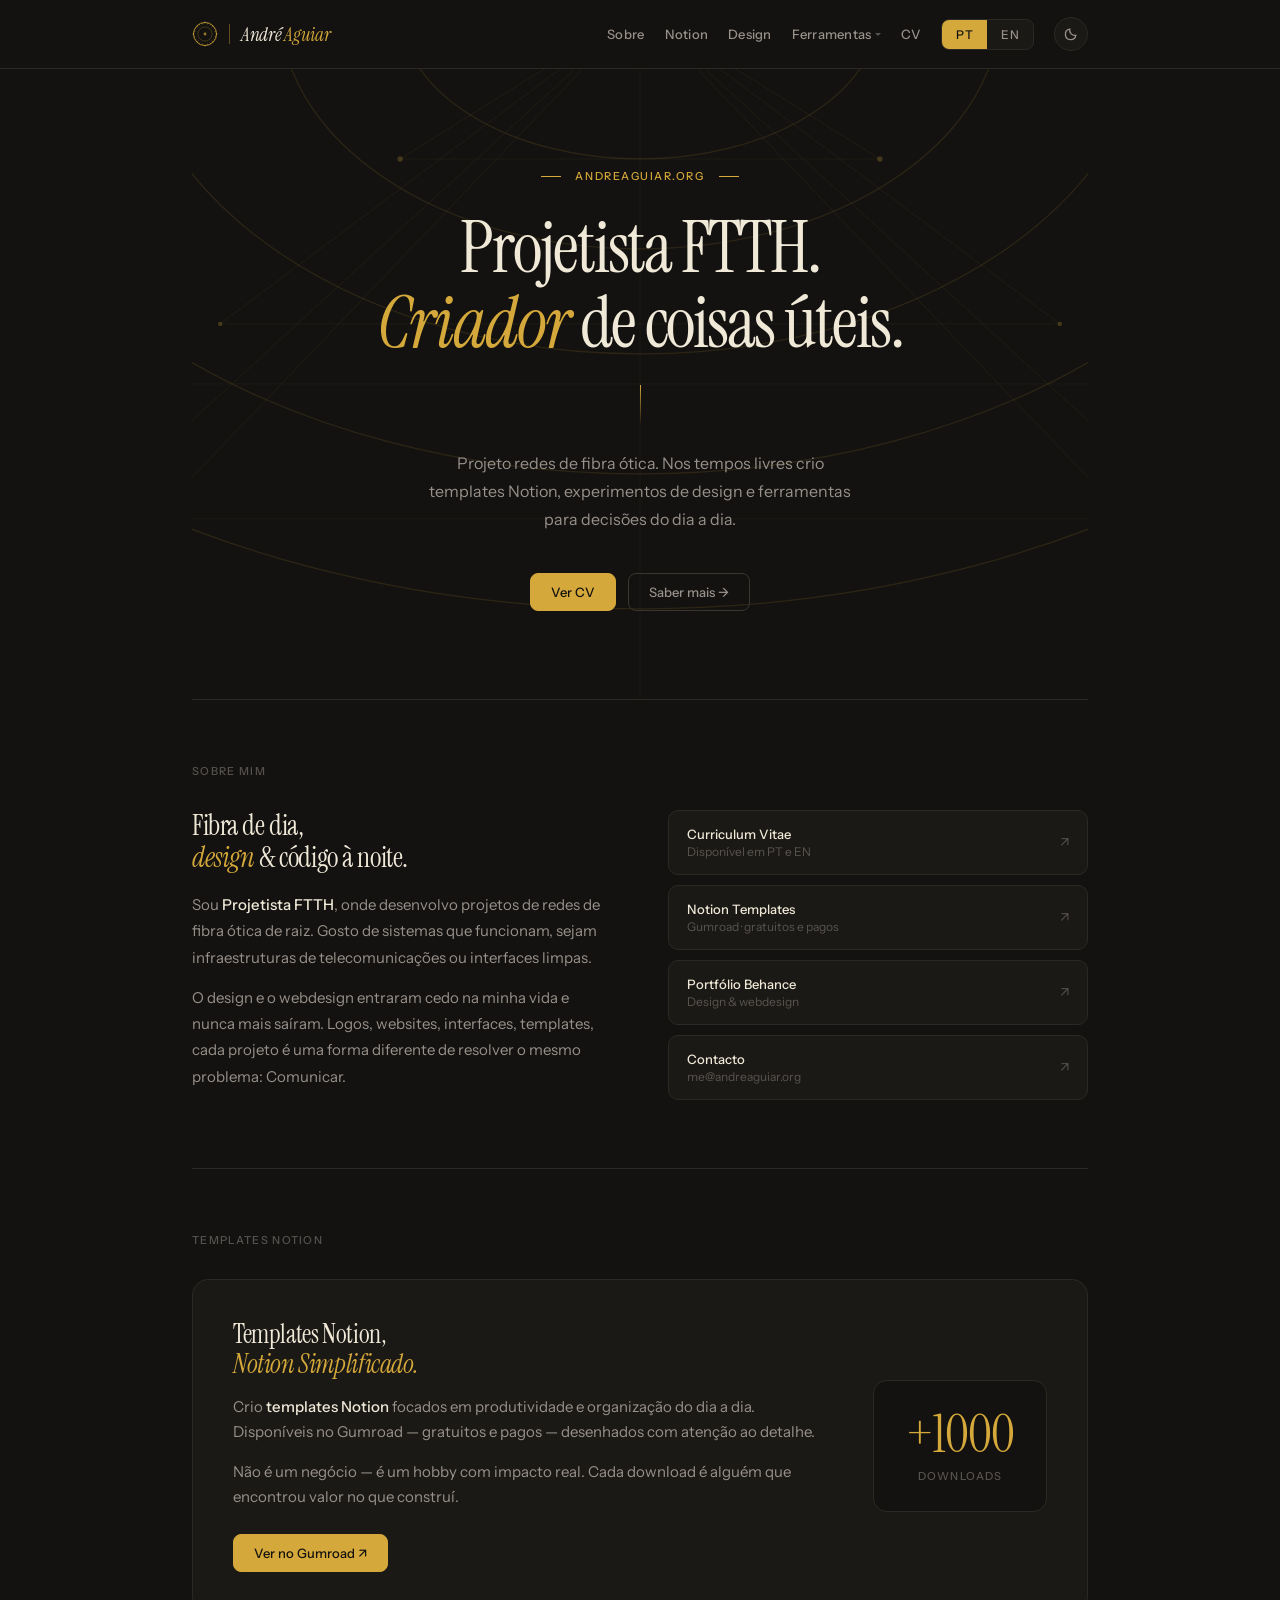
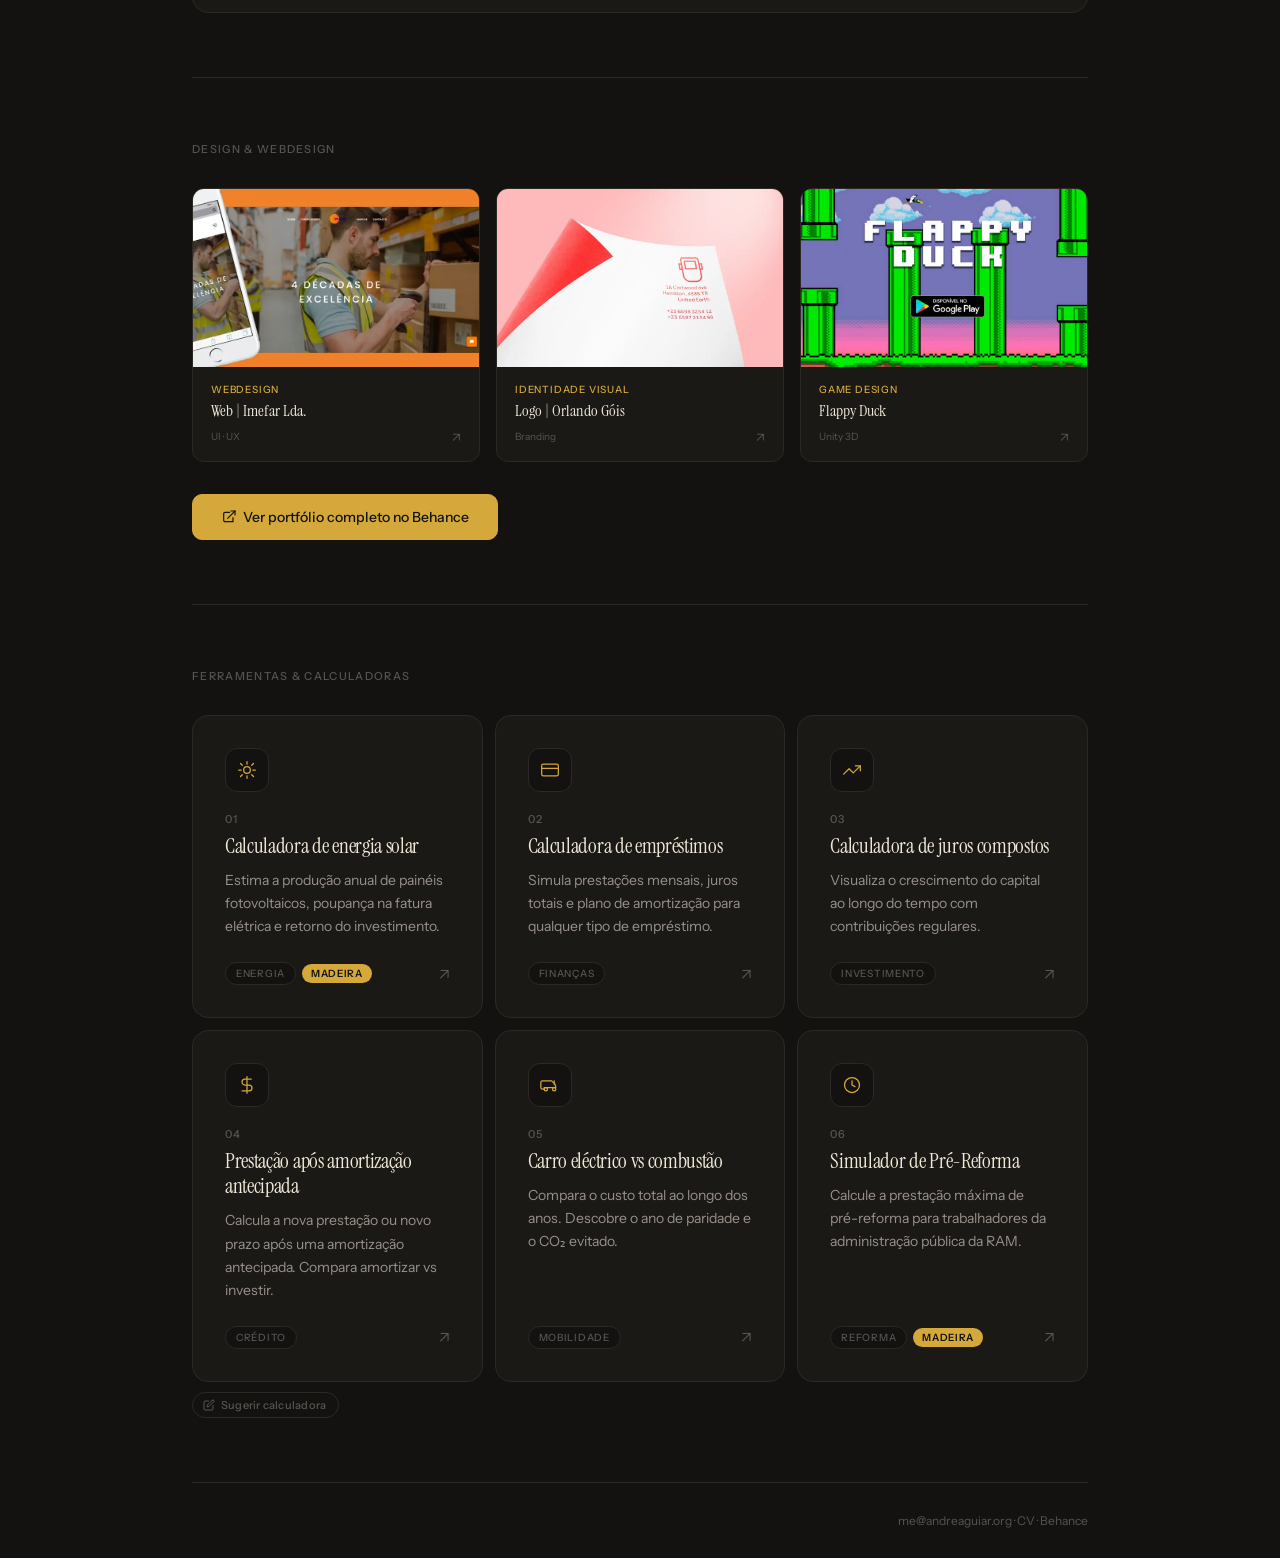
<file: index.html>
<!DOCTYPE html>
<html lang="pt" data-theme="dark" data-lang="pt">
<head>
  <meta charset="UTF-8">
<link rel="icon" href="favicon.png" type="image/png">
  <meta name="viewport" content="width=device-width, initial-scale=1.0">
  <title>André Aguiar</title>
  <meta name="description" content="Projetista FTTH, designer e criador de ferramentas digitais. Ilha da Madeira, Portugal.">
  <!-- Open Graph / Social -->
  <meta property="og:type" content="website">
  <meta property="og:site_name" content="André Aguiar">
  <meta property="og:url" content="https://andreaguiar.org/">
  <meta property="og:title" content="André Aguiar — Projetista FTTH & Designer">
  <meta property="og:description" content="Projetista FTTH, designer e criador de ferramentas digitais. Ilha da Madeira, Portugal.">
  <meta property="og:image" content="https://andreaguiar.org/favicon.png">
  <meta property="og:locale" content="pt_PT">
  <meta name="twitter:card" content="summary">
  <meta name="twitter:title" content="André Aguiar — Projetista FTTH & Designer">
  <meta name="twitter:description" content="Projetista FTTH, designer e criador de ferramentas digitais. Madeira, Portugal.">
  <meta name="twitter:image" content="https://andreaguiar.org/favicon.png">
  <!-- Theme/lang init (prevents flash of unstyled theme) -->
  <script>(function(){var d=document.documentElement;var t=localStorage.getItem('aa-theme')||(matchMedia('(prefers-color-scheme: dark)').matches?'dark':'light');var l=localStorage.getItem('aa-lang')||'pt';d.setAttribute('data-theme',t);d.setAttribute('data-lang',l);d.setAttribute('lang',l)})();</script>
  <link rel="preconnect" href="https://fonts.googleapis.com">
  <link rel="preconnect" href="https://fonts.gstatic.com" crossorigin>
  <link href="https://fonts.googleapis.com/css2?family=Instrument+Serif:ital@0;1&family=Instrument+Sans:wght@400;500&display=swap" rel="stylesheet">
  <style>
    :root {
      --bg:      #f4efe6;
      --surface: #ece6d8;
      --surface2:#e2dace;
      --border:  #d6cfc2;
      --border2: #c5bdb0;
      --text:    #1c2238;
      --muted:   #5c6070;
      --hint:    #9ca2b2;
      --gold:    #b8912a;
    }
    [data-theme="dark"] {
      --bg:      #131210;
      --surface: #1b1916;
      --surface2:#23211d;
      --border:  #2c2924;
      --border2: #3b3730;
      --text:    #f0e9d8;
      --muted:   #98908a;
      --hint:    #585450;
      --gold:    #d4a83a;
    }
    [data-lang="pt"] [lang="en"] { display: none; }
    [data-lang="en"] [lang="pt"] { display: none; }
    *, *::before, *::after { box-sizing: border-box; margin: 0; padding: 0; }
    html { scroll-behavior: smooth; }
    body {
      font-family: 'Instrument Sans', sans-serif;
      background: var(--bg);
      color: var(--text);
      -webkit-font-smoothing: antialiased;
      transition: background .3s, color .3s;
    }
    a { color: inherit; }
    .wrap { max-width: 960px; margin: 0 auto; padding: 0 32px; }
    header {
      border-bottom: 1px solid var(--border);
      position: sticky; top: 0; z-index: 100;
      background: var(--bg); transition: background .3s;
    }
    .topbar { display: flex; align-items: center; justify-content: space-between; padding: 17px 0; }
    .logo { font-family: 'Instrument Serif', serif; font-size: 19px; text-decoration: none; color: var(--text); letter-spacing: -.015em; }
    .logo em { font-style: italic; color: var(--gold); }
    .nav { display: flex; align-items: center; gap: 20px; }
    .nav a { font-size: 13px; font-weight: 500; color: var(--muted); text-decoration: none; letter-spacing: .02em; transition: color .2s; }
    .nav a:hover { color: var(--text); }
    .lang-toggle { display: flex; border: 1px solid var(--border); border-radius: 8px; overflow: hidden; background: var(--surface); }
    .lang-btn { font-size: 12px; font-weight: 500; padding: 7px 14px; background: transparent; border: none; cursor: pointer; color: var(--muted); font-family: 'Instrument Sans', sans-serif; letter-spacing: .04em; transition: background .15s, color .15s; }
    .lang-btn.active { background: var(--gold); color: var(--bg); }
    .lang-btn:not(.active):hover { color: var(--text); }
    .theme-btn { width: 34px; height: 34px; border-radius: 50%; border: 1px solid var(--border); background: var(--surface); cursor: pointer; display: flex; align-items: center; justify-content: center; color: var(--muted); transition: border-color .2s, color .2s; }
    .theme-btn:hover { border-color: var(--border2); color: var(--text); }
    .theme-btn svg { width: 14px; height: 14px; stroke: currentColor; fill: none; stroke-width: 1.5; }
    .i-sun, .i-moon { display: none; }
    [data-theme="light"] .i-sun  { display: block; }
    [data-theme="dark"]  .i-moon { display: block; }
    /* ── LOGO (navbar) ── */
    .logo { display: inline-flex; align-items: center; gap: 11px; text-decoration: none; color: var(--text); flex-shrink: 0; }
    .logo-divider { width: 1px; height: 20px; background: var(--gold); opacity: .4; flex-shrink: 0; }
    .logo-name { font-family: 'Instrument Serif', serif; font-size: 19px; font-style: italic; font-weight: 400; letter-spacing: -.015em; white-space: nowrap; line-height: 1; }
    .logo-name em { font-style: italic; color: var(--gold); }

    .sec { padding: 64px 0; border-bottom: 1px solid var(--border); }
    .sec:last-of-type { border-bottom: none; }
    .sec-label { font-size: 11px; font-weight: 500; letter-spacing: .12em; text-transform: uppercase; color: var(--hint); margin-bottom: 32px; }
    .btn-outline { display: inline-flex; align-items: center; gap: 6px; font-size: 13px; font-weight: 500; padding: 10px 20px; border-radius: 8px; border: 1px solid var(--border2); background: transparent; color: var(--muted); text-decoration: none; font-family: inherit; transition: border-color .2s, color .2s; }
    .btn-outline:hover { border-color: var(--gold); color: var(--gold); }
    .btn-solid { display: inline-flex; align-items: center; gap: 6px; font-size: 13px; font-weight: 500; padding: 10px 20px; border-radius: 8px; border: 1px solid var(--gold); background: var(--gold); color: var(--bg); text-decoration: none; transition: opacity .2s; }
    .btn-solid:hover { opacity: .82; }
    .hero {
      padding: 100px 0 88px;
      border-bottom: 1px solid var(--border);
      position: relative;
      overflow: hidden;
      text-align: center;
    }
    .hero-bg {
      position: absolute; inset: 0;
      width: 100%; height: 100%;
      pointer-events: none; z-index: 0;
    }
    .hero-content { position: relative; z-index: 1; }
    .hero-kicker {
      font-size: 11px; font-weight: 500; letter-spacing: .14em;
      text-transform: uppercase; color: var(--gold);
      margin-bottom: 28px;
      display: flex; align-items: center; justify-content: center; gap: 14px;
      opacity: 0; animation: hFadeUp .6s ease forwards .05s;
    }
    .hero-kicker::before,
    .hero-kicker::after { content: ''; width: 20px; height: 1px; background: var(--gold); }
    .hero h1 {
      font-family: 'Instrument Serif', serif;
      font-size: clamp(42px, 6vw, 72px);
      font-weight: 400; line-height: 1.04;
      letter-spacing: -.028em; color: var(--text);
      max-width: 700px; margin: 0 auto 24px;
      opacity: 0; animation: hFadeUp .75s ease forwards .18s;
    }
    .hero h1 em { font-style: italic; color: var(--gold); }
    .hero-rule {
      width: 1px; height: 40px;
      background: linear-gradient(to bottom, var(--gold), transparent);
      margin: 0 auto 24px;
      opacity: 0; animation: hFadeUp .6s ease forwards .34s;
    }
    .hero-sub {
      font-size: 16px; color: var(--muted); line-height: 1.75;
      max-width: 440px; margin: 0 auto;
      opacity: 0; animation: hFadeUp .75s ease forwards .44s;
    }
    .hero-ctas {
      display: flex; gap: 12px; margin-top: 40px;
      flex-wrap: wrap; justify-content: center;
      opacity: 0; animation: hFadeUp .75s ease forwards .58s;
    }
    @keyframes hFadeUp {
      from { opacity: 0; transform: translateY(16px); }
      to   { opacity: 1; transform: translateY(0); }
    }
    .about-grid { display: grid; grid-template-columns: 1fr 1fr; gap: 56px; align-items: start; }
    .about-left h2 { font-family: 'Instrument Serif', serif; font-size: 28px; font-weight: 400; letter-spacing: -.015em; color: var(--text); line-height: 1.15; margin-bottom: 18px; }
    .about-left h2 em { font-style: italic; color: var(--gold); }
    .about-left p { font-size: 15px; color: var(--muted); line-height: 1.75; margin-bottom: 14px; }
    .about-left p:last-of-type { margin-bottom: 0; }
    .about-left strong { color: var(--text); font-weight: 500; }
    .about-right { display: flex; flex-direction: column; gap: 10px; }
    .link-card { display: flex; align-items: center; justify-content: space-between; padding: 15px 18px; border-radius: 10px; border: 1px solid var(--border); background: var(--surface); text-decoration: none; transition: border-color .2s, background .2s; }
    .link-card:hover { border-color: var(--gold); background: var(--surface2); }
    .lc-title { font-size: 13px; font-weight: 500; color: var(--text); }
    .lc-sub   { font-size: 12px; color: var(--hint); margin-top: 2px; }
    .lc-arrow { font-size: 14px; color: var(--hint); transition: transform .2s, color .2s; }
    .link-card:hover .lc-arrow { transform: translate(2px,-2px); color: var(--gold); }
    .notion-feature { display: grid; grid-template-columns: 1fr auto; gap: 48px; align-items: center; border: 1px solid var(--border); border-radius: 16px; padding: 40px; background: var(--surface); }
    .notion-text h2 { font-family: 'Instrument Serif', serif; font-size: 26px; font-weight: 400; letter-spacing: -.015em; color: var(--text); line-height: 1.15; margin-bottom: 14px; }
    .notion-text h2 em { font-style: italic; color: var(--gold); }
    .notion-text p { font-size: 15px; color: var(--muted); line-height: 1.7; margin-bottom: 14px; }
    .notion-text p:last-of-type { margin-bottom: 0; }
    .notion-text strong { color: var(--text); font-weight: 500; }
    .notion-ctas { display: flex; gap: 10px; margin-top: 24px; flex-wrap: wrap; }
    .notion-badge { display: flex; flex-direction: column; align-items: center; justify-content: center; border: 1px solid var(--border); border-radius: 14px; padding: 28px 32px; background: var(--bg); min-width: 148px; text-align: center; }
    .notion-badge-num { font-family: 'Instrument Serif', serif; font-size: 52px; font-weight: 400; color: var(--gold); line-height: 1; letter-spacing: -.02em; }
    .notion-badge-lbl { font-size: 11px; font-weight: 500; letter-spacing: .1em; text-transform: uppercase; color: var(--hint); margin-top: 8px; }
    .design-grid { display: grid; grid-template-columns: repeat(3,1fr); gap: 16px; }
    .design-card { border: 1px solid var(--border); border-radius: 12px; background: var(--surface); overflow: hidden; text-decoration: none; display: block; transition: border-color .2s, transform .2s; }
    .design-card:hover { border-color: var(--gold); transform: translateY(-2px); }
    .design-img { width: 100%; aspect-ratio: 16/10; overflow: hidden; background: var(--surface2); }
    .design-img img { width: 100%; height: 100%; object-fit: cover; display: block; transition: transform .3s; }
    .design-card:hover .design-img img { transform: scale(1.04); }
    .design-info { padding: 16px 18px; }
    .design-type { font-size: 10px; font-weight: 500; letter-spacing: .08em; text-transform: uppercase; color: var(--gold); margin-bottom: 5px; }
    .design-title { font-family: 'Instrument Serif', serif; font-size: 16px; font-weight: 400; color: var(--text); line-height: 1.2; }
    .design-footer { display: flex; align-items: center; justify-content: space-between; margin-top: 8px; }
    .design-tag { font-size: 10px; color: var(--hint); }
    .design-arrow { font-size: 13px; color: var(--hint); transition: transform .2s, color .2s; }
    .design-card:hover .design-arrow { transform: translate(2px,-2px); color: var(--gold); }
    .behance-link { display: flex; align-items: center; gap: 8px; margin-top: 24px; font-size: 13px; color: var(--muted); text-decoration: none; transition: color .2s; }
    .behance-link:hover { color: var(--gold); }
    /* ── NAV DROPDOWN ── */
    .nav-has-drop { position: relative; display: flex; align-items: center; }
    .nav-drop-trigger { font-size: 13px; font-weight: 500; color: var(--muted); text-decoration: none; letter-spacing: .02em; transition: color .2s; display: inline-flex; align-items: center; gap: 3px; cursor: default; background: none; border: none; padding: 0; font-family: inherit; }
    .nav-drop-trigger::after { content: ''; display: inline-block; width: 0; height: 0; border-left: 3px solid transparent; border-right: 3px solid transparent; border-top: 3.5px solid currentColor; opacity: .5; transition: transform .2s, opacity .2s; margin-top: 1px; }
    .nav-has-drop:hover .nav-drop-trigger, .nav-drop-trigger.is-open { color: var(--text); }
    .nav-drop-trigger.is-open::after { transform: rotate(180deg); opacity: 1; }

    .nav-drop {
      position: fixed;
      width: 376px;
      background: var(--surface);
      border: 1px solid var(--border);
      border-radius: 14px;
      box-shadow: 0 12px 40px rgba(0,0,0,.18), 0 2px 10px rgba(0,0,0,.08);
      padding: 7px;
      display: grid;
      grid-template-columns: 1fr 1fr;
      gap: 3px;
      opacity: 0;
      pointer-events: none;
      transform: translateX(-50%) translateY(-6px);
      transition: opacity .18s ease, transform .18s ease;
      z-index: 999;
    }
    .nav-drop.open { opacity: 1; pointer-events: auto; transform: translateX(-50%) translateY(0); }
    .nd-item { display: flex; align-items: center; gap: 9px; padding: 9px 10px; border-radius: 9px; text-decoration: none; transition: background .15s; }
    .nd-item:not(.nd-maint):hover { background: var(--surface2); }
    .nd-icon { width: 30px; height: 30px; flex-shrink: 0; border-radius: 7px; border: 1px solid var(--border); background: var(--bg); display: flex; align-items: center; justify-content: center; transition: border-color .15s; }
    .nd-item:hover .nd-icon { border-color: var(--gold); }
    .nd-icon svg { width: 13px; height: 13px; stroke: var(--gold); fill: none; stroke-width: 1.6; stroke-linecap: round; stroke-linejoin: round; }
    .nd-body { display: flex; flex-direction: column; gap: 2px; min-width: 0; }
    .nd-name { font-size: 12px; font-weight: 500; color: var(--text); line-height: 1.3; display: block; }
    .nd-tag { font-size: 10px; color: var(--hint); letter-spacing: .05em; text-transform: uppercase; display: block; }
    .nd-maint { opacity: .42; cursor: default; }
    .nd-maint .nd-tag { border: 1px dashed var(--hint); border-radius: 20px; padding: 1px 6px; display: inline-block; margin-top: 1px; }

    .tools-grid { display: grid; grid-template-columns: repeat(auto-fill, minmax(280px,1fr)); gap: 12px; }
    .t-card { background: var(--surface); border: 1px solid var(--border); border-radius: 16px; padding: 32px; display: flex; flex-direction: column; text-decoration: none; transition: border-color .2s, background .2s, transform .2s; }
    .t-card:hover { border-color: var(--gold); background: var(--surface2); transform: translateY(-3px); }
    .t-icon { width: 44px; height: 44px; border-radius: 12px; border: 1px solid var(--border); background: var(--bg); display: flex; align-items: center; justify-content: center; margin-bottom: 20px; flex-shrink: 0; transition: border-color .2s; }
    .t-icon svg { width: 20px; height: 20px; stroke: var(--gold); fill: none; stroke-width: 1.5; stroke-linecap: round; stroke-linejoin: round; }
    .t-card:hover .t-icon { border-color: var(--gold); }
    .t-num { font-size: 11px; color: var(--hint); font-weight: 500; letter-spacing: .1em; margin-bottom: 8px; }
    .t-card h3 { font-family: 'Instrument Serif', serif; font-size: 21px; font-weight: 400; color: var(--text); line-height: 1.2; letter-spacing: -.015em; margin-bottom: 10px; }
    .t-card p { font-size: 14px; color: var(--muted); line-height: 1.65; flex: 1; margin-bottom: 24px; }
    .t-foot { display: flex; align-items: center; justify-content: space-between; margin-top: auto; }
    .t-tag { font-size: 10px; font-weight: 500; padding: 4px 10px; border-radius: 20px; background: var(--bg); color: var(--hint); text-transform: uppercase; letter-spacing: .07em; border: 1px solid var(--border); }
    .t-arrow { font-size: 16px; color: var(--hint); transition: transform .2s, color .2s; }
    .t-card:hover .t-arrow { transform: translate(3px,-3px); color: var(--gold); }
    .t-card.soon { pointer-events: none; opacity: .72; }
    .t-card.soon:hover { border-color: var(--border); background: var(--surface); transform: none; }
    .t-card.manutencao { pointer-events: none; opacity: .6; }
    .t-card.manutencao:hover { border-color: var(--border); background: var(--surface); transform: none; }
    .t-badge-manut { font-size: 10px; font-weight: 600; padding: 4px 10px; border-radius: 20px; background: var(--bg); color: var(--hint); text-transform: uppercase; letter-spacing: .07em; border: 1px dashed var(--hint); display: flex; align-items: center; gap: 5px; }
    .t-badge-manut::before { content: ''; display: inline-block; width: 6px; height: 6px; border-radius: 50%; background: var(--hint); animation: blink 1.4s ease-in-out infinite; }
    @keyframes blink { 0%,100%{opacity:1} 50%{opacity:.3} }
    .t-badge-ram { font-size: 10px; font-weight: 600; padding: 3px 9px; border-radius: 20px; background: var(--gold); color: var(--bg); text-transform: uppercase; letter-spacing: .07em; flex-shrink: 0; }
    .t-foot-tags { display: flex; gap: 6px; align-items: center; flex-wrap: wrap; }
    /* ── SUGGEST BOX ── */
    .suggest-trigger-wrap { margin-top: 10px; }
    .suggest-trigger { display: inline-flex; align-items: center; gap: 6px; padding: 5px 12px 5px 10px; border: 1px solid var(--border); border-radius: 20px; background: transparent; font-family: 'Instrument Sans', sans-serif; font-size: 11px; font-weight: 500; color: var(--hint); cursor: pointer; transition: border-color .2s, color .2s; letter-spacing: .02em; }
    .suggest-trigger:hover { border-color: var(--gold); color: var(--gold); }
    .suggest-expand { overflow: hidden; max-height: 0; transition: max-height .4s cubic-bezier(.4,0,.2,1), opacity .3s; opacity: 0; pointer-events: none; }
    .suggest-expand.open { max-height: 500px; opacity: 1; pointer-events: auto; }
    .suggest-inner { padding-top: 14px; }
    .suggest-textarea { width: 100%; min-height: 100px; padding: 12px 14px; font-family: 'Instrument Sans', sans-serif; font-size: 14px; color: var(--text); background: var(--surface); border: 1px solid var(--border2); border-radius: 10px; resize: none; outline: none; transition: border-color .2s; line-height: 1.6; }
    .suggest-textarea:focus { border-color: var(--gold); }
    .suggest-textarea::placeholder { color: var(--hint); }
    .suggest-footer { display: flex; align-items: center; justify-content: space-between; margin-top: 10px; flex-wrap: wrap; gap: 8px; }
    .suggest-feedback { font-size: 12.5px; }
    .suggest-feedback.ok  { color: #4caf7d; }
    .suggest-feedback.err { color: #c0392b; }
    .suggest-btn { display: inline-flex; align-items: center; gap: 7px; padding: 9px 20px; background: var(--gold); color: var(--bg); border: none; border-radius: 8px; font-family: 'Instrument Sans', sans-serif; font-size: 13px; font-weight: 500; cursor: pointer; transition: opacity .2s; }
    .suggest-btn:hover { opacity: .82; }
    .suggest-btn:disabled { opacity: .5; cursor: default; }
    .t-soon {
      display: inline-flex; align-items: center; gap: 5px;
      font-size: 10px; font-weight: 500; letter-spacing: .1em; text-transform: uppercase;
      color: var(--gold); background: transparent;
      border: 1px solid var(--gold); border-radius: 20px;
      padding: 3px 10px; margin-bottom: 10px;
    }
    footer { border-top: 1px solid var(--border); padding: 30px 0; display: flex; align-items: center; justify-content: space-between; flex-wrap: wrap; gap: 12px; }
    .f-left { display: flex; align-items: center; gap: 8px; }
    .dot { width: 7px; height: 7px; border-radius: 50%; background: #4caf7d; }
    footer p { font-size: 12px; color: var(--hint); }
    footer a { color: var(--hint); text-decoration: none; transition: color .2s; }
    footer a:hover { color: var(--muted); }
    @media (max-width: 720px) {
      .wrap { padding: 0 20px; }
      .hero { padding: 64px 0 52px; }
      .about-grid { grid-template-columns: 1fr; gap: 36px; }
      .notion-feature { grid-template-columns: 1fr; gap: 28px; padding: 28px; }
      .design-grid { grid-template-columns: 1fr 1fr; }
      .nav a { display: none; }
      .lang-toggle, .theme-btn { display: flex; }
    }
    @media (max-width: 480px) {
      .design-grid { grid-template-columns: 1fr; }
    }
  </style>
</head>
<body>
<header>
  <div class="wrap">
    <nav class="topbar">
      <a class="logo" href="#">
        <svg width="26" height="26" viewBox="0 0 44 44" fill="none" color="var(--gold)" aria-hidden="true">
          <circle cx="22" cy="22" r="19.5" stroke="currentColor" stroke-width="1.4"/>
          <circle cx="22" cy="22" r="12" stroke="currentColor" stroke-width="0.85" opacity=".5"/>
          <circle cx="22" cy="22" r="2.4" fill="currentColor" opacity=".7"/>
          <polygon points="22,0.5 23.5,4 22,2.8 20.5,4" fill="currentColor"/>
          <polygon points="22,43.5 20.5,40 22,41.2 23.5,40" fill="currentColor"/>
          <polygon points="43.5,22 40,20.5 41.2,22 40,23.5" fill="currentColor"/>
          <polygon points="0.5,22 4,23.5 2.8,22 4,20.5" fill="currentColor"/>
          <g stroke="currentColor" opacity=".7">
            <line x1="22" y1="2.5" x2="22" y2="5.2" stroke-width="0.85" transform="rotate(15 22 22)"/>
            <line x1="22" y1="2.5" x2="22" y2="5.2" stroke-width="0.85" transform="rotate(30 22 22)"/>
            <line x1="22" y1="2.5" x2="22" y2="6.2" stroke-width="1.1"  transform="rotate(45 22 22)"/>
            <line x1="22" y1="2.5" x2="22" y2="5.2" stroke-width="0.85" transform="rotate(60 22 22)"/>
            <line x1="22" y1="2.5" x2="22" y2="5.2" stroke-width="0.85" transform="rotate(75 22 22)"/>
            <line x1="22" y1="2.5" x2="22" y2="5.2" stroke-width="0.85" transform="rotate(105 22 22)"/>
            <line x1="22" y1="2.5" x2="22" y2="5.2" stroke-width="0.85" transform="rotate(120 22 22)"/>
            <line x1="22" y1="2.5" x2="22" y2="6.2" stroke-width="1.1"  transform="rotate(135 22 22)"/>
            <line x1="22" y1="2.5" x2="22" y2="5.2" stroke-width="0.85" transform="rotate(150 22 22)"/>
            <line x1="22" y1="2.5" x2="22" y2="5.2" stroke-width="0.85" transform="rotate(165 22 22)"/>
            <line x1="22" y1="2.5" x2="22" y2="5.2" stroke-width="0.85" transform="rotate(195 22 22)"/>
            <line x1="22" y1="2.5" x2="22" y2="5.2" stroke-width="0.85" transform="rotate(210 22 22)"/>
            <line x1="22" y1="2.5" x2="22" y2="6.2" stroke-width="1.1"  transform="rotate(225 22 22)"/>
            <line x1="22" y1="2.5" x2="22" y2="5.2" stroke-width="0.85" transform="rotate(240 22 22)"/>
            <line x1="22" y1="2.5" x2="22" y2="5.2" stroke-width="0.85" transform="rotate(255 22 22)"/>
            <line x1="22" y1="2.5" x2="22" y2="5.2" stroke-width="0.85" transform="rotate(285 22 22)"/>
            <line x1="22" y1="2.5" x2="22" y2="5.2" stroke-width="0.85" transform="rotate(300 22 22)"/>
            <line x1="22" y1="2.5" x2="22" y2="6.2" stroke-width="1.1"  transform="rotate(315 22 22)"/>
            <line x1="22" y1="2.5" x2="22" y2="5.2" stroke-width="0.85" transform="rotate(330 22 22)"/>
            <line x1="22" y1="2.5" x2="22" y2="5.2" stroke-width="0.85" transform="rotate(345 22 22)"/>
          </g>
        </svg>
        <div class="logo-divider"></div>
        <span class="logo-name">André <em>Aguiar</em></span>
      </a>
      <div class="nav">
        <a lang="pt" href="#sobre">Sobre</a>
        <a lang="en" href="#sobre">About</a>
        <a href="#notion">Notion</a>
        <a href="#design">Design</a>
        <div class="nav-has-drop" id="navHasDrop">
          <button class="nav-drop-trigger" lang="pt" id="ndTriggerPT">Ferramentas</button>
          <button class="nav-drop-trigger" lang="en" id="ndTriggerEN">Tools</button>
        </div>
        <a href="cv.html">CV</a>
        <div class="lang-toggle">
          <button class="lang-btn active" id="btnPT">PT</button>
          <button class="lang-btn" id="btnEN">EN</button>
        </div>
        <button class="theme-btn" id="themeBtn" aria-label="Alternar tema">
          <svg class="i-sun" viewBox="0 0 16 16"><circle cx="8" cy="8" r="3"/><line x1="8" y1="1" x2="8" y2="2.5"/><line x1="8" y1="13.5" x2="8" y2="15"/><line x1="1" y1="8" x2="2.5" y2="8"/><line x1="13.5" y1="8" x2="15" y2="8"/><line x1="3.05" y1="3.05" x2="4.1" y2="4.1"/><line x1="11.9" y1="11.9" x2="12.95" y2="12.95"/><line x1="12.95" y1="3.05" x2="11.9" y2="4.1"/><line x1="4.1" y1="11.9" x2="3.05" y2="12.95"/></svg>
          <svg class="i-moon" viewBox="0 0 16 16"><path d="M13.5 9.5A6 6 0 0 1 6.5 2.5a6 6 0 1 0 7 7z"/></svg>
        </button>
      </div>
    </nav>
  </div>
</header>

<main>
<div class="wrap">
  <section class="hero">
    <svg class="hero-bg" viewBox="0 0 960 420" preserveAspectRatio="xMidYMid slice" aria-hidden="true" fill="none">
      <g opacity=".13" stroke="var(--gold)" stroke-width=".8">
        <ellipse cx="480" cy="-40" rx="160" ry="100"/>
        <ellipse cx="480" cy="-40" rx="240" ry="160"/>
        <ellipse cx="480" cy="-40" rx="340" ry="230"/>
        <ellipse cx="480" cy="-40" rx="460" ry="310"/>
        <ellipse cx="480" cy="-40" rx="600" ry="400"/>
      </g>
      <line x1="480" y1="0" x2="480" y2="420" stroke="var(--gold)" stroke-width=".5" opacity=".07"/>
      <line x1="0" y1="210" x2="960" y2="210" stroke="var(--gold)" stroke-width=".5" opacity=".07"/>
      <g fill="var(--gold)" opacity=".25">
        <circle cx="480" cy="-40" r="2.5"/>
        <circle cx="320" cy="60"  r="1.8"/>
        <circle cx="640" cy="60"  r="1.8"/>
        <circle cx="200" cy="170" r="1.5"/>
        <circle cx="760" cy="170" r="1.5"/>
        <circle cx="110" cy="300" r="1.3"/>
        <circle cx="850" cy="300" r="1.3"/>
      </g>
      <g stroke="var(--gold)" stroke-width=".5" opacity=".09">
        <line x1="480" y1="-40" x2="320" y2="60"/>
        <line x1="480" y1="-40" x2="640" y2="60"/>
        <line x1="480" y1="-40" x2="200" y2="170"/>
        <line x1="480" y1="-40" x2="760" y2="170"/>
        <line x1="480" y1="-40" x2="110" y2="300"/>
        <line x1="480" y1="-40" x2="850" y2="300"/>
        <line x1="480" y1="-40" x2="40"  y2="420"/>
        <line x1="480" y1="-40" x2="920" y2="420"/>
      </g>
      <g stroke="var(--gold)" stroke-width=".5" opacity=".07">
        <line x1="320" y1="60"  x2="640" y2="60"/>
        <line x1="200" y1="170" x2="760" y2="170"/>
        <line x1="110" y1="300" x2="850" y2="300"/>
      </g>
      <g stroke="var(--gold)" stroke-width=".7" opacity=".12">
        <path d="M0 40 L0 0 L40 0"/>
        <path d="M960 40 L960 0 L920 0"/>
        <path d="M0 380 L0 420 L40 420"/>
        <path d="M960 380 L960 420 L920 420"/>
      </g>
    </svg>
    <div class="hero-content">
      <p class="hero-kicker">andreaguiar.org</p>
      <h1>
        <span lang="pt">Projetista FTTH.<br><em>Criador</em> de coisas úteis.</span>
        <span lang="en">FTTH Designer.<br><em>Builder</em> of useful things.</span>
      </h1>
      <div class="hero-rule"></div>
      <p class="hero-sub" lang="pt">Projeto redes de fibra ótica. Nos tempos livres crio templates Notion, experimentos de design e ferramentas para decisões do dia a dia.</p>
      <p class="hero-sub" lang="en">I design fibre optic networks. In my spare time I build Notion templates, design experiments and tools for everyday decisions.</p>
      <div class="hero-ctas">
        <a class="btn-solid" href="cv.html"><span lang="pt">Ver CV</span><span lang="en">View CV</span></a>
        <a class="btn-outline" href="#sobre"><span lang="pt">Saber mais →</span><span lang="en">Learn more →</span></a>
      </div>
    </div>
  </section>
  <section class="sec" id="sobre">
    <p class="sec-label" lang="pt">sobre mim</p>
    <p class="sec-label" lang="en">about</p>
    <div class="about-grid">
      <div class="about-left">
        <h2>
          <span lang="pt">Fibra de dia,<br><em>design</em> &amp; código à noite.</span>
          <span lang="en">Fibre by day,<br><em>design</em> &amp; code by night.</span>
        </h2>
        <p lang="pt">Sou <strong>Projetista FTTH</strong>, onde desenvolvo projetos de redes de fibra ótica de raiz. Gosto de sistemas que funcionam, sejam infraestruturas de telecomunicações ou interfaces limpas.</p>
        <p lang="en">I'm an <strong>FTTH Designer</strong>, developing fibre optic network projects from scratch. I like systems that work, whether that's telecom infrastructure or clean interfaces.</p>
        <p lang="pt">O design e o webdesign entraram cedo na minha vida e nunca mais saíram. Logos, websites, interfaces, templates, cada projeto é uma forma diferente de resolver o mesmo problema: Comunicar.</p>
        <p lang="en">Design and webdesign came into my life early and never left. Logos, websites, interfaces, templates — each project is a different way of solving the same problem: Communicate.</p>
      </div>
      <div class="about-right">
        <a class="link-card" href="cv.html">
          <div><div class="lc-title">Curriculum Vitae</div><div class="lc-sub" lang="pt">Disponível em PT e EN</div><div class="lc-sub" lang="en">Available in PT and EN</div></div>
          <span class="lc-arrow">↗</span>
        </a>
        <a class="link-card" href="https://andre1aguiar.gumroad.com/" target="_blank" rel="noopener">
          <div><div class="lc-title">Notion Templates</div><div class="lc-sub" lang="pt">Gumroad · gratuitos e pagos</div><div class="lc-sub" lang="en">Gumroad · free &amp; paid</div></div>
          <span class="lc-arrow">↗</span>
        </a>
        <a class="link-card" href="https://www.behance.net/andreaguiar007" target="_blank" rel="noopener">
          <div><div class="lc-title" lang="pt">Portfólio Behance</div><div class="lc-title" lang="en">Behance Portfolio</div><div class="lc-sub">Design &amp; webdesign</div></div>
          <span class="lc-arrow">↗</span>
        </a>
        <a class="link-card" href="mailto:me@andreaguiar.org">
          <div><div class="lc-title" lang="pt">Contacto</div><div class="lc-title" lang="en">Contact</div><div class="lc-sub">me@andreaguiar.org</div></div>
          <span class="lc-arrow">↗</span>
        </a>
      </div>
    </div>
  </section>
  <section class="sec" id="notion">
    <p class="sec-label" lang="pt">templates notion</p>
    <p class="sec-label" lang="en">notion templates</p>
    <div class="notion-feature">
      <div class="notion-text">
        <h2><span lang="pt">Templates Notion,<br><em>Notion Simplificado.</em></span><span lang="en">Personal organisation,<br><em>simplified.</em></span></h2>
        <p lang="pt">Crio <strong>templates Notion</strong> focados em produtividade e organização do dia a dia. Disponíveis no Gumroad — gratuitos e pagos — desenhados com atenção ao detalhe.</p>
        <p lang="en">I build <strong>Notion templates</strong> focused on productivity and day-to-day organisation. Available on Gumroad — free and paid — designed with care.</p>
        <p lang="pt">Não é um negócio — é um hobby com impacto real. Cada download é alguém que encontrou valor no que construí.</p>
        <p lang="en">Not a business — a hobby with real impact. Every download is someone who found value in what I built.</p>
        <div class="notion-ctas">
          <a class="btn-solid" href="https://andre1aguiar.gumroad.com/" target="_blank" rel="noopener"><span lang="pt">Ver no Gumroad ↗</span><span lang="en">View on Gumroad ↗</span></a>
        </div>
      </div>
      <div class="notion-badge">
        <div class="notion-badge-num">+1000</div>
        <div class="notion-badge-lbl">downloads</div>
      </div>
    </div>
  </section>
  <section class="sec" id="design">
    <p class="sec-label">design &amp; webdesign</p>
    <div class="design-grid">
      <a class="design-card" href="https://www.behance.net/gallery/81604955/Web-Imefar-Lda" target="_blank" rel="noopener">
        <div class="design-img"><img src="[data-uri]" alt="Web design Imefar Lda." loading="lazy"></div>
        <div class="design-info">
          <div class="design-type">Webdesign</div>
          <div class="design-title">Web | Imefar Lda.</div>
          <div class="design-footer"><span class="design-tag">UI · UX</span><span class="design-arrow">↗</span></div>
        </div>
      </a>
      <a class="design-card" href="https://www.behance.net/gallery/69908757/Logo-Orlando-Gois-Serralharia-e-Canalizacoes" target="_blank" rel="noopener">
        <div class="design-img"><img src="[data-uri]" alt="Logo Orlando Góis" loading="lazy"></div>
        <div class="design-info">
          <div class="design-type" lang="pt">Identidade visual</div>
          <div class="design-type" lang="en">Brand identity</div>
          <div class="design-title">Logo | Orlando Góis</div>
          <div class="design-footer"><span class="design-tag">Branding</span><span class="design-arrow">↗</span></div>
        </div>
      </a>
      <a class="design-card" href="https://www.behance.net/gallery/75807887/Game-Design-Flappy-Duck" target="_blank" rel="noopener">
        <div class="design-img"><img src="[data-uri]" alt="Game Design Flappy Duck" loading="lazy"></div>
        <div class="design-info">
          <div class="design-type">Game design</div>
          <div class="design-title">Flappy Duck</div>
          <div class="design-footer"><span class="design-tag">Unity 3D</span><span class="design-arrow">↗</span></div>
        </div>
      </a>
    </div>
    <div style="margin-top:32px;">
      <a class="btn-solid" href="https://www.behance.net/andreaguiar007" target="_blank" rel="noopener" style="font-size:14px;padding:13px 28px;border-radius:10px;">
        <svg width="16" height="16" viewBox="0 0 24 24" fill="none" stroke="currentColor" stroke-width="1.8" stroke-linecap="round" stroke-linejoin="round"><path d="M18 13v6m0 0H6a2 2 0 0 1-2-2V7a2 2 0 0 1 2-2h7"/><polyline points="15 3 21 3 21 9"/><line x1="10" y1="14" x2="21" y2="3"/></svg>
        <span lang="pt">Ver portfólio completo no Behance</span>
        <span lang="en">View full portfolio on Behance</span>
      </a>
    </div>
  </section>
  <section class="sec" id="ferramentas">
    <p class="sec-label" lang="pt">ferramentas &amp; calculadoras</p>
    <p class="sec-label" lang="en">tools &amp; calculators</p>
    <div class="tools-grid">

      <a class="t-card" href="solar.html">
        <div class="t-icon"><svg viewBox="0 0 24 24"><circle cx="12" cy="12" r="4"/><line x1="12" y1="2" x2="12" y2="5"/><line x1="12" y1="19" x2="12" y2="22"/><line x1="4.22" y1="4.22" x2="6.34" y2="6.34"/><line x1="17.66" y1="17.66" x2="19.78" y2="19.78"/><line x1="2" y1="12" x2="5" y2="12"/><line x1="19" y1="12" x2="22" y2="12"/><line x1="4.22" y1="19.78" x2="6.34" y2="17.66"/><line x1="17.66" y1="6.34" x2="19.78" y2="4.22"/></svg></div>
        <span class="t-num">01</span>
        <h3 lang="pt">Calculadora de energia solar</h3>
        <h3 lang="en">Solar energy calculator</h3>
        <p lang="pt">Estima a produção anual de painéis fotovoltaicos, poupança na fatura elétrica e retorno do investimento.</p>
        <p lang="en">Estimates annual panel output, electricity bill savings and return on investment.</p>
        <div class="t-foot"><div class="t-foot-tags"><span class="t-tag" lang="pt">energia</span><span class="t-tag" lang="en">energy</span><span class="t-badge-ram" title="Específico para a Região Autónoma da Madeira">Madeira</span></div><span class="t-arrow">↗</span></div>
      </a>

      <a class="t-card" href="emprestimos.html">
        <div class="t-icon"><svg viewBox="0 0 24 24"><rect x="2" y="5" width="20" height="14" rx="2"/><line x1="2" y1="10" x2="22" y2="10"/></svg></div>
        <span class="t-num">02</span>
        <h3 lang="pt">Calculadora de empréstimos</h3>
        <h3 lang="en">Loan calculator</h3>
        <p lang="pt">Simula prestações mensais, juros totais e plano de amortização para qualquer tipo de empréstimo.</p>
        <p lang="en">Simulates monthly payments, total interest and amortisation plan for any type of loan.</p>
        <div class="t-foot"><span class="t-tag" lang="pt">finanças</span><span class="t-tag" lang="en">finance</span><span class="t-arrow">↗</span></div>
      </a>

      <a class="t-card" href="juros-compostos.html">
        <div class="t-icon"><svg viewBox="0 0 24 24"><polyline points="22 7 13.5 15.5 8.5 10.5 2 17"/><polyline points="16 7 22 7 22 13"/></svg></div>
        <span class="t-num">03</span>
        <h3 lang="pt">Calculadora de juros compostos</h3>
        <h3 lang="en">Compound interest calculator</h3>
        <p lang="pt">Visualiza o crescimento do capital ao longo do tempo com contribuições regulares.</p>
        <p lang="en">Visualises capital growth over time with regular contributions.</p>
        <div class="t-foot"><span class="t-tag" lang="pt">investimento</span><span class="t-tag" lang="en">investment</span><span class="t-arrow">↗</span></div>
      </a>

      <a class="t-card" href="amortizacao.html">
        <div class="t-icon"><svg viewBox="0 0 24 24"><path d="M12 2v20M17 5H9.5a3.5 3.5 0 1 0 0 7h5a3.5 3.5 0 1 1 0 7H6"/></svg></div>
        <span class="t-num">04</span>
        <h3 lang="pt">Prestação após amortização antecipada</h3>
        <h3 lang="en">Payment after early repayment</h3>
        <p lang="pt">Calcula a nova prestação ou novo prazo após uma amortização antecipada. Compara amortizar vs investir.</p>
        <p lang="en">Calculates the new payment or new term after early repayment. Compares prepaying vs investing.</p>
        <div class="t-foot"><span class="t-tag" lang="pt">crédito</span><span class="t-tag" lang="en">credit</span><span class="t-arrow">↗</span></div>
      </a>

      <a class="t-card" href="eletrico-vs-combustao.html">
        <div class="t-icon"><svg viewBox="0 0 24 24"><path d="M5 17H3a2 2 0 0 1-2-2V9a2 2 0 0 1 2-2h11l4 4 1 4H5z"/><circle cx="7" cy="17" r="2"/><circle cx="17" cy="17" r="2"/><path d="M17 11V7"/></svg></div>
        <span class="t-num">05</span>
        <h3 lang="pt">Carro eléctrico vs combustão</h3>
        <h3 lang="en">Electric vs combustion car</h3>
        <p lang="pt">Compara o custo total ao longo dos anos. Descobre o ano de paridade e o CO₂ evitado.</p>
        <p lang="en">Compares total cost over the years. Discover the parity year and CO₂ avoided.</p>
        <div class="t-foot"><span class="t-tag" lang="pt">mobilidade</span><span class="t-tag" lang="en">mobility</span><span class="t-arrow">↗</span></div>
      </a>

      <a class="t-card" href="pre-reforma.html">
        <div class="t-icon"><svg viewBox="0 0 24 24" fill="none" stroke="currentColor" stroke-width="1.5" stroke-linecap="round" stroke-linejoin="round"><circle cx="12" cy="12" r="9"/><polyline points="12 7 12 12 15.5 14"/></svg></div>
        <span class="t-num">06</span>
        <h3 lang="pt">Simulador de Pré-Reforma</h3>
        <h3 lang="en">Pre-Retirement Simulator</h3>
        <p lang="pt">Calcule a prestação máxima de pré-reforma para trabalhadores da administração pública da RAM.</p>
        <p lang="en">Calculate the maximum pre-retirement allowance for RAM public administration workers.</p>
        <div class="t-foot"><div class="t-foot-tags"><span class="t-tag" lang="pt">reforma</span><span class="t-tag" lang="en">retirement</span><span class="t-badge-ram" title="Específico para a Região Autónoma da Madeira">Madeira</span></div><span class="t-arrow">↗</span></div>
      </a>

    </div>

    <div class="suggest-trigger-wrap">
      <button class="suggest-trigger" onclick="toggleSuggest()" id="suggestTrigger" aria-expanded="false" aria-controls="suggestExpand">
        <svg width="12" height="12" viewBox="0 0 24 24" fill="none" stroke="currentColor" stroke-width="2" stroke-linecap="round" stroke-linejoin="round" aria-hidden="true"><path d="M11 4H4a2 2 0 0 0-2 2v14a2 2 0 0 0 2 2h14a2 2 0 0 0 2-2v-7"/><path d="M18.5 2.5a2.121 2.121 0 0 1 3 3L12 15l-4 1 1-4 9.5-9.5z"/></svg>
        <span lang="pt">Sugerir calculadora</span>
        <span lang="en">Suggest a calculator</span>
      </button>
    </div>

    <div class="suggest-expand" id="suggestExpand">
      <div class="suggest-inner">
        <textarea class="suggest-textarea" id="suggestText" placeholder="Ex: &quot;Uma calculadora de IRS para trabalhadores independentes na Madeira&quot;..." rows="4"></textarea>
        <div class="suggest-footer">
          <span class="suggest-feedback" id="suggestFeedback"></span>
          <button class="suggest-btn" id="suggestBtn" onclick="enviarSugestao()">
            <svg width="13" height="13" viewBox="0 0 24 24" fill="none" stroke="currentColor" stroke-width="1.8" stroke-linecap="round" stroke-linejoin="round"><line x1="22" y1="2" x2="11" y2="13"/><polygon points="22 2 15 22 11 13 2 9 22 2"/></svg>
            <span lang="pt">Enviar sugestão</span>
            <span lang="en">Send suggestion</span>
          </button>
        </div>
      </div>
    </div>

  </section>

</div>
</main>

<div class="wrap">
  <footer>
    <div class="f-left"></div>
    <p><a href="mailto:me@andreaguiar.org">me@andreaguiar.org</a> · <a href="cv.html">CV</a> · <a href="https://www.behance.net/andreaguiar007" target="_blank" rel="noopener">Behance</a></p>
  </footer>
</div>

<!-- NAV DROPDOWN PANEL -->
<div class="nav-drop" id="navDrop" role="menu">

  <a class="nd-item" href="solar.html">
    <span class="nd-icon"><svg viewBox="0 0 24 24"><circle cx="12" cy="12" r="4"/><line x1="12" y1="2" x2="12" y2="5"/><line x1="12" y1="19" x2="12" y2="22"/><line x1="4.22" y1="4.22" x2="6.34" y2="6.34"/><line x1="17.66" y1="17.66" x2="19.78" y2="19.78"/><line x1="2" y1="12" x2="5" y2="12"/><line x1="19" y1="12" x2="22" y2="12"/><line x1="4.22" y1="19.78" x2="6.34" y2="17.66"/><line x1="17.66" y1="6.34" x2="19.78" y2="4.22"/></svg></span>
    <span class="nd-body">
      <span class="nd-name" lang="pt">Energia solar</span>
      <span class="nd-name" lang="en">Solar energy</span>
      <span class="nd-tag" lang="pt">energia</span>
      <span class="nd-tag" lang="en">energy</span>
    </span>
  </a>

  <a class="nd-item" href="emprestimos.html">
    <span class="nd-icon"><svg viewBox="0 0 24 24"><rect x="2" y="5" width="20" height="14" rx="2"/><line x1="2" y1="10" x2="22" y2="10"/></svg></span>
    <span class="nd-body">
      <span class="nd-name" lang="pt">Empréstimos</span>
      <span class="nd-name" lang="en">Loan calculator</span>
      <span class="nd-tag" lang="pt">finanças</span>
      <span class="nd-tag" lang="en">finance</span>
    </span>
  </a>

  <a class="nd-item" href="juros-compostos.html">
    <span class="nd-icon"><svg viewBox="0 0 24 24"><polyline points="22 7 13.5 15.5 8.5 10.5 2 17"/><polyline points="16 7 22 7 22 13"/></svg></span>
    <span class="nd-body">
      <span class="nd-name" lang="pt">Juros compostos</span>
      <span class="nd-name" lang="en">Compound interest</span>
      <span class="nd-tag" lang="pt">investimento</span>
      <span class="nd-tag" lang="en">investment</span>
    </span>
  </a>

  <a class="nd-item" href="amortizacao.html">
    <span class="nd-icon"><svg viewBox="0 0 24 24"><path d="M12 2v20M17 5H9.5a3.5 3.5 0 1 0 0 7h5a3.5 3.5 0 1 1 0 7H6"/></svg></span>
    <span class="nd-body">
      <span class="nd-name" lang="pt">Amortização antecipada</span>
      <span class="nd-name" lang="en">Early repayment</span>
      <span class="nd-tag" lang="pt">crédito</span>
      <span class="nd-tag" lang="en">credit</span>
    </span>
  </a>

  <a class="nd-item" href="eletrico-vs-combustao.html">
    <span class="nd-icon"><svg viewBox="0 0 24 24"><path d="M5 17H3a2 2 0 0 1-2-2V9a2 2 0 0 1 2-2h11l4 4 1 4H5z"/><circle cx="7" cy="17" r="2"/><circle cx="17" cy="17" r="2"/><path d="M17 11V7"/></svg></span>
    <span class="nd-body">
      <span class="nd-name" lang="pt">Eléctrico vs Combustão</span>
      <span class="nd-name" lang="en">EV vs Combustion</span>
      <span class="nd-tag" lang="pt">mobilidade</span>
      <span class="nd-tag" lang="en">mobility</span>
    </span>
  </a>

  <a class="nd-item" href="pre-reforma.html">
    <span class="nd-icon"><svg viewBox="0 0 24 24" fill="none" stroke="currentColor" stroke-width="1.5" stroke-linecap="round" stroke-linejoin="round"><circle cx="12" cy="12" r="9"/><polyline points="12 7 12 12 15.5 14"/></svg></span>
    <span class="nd-body">
      <span class="nd-name" lang="pt">Pré-Reforma RAM</span>
      <span class="nd-name" lang="en">Pre-Retirement RAM</span>
      <span class="nd-tag" lang="pt">madeira</span>
      <span class="nd-tag" lang="en">madeira</span>
    </span>
  </a>

</div>

<script>
  const root = document.documentElement;
  root.setAttribute('data-theme', localStorage.getItem('aa-theme') || 'dark');
  document.getElementById('themeBtn').addEventListener('click', () => {
    const next = root.getAttribute('data-theme') === 'dark' ? 'light' : 'dark';
    root.setAttribute('data-theme', next);
    localStorage.setItem('aa-theme', next);
  });
  const btnPT = document.getElementById('btnPT');
  const btnEN = document.getElementById('btnEN');
  const savedLang = localStorage.getItem('aa-lang') || 'pt';
  function setLang(lang) {
    root.setAttribute('data-lang', lang);
    root.setAttribute('lang', lang);
    btnPT.classList.toggle('active', lang === 'pt');
    btnEN.classList.toggle('active', lang === 'en');
    localStorage.setItem('aa-lang', lang);
  }
  setLang(savedLang);
  btnPT.addEventListener('click', () => setLang('pt'));
  btnEN.addEventListener('click', () => setLang('en'));

  // ── NAV DROPDOWN ──
  const navHas  = document.getElementById('navHasDrop');
  const navDrop = document.getElementById('navDrop');
  const triggers = navHas.querySelectorAll('.nav-drop-trigger');
  let leaveTimer;

  function openDrop() {
    clearTimeout(leaveTimer);
    const hdr  = document.querySelector('header');
    const rect = navHas.getBoundingClientRect();
    const hdrB = hdr.getBoundingClientRect().bottom;
    navDrop.style.top  = (hdrB + 8) + 'px';
    navDrop.style.left = (rect.left + rect.width / 2) + 'px';
    navDrop.classList.add('open');
    triggers.forEach(t => t.classList.add('is-open'));
  }
  function closeDrop() {
    leaveTimer = setTimeout(() => {
      navDrop.classList.remove('open');
      triggers.forEach(t => t.classList.remove('is-open'));
    }, 160);
  }

  navHas .addEventListener('mouseenter', openDrop);
  navHas .addEventListener('mouseleave', closeDrop);
  navDrop.addEventListener('mouseenter', () => clearTimeout(leaveTimer));
  navDrop.addEventListener('mouseleave', closeDrop);

  // close on outside click
  document.addEventListener('click', e => {
    if (!navHas.contains(e.target) && !navDrop.contains(e.target)) closeDrop();
  });

  // ── SUGGEST BOX ──
  const suggestTrigger  = document.getElementById('suggestTrigger');
  const suggestExpand   = document.getElementById('suggestExpand');
  const suggestText     = document.getElementById('suggestText');
  const suggestBtn      = document.getElementById('suggestBtn');
  const suggestFeedback = document.getElementById('suggestFeedback');

  function toggleSuggest() {
    const isOpen = suggestExpand.classList.toggle('open');
    suggestTrigger.setAttribute('aria-expanded', String(isOpen));
    if (isOpen) setTimeout(() => suggestText.focus(), 50);
  }

  async function enviarSugestao() {
    const text = suggestText.value.trim();
    if (!text) return;

    suggestBtn.disabled = true;
    suggestFeedback.className = 'suggest-feedback';
    suggestFeedback.textContent = '…';

    try {
      const res = await fetch('https://api.web3forms.com/submit', {
        method: 'POST',
        headers: { 'Content-Type': 'application/json', Accept: 'application/json' },
        body: JSON.stringify({
          access_key: '9fe4c6f3-ffa5-4ebf-9cde-be958d85c129',
          subject: 'Sugestão de calculadora — andreaguiar.org',
          mensagem: text,
          from_name: 'andreaguiar.org'
        })
      });
      const data = await res.json();
      if (data.success) {
        suggestFeedback.className = 'suggest-feedback ok';
        suggestFeedback.textContent = '✓ Enviado, obrigado!';
        suggestText.value = '';
        setTimeout(() => {
          suggestFeedback.textContent = '';
          if (suggestExpand.classList.contains('open')) {
            suggestExpand.classList.remove('open');
            suggestTrigger.setAttribute('aria-expanded', 'false');
          }
        }, 3000);
      } else {
        throw new Error(data.message || 'Erro');
      }
    } catch {
      suggestFeedback.className = 'suggest-feedback err';
      suggestFeedback.textContent = 'Erro ao enviar. Tenta mais tarde.';
    } finally {
      suggestBtn.disabled = false;
    }
  }

  if (suggestText) {
    suggestText.addEventListener('keydown', e => {
      if (e.key === 'Enter' && (e.ctrlKey || e.metaKey)) enviarSugestao();
    });
  }
</script>
</body>
</html>
</file>
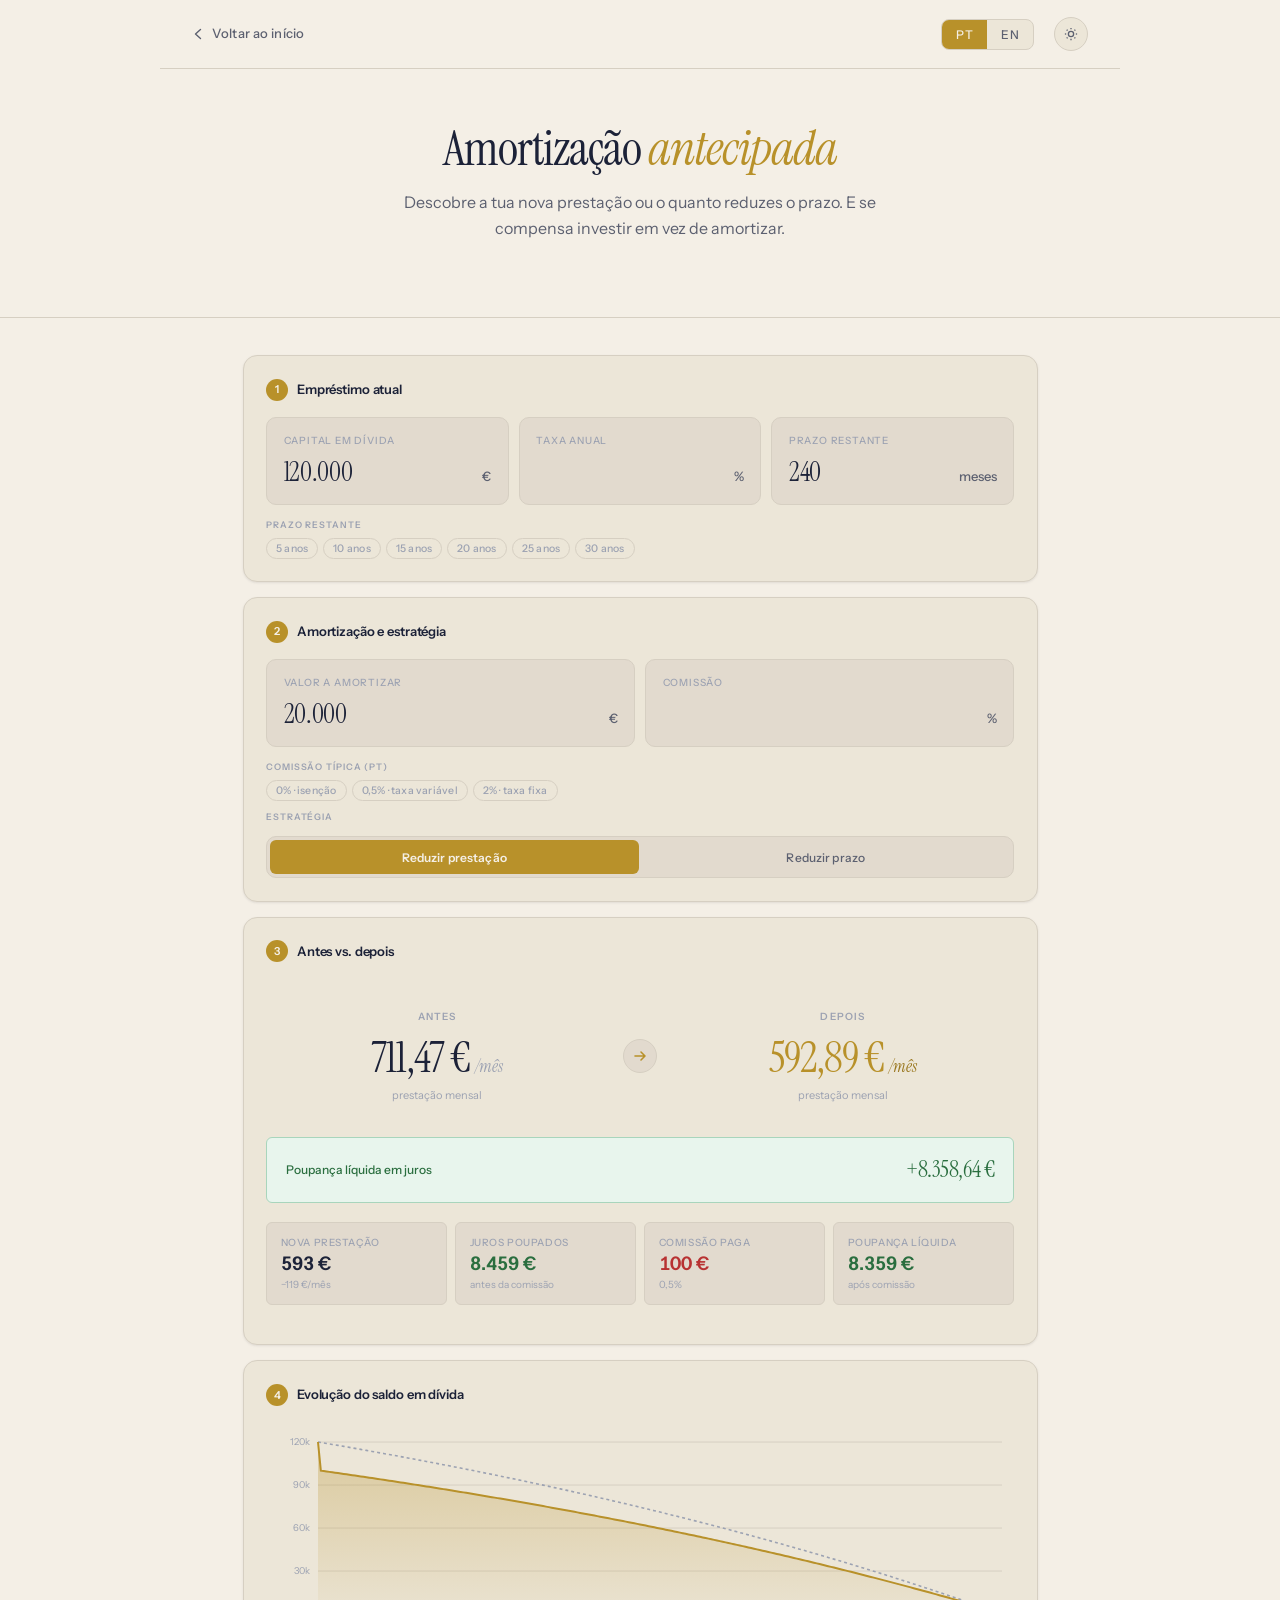
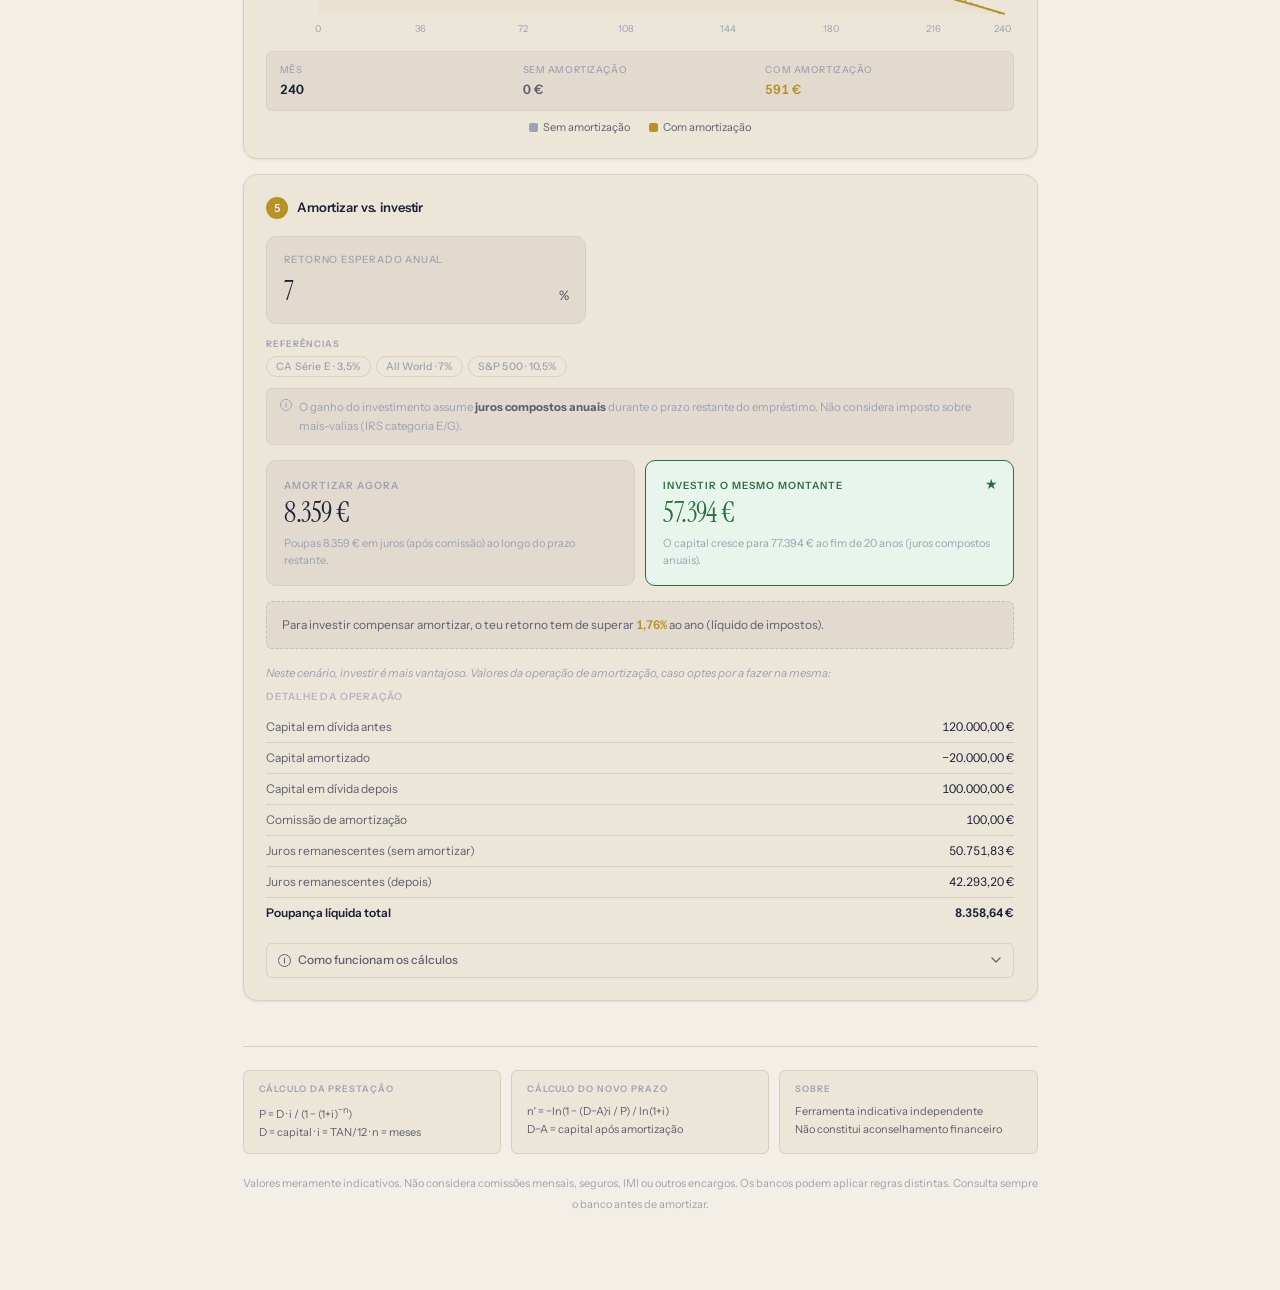
<file: amortizacao.html>
<!DOCTYPE html>
<html lang="pt" data-theme="dark" data-lang="pt">
<head>
<meta charset="UTF-8">
<link rel="icon" href="favicon.png" type="image/png">
<meta name="viewport" content="width=device-width, initial-scale=1.0">
<title>Prestação após amortização antecipada — André Aguiar</title>
<meta name="description" content="Simula a tua nova prestação ou novo prazo após uma amortização antecipada do crédito habitação. Compara amortizar vs investir.">
<!-- Open Graph / Social -->
<meta property="og:type" content="website">
<meta property="og:site_name" content="André Aguiar">
<meta property="og:url" content="https://andreaguiar.org/amortizacao.html">
<meta property="og:title" content="Prestação após amortização antecipada — André Aguiar">
<meta property="og:description" content="Simula a tua nova prestação ou novo prazo após uma amortização antecipada do crédito habitação. Compara amortizar vs investir.">
<meta property="og:image" content="https://andreaguiar.org/favicon.png">
<meta property="og:locale" content="pt_PT">
<meta name="twitter:card" content="summary">
<meta name="twitter:title" content="Prestação após amortização antecipada — André Aguiar">
<meta name="twitter:description" content="Simula a tua nova prestação ou prazo após amortizar. Compara amortizar vs investir.">
<meta name="twitter:image" content="https://andreaguiar.org/favicon.png">
<!-- Theme/lang init (prevents flash of unstyled theme) -->
<script>(function(){var d=document.documentElement;var t=localStorage.getItem('aa-theme')||(matchMedia('(prefers-color-scheme: dark)').matches?'dark':'light');var l=localStorage.getItem('aa-lang')||'pt';d.setAttribute('data-theme',t);d.setAttribute('data-lang',l);d.setAttribute('lang',l)})();</script>
<link rel="preconnect" href="https://fonts.googleapis.com">
<link href="https://fonts.googleapis.com/css2?family=Instrument+Sans:ital,wght@0,400;0,500;0,600;1,400&family=Instrument+Serif:ital@0;1&display=swap" rel="stylesheet">
<link rel="stylesheet" href="assets/calc.css">
<style>
.hero-body{max-width:840px;margin:0 auto;padding:3.5rem 0 4rem;text-align:center}
.hero-kicker{
  font-size:11px;font-weight:500;letter-spacing:.12em;text-transform:uppercase;
  color:var(--c-accent);margin-bottom:1.25rem;
  display:flex;align-items:center;justify-content:center;gap:10px;
}
.hero-kicker::before,.hero-kicker::after{content:'';width:24px;height:1px;background:var(--c-accent)}
.hero h1{
  font-family:'Instrument Serif',serif;
  font-size:clamp(2rem,5vw,3.25rem);
  font-weight:400;line-height:1.12;
  color:var(--c-text);letter-spacing:-.025em;margin-bottom:.85rem;
}
.hero h1 em{font-style:italic;color:var(--c-accent)}
.hero-sub{font-size:16px;color:var(--c-text2);max-width:520px;margin:0 auto 1rem;line-height:1.65}

/* ── MAIN ── */
.wrap{max-width:840px;margin:0 auto;padding:2.5rem 1.5rem 5rem}

/* ── SECTION HEADER ── */
.sec-head{display:flex;align-items:center;gap:.6rem;margin-bottom:1.1rem}
.sec-num{
  width:22px;height:22px;border-radius:50%;
  background:var(--c-accent);color:var(--c-bg);
  font-size:11px;font-weight:600;
  display:flex;align-items:center;justify-content:center;flex-shrink:0;
}
.sec-title{font-size:13px;font-weight:600;color:var(--c-text);letter-spacing:-.01em}

/* ── CARD ── */
.card{
  background:var(--c-surface);border:1px solid var(--c-border);
  border-radius:var(--r-lg);padding:1.5rem;margin-bottom:1rem;
  box-shadow:var(--shadow);transition:background .2s,border-color .2s;
}
@keyframes up{from{opacity:0;transform:translateY(12px)}to{opacity:1;transform:translateY(0)}}
.card{animation:up .35s ease both}
.card:nth-child(1){animation-delay:.04s}.card:nth-child(2){animation-delay:.08s}
.card:nth-child(3){animation-delay:.12s}.card:nth-child(4){animation-delay:.16s}
.card:nth-child(5){animation-delay:.20s}

/* ── INPUT GRID ── */
.input-grid{
  display:grid;grid-template-columns:repeat(3,1fr);gap:10px;
}
@media(max-width:620px){.input-grid{grid-template-columns:1fr}}
.input-grid.cols2{grid-template-columns:repeat(2,1fr)}
@media(max-width:620px){.input-grid.cols2{grid-template-columns:1fr}}

.big-input{
  background:var(--c-surface2);
  border:1px solid var(--c-border);
  border-radius:var(--r);
  padding:1rem 1.1rem;
  transition:border-color .15s, background .15s;
  cursor:text;
}
.big-input:hover{border-color:var(--c-border2)}
.big-input:focus-within{border-color:var(--c-accent);background:var(--c-surface)}
.big-input-lbl{
  font-size:10px;font-weight:500;text-transform:uppercase;letter-spacing:.08em;
  color:var(--c-text3);margin-bottom:.55rem;display:block;
}
.big-input-row{display:flex;align-items:baseline;gap:6px}
.big-input input{
  width:100%;
  font-family:'Instrument Serif',serif;
  font-size:1.7rem;font-weight:400;
  color:var(--c-text);
  background:transparent;border:none;outline:none;padding:0;
  font-variant-numeric:tabular-nums;letter-spacing:-.01em;
  -moz-appearance:textfield;
}
.big-input input::-webkit-inner-spin-button,
.big-input input::-webkit-outer-spin-button{-webkit-appearance:none;margin:0}
.big-input-unit{
  font-family:'Instrument Sans',sans-serif;
  font-size:13px;font-weight:500;color:var(--c-text2);
  flex-shrink:0;
}

/* ── QUICK CHIPS ── */
.quick-section{margin-top:.85rem}
.quick-section + .quick-section{margin-top:.6rem}
.quick-section-lbl{
  font-size:9px;font-weight:600;text-transform:uppercase;letter-spacing:.1em;
  color:var(--c-text3);display:block;margin-bottom:.4rem;
}
.quick-row{display:flex;gap:5px;flex-wrap:wrap}
.quick-chip{
  padding:3px 9px;border-radius:12px;
  border:1px solid var(--c-border);background:transparent;
  font-family:'Instrument Sans',sans-serif;font-size:10.5px;font-weight:500;
  color:var(--c-text3);cursor:pointer;transition:all .12s;
  letter-spacing:.02em;
}
.quick-chip:hover{border-color:var(--c-accent);color:var(--c-accent)}
.quick-chip.active{
  border-color:var(--c-accent);background:var(--c-accent);color:var(--c-bg);
}

/* ── SEGMENTED ── */
.segmented{
  display:flex;background:var(--c-surface2);border:1px solid var(--c-border);
  border-radius:var(--r);padding:3px;gap:3px;margin-top:.85rem;
}
.seg-btn{
  flex:1;padding:.65rem .8rem;border:none;background:transparent;
  font-family:'Instrument Sans',sans-serif;font-size:12px;font-weight:500;
  color:var(--c-text2);cursor:pointer;border-radius:calc(var(--r) - 4px);
  transition:background .18s, color .18s;letter-spacing:.01em;
}
.seg-btn:hover:not(.active){color:var(--c-text)}
.seg-btn.active{background:var(--c-accent);color:var(--c-bg);font-weight:600}

/* ── COMPARISON HERO ── */
.cmp-hero{
  display:grid;grid-template-columns:1fr auto 1fr;gap:1rem;align-items:center;
  padding:1.5rem 0 .5rem;
}
@media(max-width:560px){.cmp-hero{grid-template-columns:1fr;gap:.5rem}}
.cmp-side{text-align:center;padding:.5rem}
.cmp-side-lbl{
  font-size:10px;font-weight:600;text-transform:uppercase;letter-spacing:.12em;
  color:var(--c-text3);margin-bottom:.85rem;
}
.cmp-side-val{
  font-family:'Instrument Serif',serif;
  font-size:clamp(1.8rem,5.5vw,2.85rem);
  font-weight:400;line-height:1;color:var(--c-text);
  font-variant-numeric:tabular-nums;letter-spacing:-.025em;
  display:inline-flex;align-items:baseline;gap:.12em;
}
.cmp-side-val em{font-style:italic;color:var(--c-text3);font-size:.4em;font-weight:400;letter-spacing:0}
.cmp-side.after .cmp-side-val{color:var(--c-accent)}
.cmp-side.after .cmp-side-val em{color:var(--c-accent2)}
.cmp-side-sub{font-size:11px;color:var(--c-text3);margin-top:.5rem;letter-spacing:.01em}
.cmp-arrow{
  width:34px;height:34px;border-radius:50%;
  background:var(--c-surface2);border:1px solid var(--c-border);
  display:flex;align-items:center;justify-content:center;color:var(--c-accent);
  flex-shrink:0;
}
@media(max-width:560px){.cmp-arrow{transform:rotate(90deg)}}

.savings{
  margin-top:1.25rem;padding:1rem 1.25rem;
  background:var(--c-green-pale);border:1px solid var(--c-green-border);
  border-radius:var(--r-sm);
  display:flex;justify-content:space-between;align-items:center;gap:.75rem;flex-wrap:wrap;
}
.savings-lbl{font-size:12px;color:var(--c-green);font-weight:500}
.savings-val{
  font-family:'Instrument Serif',serif;font-size:1.5rem;color:var(--c-green);
  font-weight:400;font-variant-numeric:tabular-nums;letter-spacing:-.02em;
}

/* ── METRICS ── */
.metrics{display:grid;grid-template-columns:repeat(4,1fr);gap:8px;margin-bottom:1.1rem}
@media(max-width:620px){.metrics{grid-template-columns:repeat(2,1fr)}}
.met{background:var(--c-surface2);border:1px solid var(--c-border);border-radius:var(--r-sm);padding:.8rem .9rem}
.met-lbl{font-size:10px;font-weight:500;text-transform:uppercase;letter-spacing:.06em;color:var(--c-text3);margin-bottom:5px}
.met-val{font-size:1.25rem;font-weight:600;color:var(--c-text);line-height:1;font-variant-numeric:tabular-nums}
.met-val.green{color:var(--c-green)}
.met-val.red{color:var(--c-red)}
.met-sub{font-size:10px;color:var(--c-text3);margin-top:4px}

/* ── CHART ── */
.chart-wrap{position:relative;margin-top:.75rem}
.chart-wrap svg{display:block;width:100%;height:auto;cursor:crosshair;touch-action:none}
.chart-info{
  display:grid;grid-template-columns:repeat(3,1fr);gap:8px;
  margin-top:.6rem;padding:.7rem .85rem;
  background:var(--c-surface2);border:1px solid var(--c-border);border-radius:var(--r-sm);
}
@media(max-width:560px){.chart-info{grid-template-columns:repeat(3,1fr);gap:6px;padding:.6rem .7rem}}
.ci-block{min-width:0}
.ci-lbl{font-size:9.5px;font-weight:500;text-transform:uppercase;letter-spacing:.06em;color:var(--c-text3);margin-bottom:3px}
.ci-val{font-size:13px;font-weight:600;color:var(--c-text);font-variant-numeric:tabular-nums}
.ci-val.before{color:var(--c-text2)}
.ci-val.after{color:var(--c-accent)}
.ci-val.delta{color:var(--c-green)}
.chart-legend{display:flex;justify-content:center;gap:1.25rem;flex-wrap:wrap;margin-top:.5rem;font-size:11px;color:var(--c-text2)}
.lg-dot{display:inline-block;width:9px;height:9px;border-radius:2px;margin-right:5px;vertical-align:middle}
.lg-dot.before{background:var(--c-text3)}
.lg-dot.after{background:var(--c-accent)}

/* ── INVEST NOTE ── */
.invest-note{
  display:flex;align-items:flex-start;gap:.5rem;
  margin-top:.75rem;padding:.6rem .85rem;
  background:var(--c-surface2);border:1px solid var(--c-border);
  border-radius:var(--r-sm);font-size:11.5px;color:var(--c-text3);line-height:1.6;
}
.invest-note strong{color:var(--c-text2)}

/* ── INVEST CARD ── */
.invest-grid{display:grid;grid-template-columns:1fr 1fr;gap:10px;margin-top:1rem}
@media(max-width:620px){.invest-grid{grid-template-columns:1fr}}
.opt-card{
  background:var(--c-surface2);border:1px solid var(--c-border);
  border-radius:var(--r);padding:1.1rem 1.15rem;position:relative;
  transition:border-color .2s, background .2s;
}
.opt-card.winner{
  border-color:var(--c-green);background:var(--c-green-pale);
}
.opt-card.winner::after{
  content:'★';position:absolute;top:.85rem;right:1rem;
  color:var(--c-green);font-size:14px;
}
.opt-lbl{font-size:10px;font-weight:600;text-transform:uppercase;letter-spacing:.1em;color:var(--c-text3);margin-bottom:.5rem}
.opt-card.winner .opt-lbl{color:var(--c-green)}
.opt-val{
  font-family:'Instrument Serif',serif;
  font-size:1.85rem;font-weight:400;color:var(--c-text);
  font-variant-numeric:tabular-nums;letter-spacing:-.02em;line-height:1;
}
.opt-card.winner .opt-val{color:var(--c-green)}
.opt-sub{font-size:11px;color:var(--c-text3);margin-top:.45rem;line-height:1.55}

.breakeven{
  margin-top:1rem;padding:.85rem 1rem;
  background:var(--c-surface2);border:1px dashed var(--c-border2);border-radius:var(--r-sm);
  font-size:12px;color:var(--c-text2);line-height:1.65;
}
.breakeven strong{color:var(--c-accent);font-weight:600;font-variant-numeric:tabular-nums}

/* ── BREAKDOWN ── */
.breakdown{margin-top:1rem}
.bd-title{font-size:10px;font-weight:600;text-transform:uppercase;letter-spacing:.08em;color:var(--c-text3);margin-bottom:.5rem}
.bd-row{display:flex;justify-content:space-between;align-items:baseline;gap:8px;font-size:12px;padding:.4rem 0;border-bottom:1px solid var(--c-border);color:var(--c-text2)}
.bd-row span:first-child{min-width:0;flex:1}
.bd-row span:last-child{white-space:nowrap;flex-shrink:0;font-variant-numeric:tabular-nums;color:var(--c-text)}
.bd-row:last-child{border-bottom:none;font-weight:600;color:var(--c-text)}

/* ── ACCORDION ── */
.acc-trigger{
  display:flex;align-items:center;gap:7px;
  font-size:12px;font-weight:500;color:var(--c-text2);
  cursor:pointer;margin-top:1rem;user-select:none;
  padding:.5rem .75rem;border-radius:var(--r-sm);
  border:1px solid var(--c-border);background:var(--c-surface);
  transition:border-color .15s,color .15s;
}
.acc-trigger:hover{border-color:var(--c-accent);color:var(--c-accent)}
.acc-trigger svg{transition:transform .2s;flex-shrink:0}
.acc-trigger.open svg{transform:rotate(180deg)}
.acc-body{
  display:none;margin-top:6px;
  background:var(--c-surface);border:1px solid var(--c-border);
  border-radius:var(--r-sm);padding:.9rem 1rem;
  font-size:12px;color:var(--c-text2);line-height:1;
}
.acc-body.open{display:block}
.acc-body ul{margin:.5rem 0 0 1rem;list-style:disc}
.acc-body li{margin-bottom:.45rem;line-height:1.65}
.acc-body li:last-child{margin-bottom:0}

/* ── FOOTER ── */
.footer{margin-top:3rem;padding-top:1.5rem;border-top:1px solid var(--c-border)}
.footer-grid{display:grid;grid-template-columns:repeat(3,1fr);gap:10px;margin-bottom:1.25rem}
@media(max-width:520px){.footer-grid{grid-template-columns:1fr}}
.fcell{padding:.75rem 1rem;border:1px solid var(--c-border);border-radius:var(--r-sm);background:var(--c-surface)}
.fcell-lbl{font-size:9px;font-weight:600;text-transform:uppercase;letter-spacing:.1em;color:var(--c-text3);margin-bottom:.4rem}
.fcell-val{font-size:11px;color:var(--c-text2);line-height:1.7}
.footer-note{text-align:center;font-size:11px;color:var(--c-text3);line-height:1.9}

</style>
</head>
<body>

<!-- ── HERO ── -->
<header class="hero">
  <nav class="hero-nav">
    <a class="back-link" href="index.html#ferramentas">
      <svg width="14" height="14" viewBox="0 0 14 14" fill="none" stroke="currentColor" stroke-width="1.4" stroke-linecap="round" stroke-linejoin="round"><path d="M8.5 2.5L3.5 7l5 4.5"/></svg>
      <span lang="pt">Voltar ao início</span>
      <span lang="en">Back to home</span>
    </a>
    <div class="nav-actions">
      <div style="display:flex;border:1px solid var(--c-border);border-radius:8px;overflow:hidden;background:var(--c-surface)">
        <button class="nav-btn active" id="btnPT">PT</button>
        <button class="nav-btn" id="btnEN">EN</button>
      </div>
      <button class="nav-icon-btn" id="themeBtn" aria-label="Alternar tema">
        <svg class="i-sun" viewBox="0 0 16 16" width="14" height="14" fill="none" stroke="currentColor" stroke-width="1.5"><circle cx="8" cy="8" r="3"/><line x1="8" y1="1" x2="8" y2="2.5"/><line x1="8" y1="13.5" x2="8" y2="15"/><line x1="1" y1="8" x2="2.5" y2="8"/><line x1="13.5" y1="8" x2="15" y2="8"/><line x1="3.05" y1="3.05" x2="4.1" y2="4.1"/><line x1="11.9" y1="11.9" x2="12.95" y2="12.95"/><line x1="12.95" y1="3.05" x2="11.9" y2="4.1"/><line x1="4.1" y1="11.9" x2="3.05" y2="12.95"/></svg>
        <svg class="i-moon" viewBox="0 0 16 16" width="14" height="14" fill="none" stroke="currentColor" stroke-width="1.5"><path d="M13.5 9.5A6 6 0 0 1 6.5 2.5a6 6 0 1 0 7 7z"/></svg>
      </button>
    </div>
  </nav>
  <div class="hero-body">
    <h1>
      <span lang="pt">Amortização <em>antecipada</em></span>
      <span lang="en">Early <em>repayment</em></span>
    </h1>
    <p class="hero-sub">
      <span lang="pt">Descobre a tua nova prestação ou o quanto reduzes o prazo. E se compensa investir em vez de amortizar.</span>
      <span lang="en">Find out your new payment or how much you cut from the term. And whether investing beats prepaying.</span>
    </p>
  </div>
</header>

<!-- ── MAIN ── -->
<main class="wrap">

  <!-- CARD 1: EMPRESTIMO -->
  <div class="card">
    <div class="sec-head"><div class="sec-num">1</div><span class="sec-title"><span lang="pt">Empréstimo atual</span><span lang="en">Current loan</span></span></div>

    <div class="input-grid">
      <label class="big-input" for="divida-num">
        <span class="big-input-lbl"><span lang="pt">Capital em dívida</span><span lang="en">Outstanding balance</span></span>
        <div class="big-input-row">
          <input type="text" id="divida-num" inputmode="decimal" value="120.000">
          <span class="big-input-unit">€</span>
        </div>
      </label>

      <label class="big-input" for="taxa-num">
        <span class="big-input-lbl"><span lang="pt">Taxa anual</span><span lang="en">Annual rate</span></span>
        <div class="big-input-row">
          <input type="number" id="taxa-num" inputmode="decimal" min="0" max="50" step="any" value="3,75">
          <span class="big-input-unit">%</span>
        </div>
      </label>

      <label class="big-input" for="prazo-num">
        <span class="big-input-lbl"><span lang="pt">Prazo restante</span><span lang="en">Remaining term</span></span>
        <div class="big-input-row">
          <input type="number" id="prazo-num" inputmode="numeric" min="1" max="600" step="1" value="240">
          <span class="big-input-unit"><span lang="pt">meses</span><span lang="en">months</span></span>
        </div>
      </label>
    </div>

    <div class="quick-section">
      <span class="quick-section-lbl"><span lang="pt">Prazo restante</span><span lang="en">Remaining term</span></span>
      <div class="quick-row" id="quick-prazo"></div>
    </div>
  </div>

  <!-- CARD 2: AMORTIZACAO -->
  <div class="card">
    <div class="sec-head"><div class="sec-num">2</div><span class="sec-title"><span lang="pt">Amortização e estratégia</span><span lang="en">Repayment & strategy</span></span></div>

    <div class="input-grid cols2">
      <label class="big-input" for="amort-num">
        <span class="big-input-lbl"><span lang="pt">Valor a amortizar</span><span lang="en">Prepayment amount</span></span>
        <div class="big-input-row">
          <input type="text" id="amort-num" inputmode="decimal" value="20.000">
          <span class="big-input-unit">€</span>
        </div>
      </label>

      <label class="big-input" for="comis-num">
        <span class="big-input-lbl"><span lang="pt">Comissão</span><span lang="en">Fee</span></span>
        <div class="big-input-row">
          <input type="number" id="comis-num" inputmode="decimal" min="0" max="10" step="any" value="0,5">
          <span class="big-input-unit">%</span>
        </div>
      </label>
    </div>

    <div class="quick-section">
      <span class="quick-section-lbl"><span lang="pt">Comissão típica (PT)</span><span lang="en">Typical fee (PT)</span></span>
      <div class="quick-row" id="quick-comis"></div>
    </div>

    <div class="quick-section">
      <span class="quick-section-lbl"><span lang="pt">Estratégia</span><span lang="en">Strategy</span></span>
      <div class="segmented" id="seg-strat">
        <button class="seg-btn active" data-v="prest"><span lang="pt">Reduzir prestação</span><span lang="en">Lower payment</span></button>
        <button class="seg-btn" data-v="prazo"><span lang="pt">Reduzir prazo</span><span lang="en">Shorter term</span></button>
      </div>
    </div>
  </div>

  <!-- CARD 3: RESULTADO -->
  <div class="card">
    <div class="sec-head"><div class="sec-num">3</div><span class="sec-title"><span lang="pt">Antes vs. depois</span><span lang="en">Before vs. after</span></span></div>

    <div class="cmp-hero" id="cmp-hero"></div>
    <div class="savings" id="savings"></div>

    <div class="metrics" id="metrics" style="margin-top:1.25rem"></div>
  </div>

  <!-- CARD 4: GRAFICO SALDO -->
  <div class="card">
    <div class="sec-head"><div class="sec-num">4</div><span class="sec-title"><span lang="pt">Evolução do saldo em dívida</span><span lang="en">Outstanding balance over time</span></span></div>
    <div class="chart-wrap" id="chart"></div>
    <div class="chart-info" id="chart-info"></div>
    <div class="chart-legend">
      <span><span class="lg-dot before"></span><span lang="pt">Sem amortização</span><span lang="en">Without prepayment</span></span>
      <span><span class="lg-dot after"></span><span lang="pt">Com amortização</span><span lang="en">With prepayment</span></span>
    </div>
  </div>

  <!-- CARD 5: INVESTIR vs AMORTIZAR -->
  <div class="card">
    <div class="sec-head"><div class="sec-num">5</div><span class="sec-title"><span lang="pt">Amortizar vs. investir</span><span lang="en">Prepay vs. invest</span></span></div>

    <div class="big-input" style="max-width:320px">
      <span class="big-input-lbl"><span lang="pt">Retorno esperado anual</span><span lang="en">Expected annual return</span></span>
      <div class="big-input-row">
        <input type="number" id="retorno-num" inputmode="decimal" min="0" max="50" step="any" value="7">
        <span class="big-input-unit">%</span>
      </div>
    </div>

    <div class="quick-section">
      <span class="quick-section-lbl"><span lang="pt">Referências</span><span lang="en">References</span></span>
      <div class="quick-row" id="quick-retorno"></div>
    </div>

    <div class="invest-note">
      <svg width="12" height="12" viewBox="0 0 13 13" fill="none" style="flex-shrink:0;margin-top:1px"><circle cx="6.5" cy="6.5" r="6" stroke="currentColor" stroke-width="1"/><path d="M6.5 5.5v3.5M6.5 4v.5" stroke="currentColor" stroke-width="1.1" stroke-linecap="round"/></svg>
      <span lang="pt">O ganho do investimento assume <strong>juros compostos anuais</strong> durante o prazo restante do empréstimo. Não considera imposto sobre mais-valias (IRS categoria E/G).</span>
      <span lang="en">Investment gain uses <strong>annual compounding</strong> over the remaining loan term. Capital gains tax is not factored in.</span>
    </div>

    <div class="invest-grid" id="invest-grid"></div>
    <div class="breakeven" id="breakeven"></div>

    <div class="breakdown" id="breakdown"></div>

    <div class="acc-trigger" id="acc-btn" onclick="toggleAcc()">
      <svg width="13" height="13" viewBox="0 0 13 13" fill="none">
        <circle cx="6.5" cy="6.5" r="6" stroke="currentColor" stroke-width="1"/>
        <path d="M6.5 5.5v3.5M6.5 4v.5" stroke="currentColor" stroke-width="1.1" stroke-linecap="round"/>
      </svg>
      <span><span lang="pt">Como funcionam os cálculos</span><span lang="en">How the calculations work</span></span>
      <svg style="margin-left:auto" width="12" height="12" viewBox="0 0 12 12" fill="none">
        <path d="M2 4l4 4 4-4" stroke="currentColor" stroke-width="1.2" stroke-linecap="round" stroke-linejoin="round"/>
      </svg>
    </div>
    <div class="acc-body" id="acc-body"></div>
  </div>

  <!-- FOOTER -->
  <footer class="footer">
    <div class="footer-grid" id="footer-grid"></div>
    <p class="footer-note" id="footer-note"></p>
  </footer>

</main>

<script>
let lang = 'pt';
let strategy = 'prest'; // 'prest' or 'prazo'
let chartState = null;

const T = {
  pt: {
    cmpBefore: 'Antes', cmpAfter: 'Depois',
    cmpPrestSub: 'prestação mensal',
    cmpPrazoSub: 'meses restantes',
    savingsLbl: 'Poupança líquida em juros',
    mPrest: 'Nova prestação', mPrestSub: 'capital + juros',
    mPrazo: 'Novo prazo', mPrazoSub: 'até ficar liberto da dívida',
    mTempo: 'Tempo poupado', mTempoSub: 'meses livres antecipados',
    mJuros: 'Juros poupados', mJurosSub: 'antes da comissão',
    mComis: 'Comissão paga', mComisSub: 'sobre o valor amortizado',
    mLiq: 'Poupança líquida', mLiqSub: 'após comissão',
    optAmort: 'Amortizar agora',
    optInvest: 'Investir o mesmo montante',
    optAmortSub: (s) => `Poupas ${s} em juros (após comissão) ao longo do prazo restante.`,
    optInvestSub: (g, t) => `O capital cresce para ${g} ao fim de ${t} (juros compostos anuais).`,
    breakevenTxt: (r) => `Para investir compensar amortizar, o teu retorno tem de superar <strong>${r}</strong> ao ano (líquido de impostos).`,
    breakevenNA: 'Mesmo a 0% de retorno, investir é melhor (amortização não traz poupança líquida).',
    bdNoteInvest: 'Neste cenário, investir é mais vantajoso. Valores da operação de amortização, caso optes por a fazer na mesma:',
    bdTitle: 'Detalhe da operação',
    bdDivida: 'Capital em dívida antes',
    bdAmort: 'Capital amortizado',
    bdComis: 'Comissão de amortização',
    bdNovaDivida: 'Capital em dívida depois',
    bdJurosAntes: 'Juros remanescentes (sem amortizar)',
    bdJurosDepois: 'Juros remanescentes (depois)',
    bdLiq: 'Poupança líquida total',
    accItems: [
      '<strong>Sistema francês:</strong> a prestação fixa cobre primeiro o juro do mês (sobre o saldo) e o restante reduz o capital. Reduzir o capital antecipadamente corta juros futuros.',
      '<strong>Reduzir prestação:</strong> mantém-se o prazo, recalcula-se a prestação sobre o novo capital. Liberta liquidez mensal.',
      '<strong>Reduzir prazo:</strong> mantém-se a prestação, recalcula-se quantos meses faltam. Maximiza a poupança em juros.',
      '<strong>Comissão típica (PT):</strong> 0,5% para crédito a taxa variável, 2% para taxa fixa. Há períodos de isenção temporária definidos por lei.',
      '<strong>Investir vs amortizar:</strong> compara a poupança líquida em juros (taxa = TAN do crédito, líquida) com o ganho de investir o mesmo montante (juros compostos sobre o retorno esperado).',
      '<strong>Break-even:</strong> retorno anual mínimo de um investimento para igualar a poupança da amortização — é a "taxa de juro implícita" da operação.',
    ],
    fcells: [
      {l:'Cálculo da prestação', v:'P = D · i / (1 − (1+i)<sup>−n</sup>)<br>D = capital · i = TAN/12 · n = meses'},
      {l:'Cálculo do novo prazo', v:'n′ = −ln(1 − (D−A)·i / P) / ln(1+i)<br>D−A = capital após amortização'},
      {l:'Sobre', v:'Ferramenta indicativa independente<br>Não constitui aconselhamento financeiro'},
    ],
    fNote: 'Valores meramente indicativos. Não considera comissões mensais, seguros, IMI ou outros encargos. Os bancos podem aplicar regras distintas. Consulta sempre o banco antes de amortizar.',
    quickPrazo: [
      {l:'5 anos', v:60},{l:'10 anos', v:120},{l:'15 anos', v:180},
      {l:'20 anos', v:240},{l:'25 anos', v:300},{l:'30 anos', v:360},
    ],
    quickComis: [
      {l:'0% · isenção', v:0},{l:'0,5% · taxa variável', v:0.5},{l:'2% · taxa fixa', v:2},
    ],
    quickRetorno: [
      {l:'CA Série E · 3,5%', v:3.5},{l:'All World · 7%', v:7},{l:'S&P 500 · 10,5%', v:10.5},
    ],
    chartCi: ['Mês', 'Sem amortização', 'Com amortização'],
    livre: 'liberto da dívida',
  },
  en: {
    cmpBefore: 'Before', cmpAfter: 'After',
    cmpPrestSub: 'monthly payment',
    cmpPrazoSub: 'remaining months',
    savingsLbl: 'Net interest savings',
    mPrest: 'New payment', mPrestSub: 'principal + interest',
    mPrazo: 'New term', mPrazoSub: 'until debt-free',
    mTempo: 'Time saved', mTempoSub: 'months gained',
    mJuros: 'Interest saved', mJurosSub: 'before fee',
    mComis: 'Fee paid', mComisSub: 'on prepaid amount',
    mLiq: 'Net savings', mLiqSub: 'after fee',
    optAmort: 'Prepay now',
    optInvest: 'Invest the same amount',
    optAmortSub: (s) => `You save ${s} in interest (after fee) over the remaining term.`,
    optInvestSub: (g, t) => `Your capital grows to ${g} after ${t} (annual compounding).`,
    breakevenTxt: (r) => `For investing to beat prepaying, your return must exceed <strong>${r}</strong> per year (after tax).`,
    breakevenNA: 'Even at 0% return, investing wins (prepayment yields no net saving).',
    bdNoteInvest: 'In this scenario, investing wins. Prepayment figures, in case you still choose to proceed:',
    bdTitle: 'Operation breakdown',
    bdDivida: 'Outstanding balance before',
    bdAmort: 'Prepaid amount',
    bdComis: 'Prepayment fee',
    bdNovaDivida: 'Outstanding balance after',
    bdJurosAntes: 'Interest remaining (no prepayment)',
    bdJurosDepois: 'Interest remaining (after)',
    bdLiq: 'Total net savings',
    accItems: [
      '<strong>French amortization:</strong> fixed payment first covers monthly interest (on the balance) and the rest reduces principal. Cutting principal early eliminates future interest.',
      '<strong>Lower payment:</strong> term stays the same, payment is recomputed on the new principal. Frees monthly cash flow.',
      '<strong>Shorter term:</strong> payment stays the same, the number of remaining months is recomputed. Maximises interest savings.',
      '<strong>Typical fee (PT):</strong> 0.5% on variable-rate loans, 2% on fixed-rate. Temporary exemptions may apply by law.',
      '<strong>Invest vs prepay:</strong> compares net interest savings (rate = loan APR) with the gains from investing the same amount (compound interest at the expected return).',
      '<strong>Break-even:</strong> minimum annual investment return required to match the prepayment savings — this is the "implicit yield" of the operation.',
    ],
    fcells: [
      {l:'Payment formula', v:'P = D · i / (1 − (1+i)<sup>−n</sup>)<br>D = principal · i = APR/12 · n = months'},
      {l:'New term formula', v:'n′ = −ln(1 − (D−A)·i / P) / ln(1+i)<br>D−A = principal after prepayment'},
      {l:'About', v:'Independent indicative tool<br>Not financial advice'},
    ],
    fNote: 'Indicative values only. Does not consider monthly fees, insurance, property tax or other charges. Banks may apply different rules. Always consult your bank before prepaying.',
    quickPrazo: [
      {l:'5 years', v:60},{l:'10 years', v:120},{l:'15 years', v:180},
      {l:'20 years', v:240},{l:'25 years', v:300},{l:'30 years', v:360},
    ],
    quickComis: [
      {l:'0% · exempt', v:0},{l:'0.5% · variable rate', v:0.5},{l:'2% · fixed rate', v:2},
    ],
    quickRetorno: [
      {l:'PT savings · 3.5%', v:3.5},{l:'All World · 7%', v:7},{l:'S&P 500 · 10.5%', v:10.5},
    ],
    chartCi: ['Month', 'No prepayment', 'With prepayment'],
    livre: 'debt-free',
  }
};

const $ = id => document.getElementById(id);

function eur(n) {
  return new Intl.NumberFormat('de-DE', {minimumFractionDigits:2, maximumFractionDigits:2}).format(n) + ' €';
}
function eur0(n) {
  return new Intl.NumberFormat('de-DE', {maximumFractionDigits:0}).format(Math.round(n)) + ' €';
}
function pct(n, d=2) {
  return n.toLocaleString('pt-PT', {minimumFractionDigits:d, maximumFractionDigits:d}).replace('.', ',') + '%';
}
function fmtMoney(n) {
  return new Intl.NumberFormat('de-DE', {maximumFractionDigits:0}).format(Math.round(n));
}
function readMoney(id, def, min, max) {
  let raw = $(id).value.toString().replace(/\./g, '').replace(',', '.');
  let v = parseFloat(raw);
  if (isNaN(v)) v = def;
  if (v < min) v = min;
  if (v > max) v = max;
  return v;
}
function readNum(id, def, min, max) {
  let raw = $(id).value.toString().replace(',', '.');
  let v = parseFloat(raw);
  if (isNaN(v)) v = def;
  if (v < min) v = min;
  if (v > max) v = max;
  return v;
}

// ── MATH ───────────────────────────────────────────────
// Prestação (sistema francês): P = D * i / (1 - (1+i)^-n)
function calcPrest(D, taxaAnual, n) {
  const i = taxaAnual / 100 / 12;
  if (D <= 0 || n <= 0) return 0;
  if (i === 0) return D / n;
  return D * i / (1 - Math.pow(1 + i, -n));
}
// Novo prazo (com amortização): n' = -ln(1 - D*i/P) / ln(1+i)
function calcPrazo(D, taxaAnual, P) {
  const i = taxaAnual / 100 / 12;
  if (D <= 0) return 0;
  if (P <= D * i) return Infinity; // payment doesn't even cover interest
  if (i === 0) return D / P;
  return -Math.log(1 - D * i / P) / Math.log(1 + i);
}
// Total interest paid over n months for a balance D, rate, payment P
function totalInterest(D, taxaAnual, n, P) {
  return P * n - D;
}
// Build amortization schedule (returns array of monthly balances)
function balanceSchedule(D, taxaAnual, n, P) {
  const i = taxaAnual / 100 / 12;
  const arr = [D];
  let saldo = D;
  for (let m = 1; m <= n; m++) {
    const juro = saldo * i;
    const cap = P - juro;
    saldo = Math.max(0, saldo - cap);
    arr.push(saldo);
  }
  return arr;
}

// ── CALC ───────────────────────────────────────────────
function calc() {
  const t = T[lang];
  const divida = readMoney('divida-num', 120000, 1, 10000000);
  const taxa   = readNum('taxa-num', 3.75, 0, 50);
  const n      = Math.round(readNum('prazo-num', 240, 1, 600));
  let amort    = readMoney('amort-num', 20000, 0, divida);
  if (amort > divida) amort = divida;
  const comis  = readNum('comis-num', 0.5, 0, 10);
  const retorno = readNum('retorno-num', 7, 0, 50);

  // Prestação atual
  const P0 = calcPrest(divida, taxa, n);
  // Juros restantes sem amortizar
  const juros0 = totalInterest(divida, taxa, n, P0);

  // Após amortização
  const novaDivida = divida - amort;
  const taxaCom = amort * comis / 100;

  let P1, n1, juros1, tempoPoupado;
  if (strategy === 'prest') {
    // mesmo prazo, nova prestação
    n1 = n;
    P1 = calcPrest(novaDivida, taxa, n1);
    juros1 = totalInterest(novaDivida, taxa, n1, P1);
    tempoPoupado = 0;
  } else {
    // mesma prestação, novo prazo
    P1 = P0;
    const nRaw = calcPrazo(novaDivida, taxa, P1);
    n1 = isFinite(nRaw) ? Math.ceil(nRaw) : n;
    if (n1 > n) n1 = n;
    juros1 = totalInterest(novaDivida, taxa, n1, P1);
    tempoPoupado = n - n1;
  }

  const poupancaBruta = juros0 - juros1;
  const poupancaLiq = poupancaBruta - taxaCom;

  // ── COMPARISON HERO ──
  let cmpAfterVal, cmpAfterSub;
  if (strategy === 'prest') {
    cmpAfterVal = `${eur(P1)}<em>/${lang==='pt'?'mês':'mo'}</em>`;
    cmpAfterSub = t.cmpPrestSub;
  } else {
    const anos = (n1 / 12);
    const yrs = Math.floor(anos);
    const mos = n1 - yrs*12;
    const subTxt = (yrs > 0 ? `${yrs} ${lang==='pt'?(yrs===1?'ano':'anos'):(yrs===1?'year':'years')}` : '') +
                   (yrs > 0 && mos > 0 ? ' ' : '') +
                   (mos > 0 ? `${mos} ${lang==='pt'?'mês'.replace('mês', mos===1?'mês':'meses'):(mos===1?'month':'months')}` : '');
    cmpAfterVal = `${n1}<em>${lang==='pt'?'meses':'mos'}</em>`;
    cmpAfterSub = subTxt;
  }
  const beforeVal = strategy === 'prest'
    ? `${eur(P0)}<em>/${lang==='pt'?'mês':'mo'}</em>`
    : `${n}<em>${lang==='pt'?'meses':'mos'}</em>`;
  const beforeSub = strategy === 'prest' ? t.cmpPrestSub : t.cmpPrazoSub;

  $('cmp-hero').innerHTML = `
    <div class="cmp-side before">
      <div class="cmp-side-lbl">${t.cmpBefore}</div>
      <div class="cmp-side-val">${beforeVal}</div>
      <div class="cmp-side-sub">${beforeSub}</div>
    </div>
    <div class="cmp-arrow">
      <svg width="16" height="16" viewBox="0 0 16 16" fill="none" stroke="currentColor" stroke-width="1.6" stroke-linecap="round" stroke-linejoin="round"><path d="M3 8h10M9 4l4 4-4 4"/></svg>
    </div>
    <div class="cmp-side after">
      <div class="cmp-side-lbl">${t.cmpAfter}</div>
      <div class="cmp-side-val">${cmpAfterVal}</div>
      <div class="cmp-side-sub">${cmpAfterSub}</div>
    </div>`;

  $('savings').innerHTML = `
    <div class="savings-lbl">${t.savingsLbl}</div>
    <div class="savings-val">${poupancaLiq >= 0 ? '+' : ''}${eur(poupancaLiq)}</div>`;

  // ── METRICS ──
  let metricsHtml = '';
  if (strategy === 'prest') {
    const dPrest = P0 - P1;
    metricsHtml = `
      <div class="met"><div class="met-lbl">${t.mPrest}</div><div class="met-val">${eur0(P1)}</div><div class="met-sub">−${eur0(dPrest)}/${lang==='pt'?'mês':'mo'}</div></div>
      <div class="met"><div class="met-lbl">${t.mJuros}</div><div class="met-val green">${eur0(poupancaBruta)}</div><div class="met-sub">${t.mJurosSub}</div></div>
      <div class="met"><div class="met-lbl">${t.mComis}</div><div class="met-val red">${eur0(taxaCom)}</div><div class="met-sub">${pct(comis,1)}</div></div>
      <div class="met"><div class="met-lbl">${t.mLiq}</div><div class="met-val green">${eur0(poupancaLiq)}</div><div class="met-sub">${t.mLiqSub}</div></div>`;
  } else {
    const ynLbl = lang==='pt' ? 'meses' : 'months';
    metricsHtml = `
      <div class="met"><div class="met-lbl">${t.mTempo}</div><div class="met-val green">${tempoPoupado} ${ynLbl}</div><div class="met-sub">${(tempoPoupado/12).toFixed(1)} ${lang==='pt'?'anos':'yrs'}</div></div>
      <div class="met"><div class="met-lbl">${t.mJuros}</div><div class="met-val green">${eur0(poupancaBruta)}</div><div class="met-sub">${t.mJurosSub}</div></div>
      <div class="met"><div class="met-lbl">${t.mComis}</div><div class="met-val red">${eur0(taxaCom)}</div><div class="met-sub">${pct(comis,1)}</div></div>
      <div class="met"><div class="met-lbl">${t.mLiq}</div><div class="met-val green">${eur0(poupancaLiq)}</div><div class="met-sub">${t.mLiqSub}</div></div>`;
  }
  $('metrics').innerHTML = metricsHtml;

  // ── CHART ──
  // Schedule before: full original loan
  const schedBefore = balanceSchedule(divida, taxa, n, P0);
  // Schedule after: from novaDivida using new (P1, n1)
  const schedAfter = [divida, novaDivida].concat(balanceSchedule(novaDivida, taxa, n1, P1).slice(1));
  // Pad after with zeros up to length of before
  while (schedAfter.length < schedBefore.length) schedAfter.push(0);

  renderChart(schedBefore, schedAfter, n);

  // ── INVESTIR vs AMORTIZAR ──
  // Horizon = remaining term in years (use original n)
  const tYears = n / 12;
  const ia = retorno / 100;
  const fvInvest = amort * Math.pow(1 + ia, tYears);
  const ganhoInvest = fvInvest - amort;
  // Net comparison: poupancaLiq (saving from amort) vs ganhoInvest (gain from investing)
  // Note: the cash from the lower payment in 'prest' strategy could itself be invested,
  // but we keep this comparison simple and conservative.
  const amortWins = poupancaLiq >= ganhoInvest;

  const yearsTxt = (tYears.toFixed(0)) + ' ' + (lang==='pt' ? 'anos' : 'years');

  $('invest-grid').innerHTML = `
    <div class="opt-card ${amortWins ? 'winner' : ''}">
      <div class="opt-lbl">${t.optAmort}</div>
      <div class="opt-val">${eur0(poupancaLiq)}</div>
      <div class="opt-sub">${t.optAmortSub(eur0(poupancaLiq))}</div>
    </div>
    <div class="opt-card ${!amortWins ? 'winner' : ''}">
      <div class="opt-lbl">${t.optInvest}</div>
      <div class="opt-val">${eur0(ganhoInvest)}</div>
      <div class="opt-sub">${t.optInvestSub(eur0(fvInvest), yearsTxt)}</div>
    </div>`;

  // Break-even: rate r such that amort * ((1+r)^t - 1) = poupancaLiq
  if (poupancaLiq <= 0) {
    $('breakeven').innerHTML = t.breakevenNA;
  } else {
    const rBE = Math.pow((amort + poupancaLiq) / amort, 1 / tYears) - 1;
    $('breakeven').innerHTML = t.breakevenTxt(pct(rBE * 100, 2));
  }

  // ── BREAKDOWN ──
  const bdNoteHtml = !amortWins
    ? `<p style="margin-top:1rem;margin-bottom:.5rem;font-size:11.5px;color:var(--c-text3);font-style:italic;line-height:1.6">${t.bdNoteInvest}</p>`
    : '';
  $('breakdown').innerHTML = `${bdNoteHtml}
    <div class="bd-title" style="margin-top:${amortWins ? '1.25rem' : '0'};${!amortWins ? 'opacity:.7' : ''}">${t.bdTitle}</div>
    <div class="bd-row"><span>${t.bdDivida}</span><span>${eur(divida)}</span></div>
    <div class="bd-row"><span>${t.bdAmort}</span><span>−${eur(amort)}</span></div>
    <div class="bd-row"><span>${t.bdNovaDivida}</span><span>${eur(novaDivida)}</span></div>
    <div class="bd-row"><span>${t.bdComis}</span><span>${eur(taxaCom)}</span></div>
    <div class="bd-row"><span>${t.bdJurosAntes}</span><span>${eur(juros0)}</span></div>
    <div class="bd-row"><span>${t.bdJurosDepois}</span><span>${eur(juros1)}</span></div>
    <div class="bd-row"><span>${t.bdLiq}</span><span>${eur(poupancaLiq)}</span></div>`;

  // ── ACCORDION ──
  $('acc-body').innerHTML = `<ul>${t.accItems.map(x => `<li>${x}</li>`).join('')}</ul>`;

  // ── FOOTER ──
  $('footer-grid').innerHTML = t.fcells.map(c => `<div class="fcell"><div class="fcell-lbl">${c.l}</div><div class="fcell-val">${c.v}</div></div>`).join('');
  $('footer-note').textContent = t.fNote;
}

// ── CHART ──
function renderChart(schedBefore, schedAfter, totalMeses) {
  const wrap = $('chart');
  const W = wrap.clientWidth || 680;
  const H = 220;
  const PAD = {top:20, right:12, bottom:28, left:52};
  const cw = W - PAD.left - PAD.right;
  const ch = H - PAD.top - PAD.bottom;

  const N = schedBefore.length - 1;
  const maxVal = schedBefore[0] || 1;

  const sx = m => PAD.left + (m/N)*cw;
  const sy = v => PAD.top + ch - (v/maxVal)*ch;

  chartState = { schedBefore, schedAfter, PAD, W, H, cw, ch, N, maxVal };

  const beforePath = schedBefore.map((v, i) => `${sx(i)},${sy(v)}`).join(' ');
  const afterPath  = schedAfter.map((v, i) => `${sx(i)},${sy(v)}`).join(' ');
  const afterArea  = afterPath + ` ${sx(N)},${sy(0)} ${sx(0)},${sy(0)}`;

  // axis
  const fmt = v => v >= 1e6 ? (v/1e6).toFixed(1)+'M' : v >= 1e3 ? Math.round(v/1e3)+'k' : Math.round(v);
  const yTicks = [0.25,0.5,0.75,1].map(f => ({v:maxVal*f, y:sy(maxVal*f)}));
  const xStep = N <= 60 ? 12 : N <= 240 ? 36 : 60;
  const xTicks = [];
  for (let m = 0; m <= N; m += xStep) xTicks.push(m);
  if (xTicks[xTicks.length-1] !== N) xTicks.push(N);

  const cs = getComputedStyle(document.documentElement);
  const cAccent  = cs.getPropertyValue('--c-accent').trim();
  const cText3   = cs.getPropertyValue('--c-text3').trim();
  const cBorder  = cs.getPropertyValue('--c-border').trim();
  const cBorder2 = cs.getPropertyValue('--c-border2').trim();
  const cSurface = cs.getPropertyValue('--c-surface').trim();

  let svg = `<svg viewBox="0 0 ${W} ${H}" xmlns="http://www.w3.org/2000/svg">`;
  svg += `<defs>
    <linearGradient id="g-aft" x1="0" y1="0" x2="0" y2="1">
      <stop offset="0%" stop-color="${cAccent}" stop-opacity=".34"/>
      <stop offset="100%" stop-color="${cAccent}" stop-opacity=".04"/>
    </linearGradient>
  </defs>`;
  // grid + y labels
  yTicks.forEach(t => {
    svg += `<line x1="${PAD.left}" y1="${t.y}" x2="${W - PAD.right}" y2="${t.y}" stroke="${cBorder}" stroke-width="1"/>`;
    svg += `<text x="${PAD.left - 8}" y="${t.y + 3}" fill="${cText3}" font-size="9.5" text-anchor="end" font-family="Instrument Sans">${fmt(t.v)}</text>`;
  });
  // x labels
  xTicks.forEach(m => {
    svg += `<text x="${sx(m)}" y="${H - 10}" fill="${cText3}" font-size="9.5" text-anchor="middle" font-family="Instrument Sans">${m}</text>`;
  });

  // after area
  svg += `<polygon points="${afterArea}" fill="url(#g-aft)" stroke="none"/>`;
  // before line (dashed)
  svg += `<polyline points="${beforePath}" fill="none" stroke="${cText3}" stroke-width="1.6" stroke-dasharray="3,3"/>`;
  // after line
  svg += `<polyline points="${afterPath}" fill="none" stroke="${cAccent}" stroke-width="2"/>`;

  // cursor (hidden by default)
  svg += `<g id="ch-cursor" style="display:none">
    <line id="ch-cursor-line" x1="0" y1="${PAD.top}" x2="0" y2="${PAD.top + ch}" stroke="${cBorder2}" stroke-width="1"/>
    <circle id="ch-dot-before" cx="0" cy="0" r="3.5" fill="${cSurface}" stroke="${cText3}" stroke-width="1.6"/>
    <circle id="ch-dot-after" cx="0" cy="0" r="3.5" fill="${cAccent}" stroke="${cSurface}" stroke-width="1.6"/>
  </g>`;

  // overlay
  svg += `<rect id="ch-overlay" x="${PAD.left}" y="${PAD.top}" width="${cw}" height="${ch}" fill="transparent"/>`;
  svg += `</svg>`;
  wrap.innerHTML = svg;

  showChartInfo(N); // default to last point in info, but no cursor

  const overlay = $('ch-overlay');
  if (overlay) {
    const handler = (clientX) => {
      const rect = wrap.querySelector('svg').getBoundingClientRect();
      const scale = W / rect.width;
      const px = (clientX - rect.left) * scale;
      const m = Math.round(((px - PAD.left) / cw) * N);
      const mClamped = Math.max(0, Math.min(N, m));
      moveCursor(mClamped);
    };
    overlay.addEventListener('mousemove', e => handler(e.clientX));
    overlay.addEventListener('mouseleave', () => {
      const c = $('ch-cursor');
      if (c) c.style.display = 'none';
      showChartInfo(N);
    });
    overlay.addEventListener('touchmove', e => { e.preventDefault(); handler(e.touches[0].clientX); }, {passive:false});
    overlay.addEventListener('touchend', () => {
      const c = $('ch-cursor');
      if (c) c.style.display = 'none';
      showChartInfo(N);
    });
  }
}

function moveCursor(m) {
  if (!chartState) return;
  const { schedBefore, schedAfter, PAD, cw, ch, N, maxVal } = chartState;
  const sx = mm => PAD.left + (mm/N)*cw;
  const sy = v => PAD.top + ch - (v/maxVal)*ch;

  const x = sx(m);
  const yB = sy(schedBefore[m]);
  const yA = sy(schedAfter[m]);

  const c = $('ch-cursor');
  if (c) c.style.display = '';
  const line = $('ch-cursor-line');
  if (line) { line.setAttribute('x1', x); line.setAttribute('x2', x); }
  const dB = $('ch-dot-before');
  if (dB) { dB.setAttribute('cx', x); dB.setAttribute('cy', yB); }
  const dA = $('ch-dot-after');
  if (dA) { dA.setAttribute('cx', x); dA.setAttribute('cy', yA); }
  showChartInfo(m);
}

function showChartInfo(m) {
  if (!chartState) return;
  const t = T[lang];
  const { schedBefore, schedAfter } = chartState;
  const before = schedBefore[m] ?? 0;
  const after  = schedAfter[m] ?? 0;
  $('chart-info').innerHTML = `
    <div class="ci-block"><div class="ci-lbl">${t.chartCi[0]}</div><div class="ci-val">${m}</div></div>
    <div class="ci-block"><div class="ci-lbl">${t.chartCi[1]}</div><div class="ci-val before">${eur0(before)}</div></div>
    <div class="ci-block"><div class="ci-lbl">${t.chartCi[2]}</div><div class="ci-val after">${eur0(after)}</div></div>`;
}

// ── ACCORDION ──
function toggleAcc() {
  $('acc-body').classList.toggle('open');
  $('acc-btn').classList.toggle('open');
}

// ── QUICK CHIPS ──
function renderQuick() {
  const t = T[lang];
  const mk = (id, items, target, isMoney) => {
    $(id).innerHTML = items.map(q => `<button class="quick-chip" data-v="${q.v}">${q.l}</button>`).join('');
    document.querySelectorAll(`#${id} .quick-chip`).forEach(b => {
      b.addEventListener('click', () => {
        const el = $(target);
        if (isMoney) el.value = fmtMoney(parseFloat(b.dataset.v));
        else el.value = b.dataset.v.toString();
        calc();
      });
    });
  };
  mk('quick-prazo', t.quickPrazo, 'prazo-num', false);
  mk('quick-comis', t.quickComis, 'comis-num', false);
  mk('quick-retorno', t.quickRetorno, 'retorno-num', false);
}

// ── EVENTS ──
['divida-num','amort-num'].forEach(id => {
  const el = $(id);
  el.addEventListener('focus', () => {
    const v = readMoney(id, 0, 0, 1e9);
    el.value = v || '';
  });
  el.addEventListener('input', calc);
  el.addEventListener('blur', () => {
    const v = readMoney(id, 0, 0, 1e9);
    el.value = fmtMoney(v);
    calc();
  });
});
['taxa-num','prazo-num','comis-num','retorno-num'].forEach(id => {
  $(id).addEventListener('input', calc);
});

// Strategy toggle
document.querySelectorAll('#seg-strat .seg-btn').forEach(b => {
  b.addEventListener('click', () => {
    document.querySelectorAll('#seg-strat .seg-btn').forEach(x => x.classList.remove('active'));
    b.classList.add('active');
    strategy = b.dataset.v;
    calc();
  });
});

// ── LANG ──
const root = document.documentElement;
const btnPT = $('btnPT'), btnEN = $('btnEN');
function setLang(l) {
  lang = l;
  root.setAttribute('data-lang', l);
  root.setAttribute('lang', l);
  btnPT.classList.toggle('active', l === 'pt');
  btnEN.classList.toggle('active', l === 'en');
  localStorage.setItem('aa-lang', l);
  renderQuick();
  calc();
}
btnPT.addEventListener('click', () => setLang('pt'));
btnEN.addEventListener('click', () => setLang('en'));

// ── THEME ──
$('themeBtn').addEventListener('click', () => {
  const next = root.getAttribute('data-theme') === 'dark' ? 'light' : 'dark';
  root.setAttribute('data-theme', next);
  localStorage.setItem('aa-theme', next);
  calc();
});

// ── INIT ──
const savedTheme = localStorage.getItem('aa-theme') || (matchMedia('(prefers-color-scheme: dark)').matches ? 'dark' : 'light');
root.setAttribute('data-theme', savedTheme);
const savedLang = localStorage.getItem('aa-lang') || 'pt';
setLang(savedLang);

// Re-render chart on resize
let resizeTO;
window.addEventListener('resize', () => {
  clearTimeout(resizeTO);
  resizeTO = setTimeout(calc, 150);
});
</script>
</body>
</html>
</file>
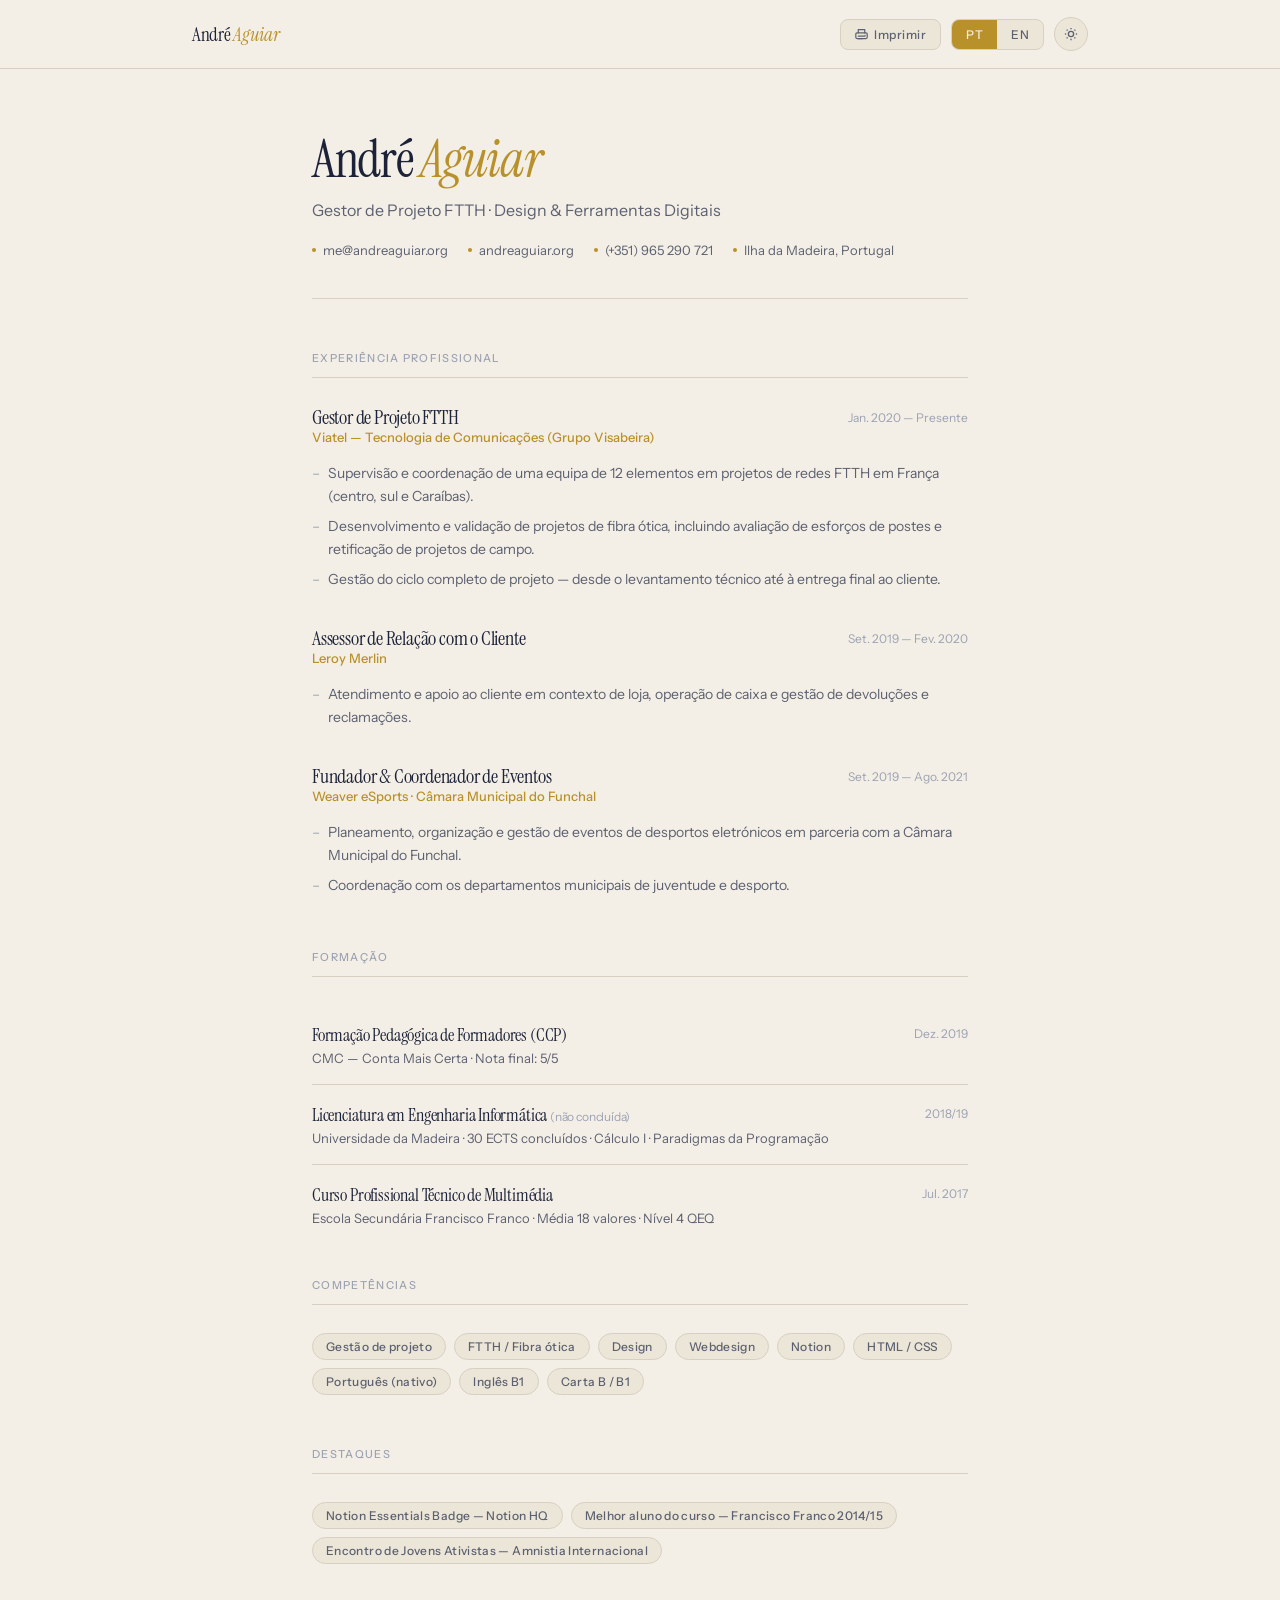
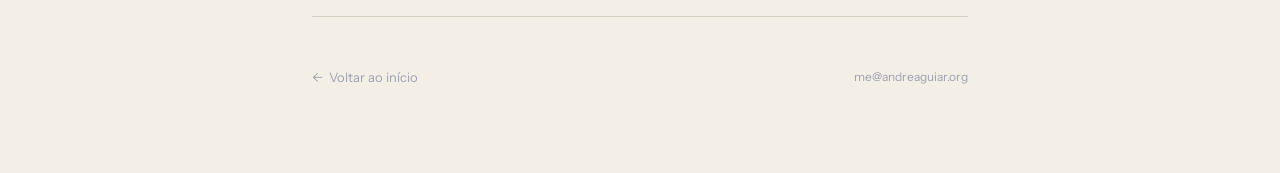
<file: cv.html>
<!DOCTYPE html>
<html lang="pt" data-theme="dark">
<head>
  <meta charset="UTF-8" />
  <link rel="icon" href="favicon.png" type="image/png">
  <meta name="viewport" content="width=device-width, initial-scale=1.0" />
  <title>CV — André Aguiar</title>
  <meta name="description" content="Curriculum Vitae de André Aguiar — Projetista FTTH e designer multidisciplinar, Madeira. Disponível em PT e EN.">
  <!-- Open Graph / Social -->
  <meta property="og:type" content="profile">
  <meta property="og:site_name" content="André Aguiar">
  <meta property="og:url" content="https://andreaguiar.org/cv.html">
  <meta property="og:title" content="CV — André Aguiar">
  <meta property="og:description" content="Curriculum Vitae de André Aguiar — Projetista FTTH e designer multidisciplinar, Madeira.">
  <meta property="og:image" content="https://andreaguiar.org/favicon.png">
  <meta property="og:locale" content="pt_PT">
  <meta name="twitter:card" content="summary">
  <meta name="twitter:title" content="CV — André Aguiar">
  <meta name="twitter:description" content="Curriculum Vitae — Projetista FTTH e designer, Madeira.">
  <meta name="twitter:image" content="https://andreaguiar.org/favicon.png">
  <!-- Theme/lang init (prevents flash of unstyled theme) -->
  <script>(function(){var d=document.documentElement;var t=localStorage.getItem('aa-theme')||(matchMedia('(prefers-color-scheme: dark)').matches?'dark':'light');var l=localStorage.getItem('aa-lang')||'pt';d.setAttribute('data-theme',t);d.setAttribute('data-lang',l);d.setAttribute('lang',l)})();</script>
  <link rel="preconnect" href="https://fonts.googleapis.com" />
  <link rel="preconnect" href="https://fonts.gstatic.com" crossorigin />
  <link href="https://fonts.googleapis.com/css2?family=Instrument+Serif:ital@0;1&family=Instrument+Sans:wght@400;500&display=swap" rel="stylesheet" />
  <style>
    :root {
      --bg:#f4efe6;--surface:#ece6d8;--surface2:#e2dace;
      --border:#d6cfc2;--border2:#c5bdb0;
      --text:#1c2238;--muted:#5c6070;--hint:#9ca2b2;--gold:#b8912a;
    }
    [data-theme="dark"] {
      --bg:#131210;--surface:#1b1916;--surface2:#23211d;
      --border:#2c2924;--border2:#3b3730;
      --text:#f0e9d8;--muted:#98908a;--hint:#585450;--gold:#d4a83a;
    }
    *,*::before,*::after{box-sizing:border-box;margin:0;padding:0}
    html{scroll-behavior:smooth}
    body{font-family:'Instrument Sans',sans-serif;background:var(--bg);color:var(--text);transition:background .3s,color .3s;-webkit-font-smoothing:antialiased;min-height:100vh}

    header{border-bottom:1px solid var(--border);position:sticky;top:0;background:var(--bg);z-index:100;transition:background .3s}
    .topbar{display:flex;align-items:center;justify-content:space-between;padding:17px 32px;max-width:960px;margin:0 auto}
    .logo{font-family:'Instrument Serif',serif;font-size:19px;text-decoration:none;color:var(--text);letter-spacing:-.015em}
    .logo em{font-style:italic;color:var(--gold)}
    .topbar-r{display:flex;align-items:center;gap:10px}
    .lang-toggle{display:flex;border:1px solid var(--border);border-radius:8px;overflow:hidden;background:var(--surface)}
    .lang-btn{font-size:12px;font-weight:500;padding:7px 14px;background:transparent;border:none;cursor:pointer;color:var(--muted);font-family:'Instrument Sans',sans-serif;transition:background .2s,color .2s;letter-spacing:.04em}
    .lang-btn.on{background:var(--gold);color:var(--bg)}
    .theme-btn{width:34px;height:34px;border-radius:50%;border:1px solid var(--border);background:var(--surface);cursor:pointer;display:flex;align-items:center;justify-content:center;color:var(--muted);transition:border-color .2s,color .2s}
    .theme-btn:hover{border-color:var(--border2);color:var(--text)}
    .theme-btn svg{width:14px;height:14px;stroke:currentColor;fill:none;stroke-width:1.5}
    .i-sun,.i-moon{display:none}
    [data-theme="light"] .i-sun{display:block}
    [data-theme="dark"]  .i-moon{display:block}
    .print-btn{display:inline-flex;align-items:center;gap:6px;font-size:12px;font-weight:500;padding:7px 14px;border-radius:8px;border:1px solid var(--border);background:var(--surface);color:var(--muted);cursor:pointer;font-family:'Instrument Sans',sans-serif;letter-spacing:.04em;transition:border-color .2s,color .2s;text-decoration:none}
    .print-btn:hover{border-color:var(--border2);color:var(--text)}
    .print-btn svg{width:13px;height:13px;stroke:currentColor;fill:none;stroke-width:1.5;flex-shrink:0}

    @media print{
      @page{size:A4 portrait;margin:2cm 2.5cm}
      /* força tema claro para impressão */
      body,[data-theme],[data-theme="dark"]{
        --bg:#ffffff;--surface:#f5f2eb;--surface2:#ece6d8;
        --border:#d6cfc2;--border2:#c5bdb0;
        --text:#1c2238;--muted:#5c6070;--hint:#9ca2b2;--gold:#b8912a;
      }
      body{-webkit-print-color-adjust:exact;print-color-adjust:exact}
      header,.cv-ftr,.print-btn{display:none!important}
      .cv{padding:0;max-width:none}
      *{transition:none!important}
      a{text-decoration:none;color:inherit}
      .cv-item,.cv-edu-item,.cv-sec{break-inside:avoid;page-break-inside:avoid}
      .cv-sec-title{break-after:avoid;page-break-after:avoid}
      .cv-name{font-size:36px}
    }

    /* CV */
    .cv{max-width:720px;margin:0 auto;padding:64px 32px 88px}

    .cv-hdr{padding-bottom:40px;border-bottom:1px solid var(--border);margin-bottom:52px}
    .cv-name{font-family:'Instrument Serif',serif;font-size:clamp(36px,5vw,52px);font-weight:400;line-height:1.05;letter-spacing:-.025em;color:var(--text);margin-bottom:10px}
    .cv-name em{font-style:italic;color:var(--gold)}
    .cv-role{font-size:16px;color:var(--muted);margin-bottom:20px;line-height:1.5}
    .cv-contacts{display:flex;flex-wrap:wrap;gap:5px 20px}
    .cv-ct{font-size:13px;color:var(--muted);text-decoration:none;transition:color .2s;display:flex;align-items:center;gap:7px}
    .cv-ct::before{content:'';width:4px;height:4px;border-radius:50%;background:var(--gold);flex-shrink:0}
    .cv-ct:hover{color:var(--gold)}

    /* SECTIONS */
    .cv-sec{margin-bottom:52px}
    .cv-sec:last-of-type{margin-bottom:0}
    .cv-sec-title{font-size:11px;font-weight:500;letter-spacing:.12em;text-transform:uppercase;color:var(--hint);padding-bottom:12px;border-bottom:1px solid var(--border);margin-bottom:28px}

    /* ITEMS */
    .cv-item{margin-bottom:36px}
    .cv-item:last-child{margin-bottom:0}
    .cv-item-top{display:flex;align-items:flex-start;justify-content:space-between;gap:16px;margin-bottom:5px}
    .cv-item-name{font-family:'Instrument Serif',serif;font-size:20px;font-weight:400;color:var(--text);letter-spacing:-.01em;line-height:1.15}
    .cv-item-period{font-size:12px;color:var(--hint);white-space:nowrap;padding-top:4px;flex-shrink:0}
    .cv-item-org{font-size:13px;color:var(--gold);font-weight:500;margin-bottom:12px}
    .cv-bullets{list-style:none;display:flex;flex-direction:column;gap:7px}
    .cv-bullets li{font-size:14px;color:var(--muted);line-height:1.65;padding-left:16px;position:relative}
    .cv-bullets li::before{content:'–';position:absolute;left:0;color:var(--hint)}

    /* EDU */
    .cv-edu-item{display:flex;align-items:flex-start;justify-content:space-between;gap:16px;padding:18px 0;border-bottom:1px solid var(--border)}
    .cv-edu-item:first-child{padding-top:0}
    .cv-edu-item:last-child{border-bottom:none;padding-bottom:0}
    .cv-edu-name{font-family:'Instrument Serif',serif;font-size:18px;font-weight:400;color:var(--text);letter-spacing:-.01em;margin-bottom:3px}
    .cv-edu-sub{font-size:13px;color:var(--muted)}
    .cv-edu-period{font-size:12px;color:var(--hint);white-space:nowrap;padding-top:3px;flex-shrink:0}

    /* TAGS */
    .cv-tags{display:flex;flex-wrap:wrap;gap:8px}
    .cv-tag{font-size:12px;font-weight:500;padding:5px 13px;border-radius:20px;border:1px solid var(--border);background:var(--surface);color:var(--muted);letter-spacing:.03em}

    /* FOOTER */
    .cv-ftr{padding-top:52px;border-top:1px solid var(--border);display:flex;align-items:center;justify-content:space-between;flex-wrap:wrap;gap:12px}
    .back{font-size:13px;color:var(--muted);text-decoration:none;display:inline-flex;align-items:center;gap:6px;transition:color .2s}
    .back:hover{color:var(--text)}
    .cv-ftr p{font-size:12px;color:var(--hint)}
    .cv-ftr a{color:var(--hint);text-decoration:none;transition:color .2s}
    .cv-ftr a:hover{color:var(--muted)}

    /* LANG — scoped to html[lang] so works inside and outside #cvDoc */
    html[lang="en"] .pt{display:none}
    html[lang="pt"] .en{display:none}

    @media(max-width:580px){
      .cv{padding:40px 20px 60px}
      .topbar{padding:17px 20px}
      .cv-item-top,.cv-edu-item{flex-direction:column;gap:4px}
    }

    /* ── PRINT ── */
    @media print{
      @page{size:A4 portrait;margin:2cm 2.5cm}

      /* sempre tema claro — override dark vars */
      :root,html,body,[data-theme],[data-theme="dark"]{
        --bg:#ffffff;--surface:#f5f2eb;--surface2:#ece6d8;
        --border:#d0c8bc;--border2:#bfb8ac;
        --text:#1c2238;--muted:#4a5060;--hint:#8090a8;--gold:#b8912a;
      }
      html,body{background:#fff!important;color:#1c2238!important}
      body{-webkit-print-color-adjust:exact;print-color-adjust:exact}

      /* oculta UI */
      header,.cv-ftr,.print-btn{display:none!important}

      /* layout */
      .cv{padding:0;max-width:none;margin:0}

      /* tipografia impressão */
      .cv-name{font-size:30px}
      .cv-role{font-size:13px;margin-bottom:14px}
      .cv-contacts{gap:4px 16px}
      .cv-ct{font-size:12px}
      .cv-hdr{padding-bottom:24px;margin-bottom:32px}
      .cv-sec{margin-bottom:28px}
      .cv-sec-title{font-size:10px;padding-bottom:8px;margin-bottom:18px}
      .cv-item{margin-bottom:20px}
      .cv-item-name{font-size:17px}
      .cv-item-org{font-size:12px;margin-bottom:8px}
      .cv-bullets li{font-size:12px;line-height:1.55;gap:5px}
      .cv-edu-name{font-size:15px}
      .cv-edu-sub{font-size:12px}
      .cv-tag{font-size:11px;padding:3px 10px}

      /* controlo de quebra de página */
      .cv-item,.cv-edu-item{break-inside:avoid;page-break-inside:avoid}
      .cv-sec-title{break-after:avoid;page-break-after:avoid}
      .cv-hdr{break-after:avoid;page-break-after:avoid}

      /* links limpos */
      *{transition:none!important}
      a{text-decoration:none;color:inherit}
    }
  </style>
</head>
<body>

<header>
  <nav class="topbar">
    <a class="logo" href="index.html">André <em>Aguiar</em></a>
    <div class="topbar-r">
      <button class="print-btn" onclick="window.print()" aria-label="Imprimir CV">
        <svg viewBox="0 0 16 16" width="13" height="13" fill="none" stroke="currentColor" stroke-width="1.5" stroke-linecap="round" stroke-linejoin="round"><path d="M4 6V2h8v4"/><rect x="1" y="6" width="14" height="7" rx="1.5"/><path d="M4 10h8M4 13h5"/><circle cx="12.5" cy="9" r=".75" fill="currentColor" stroke="none"/></svg>
        <span class="pt">Imprimir</span><span class="en">Print</span>
      </button>
      <div class="lang-toggle">
        <button class="lang-btn on" id="bPT" onclick="setLang('pt')">PT</button>
        <button class="lang-btn"    id="bEN" onclick="setLang('en')">EN</button>
      </div>
      <button class="theme-btn" id="themeBtn" aria-label="Alternar tema">
        <svg class="i-sun" viewBox="0 0 16 16"><circle cx="8" cy="8" r="3"/><line x1="8" y1="1" x2="8" y2="2.5"/><line x1="8" y1="13.5" x2="8" y2="15"/><line x1="1" y1="8" x2="2.5" y2="8"/><line x1="13.5" y1="8" x2="15" y2="8"/><line x1="3.05" y1="3.05" x2="4.1" y2="4.1"/><line x1="11.9" y1="11.9" x2="12.95" y2="12.95"/><line x1="12.95" y1="3.05" x2="11.9" y2="4.1"/><line x1="4.1" y1="11.9" x2="3.05" y2="12.95"/></svg>
        <svg class="i-moon" viewBox="0 0 16 16"><path d="M13.5 9.5A6 6 0 0 1 6.5 2.5a6 6 0 1 0 7 7z"/></svg>
      </button>
    </div>
  </nav>
</header>

<div class="cv" id="cvDoc" data-lang="pt">

  <!-- HEADER -->
  <div class="cv-hdr">
    <h1 class="cv-name">André <em>Aguiar</em></h1>
    <p class="cv-role pt">Gestor de Projeto FTTH · Design &amp; Ferramentas Digitais</p>
    <p class="cv-role en">FTTH Project Manager · Design &amp; Digital Tools</p>
    <div class="cv-contacts">
      <a class="cv-ct" href="mailto:me@andreaguiar.org">me@andreaguiar.org</a>
      <a class="cv-ct" href="https://andreaguiar.org" target="_blank">andreaguiar.org</a>
      <a class="cv-ct" href="tel:+351965290721">(+351) 965 290 721</a>
      <span class="cv-ct" style="cursor:default">
        <span class="pt">Ilha da Madeira, Portugal</span>
        <span class="en">Madeira Island, Portugal</span>
      </span>
    </div>
  </div>

  <!-- EXPERIENCE -->
  <div class="cv-sec">
    <h2 class="cv-sec-title pt">Experiência profissional</h2>
    <h2 class="cv-sec-title en">Experience</h2>

    <!-- Viatel -->
    <div class="cv-item">
      <div class="cv-item-top">
        <div>
          <div class="cv-item-name pt">Gestor de Projeto FTTH</div>
          <div class="cv-item-name en">FTTH Project Manager</div>
          <div class="cv-item-org">Viatel — Tecnologia de Comunicações (Grupo Visabeira)</div>
        </div>
        <span class="cv-item-period pt">Jan. 2020 — Presente</span>
        <span class="cv-item-period en">Jan. 2020 — Present</span>
      </div>
      <ul class="cv-bullets">
        <li class="pt">Supervisão e coordenação de uma equipa de 12 elementos em projetos de redes FTTH em França (centro, sul e Caraíbas).</li>
        <li class="en">Supervision and coordination of a 12-person team on FTTH network projects across France (central, southern regions and the Caribbean).</li>
        <li class="pt">Desenvolvimento e validação de projetos de fibra ótica, incluindo avaliação de esforços de postes e retificação de projetos de campo.</li>
        <li class="en">Development and validation of fibre optic projects, including pole load assessment and correction of field-designed plans.</li>
        <li class="pt">Gestão do ciclo completo de projeto — desde o levantamento técnico até à entrega final ao cliente.</li>
        <li class="en">Full project lifecycle management — from technical survey through to final client delivery.</li>
      </ul>
    </div>

    <!-- Leroy Merlin -->
    <div class="cv-item">
      <div class="cv-item-top">
        <div>
          <div class="cv-item-name pt">Assessor de Relação com o Cliente</div>
          <div class="cv-item-name en">Customer Relations Associate</div>
          <div class="cv-item-org">Leroy Merlin</div>
        </div>
        <span class="cv-item-period">Set. 2019 — Fev. 2020</span>
      </div>
      <ul class="cv-bullets">
        <li class="pt">Atendimento e apoio ao cliente em contexto de loja, operação de caixa e gestão de devoluções e reclamações.</li>
        <li class="en">Customer service and support in a retail environment, including checkout operations and handling returns and complaints.</li>
      </ul>
    </div>

    <!-- Weaver eSports -->
    <div class="cv-item">
      <div class="cv-item-top">
        <div>
          <div class="cv-item-name pt">Fundador &amp; Coordenador de Eventos</div>
          <div class="cv-item-name en">Founder &amp; Events Coordinator</div>
          <div class="cv-item-org">Weaver eSports · Câmara Municipal do Funchal</div>
        </div>
        <span class="cv-item-period">Set. 2019 — Ago. 2021</span>
      </div>
      <ul class="cv-bullets">
        <li class="pt">Planeamento, organização e gestão de eventos de desportos eletrónicos em parceria com a Câmara Municipal do Funchal.</li>
        <li class="en">Planning, organisation and management of esports events in partnership with the Funchal City Council.</li>
        <li class="pt">Coordenação com os departamentos municipais de juventude e desporto.</li>
        <li class="en">Coordination with municipal youth and sports departments.</li>
      </ul>
    </div>
  </div>

  <!-- EDUCATION -->
  <div class="cv-sec">
    <h2 class="cv-sec-title pt">Formação</h2>
    <h2 class="cv-sec-title en">Education</h2>

    <div class="cv-edu-item">
      <div>
        <div class="cv-edu-name pt">Formação Pedagógica de Formadores (CCP)</div>
        <div class="cv-edu-name en">Certified Trainer Programme (CCP)</div>
        <div class="cv-edu-sub pt">CMC — Conta Mais Certa · Nota final: 5/5</div>
        <div class="cv-edu-sub en">CMC — Conta Mais Certa · Final grade: 5/5</div>
      </div>
      <span class="cv-edu-period">Dez. 2019</span>
    </div>

    <div class="cv-edu-item">
      <div>
        <div class="cv-edu-name pt">Licenciatura em Engenharia Informática <span style="font-size:12px;color:var(--hint);font-family:'Instrument Sans',sans-serif;font-weight:400">(não concluída)</span></div>
        <div class="cv-edu-name en">B.Sc. Computer Engineering <span style="font-size:12px;color:var(--hint);font-family:'Instrument Sans',sans-serif;font-weight:400">(incomplete)</span></div>
        <div class="cv-edu-sub pt">Universidade da Madeira · 30 ECTS concluídos · Cálculo I · Paradigmas da Programação</div>
        <div class="cv-edu-sub en">University of Madeira · 30 ECTS completed · Calculus I · Programming Paradigms</div>
      </div>
      <span class="cv-edu-period">2018/19</span>
    </div>

    <div class="cv-edu-item">
      <div>
        <div class="cv-edu-name pt">Curso Profissional Técnico de Multimédia</div>
        <div class="cv-edu-name en">Professional Course in Multimedia Technology</div>
        <div class="cv-edu-sub pt">Escola Secundária Francisco Franco · Média 18 valores · Nível 4 QEQ</div>
        <div class="cv-edu-sub en">Francisco Franco Secondary School · Average 18/20 · EQF Level 4</div>
      </div>
      <span class="cv-edu-period">Jul. 2017</span>
    </div>
  </div>

  <!-- SKILLS -->
  <div class="cv-sec">
    <h2 class="cv-sec-title pt">Competências</h2>
    <h2 class="cv-sec-title en">Skills</h2>
    <div class="cv-tags">
      <span class="cv-tag">Gestão de projeto</span>
      <span class="cv-tag">FTTH / Fibra ótica</span>
      <span class="cv-tag">Design</span>
      <span class="cv-tag">Webdesign</span>
      <span class="cv-tag">Notion</span>
      <span class="cv-tag">HTML / CSS</span>
      <span class="cv-tag pt">Português (nativo)</span>
      <span class="cv-tag en">Portuguese (native)</span>
      <span class="cv-tag pt">Inglês B1</span>
      <span class="cv-tag en">English B1</span>
      <span class="cv-tag pt">Carta B / B1</span>
      <span class="cv-tag en">Driving licence B / B1</span>
    </div>
  </div>

  <!-- HIGHLIGHTS -->
  <div class="cv-sec">
    <h2 class="cv-sec-title pt">Destaques</h2>
    <h2 class="cv-sec-title en">Highlights</h2>
    <div class="cv-tags">
      <span class="cv-tag">Notion Essentials Badge — Notion HQ</span>
      <span class="cv-tag pt">Melhor aluno do curso — Francisco Franco 2014/15</span>
      <span class="cv-tag en">Best student award — Francisco Franco 2014/15</span>
      <span class="cv-tag pt">Encontro de Jovens Ativistas — Amnistia Internacional</span>
      <span class="cv-tag en">Youth Activists Meeting — Amnesty International</span>
    </div>
  </div>

  <!-- FOOTER -->
  <div class="cv-ftr">
    <a class="back" href="index.html">← <span class="pt">Voltar ao início</span><span class="en">Back to home</span></a>
    <p><a href="mailto:me@andreaguiar.org">me@andreaguiar.org</a></p>
  </div>

</div>

<script>
  const html=document.documentElement,tb=document.getElementById('themeBtn');
  const st=localStorage.getItem('aa-theme');
  if(st)html.setAttribute('data-theme',st);
  tb.addEventListener('click',()=>{
    const n=html.getAttribute('data-theme')==='dark'?'light':'dark';
    html.setAttribute('data-theme',n);
    localStorage.setItem('aa-theme',n);
  });

  const cv=document.getElementById('cvDoc');
  function setLang(l){
    cv.setAttribute('data-lang',l);
    html.setAttribute('lang',l);
    document.getElementById('bPT').classList.toggle('on',l==='pt');
    document.getElementById('bEN').classList.toggle('on',l==='en');
  }
</script>
</body>
</html>
</file>
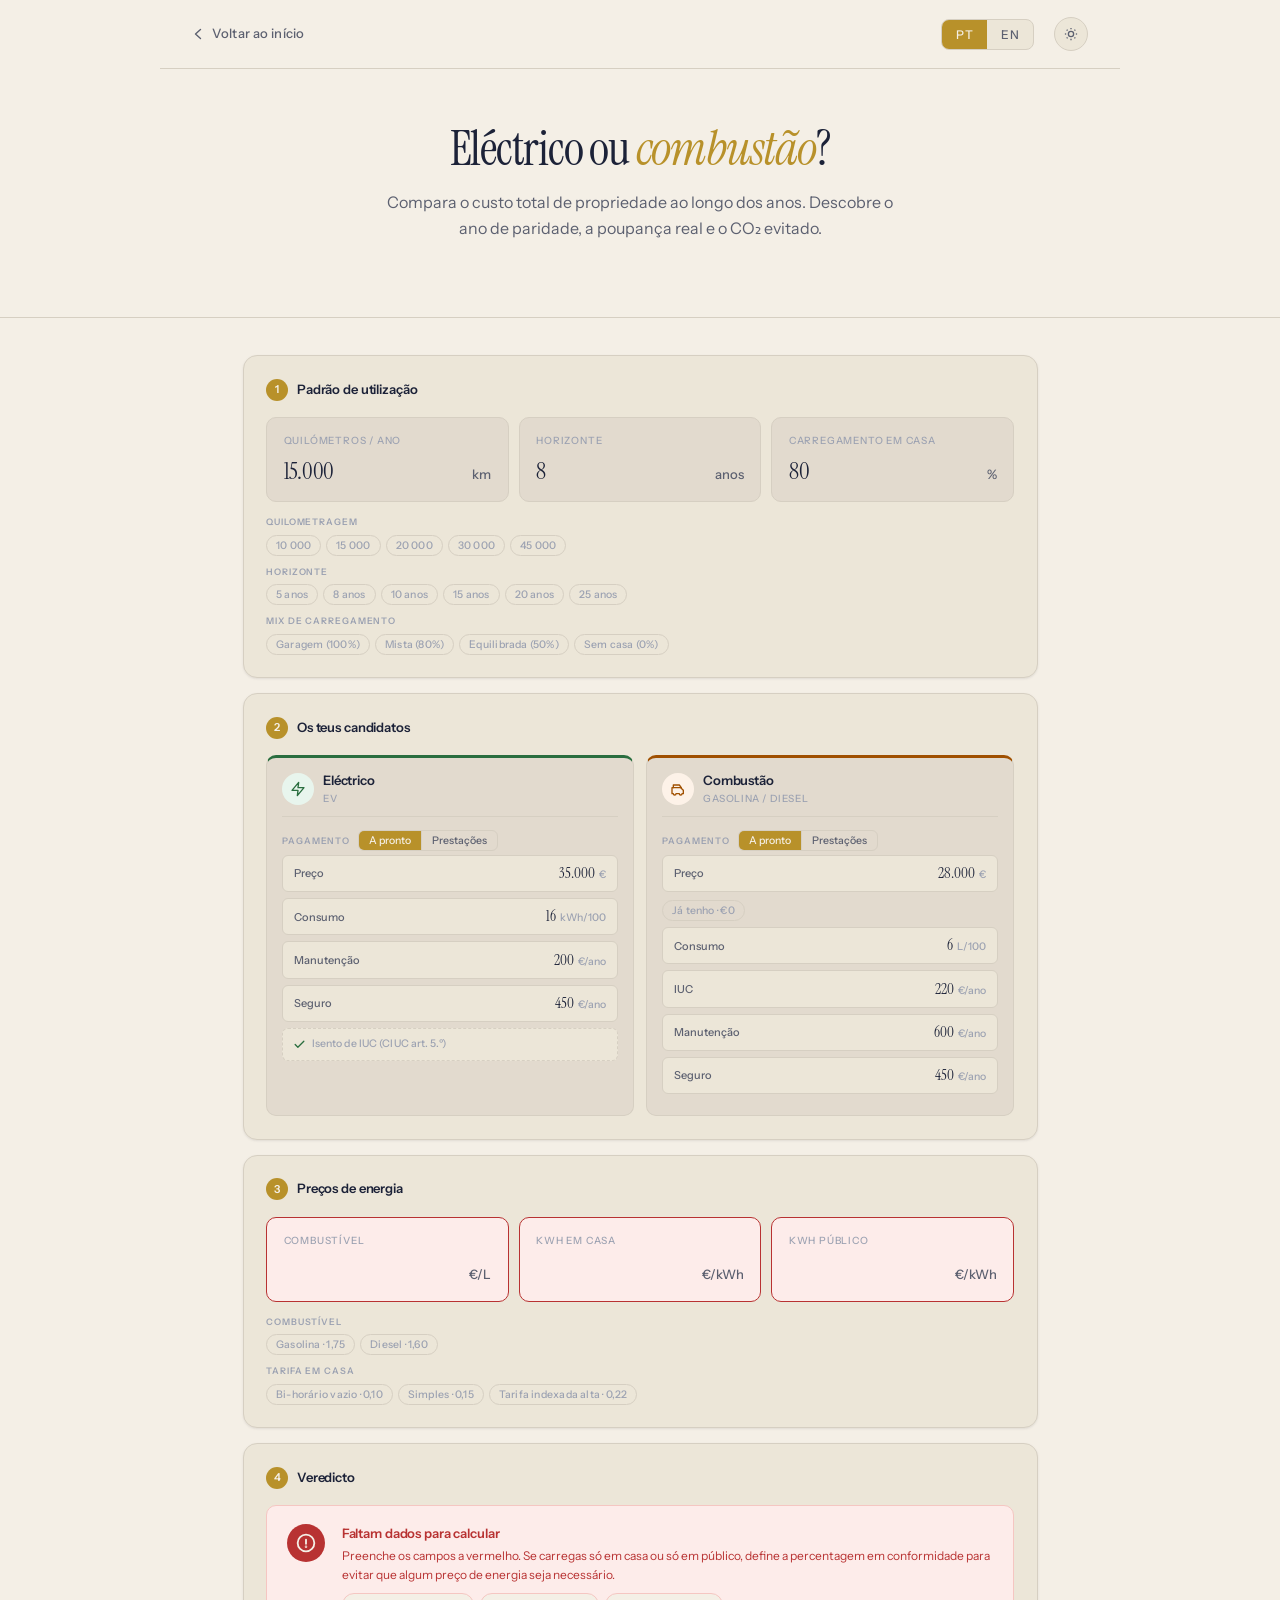
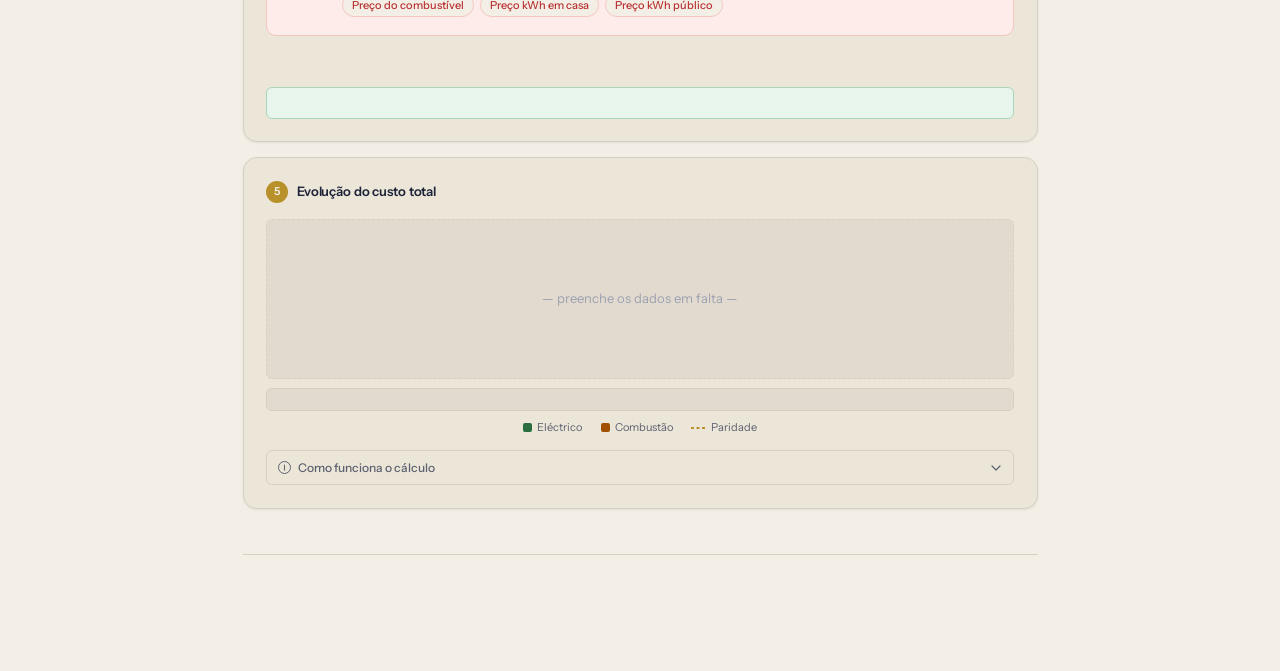
<file: eletrico-vs-combustao.html>
<!DOCTYPE html>
<html lang="pt" data-theme="dark" data-lang="pt">
<head>
<meta charset="UTF-8">
<link rel="icon" href="favicon.png" type="image/png">
<meta name="viewport" content="width=device-width, initial-scale=1.0">
<title>Carro eléctrico vs gasolina — André Aguiar</title>
<meta name="description" content="Compara o custo total de propriedade entre eléctrico e combustão. Descobre o ano de paridade, a poupança total e o CO₂ evitado.">
<!-- Open Graph / Social -->
<meta property="og:type" content="website">
<meta property="og:site_name" content="André Aguiar">
<meta property="og:url" content="https://andreaguiar.org/eletrico-vs-combustao.html">
<meta property="og:title" content="Carro eléctrico vs gasolina — André Aguiar">
<meta property="og:description" content="Compara o custo total de propriedade entre eléctrico e combustão. Descobre o ano de paridade, a poupança total e o CO₂ evitado.">
<meta property="og:image" content="https://andreaguiar.org/favicon.png">
<meta property="og:locale" content="pt_PT">
<meta name="twitter:card" content="summary">
<meta name="twitter:title" content="Carro eléctrico vs gasolina — André Aguiar">
<meta name="twitter:description" content="Compara o custo total entre eléctrico e combustão. Ano de paridade, poupança e CO₂ evitado.">
<meta name="twitter:image" content="https://andreaguiar.org/favicon.png">
<!-- Theme/lang init (prevents flash of unstyled theme) -->
<script>(function(){var d=document.documentElement;var t=localStorage.getItem('aa-theme')||(matchMedia('(prefers-color-scheme: dark)').matches?'dark':'light');var l=localStorage.getItem('aa-lang')||'pt';d.setAttribute('data-theme',t);d.setAttribute('data-lang',l);d.setAttribute('lang',l)})();</script>
<link rel="preconnect" href="https://fonts.googleapis.com">
<link href="https://fonts.googleapis.com/css2?family=Instrument+Sans:ital,wght@0,400;0,500;0,600;1,400&family=Instrument+Serif:ital@0;1&display=swap" rel="stylesheet">
<link rel="stylesheet" href="assets/calc.css">
<style>
.hero-body{max-width:840px;margin:0 auto;padding:3.5rem 0 4rem;text-align:center}
.hero-kicker{
  font-size:11px;font-weight:500;letter-spacing:.12em;text-transform:uppercase;
  color:var(--c-accent);margin-bottom:1.25rem;
  display:flex;align-items:center;justify-content:center;gap:10px;
}
.hero-kicker::before,.hero-kicker::after{content:'';width:24px;height:1px;background:var(--c-accent)}
.hero h1{
  font-family:'Instrument Serif',serif;
  font-size:clamp(2rem,5vw,3.25rem);
  font-weight:400;line-height:1.12;
  color:var(--c-text);letter-spacing:-.025em;margin-bottom:.85rem;
}
.hero h1 em{font-style:italic;color:var(--c-accent)}
.hero-sub{font-size:16px;color:var(--c-text2);max-width:520px;margin:0 auto 1rem;line-height:1.65}

/* ── MAIN ── */
.wrap{max-width:840px;margin:0 auto;padding:2.5rem 1.5rem 5rem}

/* ── SECTION HEADER ── */
.sec-head{display:flex;align-items:center;gap:.6rem;margin-bottom:1.1rem}
.sec-num{
  width:22px;height:22px;border-radius:50%;
  background:var(--c-accent);color:var(--c-bg);
  font-size:11px;font-weight:600;
  display:flex;align-items:center;justify-content:center;flex-shrink:0;
}
.sec-title{font-size:13px;font-weight:600;color:var(--c-text);letter-spacing:-.01em}

/* ── CARD ── */
.card{
  background:var(--c-surface);border:1px solid var(--c-border);
  border-radius:var(--r-lg);padding:1.5rem;margin-bottom:1rem;
  box-shadow:var(--shadow);transition:background .2s,border-color .2s;
}
@keyframes up{from{opacity:0;transform:translateY(12px)}to{opacity:1;transform:translateY(0)}}
.card{animation:up .35s ease both}
.card:nth-child(1){animation-delay:.04s}.card:nth-child(2){animation-delay:.08s}
.card:nth-child(3){animation-delay:.12s}.card:nth-child(4){animation-delay:.16s}
.card:nth-child(5){animation-delay:.20s}.card:nth-child(6){animation-delay:.24s}

/* ── INPUT GRID ── */
.input-grid{display:grid;grid-template-columns:repeat(3,1fr);gap:10px}
@media(max-width:620px){.input-grid{grid-template-columns:1fr}}

.big-input{
  background:var(--c-surface2);
  border:1px solid var(--c-border);
  border-radius:var(--r);
  padding:1rem 1.1rem;
  transition:border-color .15s, background .15s;
  cursor:text;
}
.big-input:hover{border-color:var(--c-border2)}
.big-input:focus-within{border-color:var(--c-accent);background:var(--c-surface)}
.big-input-lbl{
  font-size:10px;font-weight:500;text-transform:uppercase;letter-spacing:.08em;
  color:var(--c-text3);margin-bottom:.55rem;display:block;
}
.big-input-row{display:flex;align-items:baseline;gap:6px}
.big-input input{
  width:100%;
  font-family:'Instrument Serif',serif;
  font-size:1.55rem;font-weight:400;
  color:var(--c-text);
  background:transparent;border:none;outline:none;padding:0;
  font-variant-numeric:tabular-nums;letter-spacing:-.01em;
  -moz-appearance:textfield;
}
.big-input input::-webkit-inner-spin-button,
.big-input input::-webkit-outer-spin-button{-webkit-appearance:none;margin:0}
.big-input-unit{
  font-family:'Instrument Sans',sans-serif;
  font-size:13px;font-weight:500;color:var(--c-text2);
  flex-shrink:0;
}

/* ── QUICK CHIPS ── */
.quick-section{margin-top:.85rem}
.quick-section + .quick-section{margin-top:.6rem}
.quick-section-lbl{
  font-size:9px;font-weight:600;text-transform:uppercase;letter-spacing:.1em;
  color:var(--c-text3);display:block;margin-bottom:.4rem;
}
.quick-row{display:flex;gap:5px;flex-wrap:wrap}
.quick-chip{
  padding:3px 9px;border-radius:12px;
  border:1px solid var(--c-border);background:transparent;
  font-family:'Instrument Sans',sans-serif;font-size:10.5px;font-weight:500;
  color:var(--c-text3);cursor:pointer;transition:all .12s;
  letter-spacing:.02em;
}
.quick-chip:hover{border-color:var(--c-accent);color:var(--c-accent)}
.quick-chip.active{border-color:var(--c-accent);background:var(--c-accent);color:var(--c-bg)}

/* ── CARROS (CARD 2 — 2-col side-by-side) ── */
.cars-grid{display:grid;grid-template-columns:1fr 1fr;gap:12px}
@media(max-width:620px){.cars-grid{grid-template-columns:1fr}}
.car-block{
  background:var(--c-surface2);border:1px solid var(--c-border);
  border-radius:var(--r);padding:1rem;
  transition:border-color .2s;
}
.car-block.ev{border-top:3px solid var(--c-green)}
.car-block.ice{border-top:3px solid var(--c-orange)}
.car-head{
  display:flex;align-items:center;gap:9px;margin-bottom:.85rem;
  padding-bottom:.7rem;border-bottom:1px solid var(--c-border);
}
.car-icon{
  width:32px;height:32px;border-radius:50%;
  display:flex;align-items:center;justify-content:center;
  flex-shrink:0;
}
.car-block.ev .car-icon{background:var(--c-green-pale);color:var(--c-green)}
.car-block.ice .car-icon{background:var(--c-orange-pale);color:var(--c-orange)}
.car-name{font-size:13px;font-weight:600;color:var(--c-text);letter-spacing:-.01em;line-height:1.2}
.car-name-sub{font-size:10px;color:var(--c-text3);font-weight:500;text-transform:uppercase;letter-spacing:.06em;margin-top:2px}

.mini-input{
  display:flex;align-items:center;gap:8px;
  padding:.55rem .7rem;border:1px solid var(--c-border);border-radius:var(--r-sm);
  background:var(--c-surface);
  margin-bottom:6px;
  transition:border-color .15s;
}
.mini-input:hover{border-color:var(--c-border2)}
.mini-input:focus-within{border-color:var(--c-accent)}
.mini-lbl{flex:1;font-size:11px;color:var(--c-text2);font-weight:500;letter-spacing:.01em}
.mini-val{
  display:flex;align-items:baseline;gap:4px;flex-shrink:0;
}
.mini-input input{
  width:75px;text-align:right;
  font-family:'Instrument Serif',serif;font-size:14.5px;font-weight:400;
  color:var(--c-text);background:transparent;border:none;outline:none;padding:0;
  font-variant-numeric:tabular-nums;-moz-appearance:textfield;
}
.mini-input input::-webkit-inner-spin-button,
.mini-input input::-webkit-outer-spin-button{-webkit-appearance:none;margin:0}
.mini-unit{font-size:10.5px;color:var(--c-text3);font-weight:500;flex-shrink:0;letter-spacing:.01em}

.car-info{
  display:flex;align-items:center;gap:6px;
  font-size:10.5px;color:var(--c-text3);font-weight:500;
  padding:.5rem .65rem;margin-top:6px;
  background:var(--c-surface);border:1px dashed var(--c-border);border-radius:var(--r-sm);
  letter-spacing:.01em;
}
.car-info svg{flex-shrink:0;color:var(--c-green)}

/* ── PAYMENT MODE TOGGLE ── */
.equip-toggle-row{display:flex;align-items:center;gap:8px;margin:6px 0 4px}
.equip-toggle-lbl{font-size:9px;font-weight:600;text-transform:uppercase;letter-spacing:.1em;color:var(--c-text3)}
.equip-toggle-btns{display:flex;border:1px solid var(--c-border);border-radius:6px;overflow:hidden}
.equip-btn{padding:3px 10px;border:none;background:transparent;font-family:'Instrument Sans',sans-serif;font-size:10.5px;font-weight:500;color:var(--c-text2);cursor:pointer;transition:all .15s}
.equip-btn.active{background:var(--c-accent);color:var(--c-bg)}
.equip-btn+.equip-btn{border-left:1px solid var(--c-border)}
.prest-panel{margin-top:4px}
.monthly-display{display:flex;align-items:baseline;gap:4px;padding:.5rem .7rem;border:1px solid var(--c-accent-pale);border-radius:var(--r-sm);background:var(--c-accent-pale);margin-top:6px}
.monthly-lbl{flex:1;font-size:11px;color:var(--c-text2);font-weight:500}
.monthly-val{font-family:'Instrument Serif',serif;font-size:14.5px;color:var(--c-accent);font-variant-numeric:tabular-nums}
.monthly-unit{font-size:10.5px;color:var(--c-text3);font-weight:500;flex-shrink:0}

/* ── VALIDATION ── */
.big-input.invalid, .mini-input.invalid {
  border-color: var(--c-red);
  background: var(--c-red-pale);
}
.error-banner{
  display:grid;grid-template-columns:auto 1fr;gap:1.1rem;align-items:start;
  padding:1.2rem 1.35rem;border-radius:var(--r);
  background:var(--c-red-pale);border:1px solid var(--c-red-border);
  margin-bottom:1.1rem;
}
@media(max-width:560px){.error-banner{grid-template-columns:1fr;text-align:left}}
.err-icon{
  width:38px;height:38px;border-radius:50%;
  background:var(--c-red);color:var(--c-bg);
  display:flex;align-items:center;justify-content:center;flex-shrink:0;
}
.err-title{
  font-size:13px;font-weight:600;color:var(--c-red);
  letter-spacing:-.01em;margin-bottom:.25rem;
}
.err-intro{font-size:12px;color:var(--c-red);margin-bottom:.55rem;line-height:1.55}
.err-list{
  display:flex;flex-wrap:wrap;gap:6px;
}
.err-list-item{
  font-size:11px;color:var(--c-red);font-weight:500;
  padding:3px 9px;border-radius:12px;
  background:var(--c-bg);border:1px solid var(--c-red-border);
}
.chart-empty{
  display:flex;align-items:center;justify-content:center;
  min-height:160px;color:var(--c-text3);font-size:13px;
  background:var(--c-surface2);border:1px dashed var(--c-border);border-radius:var(--r-sm);
}

/* ── VERDICT (CARD 4) ── */
.verdict{
  display:grid;grid-template-columns:auto 1fr;gap:1.1rem;align-items:center;
  padding:1.4rem 1.4rem;border-radius:var(--r);
  background:var(--c-surface2);border:1px solid var(--c-border);
  margin-bottom:1.1rem;
}
@media(max-width:560px){.verdict{grid-template-columns:1fr;text-align:center}}
.verdict.ev-wins{background:var(--c-green-pale);border-color:var(--c-green-border)}
.verdict.ice-wins{background:var(--c-orange-pale);border-color:var(--c-orange-border)}
.verdict.tie{background:var(--c-amber-pale);border-color:var(--c-amber-border)}

.verdict-badge{
  width:64px;height:64px;border-radius:50%;
  display:flex;align-items:center;justify-content:center;flex-shrink:0;
  background:var(--c-surface);
}
.verdict.ev-wins .verdict-badge{background:var(--c-green);color:var(--c-bg)}
.verdict.ice-wins .verdict-badge{background:var(--c-orange);color:var(--c-bg)}
.verdict.tie .verdict-badge{background:var(--c-amber);color:var(--c-bg)}
@media(max-width:560px){.verdict-badge{margin:0 auto}}

.verdict-text{min-width:0}
.verdict-title{
  font-size:10.5px;font-weight:600;text-transform:uppercase;letter-spacing:.14em;
  color:var(--c-text2);margin-bottom:.3rem;
}
.verdict-main{
  font-family:'Instrument Serif',serif;
  font-size:clamp(1.65rem,4.5vw,2.3rem);
  font-weight:400;line-height:1.1;letter-spacing:-.02em;
  color:var(--c-text);
}
.verdict-main em{font-style:italic;color:var(--c-accent)}
.verdict.ev-wins .verdict-main em{color:var(--c-green)}
.verdict.ice-wins .verdict-main em{color:var(--c-orange)}
.verdict-sub{font-size:12px;color:var(--c-text2);margin-top:.45rem;line-height:1.55}

/* ── METRICS ── */
.metrics{display:grid;grid-template-columns:repeat(4,1fr);gap:8px}
@media(max-width:620px){.metrics{grid-template-columns:repeat(2,1fr)}}
.met{background:var(--c-surface2);border:1px solid var(--c-border);border-radius:var(--r-sm);padding:.8rem .9rem}
.met-lbl{font-size:10px;font-weight:500;text-transform:uppercase;letter-spacing:.06em;color:var(--c-text3);margin-bottom:5px}
.met-val{font-size:1.2rem;font-weight:600;color:var(--c-text);line-height:1;font-variant-numeric:tabular-nums}
.met-val.ev{color:var(--c-green)}
.met-val.ice{color:var(--c-orange)}
.met-sub{font-size:10px;color:var(--c-text3);margin-top:4px}

/* ── BARS ── */
.bars-grid{display:grid;grid-template-columns:1fr 1fr;gap:1rem;margin-top:1.25rem}
@media(max-width:620px){.bars-grid{grid-template-columns:1fr}}
.bars-block{
  background:var(--c-surface2);border:1px solid var(--c-border);
  border-radius:var(--r-sm);padding:1rem 1.1rem;
}
.bars-block-head{
  font-size:10px;font-weight:600;text-transform:uppercase;letter-spacing:.1em;
  color:var(--c-text3);margin-bottom:.85rem;display:flex;justify-content:space-between;align-items:baseline;
}
.bars-block-head strong{font-size:12px;color:var(--c-text);font-variant-numeric:tabular-nums;font-weight:600;letter-spacing:.02em}
.bar-row{margin-bottom:.65rem}
.bar-row:last-child{margin-bottom:0}
.bar-head{display:flex;justify-content:space-between;align-items:baseline;font-size:11px;color:var(--c-text2);margin-bottom:4px;font-weight:500}
.bar-head span:last-child{color:var(--c-text);font-variant-numeric:tabular-nums}
.bar-track{background:var(--c-surface);border-radius:3px;height:6px;overflow:hidden}
.bar-fill{height:100%;border-radius:3px;transition:width .45s cubic-bezier(.4,0,.2,1)}
.fill-ev-1{background:var(--c-green)}
.fill-ev-2{background:color-mix(in srgb, var(--c-green) 70%, var(--c-bg))}
.fill-ev-3{background:color-mix(in srgb, var(--c-green) 50%, var(--c-bg))}
.fill-ev-4{background:color-mix(in srgb, var(--c-green) 32%, var(--c-bg))}
.fill-ice-1{background:var(--c-orange)}
.fill-ice-2{background:color-mix(in srgb, var(--c-orange) 70%, var(--c-bg))}
.fill-ice-3{background:color-mix(in srgb, var(--c-orange) 50%, var(--c-bg))}
.fill-ice-4{background:color-mix(in srgb, var(--c-orange) 32%, var(--c-bg))}

/* ── CHART ── */
.chart-wrap{position:relative;margin-top:.5rem}
.chart-wrap svg{display:block;width:100%;height:auto;cursor:crosshair;touch-action:none}
.chart-info{
  display:grid;grid-template-columns:repeat(4,1fr);gap:8px;
  margin-top:.6rem;padding:.7rem .85rem;
  background:var(--c-surface2);border:1px solid var(--c-border);border-radius:var(--r-sm);
}
@media(max-width:560px){.chart-info{grid-template-columns:repeat(2,1fr);gap:8px;padding:.65rem .75rem}}
.ci-block{min-width:0}
.ci-lbl{font-size:9.5px;font-weight:500;text-transform:uppercase;letter-spacing:.06em;color:var(--c-text3);margin-bottom:3px}
.ci-val{font-size:13px;font-weight:600;color:var(--c-text);font-variant-numeric:tabular-nums}
.ci-val.ev{color:var(--c-green)}
.ci-val.ice{color:var(--c-orange)}
.ci-val.delta{color:var(--c-accent)}
.chart-legend{display:flex;justify-content:center;gap:1.25rem;flex-wrap:wrap;margin-top:.5rem;font-size:11px;color:var(--c-text2)}
.lg-dot{display:inline-block;width:9px;height:9px;border-radius:2px;margin-right:5px;vertical-align:middle}
.lg-dot.ev{background:var(--c-green)}
.lg-dot.ice{background:var(--c-orange)}
.lg-dot.par{background:transparent;border:1.5px dashed var(--c-accent);border-radius:0;height:0;width:14px;margin-right:6px}

/* ── CO2 BANNER ── */
.co2-banner{
  display:grid;grid-template-columns:auto 1fr auto;gap:1rem;align-items:center;
  padding:1rem 1.2rem;border-radius:var(--r-sm);
  background:var(--c-green-pale);border:1px solid var(--c-green-border);
  margin-top:1rem;
}
@media(max-width:560px){.co2-banner{grid-template-columns:1fr;text-align:center}}
.co2-icon{
  width:42px;height:42px;border-radius:50%;
  background:var(--c-green);color:var(--c-bg);
  display:flex;align-items:center;justify-content:center;flex-shrink:0;
}
@media(max-width:560px){.co2-icon{margin:0 auto}}
.co2-text{min-width:0}
.co2-lbl{font-size:10px;font-weight:600;text-transform:uppercase;letter-spacing:.1em;color:var(--c-green);margin-bottom:.2rem}
.co2-val{font-family:'Instrument Serif',serif;font-size:1.55rem;font-weight:400;color:var(--c-green);font-variant-numeric:tabular-nums;letter-spacing:-.02em;line-height:1}
.co2-sub{font-size:11px;color:var(--c-text2);margin-top:.3rem}
.co2-trees{
  font-family:'Instrument Serif',serif;font-size:1.35rem;color:var(--c-green);
  text-align:right;line-height:1.1;font-variant-numeric:tabular-nums;
}
.co2-trees-sub{font-size:10px;color:var(--c-text2);font-family:'Instrument Sans';margin-top:2px;text-transform:uppercase;letter-spacing:.08em}
@media(max-width:560px){.co2-trees,.co2-trees-sub{text-align:center}}

/* ── ACCORDION ── */
.acc-trigger{
  display:flex;align-items:center;gap:7px;
  font-size:12px;font-weight:500;color:var(--c-text2);
  cursor:pointer;margin-top:1rem;user-select:none;
  padding:.5rem .75rem;border-radius:var(--r-sm);
  border:1px solid var(--c-border);background:var(--c-surface);
  transition:border-color .15s,color .15s;
}
.acc-trigger:hover{border-color:var(--c-accent);color:var(--c-accent)}
.acc-trigger svg{transition:transform .2s;flex-shrink:0}
.acc-trigger.open svg{transform:rotate(180deg)}
.acc-body{
  display:none;margin-top:6px;
  background:var(--c-surface);border:1px solid var(--c-border);
  border-radius:var(--r-sm);padding:.9rem 1rem;
  font-size:12px;color:var(--c-text2);line-height:1;
}
.acc-body.open{display:block}
.acc-body ul{margin:.5rem 0 0 1rem;list-style:disc}
.acc-body li{margin-bottom:.45rem;line-height:1.65}
.acc-body li:last-child{margin-bottom:0}

/* ── FOOTER ── */
.footer{margin-top:3rem;padding-top:1.5rem;border-top:1px solid var(--c-border)}
.footer-grid{display:grid;grid-template-columns:repeat(3,1fr);gap:10px;margin-bottom:1.25rem}
@media(max-width:520px){.footer-grid{grid-template-columns:1fr}}
.fcell{padding:.75rem 1rem;border:1px solid var(--c-border);border-radius:var(--r-sm);background:var(--c-surface)}
.fcell-lbl{font-size:9px;font-weight:600;text-transform:uppercase;letter-spacing:.1em;color:var(--c-text3);margin-bottom:.4rem}
.fcell-val{font-size:11px;color:var(--c-text2);line-height:1.7}
.footer-note{text-align:center;font-size:11px;color:var(--c-text3);line-height:1.9}

</style>
</head>
<body>

<header class="hero">
  <nav class="hero-nav">
    <a class="back-link" href="index.html#ferramentas">
      <svg width="14" height="14" viewBox="0 0 14 14" fill="none" stroke="currentColor" stroke-width="1.4" stroke-linecap="round" stroke-linejoin="round"><path d="M8.5 2.5L3.5 7l5 4.5"/></svg>
      <span lang="pt">Voltar ao início</span>
      <span lang="en">Back to home</span>
    </a>
    <div class="nav-actions">
      <div style="display:flex;border:1px solid var(--c-border);border-radius:8px;overflow:hidden;background:var(--c-surface)">
        <button class="nav-btn active" id="btnPT">PT</button>
        <button class="nav-btn" id="btnEN">EN</button>
      </div>
      <button class="nav-icon-btn" id="themeBtn" aria-label="Alternar tema">
        <svg class="i-sun" viewBox="0 0 16 16" width="14" height="14" fill="none" stroke="currentColor" stroke-width="1.5"><circle cx="8" cy="8" r="3"/><line x1="8" y1="1" x2="8" y2="2.5"/><line x1="8" y1="13.5" x2="8" y2="15"/><line x1="1" y1="8" x2="2.5" y2="8"/><line x1="13.5" y1="8" x2="15" y2="8"/><line x1="3.05" y1="3.05" x2="4.1" y2="4.1"/><line x1="11.9" y1="11.9" x2="12.95" y2="12.95"/><line x1="12.95" y1="3.05" x2="11.9" y2="4.1"/><line x1="4.1" y1="11.9" x2="3.05" y2="12.95"/></svg>
        <svg class="i-moon" viewBox="0 0 16 16" width="14" height="14" fill="none" stroke="currentColor" stroke-width="1.5"><path d="M13.5 9.5A6 6 0 0 1 6.5 2.5a6 6 0 1 0 7 7z"/></svg>
      </button>
    </div>
  </nav>
  <div class="hero-body">
    <h1>
      <span lang="pt">Eléctrico ou <em>combustão</em>?</span>
      <span lang="en">Electric or <em>combustion</em>?</span>
    </h1>
    <p class="hero-sub">
      <span lang="pt">Compara o custo total de propriedade ao longo dos anos. Descobre o ano de paridade, a poupança real e o CO₂ evitado.</span>
      <span lang="en">Compare total cost of ownership over time. Find the parity year, real savings and CO₂ avoided.</span>
    </p>
  </div>
</header>

<main class="wrap">

  <!-- CARD 1: USO -->
  <div class="card">
    <div class="sec-head"><div class="sec-num">1</div><span class="sec-title"><span lang="pt">Padrão de utilização</span><span lang="en">Usage profile</span></span></div>

    <div class="input-grid">
      <label class="big-input" for="km-num">
        <span class="big-input-lbl"><span lang="pt">Quilómetros / ano</span><span lang="en">Kilometres / year</span></span>
        <div class="big-input-row">
          <input type="text" id="km-num" inputmode="decimal" value="15.000">
          <span class="big-input-unit">km</span>
        </div>
      </label>

      <label class="big-input" for="anos-num">
        <span class="big-input-lbl"><span lang="pt">Horizonte</span><span lang="en">Horizon</span></span>
        <div class="big-input-row">
          <input type="number" id="anos-num" inputmode="numeric" min="1" max="40" step="1" value="8">
          <span class="big-input-unit"><span lang="pt">anos</span><span lang="en">years</span></span>
        </div>
      </label>

      <label class="big-input" for="casa-num">
        <span class="big-input-lbl"><span lang="pt">Carregamento em casa</span><span lang="en">Home charging</span></span>
        <div class="big-input-row">
          <input type="number" id="casa-num" inputmode="numeric" min="0" max="100" step="1" value="80">
          <span class="big-input-unit">%</span>
        </div>
      </label>
    </div>

    <div class="quick-section">
      <span class="quick-section-lbl"><span lang="pt">Quilometragem</span><span lang="en">Mileage</span></span>
      <div class="quick-row" id="quick-km"></div>
    </div>

    <div class="quick-section">
      <span class="quick-section-lbl"><span lang="pt">Horizonte</span><span lang="en">Horizon</span></span>
      <div class="quick-row" id="quick-anos"></div>
    </div>

    <div class="quick-section">
      <span class="quick-section-lbl"><span lang="pt">Mix de carregamento</span><span lang="en">Charging mix</span></span>
      <div class="quick-row" id="quick-casa"></div>
    </div>
  </div>

  <!-- CARD 2: OS DOIS CARROS -->
  <div class="card">
    <div class="sec-head"><div class="sec-num">2</div><span class="sec-title"><span lang="pt">Os teus candidatos</span><span lang="en">Your candidates</span></span></div>

    <div class="cars-grid">
      <!-- EV -->
      <div class="car-block ev">
        <div class="car-head">
          <div class="car-icon">
            <svg width="16" height="16" viewBox="0 0 24 24" fill="none" stroke="currentColor" stroke-width="2" stroke-linecap="round" stroke-linejoin="round"><polygon points="13 2 3 14 12 14 11 22 21 10 12 10 13 2"/></svg>
          </div>
          <div>
            <div class="car-name"><span lang="pt">Eléctrico</span><span lang="en">Electric</span></div>
            <div class="car-name-sub">EV</div>
          </div>
        </div>

        <div class="equip-toggle-row">
          <span class="equip-toggle-lbl"><span lang="pt">Pagamento</span><span lang="en">Payment</span></span>
          <div class="equip-toggle-btns">
            <button class="equip-btn active" id="ev-equip-pronto-btn" onclick="setCarEquipMode('ev','pronto')"><span lang="pt">A pronto</span><span lang="en">Upfront</span></button>
            <button class="equip-btn" id="ev-equip-prest-btn" onclick="setCarEquipMode('ev','prest')"><span lang="pt">Prestações</span><span lang="en">Financed</span></button>
          </div>
        </div>
        <label class="mini-input" id="ev-preco-row" for="ev-preco" style="margin-top:4px">
          <span class="mini-lbl"><span lang="pt">Preço</span><span lang="en">Price</span></span>
          <span class="mini-val"><input type="text" id="ev-preco" inputmode="decimal" value="35.000"><span class="mini-unit">€</span></span>
        </label>
        <div class="prest-panel" id="ev-prest-panel" style="display:none">
          <label class="mini-input" for="ev-prest-monthly" style="margin-top:4px">
            <span class="mini-lbl"><span lang="pt">Prestação mensal</span><span lang="en">Monthly payment</span></span>
            <span class="mini-val"><input type="number" id="ev-prest-monthly" inputmode="decimal" min="0" max="99999" step="any" value="500"><span class="mini-unit">€/mês</span></span>
          </label>
          <label class="mini-input" for="ev-prest-n" style="margin-top:4px">
            <span class="mini-lbl"><span lang="pt">Nº prestações</span><span lang="en">No. of instalments</span></span>
            <span class="mini-val"><input type="number" id="ev-prest-n" inputmode="numeric" min="1" max="360" step="1" value="48"><span class="mini-unit"><span lang="pt">meses</span><span lang="en">mo</span></span></span>
          </label>
        </div>
        <label class="mini-input" for="ev-cons" style="margin-top:6px">
          <span class="mini-lbl"><span lang="pt">Consumo</span><span lang="en">Consumption</span></span>
          <span class="mini-val"><input type="number" id="ev-cons" min="5" max="40" step="any" value="16"><span class="mini-unit">kWh/100</span></span>
        </label>
        <label class="mini-input" for="ev-manut">
          <span class="mini-lbl"><span lang="pt">Manutenção</span><span lang="en">Maintenance</span></span>
          <span class="mini-val"><input type="number" id="ev-manut" min="0" max="5000" step="any" value="200"><span class="mini-unit">€/<span lang="pt">ano</span><span lang="en">yr</span></span></span>
        </label>
        <label class="mini-input" for="ev-seguro">
          <span class="mini-lbl"><span lang="pt">Seguro</span><span lang="en">Insurance</span></span>
          <span class="mini-val"><input type="number" id="ev-seguro" min="0" max="5000" step="any" value="450"><span class="mini-unit">€/<span lang="pt">ano</span><span lang="en">yr</span></span></span>
        </label>
        <div class="car-info">
          <svg width="13" height="13" viewBox="0 0 24 24" fill="none" stroke="currentColor" stroke-width="2.4" stroke-linecap="round" stroke-linejoin="round"><polyline points="20 6 9 17 4 12"/></svg>
          <span><span lang="pt">Isento de IUC (CIUC art. 5.º)</span><span lang="en">Exempt from road tax (PT law)</span></span>
        </div>
      </div>

      <!-- ICE -->
      <div class="car-block ice">
        <div class="car-head">
          <div class="car-icon">
            <svg width="16" height="16" viewBox="0 0 24 24" fill="none" stroke="currentColor" stroke-width="2" stroke-linecap="round" stroke-linejoin="round"><path d="M3 10h13l4 4v5h-2a2 2 0 1 1-4 0H9a2 2 0 1 1-4 0H3z"/><path d="M5 10V6h9l3 4"/></svg>
          </div>
          <div>
            <div class="car-name"><span lang="pt">Combustão</span><span lang="en">Combustion</span></div>
            <div class="car-name-sub"><span lang="pt">Gasolina / Diesel</span><span lang="en">Petrol / Diesel</span></div>
          </div>
        </div>

        <div class="equip-toggle-row">
          <span class="equip-toggle-lbl"><span lang="pt">Pagamento</span><span lang="en">Payment</span></span>
          <div class="equip-toggle-btns">
            <button class="equip-btn active" id="ice-equip-pronto-btn" onclick="setCarEquipMode('ice','pronto')"><span lang="pt">A pronto</span><span lang="en">Upfront</span></button>
            <button class="equip-btn" id="ice-equip-prest-btn" onclick="setCarEquipMode('ice','prest')"><span lang="pt">Prestações</span><span lang="en">Financed</span></button>
          </div>
        </div>
        <label class="mini-input" id="ice-preco-row" for="ice-preco" style="margin-top:4px">
          <span class="mini-lbl"><span lang="pt">Preço</span><span lang="en">Price</span></span>
          <span class="mini-val"><input type="text" id="ice-preco" inputmode="decimal" value="28.000"><span class="mini-unit">€</span></span>
        </label>
        <div id="ice-pronto-chips" style="margin:4px 0 4px">
          <button class="quick-chip" id="chip-ja-tenho" onclick="setIceOwned()">
            <span lang="pt">Já tenho · €0</span><span lang="en">I own it · €0</span>
          </button>
        </div>
        <div class="prest-panel" id="ice-prest-panel" style="display:none">
          <label class="mini-input" for="ice-prest-monthly" style="margin-top:4px">
            <span class="mini-lbl"><span lang="pt">Prestação mensal</span><span lang="en">Monthly payment</span></span>
            <span class="mini-val"><input type="number" id="ice-prest-monthly" inputmode="decimal" min="0" max="99999" step="any" value="400"><span class="mini-unit">€/mês</span></span>
          </label>
          <label class="mini-input" for="ice-prest-n" style="margin-top:4px">
            <span class="mini-lbl"><span lang="pt">Nº prestações</span><span lang="en">No. of instalments</span></span>
            <span class="mini-val"><input type="number" id="ice-prest-n" inputmode="numeric" min="1" max="360" step="1" value="48"><span class="mini-unit"><span lang="pt">meses</span><span lang="en">mo</span></span></span>
          </label>
        </div>
        <label class="mini-input" for="ice-cons" style="margin-top:6px">
          <span class="mini-lbl"><span lang="pt">Consumo</span><span lang="en">Consumption</span></span>
          <span class="mini-val"><input type="number" id="ice-cons" min="2" max="30" step="any" value="6"><span class="mini-unit">L/100</span></span>
        </label>
        <label class="mini-input" for="ice-iuc">
          <span class="mini-lbl">IUC</span>
          <span class="mini-val"><input type="number" id="ice-iuc" min="0" max="2000" step="any" value="220"><span class="mini-unit">€/<span lang="pt">ano</span><span lang="en">yr</span></span></span>
        </label>
        <label class="mini-input" for="ice-manut">
          <span class="mini-lbl"><span lang="pt">Manutenção</span><span lang="en">Maintenance</span></span>
          <span class="mini-val"><input type="number" id="ice-manut" min="0" max="5000" step="any" value="600"><span class="mini-unit">€/<span lang="pt">ano</span><span lang="en">yr</span></span></span>
        </label>
        <label class="mini-input" for="ice-seguro">
          <span class="mini-lbl"><span lang="pt">Seguro</span><span lang="en">Insurance</span></span>
          <span class="mini-val"><input type="number" id="ice-seguro" min="0" max="5000" step="any" value="450"><span class="mini-unit">€/<span lang="pt">ano</span><span lang="en">yr</span></span></span>
        </label>
      </div>
    </div>
  </div>

  <!-- CARD 3: ENERGIA -->
  <div class="card">
    <div class="sec-head"><div class="sec-num">3</div><span class="sec-title"><span lang="pt">Preços de energia</span><span lang="en">Energy prices</span></span></div>

    <div class="input-grid">
      <label class="big-input" for="comb-num">
        <span class="big-input-lbl"><span lang="pt">Combustível</span><span lang="en">Fuel</span></span>
        <div class="big-input-row">
          <input type="number" id="comb-num" inputmode="decimal" min="0.5" max="5" step="any" value="1,75">
          <span class="big-input-unit">€/L</span>
        </div>
      </label>

      <label class="big-input" for="kwh-casa-num">
        <span class="big-input-lbl"><span lang="pt">kWh em casa</span><span lang="en">kWh at home</span></span>
        <div class="big-input-row">
          <input type="number" id="kwh-casa-num" inputmode="decimal" min="0.05" max="1" step="any" value="0,15">
          <span class="big-input-unit">€/kWh</span>
        </div>
      </label>

      <label class="big-input" for="kwh-pub-num">
        <span class="big-input-lbl"><span lang="pt">kWh público</span><span lang="en">kWh public</span></span>
        <div class="big-input-row">
          <input type="number" id="kwh-pub-num" inputmode="decimal" min="0.05" max="1.5" step="any" value="0,35">
          <span class="big-input-unit">€/kWh</span>
        </div>
      </label>
    </div>

    <div class="quick-section">
      <span class="quick-section-lbl"><span lang="pt">Combustível</span><span lang="en">Fuel</span></span>
      <div class="quick-row" id="quick-comb"></div>
    </div>

    <div class="quick-section">
      <span class="quick-section-lbl"><span lang="pt">Tarifa em casa</span><span lang="en">Home tariff</span></span>
      <div class="quick-row" id="quick-kwh-casa"></div>
    </div>
  </div>

  <!-- CARD 4: VEREDICTO -->
  <div class="card">
    <div class="sec-head"><div class="sec-num">4</div><span class="sec-title"><span lang="pt">Veredicto</span><span lang="en">Verdict</span></span></div>

    <div id="verdict"></div>
    <div class="metrics" id="metrics"></div>

    <div class="bars-grid" id="bars"></div>

    <div class="co2-banner" id="co2"></div>
  </div>

  <!-- CARD 5: GRAFICO -->
  <div class="card">
    <div class="sec-head"><div class="sec-num">5</div><span class="sec-title"><span lang="pt">Evolução do custo total</span><span lang="en">Total cost evolution</span></span></div>
    <div class="chart-wrap" id="chart"></div>
    <div class="chart-info" id="chart-info"></div>
    <div class="chart-legend">
      <span><span class="lg-dot ev"></span><span lang="pt">Eléctrico</span><span lang="en">Electric</span></span>
      <span><span class="lg-dot ice"></span><span lang="pt">Combustão</span><span lang="en">Combustion</span></span>
      <span><span class="lg-dot par"></span><span lang="pt">Paridade</span><span lang="en">Parity</span></span>
    </div>

    <div class="acc-trigger" id="acc-btn" onclick="toggleAcc()">
      <svg width="13" height="13" viewBox="0 0 13 13" fill="none">
        <circle cx="6.5" cy="6.5" r="6" stroke="currentColor" stroke-width="1"/>
        <path d="M6.5 5.5v3.5M6.5 4v.5" stroke="currentColor" stroke-width="1.1" stroke-linecap="round"/>
      </svg>
      <span><span lang="pt">Como funciona o cálculo</span><span lang="en">How the calculation works</span></span>
      <svg style="margin-left:auto" width="12" height="12" viewBox="0 0 12 12" fill="none">
        <path d="M2 4l4 4 4-4" stroke="currentColor" stroke-width="1.2" stroke-linecap="round" stroke-linejoin="round"/>
      </svg>
    </div>
    <div class="acc-body" id="acc-body"></div>
  </div>

  <!-- FOOTER -->
  <footer class="footer">
    <div class="footer-grid" id="footer-grid"></div>
    <p class="footer-note" id="footer-note"></p>
  </footer>

</main>

<script>
let lang = 'pt';
let chartState = null;
let evEquipMode  = 'pronto'; // 'pronto' | 'prest'
let iceEquipMode = 'pronto';

// ── PAYMENT MODE ──
function setCarEquipMode(who, mode) {
  if (who === 'ev') evEquipMode = mode; else iceEquipMode = mode;
  $(`${who}-equip-pronto-btn`).classList.toggle('active', mode === 'pronto');
  $(`${who}-equip-prest-btn`).classList.toggle('active', mode === 'prest');
  $(`${who}-prest-panel`).style.display = mode === 'prest' ? '' : 'none';
  // In prestações mode hide price row (total = monthly × n)
  const precoRow = $(`${who}-preco-row`);
  if (precoRow) precoRow.style.display = mode === 'prest' ? 'none' : '';
  // ICE: hide "Já tenho" chip in prestações mode
  if (who === 'ice') {
    const chips = $('ice-pronto-chips');
    if (chips) chips.style.display = mode === 'pronto' ? '' : 'none';
  }
  calc();
}

function getCarPrice(who) {
  const mode = who === 'ev' ? evEquipMode : iceEquipMode;
  if (mode === 'pronto') {
    const raw = $(who === 'ev' ? 'ev-preco' : 'ice-preco').value;
    return parseFloat(raw.replace(/\./g,'').replace(',','.')) || 0;
  }
  const monthly = readNum(`${who}-prest-monthly`, 0, 0, 99999);
  const n       = readNum(`${who}-prest-n`, 48, 1, 360);
  return monthly * n;
}

// CO2 factors
const CO2_PETROL = 2.31;   // kg CO2 / litro gasolina (tank-to-wheel)
const CO2_GRID_PT = 0.16;  // kg CO2 / kWh (mix elétrico PT 2024 — alto renovável)
const TREE_KG_YR  = 21;    // kg CO2 absorvido por árvore adulta / ano

const T = {
  pt: {
    verdict: {
      ev:  (s, par)  => `Eléctrico poupa <em>${s}</em>`,
      ice: (s)       => `Combustão poupa <em>${s}</em>`,
      tie:           '<em>Empate técnico</em>',
    },
    verdictSubEvBE:  (y) => `ao fim de ${y}. O premium do eléctrico paga-se no <strong>${parityWord('pt')}</strong>.`,
    verdictSubEvNoPremium: (y) => `ao fim de ${y}. O eléctrico é mais barato desde o dia 1.`,
    verdictSubEvNeverParity: (y) => `ao fim de ${y}, mas o premium do eléctrico não se paga neste horizonte.`,
    verdictSubIce:   (y) => `ao fim de ${y}. Combustão custa menos no total.`,
    verdictSubTie:   (y) => `ao fim de ${y}. A diferença é desprezável.`,

    mTcoEv: 'TCO eléctrico', mTcoEvSub: 'custo total ao fim do horizonte',
    mTcoIce: 'TCO combustão', mTcoIceSub: 'custo total ao fim do horizonte',
    mPerKmEv: 'Custo / km · EV', mPerKmEvSub: 'tudo incluído',
    mPerKmIce: 'Custo / km · ICE', mPerKmIceSub: 'tudo incluído',

    barsEv: 'Eléctrico — onde vai o dinheiro',
    barsIce: 'Combustão — onde vai o dinheiro',
    barPreco: 'Compra',
    barEnergia: 'Energia',
    barIuc: 'IUC',
    barManut: 'Manutenção',
    barSeguro: 'Seguro',

    co2Lbl: 'CO₂ evitado',
    co2Sub: (kg, km) => `Em ${km} ao longo do horizonte (combustão tank-to-wheel · mix elétrico PT)`,
    co2TreesPlural: (n) => `${n} árvores`,
    co2TreesSub: 'absorção anual equivalente',

    chartCi: ['Ano', 'Eléctrico', 'Combustão', 'Diferença'],
    chartParityLabel: 'Paridade',

    accItems: [
      '<strong>TCO (Total Cost of Ownership):</strong> preço de compra + soma de energia, IUC, manutenção e seguro ao longo do horizonte. Não inclui valor de revenda.',
      '<strong>Custo de energia EV:</strong> consumo (kWh/100km) × km/ano × preço médio ponderado pelo mix casa/público.',
      '<strong>Custo de combustível ICE:</strong> consumo (L/100km) × km/ano × preço por litro.',
      '<strong>Paridade:</strong> ano em que as curvas TCO se cruzam. A partir desse ano, o eléctrico fica acumuladamente mais barato.',
      '<strong>CO₂ evitado:</strong> emissões da gasolina queimada (2,31 kg/L) menos as emissões da electricidade gerada (0,16 kg/kWh — mix português 2024 com ~75% renovável).',
      '<strong>Equivalente em árvores:</strong> uma árvore adulta absorve cerca de 21 kg de CO₂ por ano. Indica quantas árvores em pleno crescimento durante 1 ano seriam necessárias para absorver o mesmo CO₂ evitado.',
      '<strong>Já tenho um carro:</strong> se já possuis um carro a combustão e queres comparar apenas os custos correntes de mudar para eléctrico, coloca o preço do ICE a 0 com o botão "Já tenho". O TCO do ICE passa a considerar só energia, IUC, manutenção e seguro.',
    ],
    fcells: [
      {l:'Premissas EV', v:'Mix elétrico PT: 0,16 kg CO₂/kWh<br>Isento de IUC (CIUC art. 5.º)<br>Manutenção baixa (sem óleo, travões duram mais)'},
      {l:'Premissas combustão', v:'Gasolina: 2,31 kg CO₂/L<br>IUC variável com cilindrada e CO₂<br>Manutenção: revisões, óleo, filtros, travões'},
      {l:'Sobre', v:'Ferramenta indicativa independente<br>Não considera revenda, financiamento ou subsídios'},
    ],
    fNote: 'Valores meramente indicativos. Não considera valor de revenda, financiamento, eventuais subsídios à compra (ex.: Fundo Ambiental) ou variações futuras dos preços de energia. Os pressupostos de CO₂ são aproximações: o mix elétrico português é dos mais limpos da Europa e tende a melhorar.',

    quickKm: [{l:'10 000', v:10000},{l:'15 000', v:15000},{l:'20 000', v:20000},{l:'30 000', v:30000},{l:'45 000', v:45000}],
    quickAnos: [{l:'5 anos', v:5},{l:'8 anos', v:8},{l:'10 anos', v:10},{l:'15 anos', v:15},{l:'20 anos', v:20},{l:'25 anos', v:25}],
    quickCasa: [{l:'Garagem (100%)', v:100},{l:'Mista (80%)', v:80},{l:'Equilibrada (50%)', v:50},{l:'Sem casa (0%)', v:0}],
    quickComb: [{l:'Gasolina · 1,75', v:1.75},{l:'Diesel · 1,60', v:1.60}],
    quickKwhCasa: [{l:'Bi-horário vazio · 0,10', v:0.10},{l:'Simples · 0,15', v:0.15},{l:'Tarifa indexada alta · 0,22', v:0.22}],

    parityWord: 'ano X',
    yearsTxt: (n) => n === 1 ? '1 ano' : `${n} anos`,
  },
  en: {
    verdict: {
      ev:  (s, par)  => `Electric saves <em>${s}</em>`,
      ice: (s)       => `Combustion saves <em>${s}</em>`,
      tie:           '<em>Technical tie</em>',
    },
    verdictSubEvBE:  (y) => `over ${y}. The EV premium is paid back in <strong>${parityWord('en')}</strong>.`,
    verdictSubEvNoPremium: (y) => `over ${y}. The EV is cheaper from day one.`,
    verdictSubEvNeverParity: (y) => `over ${y}, but the EV premium is not paid back within this horizon.`,
    verdictSubIce:   (y) => `over ${y}. Combustion costs less in total.`,
    verdictSubTie:   (y) => `over ${y}. The difference is negligible.`,

    mTcoEv: 'EV TCO', mTcoEvSub: 'total cost over horizon',
    mTcoIce: 'ICE TCO', mTcoIceSub: 'total cost over horizon',
    mPerKmEv: 'Cost / km · EV', mPerKmEvSub: 'all-in',
    mPerKmIce: 'Cost / km · ICE', mPerKmIceSub: 'all-in',

    barsEv: 'Electric — where the money goes',
    barsIce: 'Combustion — where the money goes',
    barPreco: 'Purchase',
    barEnergia: 'Energy',
    barIuc: 'Road tax',
    barManut: 'Maintenance',
    barSeguro: 'Insurance',

    co2Lbl: 'CO₂ avoided',
    co2Sub: (kg, km) => `Over ${km} during the horizon (tank-to-wheel petrol · PT grid mix)`,
    co2TreesPlural: (n) => `${n} trees`,
    co2TreesSub: 'equivalent annual absorption',

    chartCi: ['Year', 'Electric', 'Combustion', 'Difference'],
    chartParityLabel: 'Parity',

    accItems: [
      '<strong>TCO (Total Cost of Ownership):</strong> purchase price + sum of energy, road tax, maintenance and insurance over the horizon. Does not include resale value.',
      '<strong>EV energy cost:</strong> consumption (kWh/100km) × km/year × weighted average price (home vs public mix).',
      '<strong>ICE fuel cost:</strong> consumption (L/100km) × km/year × price per litre.',
      '<strong>Parity:</strong> year when the TCO curves cross. From that year onwards, the EV is cumulatively cheaper.',
      '<strong>CO₂ avoided:</strong> emissions from burning petrol (2.31 kg/L) minus emissions from electricity generation (0.16 kg/kWh — Portuguese 2024 mix, ~75% renewable).',
      '<strong>Tree equivalent:</strong> a mature tree absorbs ~21 kg of CO₂ per year. Shows how many trees growing for one year would absorb the same CO₂.',
      '<strong>I already own a car:</strong> if you already have a combustion car and want to compare only running costs, set the ICE price to 0 using the "I own it" button. The ICE TCO will only include energy, road tax, maintenance and insurance.',
    ],
    fcells: [
      {l:'EV assumptions', v:'PT grid: 0.16 kg CO₂/kWh<br>Exempt from road tax (PT law)<br>Low maintenance (no oil, brakes last longer)'},
      {l:'Combustion assumptions', v:'Petrol: 2.31 kg CO₂/L<br>Road tax varies with displacement and CO₂<br>Maintenance: services, oil, filters, brakes'},
      {l:'About', v:'Independent indicative tool<br>Does not consider resale, financing or subsidies'},
    ],
    fNote: 'Indicative values only. Does not consider resale value, financing, possible purchase incentives (e.g. Fundo Ambiental) or future energy price variations. CO₂ assumptions are approximations: the Portuguese electricity mix is among the cleanest in Europe and continues to improve.',

    quickKm: [{l:'10,000', v:10000},{l:'15,000', v:15000},{l:'20,000', v:20000},{l:'30,000', v:30000},{l:'45,000', v:45000}],
    quickAnos: [{l:'5 years', v:5},{l:'8 years', v:8},{l:'10 years', v:10},{l:'15 years', v:15},{l:'20 years', v:20},{l:'25 years', v:25}],
    quickCasa: [{l:'Garage (100%)', v:100},{l:'Mixed (80%)', v:80},{l:'Balanced (50%)', v:50},{l:'No home (0%)', v:0}],
    quickComb: [{l:'Petrol · 1.75', v:1.75},{l:'Diesel · 1.60', v:1.60}],
    quickKwhCasa: [{l:'Off-peak · 0.10', v:0.10},{l:'Standard · 0.15', v:0.15},{l:'Peak indexed · 0.22', v:0.22}],

    parityWord: 'year X',
    yearsTxt: (n) => n === 1 ? '1 year' : `${n} years`,
  }
};

// Helper used in template strings before T is in scope
function parityWord(l) { return T[l].parityWord; }

const $ = id => document.getElementById(id);

function eur(n) {
  return new Intl.NumberFormat('de-DE', {minimumFractionDigits:2, maximumFractionDigits:2}).format(n) + ' €';
}
function eur0(n) {
  return new Intl.NumberFormat('de-DE', {maximumFractionDigits:0}).format(Math.round(n)) + ' €';
}
function num0(n) {
  return new Intl.NumberFormat('de-DE', {maximumFractionDigits:0}).format(Math.round(n));
}
function fmtMoney(n) {
  return new Intl.NumberFormat('de-DE', {maximumFractionDigits:0}).format(Math.round(n));
}
function readMoney(id, def, min, max) {
  let raw = $(id).value.toString().replace(/\./g, '').replace(',', '.');
  let v = parseFloat(raw);
  if (isNaN(v)) v = def;
  if (v < min) v = min;
  if (v > max) v = max;
  return v;
}
function readNum(id, def, min, max) {
  let raw = $(id).value.toString().replace(',', '.');
  let v = parseFloat(raw);
  if (isNaN(v)) v = def;
  if (v < min) v = min;
  if (v > max) v = max;
  return v;
}

function isEmpty(id) {
  return $(id).value.toString().trim() === '';
}

// ── VALIDATION ──
function validate() {
  // Read 'casa' tentatively to know what's required
  const casaRaw = $('casa-num').value.toString().trim().replace(',', '.');
  const casaVal = casaRaw === '' ? null : parseFloat(casaRaw);
  const casaOk = casaVal !== null && !isNaN(casaVal);

  const L = lang === 'pt';
  const fields = [
    {id:'km-num',       lbl: L?'Quilómetros / ano':'Kilometres / year'},
    {id:'anos-num',     lbl: L?'Horizonte (anos)':'Horizon (years)'},
    {id:'casa-num',     lbl: L?'% Carregamento em casa':'% Home charging'},
    {id:'ev-preco',     lbl: L?'Preço do eléctrico':'EV price'},
    {id:'ev-cons',      lbl: L?'Consumo do eléctrico':'EV consumption'},
    {id:'ev-manut',     lbl: L?'Manutenção do eléctrico':'EV maintenance'},
    {id:'ev-seguro',    lbl: L?'Seguro do eléctrico':'EV insurance'},
    {id:'ice-preco',    lbl: L?'Preço da combustão':'ICE price'},
    {id:'ice-cons',     lbl: L?'Consumo da combustão':'ICE consumption'},
    {id:'ice-iuc',      lbl: L?'IUC da combustão':'ICE road tax'},
    {id:'ice-manut',    lbl: L?'Manutenção da combustão':'ICE maintenance'},
    {id:'ice-seguro',   lbl: L?'Seguro da combustão':'ICE insurance'},
    {id:'comb-num',     lbl: L?'Preço do combustível':'Fuel price'},
  ];
  // Conditional: home kWh price only if any home charging
  if (!casaOk || casaVal > 0) {
    fields.push({id:'kwh-casa-num', lbl: L?'Preço kWh em casa':'kWh price at home'});
  }
  // Conditional: public kWh price only if any public charging
  if (!casaOk || casaVal < 100) {
    fields.push({id:'kwh-pub-num', lbl: L?'Preço kWh público':'kWh price public'});
  }

  const missing = fields.filter(f => isEmpty(f.id));

  // Reset highlights
  document.querySelectorAll('.big-input.invalid, .mini-input.invalid')
    .forEach(el => el.classList.remove('invalid'));
  // Mark missing
  missing.forEach(m => {
    const wrap = $(m.id).closest('.big-input, .mini-input');
    if (wrap) wrap.classList.add('invalid');
  });

  return missing;
}

function showError(missing) {
  const L = lang === 'pt';
  const title = L ? 'Faltam dados para calcular' : 'Missing data';
  const intro = L
    ? 'Preenche os campos a vermelho. Se carregas só em casa ou só em público, define a percentagem em conformidade para evitar que algum preço de energia seja necessário.'
    : 'Fill the red fields. If you charge only at home or only in public, set the percentage accordingly so the corresponding price isn\'t required.';
  $('verdict').innerHTML = `
    <div class="error-banner">
      <div class="err-icon">
        <svg width="20" height="20" viewBox="0 0 24 24" fill="none" stroke="currentColor" stroke-width="2.2" stroke-linecap="round" stroke-linejoin="round"><circle cx="12" cy="12" r="10"/><line x1="12" y1="8" x2="12" y2="13"/><circle cx="12" cy="16.5" r=".4" fill="currentColor"/></svg>
      </div>
      <div>
        <div class="err-title">${title}</div>
        <div class="err-intro">${intro}</div>
        <div class="err-list">${missing.map(m => `<span class="err-list-item">${m.lbl}</span>`).join('')}</div>
      </div>
    </div>`;
  $('metrics').innerHTML = '';
  $('bars').innerHTML = '';
  $('co2').innerHTML = '';
  $('chart').innerHTML = `<div class="chart-empty">${L?'— preenche os dados em falta —':'— fill missing data —'}</div>`;
  $('chart-info').innerHTML = '';
  chartState = null;
}

// ── CALC ───────────────────────────────────────────────
function calc() {
  const t = T[lang];

  // Validate first — bail out if anything required is missing
  const missing = validate();
  if (missing.length > 0) {
    showError(missing);
    return;
  }

  // "Já tenho" chip active state
  const chipJaTenho = $('chip-ja-tenho');
  if (chipJaTenho) {
    const iceRaw = $('ice-preco').value.toString().replace(/\./g,'').replace(',','.');
    chipJaTenho.classList.toggle('active', parseFloat(iceRaw) === 0);
  }

  // Usage
  const km   = readMoney('km-num', 15000, 100, 1000000);
  const anos = Math.round(readNum('anos-num', 8, 1, 40));
  const casa = Math.max(0, Math.min(100, readNum('casa-num', 80, 0, 100))) / 100;

  // EV — IUC = 0 (EVs em PT são isentos de IUC, art. 5.º CIUC)
  const evPreco  = getCarPrice('ev');
  const evCons   = readNum('ev-cons', 16, 1, 100);
  const evIuc    = 0;
  const evManut  = readNum('ev-manut', 200, 0, 10000);
  const evSeguro = readNum('ev-seguro', 450, 0, 10000);

  // ICE
  const icePreco  = getCarPrice('ice');
  const iceCons   = readNum('ice-cons', 6, 0.5, 50);
  const iceIuc    = readNum('ice-iuc', 220, 0, 5000);
  const iceManut  = readNum('ice-manut', 600, 0, 10000);
  const iceSeguro = readNum('ice-seguro', 450, 0, 10000);

  // Energy
  const pComb     = readNum('comb-num', 1.75, 0.1, 10);
  const pKwhCasa  = readNum('kwh-casa-num', 0.15, 0.01, 5);
  const pKwhPub   = readNum('kwh-pub-num', 0.35, 0.01, 5);

  // Annual energy/fuel costs
  const kwhPorAno = km * evCons / 100;
  const precoKwhMix = casa * pKwhCasa + (1 - casa) * pKwhPub;
  const evEnergiaAno = kwhPorAno * precoKwhMix;

  const litrosPorAno = km * iceCons / 100;
  const iceCombAno = litrosPorAno * pComb;

  // Annual recurring (excl. purchase)
  const evAnualTot  = evEnergiaAno + evIuc + evManut + evSeguro;
  const iceAnualTot = iceCombAno + iceIuc + iceManut + iceSeguro;

  // TCO at horizon
  const evTco  = evPreco  + evAnualTot  * anos;
  const iceTco = icePreco + iceAnualTot * anos;
  const diff   = iceTco - evTco; // positive => EV wins

  // Cumulative schedules (year 0 .. anos)
  const evCum  = [];
  const iceCum = [];
  for (let y = 0; y <= anos; y++) {
    evCum.push(evPreco  + evAnualTot  * y);
    iceCum.push(icePreco + iceAnualTot * y);
  }

  // Parity year (first y where sign of (ev - ice) flips)
  const initialEvHigher = evCum[0] > iceCum[0];
  let parityYear = -1;
  for (let y = 1; y <= anos; y++) {
    const evHigherNow = evCum[y] > iceCum[y];
    if (evHigherNow !== initialEvHigher) {
      // Linear interpolation between y-1 and y
      const a = evCum[y-1] - iceCum[y-1];
      const b = evCum[y]   - iceCum[y];
      const frac = a / (a - b);
      parityYear = (y - 1) + frac;
      break;
    }
  }

  // ── VERDICT ──
  const horizonTxt = t.yearsTxt(anos);
  let verdictHtml = '';
  const tieEps = Math.max(50, evTco * 0.005);
  if (Math.abs(diff) < tieEps) {
    verdictHtml = `
      <div class="verdict tie">
        <div class="verdict-badge">
          <svg width="26" height="26" viewBox="0 0 24 24" fill="none" stroke="currentColor" stroke-width="2" stroke-linecap="round"><line x1="3" y1="10" x2="21" y2="10"/><line x1="3" y1="14" x2="21" y2="14"/></svg>
        </div>
        <div class="verdict-text">
          <div class="verdict-title"><span lang="pt">Veredicto</span><span lang="en">Verdict</span></div>
          <div class="verdict-main">${t.verdict.tie}</div>
          <div class="verdict-sub">${t.verdictSubTie(horizonTxt)}</div>
        </div>
      </div>`;
  } else if (diff > 0) {
    // EV wins
    let subTxt;
    if (initialEvHigher && parityYear > 0) {
      const py = parityYear < 1 ? '< 1' : (parityYear < anos ? parityYear.toFixed(1) : '—');
      const pyTxt = lang === 'pt'
        ? `ano <strong>${py}</strong>`
        : `year <strong>${py}</strong>`;
      subTxt = (lang === 'pt'
        ? `ao fim de ${horizonTxt}. O premium do eléctrico paga-se no ${pyTxt}.`
        : `over ${horizonTxt}. The EV premium is paid back in ${pyTxt}.`);
    } else if (!initialEvHigher) {
      subTxt = t.verdictSubEvNoPremium(horizonTxt);
    } else {
      subTxt = t.verdictSubEvNeverParity(horizonTxt);
    }
    verdictHtml = `
      <div class="verdict ev-wins">
        <div class="verdict-badge">
          <svg width="28" height="28" viewBox="0 0 24 24" fill="none" stroke="currentColor" stroke-width="2.2" stroke-linecap="round" stroke-linejoin="round"><polygon points="13 2 3 14 12 14 11 22 21 10 12 10 13 2"/></svg>
        </div>
        <div class="verdict-text">
          <div class="verdict-title"><span lang="pt">Eléctrico vence</span><span lang="en">Electric wins</span></div>
          <div class="verdict-main">${t.verdict.ev(eur0(diff))}</div>
          <div class="verdict-sub">${subTxt}</div>
        </div>
      </div>`;
  } else {
    // ICE wins
    verdictHtml = `
      <div class="verdict ice-wins">
        <div class="verdict-badge">
          <svg width="26" height="26" viewBox="0 0 24 24" fill="none" stroke="currentColor" stroke-width="2" stroke-linecap="round" stroke-linejoin="round"><path d="M3 10h13l4 4v5h-2a2 2 0 1 1-4 0H9a2 2 0 1 1-4 0H3z"/><path d="M5 10V6h9l3 4"/></svg>
        </div>
        <div class="verdict-text">
          <div class="verdict-title"><span lang="pt">Combustão vence</span><span lang="en">Combustion wins</span></div>
          <div class="verdict-main">${t.verdict.ice(eur0(-diff))}</div>
          <div class="verdict-sub">${t.verdictSubIce(horizonTxt)}</div>
        </div>
      </div>`;
  }
  $('verdict').innerHTML = verdictHtml;

  // ── METRICS ──
  const evPerKm  = evTco  / (km * anos);
  const icePerKm = iceTco / (km * anos);
  $('metrics').innerHTML = `
    <div class="met"><div class="met-lbl">${t.mTcoEv}</div><div class="met-val ev">${eur0(evTco)}</div><div class="met-sub">${t.mTcoEvSub}</div></div>
    <div class="met"><div class="met-lbl">${t.mTcoIce}</div><div class="met-val ice">${eur0(iceTco)}</div><div class="met-sub">${t.mTcoIceSub}</div></div>
    <div class="met"><div class="met-lbl">${t.mPerKmEv}</div><div class="met-val ev">${evPerKm.toFixed(3).replace('.', ',')} €</div><div class="met-sub">${t.mPerKmEvSub}</div></div>
    <div class="met"><div class="met-lbl">${t.mPerKmIce}</div><div class="met-val ice">${icePerKm.toFixed(3).replace('.', ',')} €</div><div class="met-sub">${t.mPerKmIceSub}</div></div>`;

  // ── BARS (breakdown per car) ──
  const evParts = [
    {lbl: t.barPreco,   val: evPreco,            cls: 'fill-ev-1'},
    {lbl: t.barEnergia, val: evEnergiaAno*anos,  cls: 'fill-ev-2'},
    {lbl: t.barManut,   val: evManut*anos,       cls: 'fill-ev-3'},
    {lbl: t.barSeguro,  val: evSeguro*anos,      cls: 'fill-ev-4'},
  ];
  const iceParts = [
    {lbl: t.barPreco,   val: icePreco,           cls: 'fill-ice-1'},
    {lbl: t.barEnergia, val: iceCombAno*anos,    cls: 'fill-ice-2'},
    {lbl: t.barManut,   val: iceManut*anos,      cls: 'fill-ice-3'},
    {lbl: t.barSeguro,  val: iceSeguro*anos,     cls: 'fill-ice-4'},
    {lbl: t.barIuc,     val: iceIuc*anos,        cls: 'fill-ice-3'},
  ];
  const renderBars = (parts, total, head) => {
    return `<div class="bars-block">
      <div class="bars-block-head"><span>${head}</span><strong>${eur0(total)}</strong></div>
      ${parts.map(p => {
        const pctVal = total > 0 ? Math.max(2, Math.round(p.val/total*100)) : 0;
        return `<div class="bar-row">
          <div class="bar-head"><span>${p.lbl}</span><span>${eur0(p.val)} · ${Math.round(p.val/total*100)}%</span></div>
          <div class="bar-track"><div class="bar-fill ${p.cls}" style="width:${pctVal}%"></div></div>
        </div>`;
      }).join('')}
    </div>`;
  };
  $('bars').innerHTML = renderBars(evParts, evTco, t.barsEv) + renderBars(iceParts, iceTco, t.barsIce);

  // ── CO2 ──
  const co2Ev  = kwhPorAno * anos * CO2_GRID_PT;
  const co2Ice = litrosPorAno * anos * CO2_PETROL;
  const co2Saved = Math.max(0, co2Ice - co2Ev);
  const trees = Math.round(co2Saved / TREE_KG_YR);
  const totalKm = km * anos;
  const totalKmTxt = num0(totalKm) + ' km';
  $('co2').innerHTML = `
    <div class="co2-icon">
      <svg width="20" height="20" viewBox="0 0 24 24" fill="none" stroke="currentColor" stroke-width="2" stroke-linecap="round" stroke-linejoin="round"><path d="M12 2C9 6 6 9 6 13a6 6 0 0 0 12 0c0-4-3-7-6-11z"/></svg>
    </div>
    <div class="co2-text">
      <div class="co2-lbl">${t.co2Lbl}</div>
      <div class="co2-val">${num0(co2Saved)} kg CO₂</div>
      <div class="co2-sub">${t.co2Sub(num0(co2Saved), totalKmTxt)}</div>
    </div>
    <div>
      <div class="co2-trees">≈ ${t.co2TreesPlural(trees)}</div>
      <div class="co2-trees-sub">${t.co2TreesSub}</div>
    </div>`;

  // ── CHART ──
  renderChart(evCum, iceCum, anos, parityYear);

  // ── ACCORDION ──
  $('acc-body').innerHTML = `<ul>${t.accItems.map(x => `<li>${x}</li>`).join('')}</ul>`;

  // ── FOOTER ──
  $('footer-grid').innerHTML = t.fcells.map(c => `<div class="fcell"><div class="fcell-lbl">${c.l}</div><div class="fcell-val">${c.v}</div></div>`).join('');
  $('footer-note').textContent = t.fNote;
}

// ── CHART ──
function renderChart(evCum, iceCum, anos, parityYear) {
  const wrap = $('chart');
  const W = wrap.clientWidth || 680;
  const H = 240;
  const PAD = {top:24, right:14, bottom:30, left:58};
  const cw = W - PAD.left - PAD.right;
  const ch = H - PAD.top - PAD.bottom;

  const N = anos;
  const maxVal = Math.max(evCum[N], iceCum[N]) * 1.05;

  const sx = y => PAD.left + (y/N)*cw;
  const sy = v => PAD.top + ch - (v/maxVal)*ch;

  chartState = { evCum, iceCum, PAD, cw, ch, N, maxVal, parityYear };

  const evPath  = evCum.map((v, i) => `${sx(i)},${sy(v)}`).join(' ');
  const icePath = iceCum.map((v, i) => `${sx(i)},${sy(v)}`).join(' ');

  // Axis
  const fmt = v => v >= 1e6 ? (v/1e6).toFixed(1)+'M' : v >= 1e3 ? Math.round(v/1e3)+'k' : Math.round(v);
  const yTicks = [0.25,0.5,0.75,1].map(f => ({v:maxVal*f, y:sy(maxVal*f)}));
  const xStep = N <= 8 ? 1 : N <= 15 ? 2 : 5;
  const xTicks = [];
  for (let y = 0; y <= N; y += xStep) xTicks.push(y);
  if (xTicks[xTicks.length-1] !== N) xTicks.push(N);

  const cs = getComputedStyle(document.documentElement);
  const cGreen   = cs.getPropertyValue('--c-green').trim();
  const cOrange  = cs.getPropertyValue('--c-orange').trim();
  const cAccent  = cs.getPropertyValue('--c-accent').trim();
  const cBorder  = cs.getPropertyValue('--c-border').trim();
  const cBorder2 = cs.getPropertyValue('--c-border2').trim();
  const cText3   = cs.getPropertyValue('--c-text3').trim();
  const cSurface = cs.getPropertyValue('--c-surface').trim();

  let svg = `<svg viewBox="0 0 ${W} ${H}" xmlns="http://www.w3.org/2000/svg">`;
  svg += `<defs>
    <linearGradient id="g-ev" x1="0" y1="0" x2="0" y2="1">
      <stop offset="0%" stop-color="${cGreen}" stop-opacity=".22"/>
      <stop offset="100%" stop-color="${cGreen}" stop-opacity=".02"/>
    </linearGradient>
    <linearGradient id="g-ice" x1="0" y1="0" x2="0" y2="1">
      <stop offset="0%" stop-color="${cOrange}" stop-opacity=".22"/>
      <stop offset="100%" stop-color="${cOrange}" stop-opacity=".02"/>
    </linearGradient>
  </defs>`;

  // grid + y labels
  yTicks.forEach(t => {
    svg += `<line x1="${PAD.left}" y1="${t.y}" x2="${W - PAD.right}" y2="${t.y}" stroke="${cBorder}" stroke-width="1"/>`;
    svg += `<text x="${PAD.left - 8}" y="${t.y + 3}" fill="${cText3}" font-size="9.5" text-anchor="end" font-family="Instrument Sans">${fmt(t.v)} €</text>`;
  });
  // x labels
  xTicks.forEach(y => {
    svg += `<text x="${sx(y)}" y="${H - 10}" fill="${cText3}" font-size="9.5" text-anchor="middle" font-family="Instrument Sans">${y}</text>`;
  });

  // Areas
  const evArea  = evPath  + ` ${sx(N)},${sy(0)} ${sx(0)},${sy(0)}`;
  const iceArea = icePath + ` ${sx(N)},${sy(0)} ${sx(0)},${sy(0)}`;
  svg += `<polygon points="${iceArea}" fill="url(#g-ice)" stroke="none"/>`;
  svg += `<polygon points="${evArea}" fill="url(#g-ev)" stroke="none"/>`;
  // Lines
  svg += `<polyline points="${icePath}" fill="none" stroke="${cOrange}" stroke-width="2"/>`;
  svg += `<polyline points="${evPath}"  fill="none" stroke="${cGreen}"  stroke-width="2"/>`;

  // Parity vertical line + label
  if (parityYear > 0 && parityYear <= N) {
    const px = sx(parityYear);
    svg += `<line x1="${px}" y1="${PAD.top}" x2="${px}" y2="${PAD.top + ch}" stroke="${cAccent}" stroke-width="1.2" stroke-dasharray="4,3"/>`;
    const lblX = px + 6 > W - PAD.right - 70 ? px - 6 : px + 6;
    const lblAnchor = px + 6 > W - PAD.right - 70 ? 'end' : 'start';
    const py = sy(evCum[Math.min(N, Math.round(parityYear))]);
    svg += `<circle cx="${px}" cy="${py}" r="4" fill="${cAccent}" stroke="${cSurface}" stroke-width="1.5"/>`;
    const labelTxt = T[lang].chartParityLabel + ' · ' + (parityYear < 1 ? '< 1' : parityYear.toFixed(1));
    svg += `<text x="${lblX}" y="${PAD.top + 12}" fill="${cAccent}" font-size="10.5" text-anchor="${lblAnchor}" font-family="Instrument Sans" font-weight="600">${labelTxt}</text>`;
  }

  // Cursor
  svg += `<g id="ch-cursor" style="display:none">
    <line id="ch-cursor-line" x1="0" y1="${PAD.top}" x2="0" y2="${PAD.top + ch}" stroke="${cBorder2}" stroke-width="1"/>
    <circle id="ch-dot-ev"  cx="0" cy="0" r="4" fill="${cGreen}"  stroke="${cSurface}" stroke-width="1.6"/>
    <circle id="ch-dot-ice" cx="0" cy="0" r="4" fill="${cOrange}" stroke="${cSurface}" stroke-width="1.6"/>
  </g>`;
  // overlay
  svg += `<rect id="ch-overlay" x="${PAD.left}" y="${PAD.top}" width="${cw}" height="${ch}" fill="transparent"/>`;
  svg += `</svg>`;
  wrap.innerHTML = svg;

  showChartInfo(N);

  const overlay = $('ch-overlay');
  if (overlay) {
    const handler = (clientX) => {
      const rect = wrap.querySelector('svg').getBoundingClientRect();
      const scale = W / rect.width;
      const px = (clientX - rect.left) * scale;
      const y = Math.round(((px - PAD.left) / cw) * N);
      moveCursor(Math.max(0, Math.min(N, y)));
    };
    overlay.addEventListener('mousemove', e => handler(e.clientX));
    overlay.addEventListener('mouseleave', () => {
      const c = $('ch-cursor');
      if (c) c.style.display = 'none';
      showChartInfo(N);
    });
    overlay.addEventListener('touchmove', e => { e.preventDefault(); handler(e.touches[0].clientX); }, {passive:false});
    overlay.addEventListener('touchend', () => {
      const c = $('ch-cursor');
      if (c) c.style.display = 'none';
      showChartInfo(N);
    });
  }
}

function moveCursor(y) {
  if (!chartState) return;
  const { evCum, iceCum, PAD, cw, ch, N, maxVal } = chartState;
  const sx = yy => PAD.left + (yy/N)*cw;
  const sy = v => PAD.top + ch - (v/maxVal)*ch;
  const x = sx(y);
  const yEv  = sy(evCum[y]);
  const yIce = sy(iceCum[y]);
  const c = $('ch-cursor'); if (c) c.style.display = '';
  const line = $('ch-cursor-line');
  if (line) { line.setAttribute('x1', x); line.setAttribute('x2', x); }
  const dEv = $('ch-dot-ev');
  if (dEv) { dEv.setAttribute('cx', x); dEv.setAttribute('cy', yEv); }
  const dIce = $('ch-dot-ice');
  if (dIce) { dIce.setAttribute('cx', x); dIce.setAttribute('cy', yIce); }
  showChartInfo(y);
}

function showChartInfo(y) {
  if (!chartState) return;
  const t = T[lang];
  const { evCum, iceCum } = chartState;
  const ev  = evCum[y]  ?? 0;
  const ice = iceCum[y] ?? 0;
  const d = ice - ev; // positive = EV ahead
  $('chart-info').innerHTML = `
    <div class="ci-block"><div class="ci-lbl">${t.chartCi[0]}</div><div class="ci-val">${y}</div></div>
    <div class="ci-block"><div class="ci-lbl">${t.chartCi[1]}</div><div class="ci-val ev">${eur0(ev)}</div></div>
    <div class="ci-block"><div class="ci-lbl">${t.chartCi[2]}</div><div class="ci-val ice">${eur0(ice)}</div></div>
    <div class="ci-block"><div class="ci-lbl">${t.chartCi[3]}</div><div class="ci-val delta">${d >= 0 ? '+' : '−'}${eur0(Math.abs(d))}</div></div>`;
}

// ── "JÁ TENHO" CHIP ──
function setIceOwned() {
  $('ice-preco').value = '0';
  calc();
}

// ── ACCORDION ──
function toggleAcc() {
  $('acc-body').classList.toggle('open');
  $('acc-btn').classList.toggle('open');
}

// ── QUICK CHIPS ──
function renderQuick() {
  const t = T[lang];
  const mk = (id, items, target, formatter) => {
    $(id).innerHTML = items.map(q => `<button class="quick-chip" data-v="${q.v}">${q.l}</button>`).join('');
    document.querySelectorAll(`#${id} .quick-chip`).forEach(b => {
      b.addEventListener('click', () => {
        const el = $(target);
        el.value = formatter(parseFloat(b.dataset.v));
        calc();
      });
    });
  };
  mk('quick-km',       t.quickKm,       'km-num',       v => fmtMoney(v));
  mk('quick-anos',     t.quickAnos,     'anos-num',     v => v.toString());
  mk('quick-casa',     t.quickCasa,     'casa-num',     v => v.toString());
  mk('quick-comb',     t.quickComb,     'comb-num',     v => v.toString().replace('.', ','));
  mk('quick-kwh-casa', t.quickKwhCasa,  'kwh-casa-num', v => v.toString().replace('.', ','));
}

// ── EVENTS ──
['km-num','ev-preco','ice-preco'].forEach(id => {
  const el = $(id);
  el.addEventListener('focus', () => {
    const v = readMoney(id, 0, 0, 1e9);
    el.value = v || '';
  });
  el.addEventListener('input', () => { calc(); });
  el.addEventListener('blur', () => {
    const v = readMoney(id, 0, 0, 1e9);
    el.value = fmtMoney(v);
    calc();
  });
});

// Installment fields
['ev','ice'].forEach(who => {
  ['prest-monthly','prest-n'].forEach(field => {
    const el = $(`${who}-${field}`);
    if (el) el.addEventListener('input', calc);
  });
});
[
  'anos-num','casa-num',
  'ev-cons','ev-manut','ev-seguro',
  'ice-cons','ice-iuc','ice-manut','ice-seguro',
  'comb-num','kwh-casa-num','kwh-pub-num',
].forEach(id => {
  $(id).addEventListener('input', calc);
});

// ── LANG ──
const root = document.documentElement;
const btnPT = $('btnPT'), btnEN = $('btnEN');
function setLang(l) {
  lang = l;
  root.setAttribute('data-lang', l);
  root.setAttribute('lang', l);
  btnPT.classList.toggle('active', l === 'pt');
  btnEN.classList.toggle('active', l === 'en');
  localStorage.setItem('aa-lang', l);
  renderQuick();
  calc();
}
btnPT.addEventListener('click', () => setLang('pt'));
btnEN.addEventListener('click', () => setLang('en'));

// ── THEME ──
$('themeBtn').addEventListener('click', () => {
  const next = root.getAttribute('data-theme') === 'dark' ? 'light' : 'dark';
  root.setAttribute('data-theme', next);
  localStorage.setItem('aa-theme', next);
  calc();
});

// ── INIT ──
const savedTheme = localStorage.getItem('aa-theme') || (matchMedia('(prefers-color-scheme: dark)').matches ? 'dark' : 'light');
root.setAttribute('data-theme', savedTheme);
const savedLang = localStorage.getItem('aa-lang') || 'pt';
setLang(savedLang);

let resizeTO;
window.addEventListener('resize', () => {
  clearTimeout(resizeTO);
  resizeTO = setTimeout(calc, 150);
});
</script>
</body>
</html>
</file>
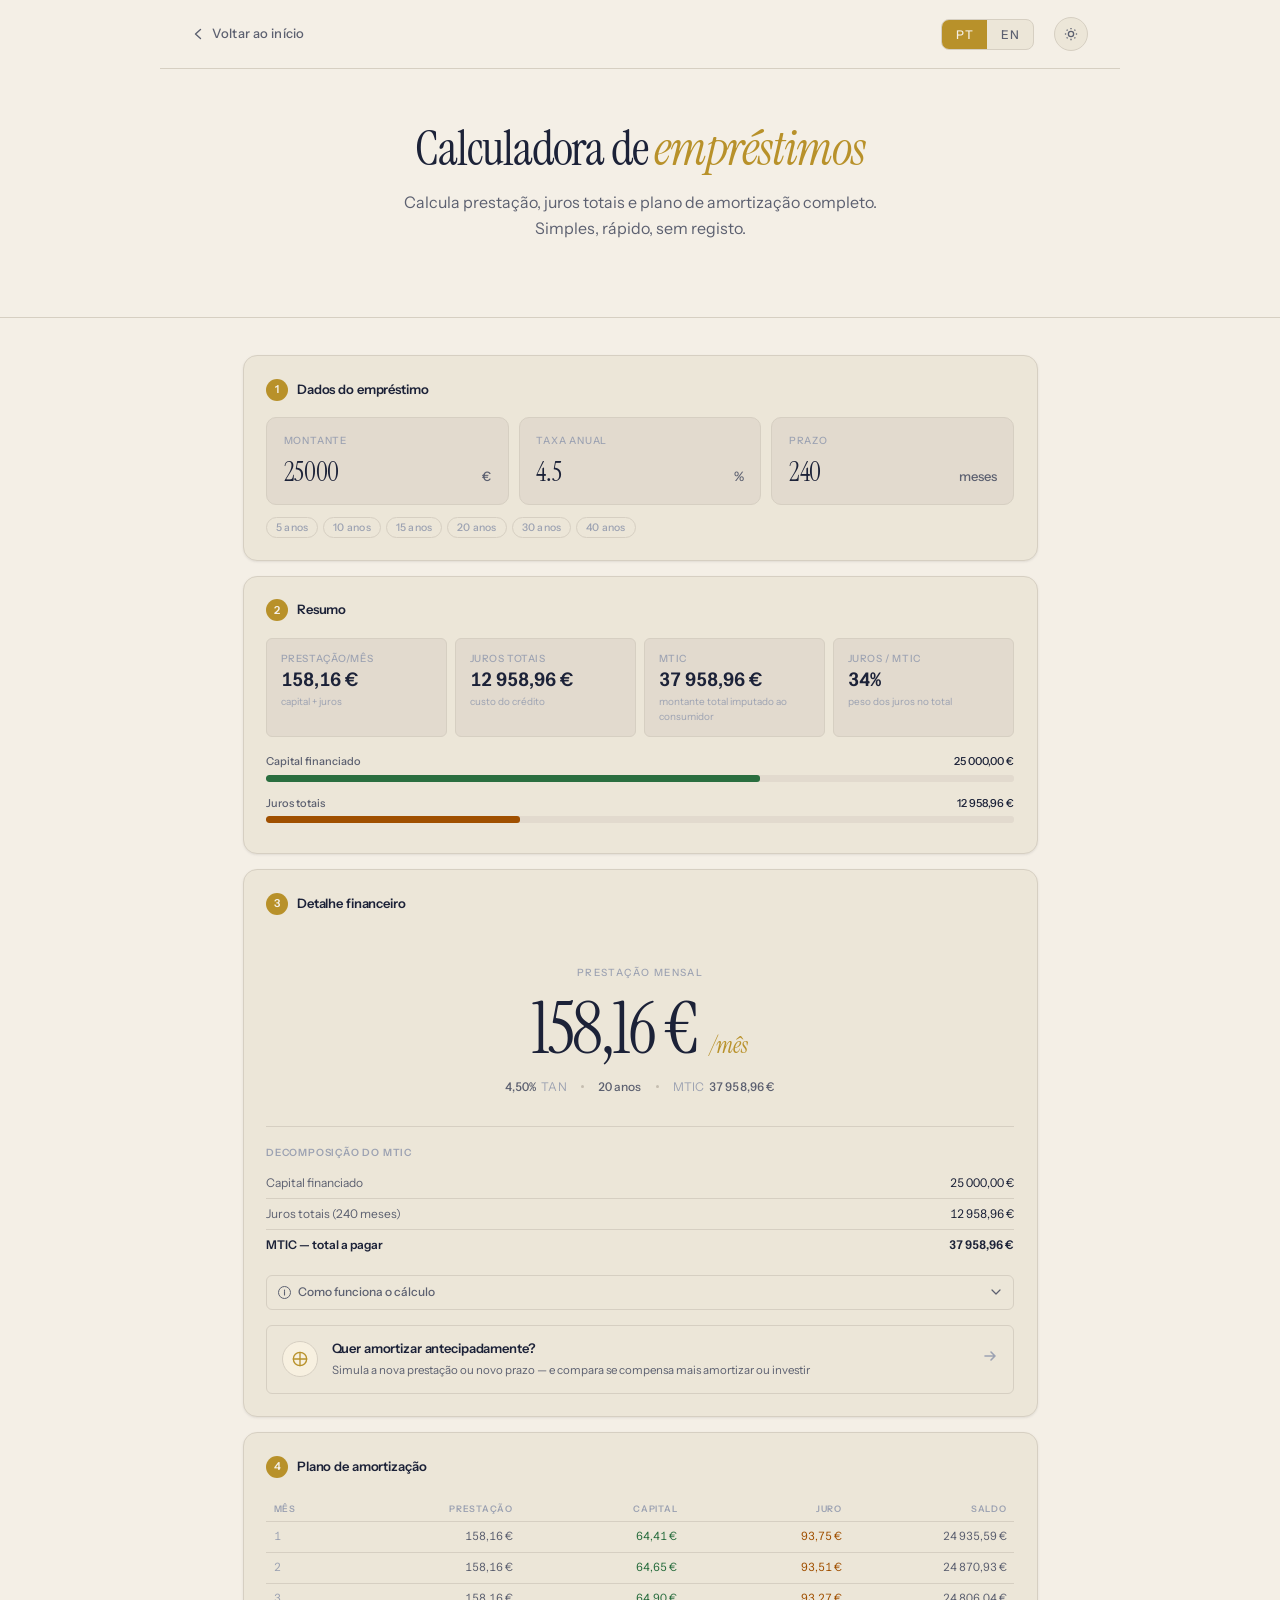
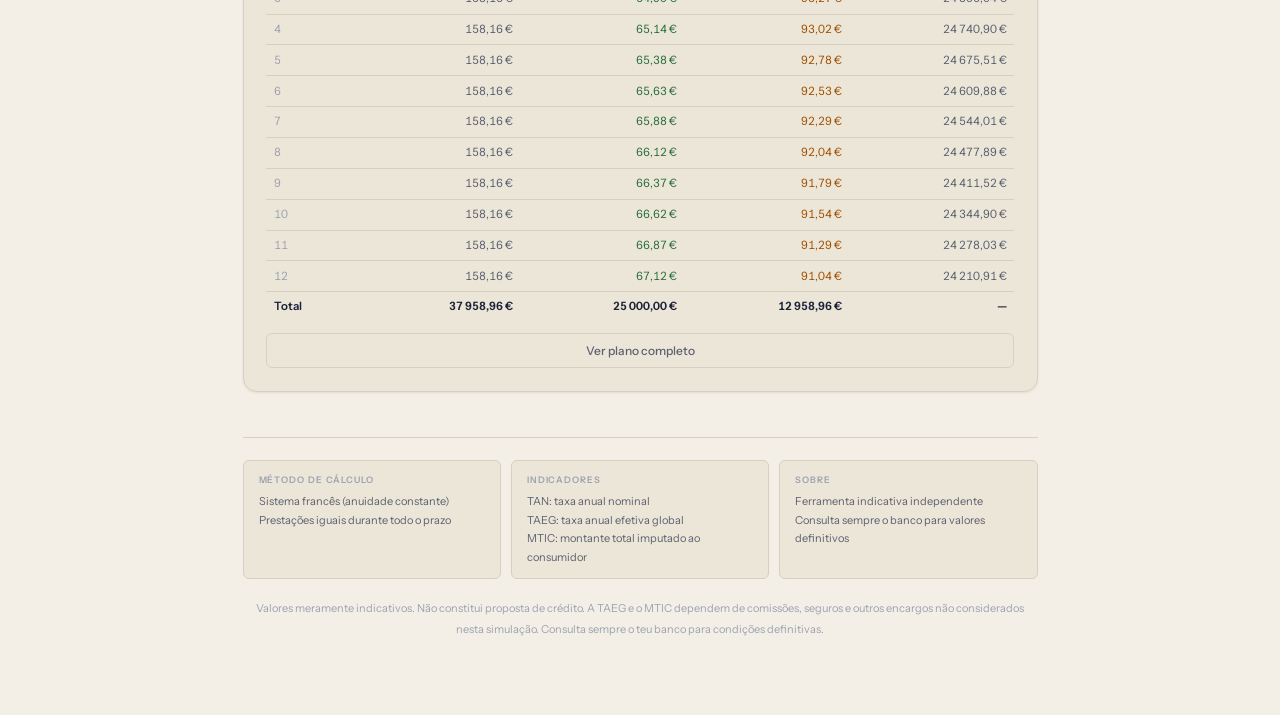
<file: emprestimos.html>
<!DOCTYPE html>
<html lang="pt" data-theme="dark" data-lang="pt">
<head>
<meta charset="UTF-8">
<link rel="icon" href="favicon.png" type="image/png">
<meta name="viewport" content="width=device-width, initial-scale=1.0">
<title>Calculadora de Empréstimos — André Aguiar</title>
<meta name="description" content="Calcula prestação, juros totais e plano de amortização do teu empréstimo. Gratuito, sem registos.">
<!-- Open Graph / Social -->
<meta property="og:type" content="website">
<meta property="og:site_name" content="André Aguiar">
<meta property="og:url" content="https://andreaguiar.org/emprestimos.html">
<meta property="og:title" content="Calculadora de Empréstimos — André Aguiar">
<meta property="og:description" content="Calcula prestação, juros totais e plano de amortização do teu empréstimo. Gratuito, sem registos.">
<meta property="og:image" content="https://andreaguiar.org/favicon.png">
<meta property="og:locale" content="pt_PT">
<meta name="twitter:card" content="summary">
<meta name="twitter:title" content="Calculadora de Empréstimos — André Aguiar">
<meta name="twitter:description" content="Calcula prestação, juros totais e plano de amortização do teu empréstimo.">
<meta name="twitter:image" content="https://andreaguiar.org/favicon.png">
<!-- Theme/lang init (prevents flash of unstyled theme) -->
<script>(function(){var d=document.documentElement;var t=localStorage.getItem('aa-theme')||(matchMedia('(prefers-color-scheme: dark)').matches?'dark':'light');var l=localStorage.getItem('aa-lang')||'pt';d.setAttribute('data-theme',t);d.setAttribute('data-lang',l);d.setAttribute('lang',l)})();</script>
<link rel="preconnect" href="https://fonts.googleapis.com">
<link href="https://fonts.googleapis.com/css2?family=Instrument+Sans:ital,wght@0,400;0,500;0,600;1,400&family=Instrument+Serif:ital@0;1&display=swap" rel="stylesheet">
<link rel="stylesheet" href="assets/calc.css">
<style>
.hero-body{max-width:840px;margin:0 auto;padding:3.5rem 0 4rem;text-align:center}
.hero-kicker{
  font-size:11px;font-weight:500;letter-spacing:.12em;text-transform:uppercase;
  color:var(--c-accent);margin-bottom:1.25rem;
  display:flex;align-items:center;justify-content:center;gap:10px;
}
.hero-kicker::before,.hero-kicker::after{content:'';width:24px;height:1px;background:var(--c-accent)}
.hero h1{
  font-family:'Instrument Serif',serif;
  font-size:clamp(2rem,5vw,3.25rem);
  font-weight:400;line-height:1.12;
  color:var(--c-text);letter-spacing:-.025em;margin-bottom:.85rem;
}
.hero h1 em{font-style:italic;color:var(--c-accent)}
.hero-sub{font-size:16px;color:var(--c-text2);max-width:480px;margin:0 auto 1rem;line-height:1.65}

/* ── MAIN ── */
.wrap{max-width:840px;margin:0 auto;padding:2.5rem 1.5rem 5rem}

/* ── SECTION HEADER ── */
.sec-head{display:flex;align-items:center;gap:.6rem;margin-bottom:1.1rem}
.sec-num{
  width:22px;height:22px;border-radius:50%;
  background:var(--c-accent);color:var(--c-bg);
  font-size:11px;font-weight:600;
  display:flex;align-items:center;justify-content:center;flex-shrink:0;
}
.sec-title{font-size:13px;font-weight:600;color:var(--c-text);letter-spacing:-.01em}

/* ── CARD ── */
.card{
  background:var(--c-surface);border:1px solid var(--c-border);
  border-radius:var(--r-lg);padding:1.5rem;margin-bottom:1rem;
  box-shadow:var(--shadow);transition:background .2s,border-color .2s;
}
@keyframes up{from{opacity:0;transform:translateY(12px)}to{opacity:1;transform:translateY(0)}}
.card{animation:up .35s ease both}
.card:nth-child(1){animation-delay:.04s}.card:nth-child(2){animation-delay:.08s}
.card:nth-child(3){animation-delay:.12s}.card:nth-child(4){animation-delay:.16s}

/* ── INPUT GRID (3 inputs em destaque) ── */
.input-grid{
  display:grid;grid-template-columns:repeat(3,1fr);gap:10px;
}
@media(max-width:560px){.input-grid{grid-template-columns:1fr}}

.big-input{
  background:var(--c-surface2);
  border:1px solid var(--c-border);
  border-radius:var(--r);
  padding:1rem 1.1rem;
  transition:border-color .15s, background .15s;
  cursor:text;
}
.big-input:hover{border-color:var(--c-border2)}
.big-input:focus-within{border-color:var(--c-accent);background:var(--c-surface)}
.big-input-lbl{
  font-size:10px;font-weight:500;text-transform:uppercase;letter-spacing:.08em;
  color:var(--c-text3);margin-bottom:.55rem;display:block;
}
.big-input-row{display:flex;align-items:baseline;gap:6px}
.big-input input{
  width:100%;
  font-family:'Instrument Serif',serif;
  font-size:1.7rem;font-weight:400;
  color:var(--c-text);
  background:transparent;border:none;outline:none;padding:0;
  font-variant-numeric:tabular-nums;letter-spacing:-.01em;
  -moz-appearance:textfield;
}
.big-input input::-webkit-inner-spin-button,
.big-input input::-webkit-outer-spin-button{-webkit-appearance:none;margin:0}
.big-input-unit{
  font-family:'Instrument Sans',sans-serif;
  font-size:13px;font-weight:500;color:var(--c-text2);
  flex-shrink:0;
}

/* Quick suggestion chips below inputs */
.quick-row{
  display:flex;gap:5px;flex-wrap:wrap;margin-top:.75rem;
}
.quick-chip{
  padding:3px 9px;border-radius:12px;
  border:1px solid var(--c-border);background:transparent;
  font-family:'Instrument Sans',sans-serif;font-size:10.5px;font-weight:500;
  color:var(--c-text3);cursor:pointer;transition:all .12s;
  letter-spacing:.02em;
}
.quick-chip:hover{border-color:var(--c-accent);color:var(--c-accent)}

/* ── RESULT BADGE ── */
.result-badge{
  margin-top:1.25rem;background:var(--c-surface2);border:1px solid var(--c-border);
  border-radius:var(--r-sm);padding:.85rem 1.1rem;
  display:flex;justify-content:space-between;align-items:center;gap:8px;
}
.result-badge-lbl{font-size:12px;color:var(--c-text2);white-space:nowrap}
.result-badge-val{font-size:18px;font-weight:600;color:var(--c-accent);font-variant-numeric:tabular-nums;white-space:nowrap}

/* ── METRICS GRID ── */
.metrics{display:grid;grid-template-columns:repeat(4,1fr);gap:8px;margin-bottom:1.1rem}
@media(max-width:560px){.metrics{grid-template-columns:repeat(2,1fr)}}
.met{background:var(--c-surface2);border:1px solid var(--c-border);border-radius:var(--r-sm);padding:.8rem .9rem}
.met-lbl{font-size:10px;font-weight:500;text-transform:uppercase;letter-spacing:.06em;color:var(--c-text3);margin-bottom:5px}
.met-val{font-size:1.25rem;font-weight:600;color:var(--c-text);line-height:1;font-variant-numeric:tabular-nums}
.met-sub{font-size:10px;color:var(--c-text3);margin-top:4px}

/* ── BARS ── */
.bars{margin-bottom:.5rem}
.bar-row{margin-bottom:.85rem}
.bar-row:last-child{margin-bottom:0}
.bar-head{display:flex;justify-content:space-between;align-items:baseline;font-size:11px;color:var(--c-text2);margin-bottom:5px;font-weight:500}
.bar-head span:first-child{min-width:0;overflow:hidden;text-overflow:ellipsis;white-space:nowrap;padding-right:8px}
.bar-head span:last-child{white-space:nowrap;flex-shrink:0;color:var(--c-text)}
.bar-track{background:var(--c-surface2);border-radius:3px;height:7px;overflow:hidden}
.bar-fill{height:100%;border-radius:3px;transition:width .45s cubic-bezier(.4,0,.2,1)}
.fill-green{background:var(--c-green)}
.fill-orange{background:var(--c-orange)}

/* ── CHIP ── */
.chip{border-radius:var(--r-sm);padding:.75rem 1rem;font-size:12px;line-height:1.65;margin-top:.85rem;font-weight:500}
.chip-ok    {background:var(--c-green-pale);color:var(--c-green);border:1px solid var(--c-green-border)}
.chip-warn  {background:var(--c-amber-pale);color:var(--c-amber);border:1px solid var(--c-amber-border)}
.chip-danger{background:var(--c-red-pale);color:var(--c-red);border:1px solid var(--c-red-border)}

/* ── DETAIL GRID ── */
.sav-grid{display:grid;grid-template-columns:repeat(3,1fr);gap:8px}
@media(max-width:560px){.sav-grid{grid-template-columns:repeat(2,1fr)}}
.sav{background:var(--c-surface2);border:1px solid var(--c-border);border-radius:var(--r-sm);padding:.8rem .9rem}
.sav-lbl{font-size:10px;font-weight:500;text-transform:uppercase;letter-spacing:.06em;color:var(--c-text3);margin-bottom:4px}
.sav-val{font-size:1.1rem;font-weight:600;color:var(--c-text);font-variant-numeric:tabular-nums}
.sav-val.neg{color:var(--c-red)}
.sav-val.pos{color:var(--c-green)}
.sav-sub{font-size:10px;color:var(--c-text3);margin-top:3px}

/* ── HERO PRESTACAO (destaque do card 3) ── */
.prest-hero{
  text-align:center;
  padding:2.25rem 1.5rem 2rem;
  margin-bottom:1.25rem;
  border-bottom:1px solid var(--c-border);
}
.prest-hero-lbl{
  font-size:10px;font-weight:500;text-transform:uppercase;letter-spacing:.14em;
  color:var(--c-text3);margin-bottom:1rem;
}
.prest-hero-val{
  font-family:'Instrument Serif',serif;
  font-size:clamp(3rem,9vw,4.75rem);
  font-weight:400;line-height:.95;
  color:var(--c-text);font-variant-numeric:tabular-nums;letter-spacing:-.035em;
  display:inline-flex;align-items:baseline;gap:.15em;
}
.prest-hero-val em{
  font-style:italic;color:var(--c-accent);
  font-size:.32em;font-weight:400;letter-spacing:0;
  margin-left:.1em;
}
.prest-hero-sub{
  font-size:12px;color:var(--c-text3);
  margin-top:1rem;letter-spacing:.01em;
  display:flex;align-items:center;justify-content:center;gap:14px;flex-wrap:wrap;
}
.prest-hero-sub-item{display:inline-flex;align-items:baseline;gap:5px}
.prest-hero-sub-item strong{
  font-weight:500;color:var(--c-text2);font-variant-numeric:tabular-nums;
}
.prest-hero-sep{
  width:3px;height:3px;border-radius:50%;background:var(--c-border2);
  display:inline-block;
}

/* ── BREAKDOWN ── */
.breakdown{margin-top:1rem}
.bd-title{font-size:10px;font-weight:600;text-transform:uppercase;letter-spacing:.08em;color:var(--c-text3);margin-bottom:.5rem}
.bd-row{display:flex;justify-content:space-between;align-items:baseline;gap:8px;font-size:12px;padding:.4rem 0;border-bottom:1px solid var(--c-border);color:var(--c-text2)}
.bd-row span:first-child{min-width:0;flex:1}
.bd-row span:last-child{white-space:nowrap;flex-shrink:0;font-variant-numeric:tabular-nums;color:var(--c-text)}
.bd-row:last-child{border-bottom:none;font-weight:600;color:var(--c-text)}

/* ── ACCORDION ── */
.acc-trigger{
  display:flex;align-items:center;gap:7px;
  font-size:12px;font-weight:500;color:var(--c-text2);
  cursor:pointer;margin-top:1rem;user-select:none;
  padding:.5rem .75rem;border-radius:var(--r-sm);
  border:1px solid var(--c-border);background:var(--c-surface);
  transition:border-color .15s,color .15s;
}
.acc-trigger:hover{border-color:var(--c-accent);color:var(--c-accent)}
.acc-trigger svg{transition:transform .2s;flex-shrink:0}
.acc-trigger.open svg{transform:rotate(180deg)}
.acc-body{
  display:none;margin-top:6px;
  background:var(--c-surface);border:1px solid var(--c-border);
  border-radius:var(--r-sm);padding:.9rem 1rem;
  font-size:12px;color:var(--c-text2);line-height:1;
}
.acc-body.open{display:block}
.acc-body ul{margin:.5rem 0 0 1rem;list-style:disc}
.acc-body li{margin-bottom:.45rem;line-height:1.65}
.acc-body li:last-child{margin-bottom:0}

/* ── AMORTIZATION TABLE ── */
.amort-wrap{overflow-x:auto;margin-top:.75rem}
.amort-table{width:100%;border-collapse:collapse;font-size:11.5px;table-layout:auto}
.amort-table th{
  font-size:9px;font-weight:600;text-transform:uppercase;letter-spacing:.08em;
  color:var(--c-text3);padding:.5rem .5rem .4rem;border-bottom:1px solid var(--c-border);
  text-align:right;white-space:nowrap;
}
.amort-table th:first-child{text-align:left}
.amort-table td{
  padding:.42rem .5rem;border-bottom:1px solid var(--c-border);
  color:var(--c-text2);font-variant-numeric:tabular-nums;text-align:right;
}
.amort-table td:first-child{text-align:left;color:var(--c-text3)}
.amort-table tr:last-child td{border-bottom:none;font-weight:600;color:var(--c-text)}
.amort-table .td-juro{color:var(--c-orange)}
.amort-table .td-capital{color:var(--c-green)}
.amort-show-btn{
  display:block;width:100%;margin-top:.75rem;padding:.6rem;
  border:1px solid var(--c-border);border-radius:var(--r-sm);
  background:transparent;font-family:'Instrument Sans',sans-serif;
  font-size:12px;font-weight:500;color:var(--c-text2);cursor:pointer;
  transition:border-color .15s,color .15s;text-align:center;
}
.amort-show-btn:hover{border-color:var(--c-accent);color:var(--c-accent)}

/* ── FOOTER ── */
.footer{margin-top:3rem;padding-top:1.5rem;border-top:1px solid var(--c-border)}
.footer-grid{display:grid;grid-template-columns:repeat(3,1fr);gap:10px;margin-bottom:1.25rem}
@media(max-width:520px){.footer-grid{grid-template-columns:1fr}}
.fcell{padding:.75rem 1rem;border:1px solid var(--c-border);border-radius:var(--r-sm);background:var(--c-surface)}
.fcell-lbl{font-size:9px;font-weight:600;text-transform:uppercase;letter-spacing:.1em;color:var(--c-text3);margin-bottom:.4rem}
.fcell-val{font-size:11px;color:var(--c-text2);line-height:1.7}
.footer-note{text-align:center;font-size:11px;color:var(--c-text3);line-height:1.9}

/* ── CROSS-TOOL LINK ── */
.tool-link-banner{
  display:flex;align-items:center;gap:.9rem;
  margin-top:1rem;padding:.9rem 1rem;
  border:1px solid var(--c-border);border-radius:var(--r-sm);
  background:var(--c-surface);text-decoration:none;color:inherit;
  transition:border-color .15s,background .15s;
}
.tool-link-banner:hover{border-color:var(--c-accent);background:var(--c-surface2)}
.tlb-icon{
  width:36px;height:36px;border-radius:50%;
  background:var(--c-accent-pale);border:1px solid var(--c-border);
  display:flex;align-items:center;justify-content:center;flex-shrink:0;
  color:var(--c-accent);
}
.tlb-text{flex:1;min-width:0}
.tlb-title{font-size:13px;font-weight:600;color:var(--c-text);letter-spacing:-.01em;margin-bottom:.2rem}
.tlb-sub{font-size:11.5px;color:var(--c-text2);line-height:1.5}
.tlb-arrow{flex-shrink:0;color:var(--c-text3)}

hr{border:none;border-top:1px solid var(--c-border);margin:.9rem 0}
</style>
</head>
<body>

<!-- ── HERO ── -->
<header class="hero">
  <nav class="hero-nav">
    <a class="back-link" href="index.html#ferramentas">
      <svg width="14" height="14" viewBox="0 0 14 14" fill="none" stroke="currentColor" stroke-width="1.4" stroke-linecap="round" stroke-linejoin="round"><path d="M8.5 2.5L3.5 7l5 4.5"/></svg>
      <span lang="pt">Voltar ao início</span>
      <span lang="en">Back to home</span>
    </a>
    <div class="nav-actions">
      <div style="display:flex;border:1px solid var(--c-border);border-radius:8px;overflow:hidden;background:var(--c-surface)">
        <button class="nav-btn active" id="btnPT">PT</button>
        <button class="nav-btn" id="btnEN">EN</button>
      </div>
      <button class="nav-icon-btn" id="themeBtn" aria-label="Alternar tema">
        <svg class="i-sun" viewBox="0 0 16 16" width="14" height="14" fill="none" stroke="currentColor" stroke-width="1.5"><circle cx="8" cy="8" r="3"/><line x1="8" y1="1" x2="8" y2="2.5"/><line x1="8" y1="13.5" x2="8" y2="15"/><line x1="1" y1="8" x2="2.5" y2="8"/><line x1="13.5" y1="8" x2="15" y2="8"/><line x1="3.05" y1="3.05" x2="4.1" y2="4.1"/><line x1="11.9" y1="11.9" x2="12.95" y2="12.95"/><line x1="12.95" y1="3.05" x2="11.9" y2="4.1"/><line x1="4.1" y1="11.9" x2="3.05" y2="12.95"/></svg>
        <svg class="i-moon" viewBox="0 0 16 16" width="14" height="14" fill="none" stroke="currentColor" stroke-width="1.5"><path d="M13.5 9.5A6 6 0 0 1 6.5 2.5a6 6 0 1 0 7 7z"/></svg>
      </button>
    </div>
  </nav>
  <div class="hero-body">
    <h1>
      <span lang="pt">Calculadora de <em>empréstimos</em></span>
      <span lang="en">Loan <em>calculator</em></span>
    </h1>
    <p class="hero-sub">
      <span lang="pt">Calcula prestação, juros totais e plano de amortização completo. Simples, rápido, sem registo.</span>
      <span lang="en">Calculate your monthly payment, total interest and full amortization schedule. Fast, free, no account needed.</span>
    </p>
  </div>
</header>

<!-- ── MAIN ── -->
<main class="wrap">

  <!-- CARD 1: INPUTS -->
  <div class="card">
    <div class="sec-head"><div class="sec-num">1</div><span class="sec-title"><span lang="pt">Dados do empréstimo</span><span lang="en">Loan details</span></span></div>

    <div class="input-grid">
      <label class="big-input" for="capital-num">
        <span class="big-input-lbl"><span lang="pt">Montante</span><span lang="en">Amount</span></span>
        <div class="big-input-row">
          <input type="number" id="capital-num" inputmode="decimal" min="100" max="10000000" step="any" value="25000">
          <span class="big-input-unit">€</span>
        </div>
      </label>

      <label class="big-input" for="taxa-num">
        <span class="big-input-lbl"><span lang="pt">Taxa anual</span><span lang="en">Annual rate</span></span>
        <div class="big-input-row">
          <input type="number" id="taxa-num" inputmode="decimal" min="0" max="50" step="any" value="4.5">
          <span class="big-input-unit">%</span>
        </div>
      </label>

      <label class="big-input" for="prazo-num">
        <span class="big-input-lbl"><span lang="pt">Prazo</span><span lang="en">Term</span></span>
        <div class="big-input-row">
          <input type="number" id="prazo-num" inputmode="numeric" min="1" max="600" step="1" value="240">
          <span class="big-input-unit"><span lang="pt">meses</span><span lang="en">months</span></span>
        </div>
      </label>
    </div>

    <!-- Quick presets -->
    <div class="quick-row" id="quick-prazo"></div>
  </div>

  <!-- CARD 2: RESUMO -->
  <div class="card">
    <div class="sec-head"><div class="sec-num">2</div><span class="sec-title"><span lang="pt">Resumo</span><span lang="en">Summary</span></span></div>
    <div class="metrics" id="metrics"></div>
    <div class="bars" id="bars"></div>
  </div>

  <!-- CARD 3: DETALHE -->
  <div class="card">
    <div class="sec-head"><div class="sec-num">3</div><span class="sec-title"><span lang="pt">Detalhe financeiro</span><span lang="en">Financial detail</span></span></div>
    <div id="prest-hero"></div>
    <div class="breakdown" id="breakdown"></div>

    <div class="acc-trigger" id="acc-btn" onclick="toggleAcc()">
      <svg width="13" height="13" viewBox="0 0 13 13" fill="none">
        <circle cx="6.5" cy="6.5" r="6" stroke="currentColor" stroke-width="1"/>
        <path d="M6.5 5.5v3.5M6.5 4v.5" stroke="currentColor" stroke-width="1.1" stroke-linecap="round"/>
      </svg>
      <span><span lang="pt">Como funciona o cálculo</span><span lang="en">How the calculation works</span></span>
      <svg style="margin-left:auto" width="12" height="12" viewBox="0 0 12 12" fill="none">
        <path d="M2 4l4 4 4-4" stroke="currentColor" stroke-width="1.2" stroke-linecap="round" stroke-linejoin="round"/>
      </svg>
    </div>
    <div class="acc-body" id="acc-body"></div>

    <a href="amortizacao.html" class="tool-link-banner">
      <div class="tlb-icon">
        <svg width="16" height="16" viewBox="0 0 24 24" fill="none" stroke="currentColor" stroke-width="2" stroke-linecap="round" stroke-linejoin="round"><path d="M12 2v20M2 12h20"/><circle cx="12" cy="12" r="10"/></svg>
      </div>
      <div class="tlb-text">
        <div class="tlb-title"><span lang="pt">Quer amortizar antecipadamente?</span><span lang="en">Planning an early repayment?</span></div>
        <div class="tlb-sub"><span lang="pt">Simula a nova prestação ou novo prazo — e compara se compensa mais amortizar ou investir</span><span lang="en">Simulate your new payment or term — and compare whether prepaying or investing wins</span></div>
      </div>
      <div class="tlb-arrow">
        <svg width="16" height="16" viewBox="0 0 16 16" fill="none" stroke="currentColor" stroke-width="1.6" stroke-linecap="round" stroke-linejoin="round"><path d="M3 8h10M9 4l4 4-4 4"/></svg>
      </div>
    </a>
  </div>

  <!-- CARD 4: AMORTIZAÇÃO -->
  <div class="card">
    <div class="sec-head"><div class="sec-num">4</div><span class="sec-title"><span lang="pt">Plano de amortização</span><span lang="en">Amortization schedule</span></span></div>
    <div class="amort-wrap">
      <table class="amort-table" id="amort-table"></table>
    </div>
    <button class="amort-show-btn" id="amort-btn" onclick="toggleAmort()">
      <span lang="pt">Ver plano completo</span><span lang="en">Show full schedule</span>
    </button>
  </div>

  <!-- FOOTER -->
  <footer class="footer">
    <div class="footer-grid" id="footer-grid"></div>
    <p class="footer-note" id="footer-note"></p>
  </footer>

</main>

<script>
let lang = 'pt';
let showFullAmort = false;
let amortRows = [];

const T = {
  pt: {
    prestLbl: 'Prestação mensal',
    prestHeroLbl: 'Prestação mensal',
    prestHeroSub: 'capital + juros, valor fixo durante todo o prazo',
    prestHeroSideTAN: 'TAN',
    prestHeroSideMTIC: 'MTIC',
    prestHeroSidePrazo: 'Prazo',
    mPrest: 'Prestação/mês', mPrestSub: 'capital + juros',
    mJuroTotal: 'Juros totais', mJuroTotalSub: 'custo do crédito',
    mMTIC: 'MTIC', mMTICSub: 'montante total imputado ao consumidor',
    mRacio: 'Juros / MTIC', mRacioSub: 'peso dos juros no total',
    barCapital: 'Capital financiado',
    barJuros: 'Juros totais',
    siTAN: 'TAN',
    siJuroMes1: 'Juro 1.º mês',
    siCapMes1: 'Capital 1.º mês',
    siTANSub: 'taxa anual nominal',
    siJuroSub: 'a maior do plano',
    siCapSub: 'a menor do plano',
    bdTitle: 'Decomposição do MTIC',
    bdCapital: 'Capital financiado',
    bdJuros: (n) => `Juros totais (${n} meses)`,
    bdTotal: 'MTIC — total a pagar',
    accItems: [
      '<strong>Sistema francês:</strong> prestação fixa em todos os meses (capital + juros). É o método padrão em Portugal para crédito habitação.',
      '<strong>TAN (Taxa Anual Nominal):</strong> taxa de juro base aplicada ao capital em dívida. Não inclui comissões nem seguros.',
      '<strong>TAEG (Taxa Anual Efetiva Global):</strong> indicador legal de comparação. Inclui TAN + comissões + seguros + outros encargos.',
      '<strong>MTIC (Montante Total Imputado ao Consumidor):</strong> soma de tudo o que vais pagar ao longo do contrato — capital + juros + comissões + seguros.',
      '<strong>Capital vs. Juros:</strong> nas primeiras prestações o juro pesa mais; ao longo do tempo a proporção inverte-se até quase só pagares capital.',
      '<strong>Amortização antecipada:</strong> pagar capital extra reduz significativamente os juros futuros (poupança proporcional ao saldo amortizado e tempo restante).',
    ],
    amortHead: ['Mês','Prestação','Capital','Juro','Saldo'],
    amortTotal: 'Total',
    btnVerMais: 'Ver plano completo',
    btnRecolher: 'Recolher',
    quickPrazo: [
      {l:'5 anos', v:60}, {l:'10 anos', v:120}, {l:'15 anos', v:180},
      {l:'20 anos', v:240}, {l:'30 anos', v:360}, {l:'40 anos', v:480},
    ],
    fcells: [
      {l:'Método de cálculo', v:'Sistema francês (anuidade constante)<br>Prestações iguais durante todo o prazo'},
      {l:'Indicadores', v:'TAN: taxa anual nominal<br>TAEG: taxa anual efetiva global<br>MTIC: montante total imputado ao consumidor'},
      {l:'Sobre', v:'Ferramenta indicativa independente<br>Consulta sempre o banco para valores definitivos'},
    ],
    fNote: 'Valores meramente indicativos. Não constitui proposta de crédito. A TAEG e o MTIC dependem de comissões, seguros e outros encargos não considerados nesta simulação. Consulta sempre o teu banco para condições definitivas.',
  },
  en: {
    prestLbl: 'Monthly payment',
    prestHeroLbl: 'Monthly payment',
    prestHeroSub: 'principal + interest, fixed throughout the term',
    prestHeroSideTAN: 'Rate',
    prestHeroSideMTIC: 'Total cost',
    prestHeroSidePrazo: 'Term',
    mPrest: 'Monthly payment', mPrestSub: 'principal + interest',
    mJuroTotal: 'Total interest', mJuroTotalSub: 'cost of credit',
    mMTIC: 'Total cost', mMTICSub: 'principal + interest paid',
    mRacio: 'Interest / Total', mRacioSub: 'interest share of total',
    barCapital: 'Principal',
    barJuros: 'Total interest',
    siTAN: 'Nominal rate',
    siJuroMes1: 'Interest m.1',
    siCapMes1: 'Principal m.1',
    siTANSub: 'annual base rate',
    siJuroSub: 'highest of the plan',
    siCapSub: 'lowest of the plan',
    bdTitle: 'Total cost breakdown',
    bdCapital: 'Principal financed',
    bdJuros: (n) => `Total interest (${n} months)`,
    bdTotal: 'Total to pay',
    accItems: [
      '<strong>French amortization:</strong> equal payment every month (principal + interest). Standard method for mortgages in Portugal.',
      '<strong>Nominal rate (TAN):</strong> base interest rate applied to outstanding principal. Does not include fees or insurance.',
      '<strong>APR (TAEG):</strong> legal comparison indicator. Includes nominal rate + fees + insurance + other charges.',
      '<strong>Total cost (MTIC):</strong> sum of everything you\'ll pay during the contract — principal + interest + fees + insurance.',
      '<strong>Principal vs. Interest:</strong> early payments are mostly interest; the ratio progressively reverses until you\'re paying mostly principal.',
      '<strong>Early repayment:</strong> paying extra principal significantly reduces future interest (savings proportional to amount and remaining time).',
    ],
    amortHead: ['Month','Payment','Principal','Interest','Balance'],
    amortTotal: 'Total',
    btnVerMais: 'Show full schedule',
    btnRecolher: 'Collapse',
    quickPrazo: [
      {l:'5 years', v:60}, {l:'10 years', v:120}, {l:'15 years', v:180},
      {l:'20 years', v:240}, {l:'30 years', v:360}, {l:'40 years', v:480},
    ],
    fcells: [
      {l:'Calculation method', v:'French amortization (constant annuity)<br>Equal payments throughout the term'},
      {l:'Indicators', v:'Nominal rate (TAN)<br>APR (TAEG): includes fees<br>Total cost (MTIC): full sum paid'},
      {l:'About', v:'Independent indicative tool<br>Always check your bank for definitive figures'},
    ],
    fNote: 'Indicative values only. Not a credit offer. APR and total cost depend on fees, insurance and other charges not modeled here. Always consult your bank for definitive conditions.',
  }
};

const $ = id => document.getElementById(id);

function eur(n) {
  return n.toLocaleString('pt-PT', {minimumFractionDigits: 2, maximumFractionDigits: 2}) + ' €';
}
function pct(n, d=2) {
  return n.toLocaleString('pt-PT', {minimumFractionDigits: d, maximumFractionDigits: d}) + '%';
}

function calcPrestacao(capital, taxaAnual, meses) {
  const i = taxaAnual / 100 / 12;
  if (i === 0) return capital / meses;
  return capital * i * Math.pow(1 + i, meses) / (Math.pow(1 + i, meses) - 1);
}

function buildAmortTable(capital, taxaAnual, meses) {
  const i = taxaAnual / 100 / 12;
  const prest = calcPrestacao(capital, taxaAnual, meses);
  let saldo = capital;
  const rows = [];
  for (let m = 1; m <= meses; m++) {
    const juro = saldo * i;
    const cap = prest - juro;
    saldo = Math.max(0, saldo - cap);
    rows.push({m, prest, cap, juro, saldo});
  }
  return rows;
}

function toggleAcc() {
  $('acc-body').classList.toggle('open');
  $('acc-btn').classList.toggle('open');
}

function toggleAmort() {
  showFullAmort = !showFullAmort;
  renderAmort();
}

function renderAmort() {
  const t = T[lang];
  const rows = showFullAmort ? amortRows : amortRows.slice(0, 12);
  const heads = t.amortHead;

  let html = `<tr>${heads.map((h,i) => `<th style="${i>0?'':'text-align:left'}">${h}</th>`).join('')}</tr>`;
  rows.forEach(r => {
    html += `<tr>
      <td>${r.m}</td>
      <td>${eur(r.prest)}</td>
      <td class="td-capital">${eur(r.cap)}</td>
      <td class="td-juro">${eur(r.juro)}</td>
      <td>${eur(r.saldo)}</td>
    </tr>`;
  });

  const totalPrest = amortRows.reduce((s,r)=>s+r.prest,0);
  const totalCap   = amortRows.reduce((s,r)=>s+r.cap,0);
  const totalJuro  = amortRows.reduce((s,r)=>s+r.juro,0);
  html += `<tr>
    <td>${t.amortTotal}</td>
    <td>${eur(totalPrest)}</td>
    <td class="td-capital">${eur(totalCap)}</td>
    <td class="td-juro">${eur(totalJuro)}</td>
    <td>—</td>
  </tr>`;

  $('amort-table').innerHTML = html;

  const btn = $('amort-btn');
  if (amortRows.length <= 12) {
    btn.style.display = 'none';
  } else {
    btn.style.display = 'block';
    btn.innerHTML = showFullAmort
      ? `<span lang="pt">${T.pt.btnRecolher}</span><span lang="en">${T.en.btnRecolher}</span>`
      : `<span lang="pt">${T.pt.btnVerMais}</span><span lang="en">${T.en.btnVerMais}</span>`;
    applyLang();
  }
}

function applyLang() {
  document.querySelectorAll('[lang="pt"]').forEach(el => el.style.display = lang === 'pt' ? '' : 'none');
  document.querySelectorAll('[lang="en"]').forEach(el => el.style.display = lang === 'en' ? '' : 'none');
}

function readNum(id, def, min, max) {
  let v = parseFloat($(id).value.toString().replace(',', '.'));
  if (isNaN(v)) v = def;
  if (v < min) v = min;
  if (v > max) v = max;
  return v;
}

function calc() {
  const t = T[lang];
  const capital = readNum('capital-num', 25000, 1, 10000000);
  const taxaAnual = readNum('taxa-num', 4.5, 0, 50);
  let meses = Math.round(readNum('prazo-num', 240, 1, 600));

  const prest = calcPrestacao(capital, taxaAnual, meses);
  const jurosTotal = prest * meses - capital;
  const mtic = capital + jurosTotal;

  // Metrics (card 2) — sem chip, com termos corretos
  const racio = Math.round(jurosTotal / mtic * 100);
  $('metrics').innerHTML = `
    <div class="met"><div class="met-lbl">${t.mPrest}</div><div class="met-val">${eur(prest)}</div><div class="met-sub">${t.mPrestSub}</div></div>
    <div class="met"><div class="met-lbl">${t.mJuroTotal}</div><div class="met-val">${eur(jurosTotal)}</div><div class="met-sub">${t.mJuroTotalSub}</div></div>
    <div class="met"><div class="met-lbl">${t.mMTIC}</div><div class="met-val">${eur(mtic)}</div><div class="met-sub">${t.mMTICSub}</div></div>
    <div class="met"><div class="met-lbl">${t.mRacio}</div><div class="met-val">${racio}%</div><div class="met-sub">${t.mRacioSub}</div></div>`;

  // Bars
  const pctCap = Math.round(capital / mtic * 100);
  const pctJuro = 100 - pctCap;
  $('bars').innerHTML = `
    <div class="bar-row"><div class="bar-head"><span>${t.barCapital}</span><span>${eur(capital)}</span></div><div class="bar-track"><div class="bar-fill fill-green" style="width:${pctCap}%"></div></div></div>
    <div class="bar-row"><div class="bar-head"><span>${t.barJuros}</span><span>${eur(jurosTotal)}</span></div><div class="bar-track"><div class="bar-fill fill-orange" style="width:${pctJuro}%"></div></div></div>`;

  // Card 3 — Hero da prestação (destaque centrado)
  const anos = meses / 12;
  const anosTxt = Number.isInteger(anos)
    ? `${anos} ${lang === 'pt' ? 'anos' : 'years'}`
    : `${meses} ${lang === 'pt' ? 'meses' : 'months'}`;
  $('prest-hero').innerHTML = `
    <div class="prest-hero">
      <div class="prest-hero-lbl">${t.prestHeroLbl}</div>
      <div class="prest-hero-val">${eur(prest)}<em>/${lang === 'pt' ? 'mês' : 'mo'}</em></div>
      <div class="prest-hero-sub">
        <span class="prest-hero-sub-item"><strong>${pct(taxaAnual)}</strong> TAN</span>
        <span class="prest-hero-sep"></span>
        <span class="prest-hero-sub-item"><strong>${anosTxt}</strong></span>
        <span class="prest-hero-sep"></span>
        <span class="prest-hero-sub-item">MTIC <strong>${eur(mtic)}</strong></span>
      </div>
    </div>`;

  // Detail grid removed (TAN, JURO 1.º MES, CAPITAL 1.º MES)

  // Breakdown
  $('breakdown').innerHTML = `<div class="bd-title">${t.bdTitle}</div>
    <div class="bd-row"><span>${t.bdCapital}</span><span>${eur(capital)}</span></div>
    <div class="bd-row"><span>${t.bdJuros(meses)}</span><span>${eur(jurosTotal)}</span></div>
    <div class="bd-row"><span>${t.bdTotal}</span><span>${eur(mtic)}</span></div>`;

  // Accordion
  $('acc-body').innerHTML = `<ul>${t.accItems.map(i => `<li>${i}</li>`).join('')}</ul>`;

  // Amort
  amortRows = buildAmortTable(capital, taxaAnual, meses);
  renderAmort();

  // Footer
  $('footer-grid').innerHTML = t.fcells.map(c => `<div class="fcell"><div class="fcell-lbl">${c.l}</div><div class="fcell-val">${c.v}</div></div>`).join('');
  $('footer-note').textContent = t.fNote;
}

function renderQuickPrazo() {
  const t = T[lang];
  $('quick-prazo').innerHTML = t.quickPrazo.map(q =>
    `<button class="quick-chip" data-v="${q.v}">${q.l}</button>`
  ).join('');
  document.querySelectorAll('#quick-prazo .quick-chip').forEach(b => {
    b.addEventListener('click', () => {
      $('prazo-num').value = b.dataset.v;
      calc();
    });
  });
}

// ── EVENTS ─────────────────────────────────────────────
['capital-num','taxa-num','prazo-num'].forEach(id => {
  $(id).addEventListener('input', calc);
});

// ── LANG ─────────────────────────────────────────────
const root = document.documentElement;
const btnPT = $('btnPT'), btnEN = $('btnEN');
function setLang(l) {
  lang = l;
  root.setAttribute('data-lang', l);
  root.setAttribute('lang', l);
  btnPT.classList.toggle('active', l === 'pt');
  btnEN.classList.toggle('active', l === 'en');
  localStorage.setItem('aa-lang', l);
  renderQuickPrazo();
  calc();
}
btnPT.addEventListener('click', () => setLang('pt'));
btnEN.addEventListener('click', () => setLang('en'));

// ── THEME ─────────────────────────────────────────────
$('themeBtn').addEventListener('click', () => {
  const next = root.getAttribute('data-theme') === 'dark' ? 'light' : 'dark';
  root.setAttribute('data-theme', next);
  localStorage.setItem('aa-theme', next);
});

// ── INIT ─────────────────────────────────────────────
const savedTheme = localStorage.getItem('aa-theme') || (matchMedia('(prefers-color-scheme: dark)').matches ? 'dark' : 'light');
root.setAttribute('data-theme', savedTheme);
const savedLang = localStorage.getItem('aa-lang') || 'pt';
setLang(savedLang);
</script>
</body>
</html>
</file>
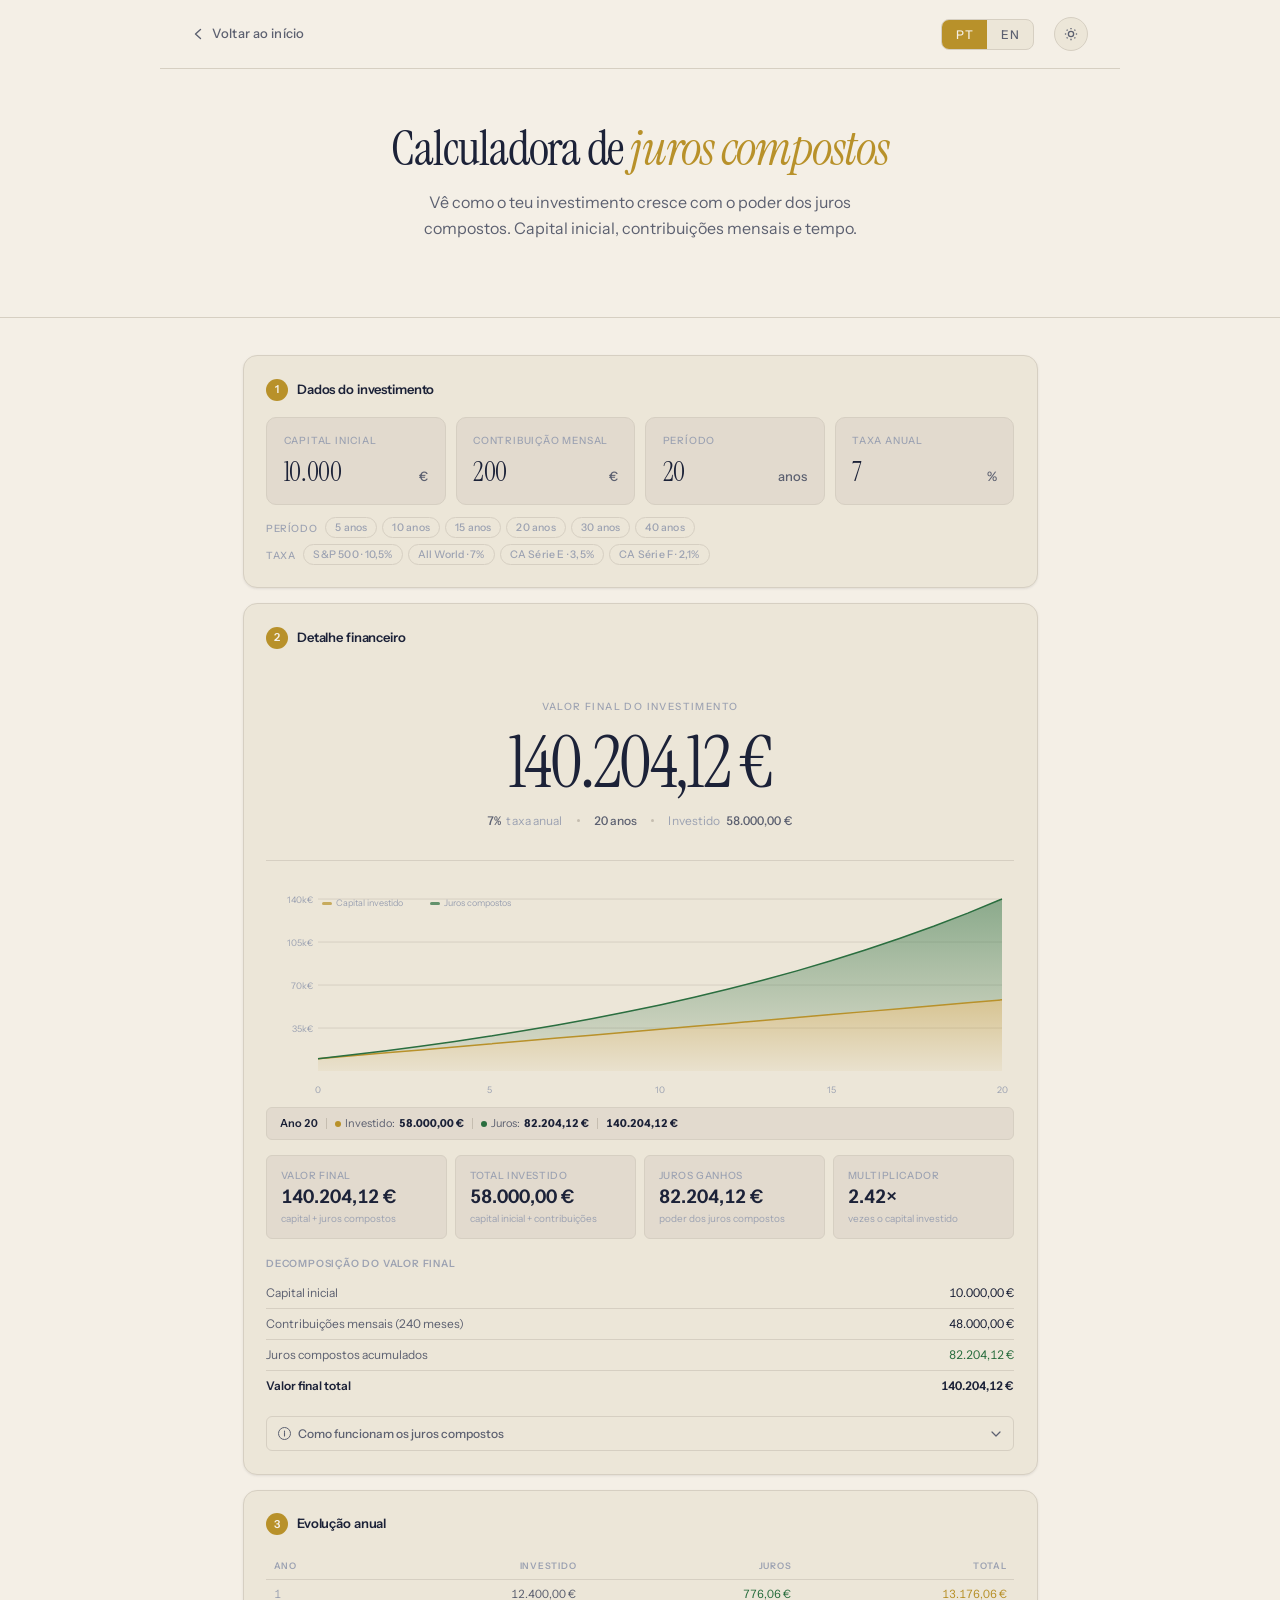
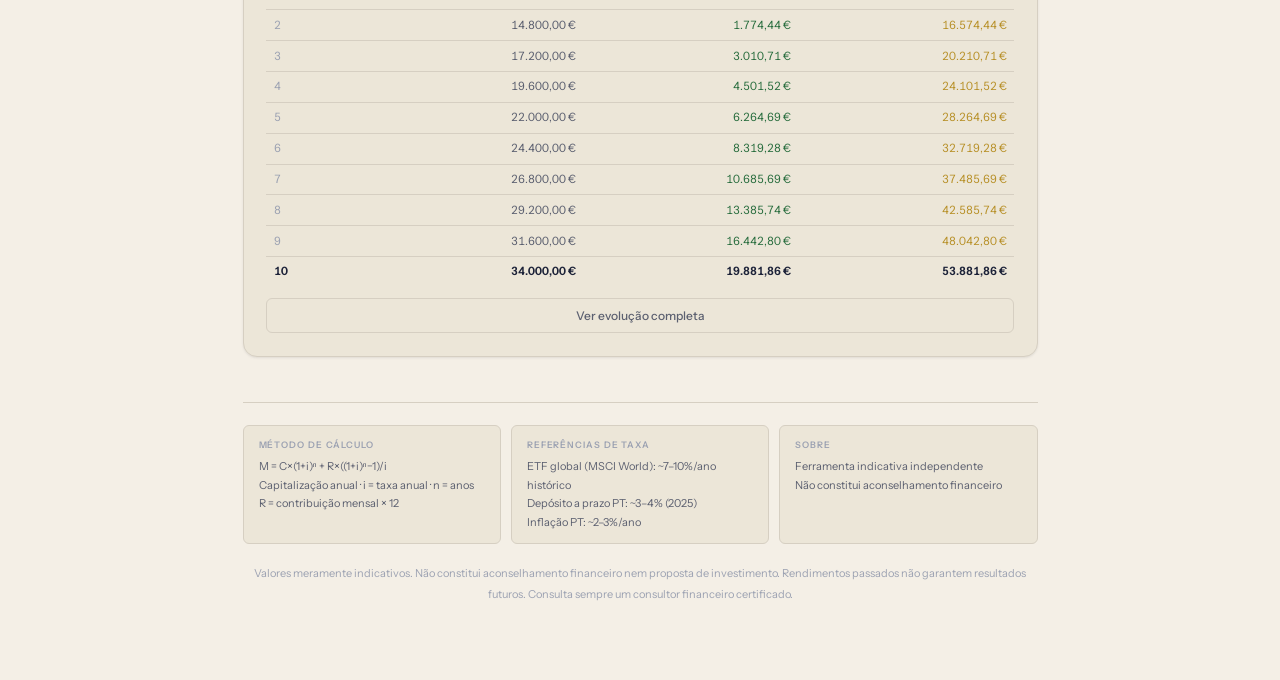
<file: juros-compostos.html>
<!DOCTYPE html>
<html lang="pt" data-theme="dark" data-lang="pt">
<head>
<meta charset="UTF-8">
<link rel="icon" href="favicon.png" type="image/png">
<meta name="viewport" content="width=device-width, initial-scale=1.0">
<title>Juros Compostos — André Aguiar</title>
<meta name="description" content="Simula o crescimento do teu investimento com juros compostos. Capital inicial, contribuições mensais e período. Gratuito, sem registos.">
<!-- Open Graph / Social -->
<meta property="og:type" content="website">
<meta property="og:site_name" content="André Aguiar">
<meta property="og:url" content="https://andreaguiar.org/juros-compostos.html">
<meta property="og:title" content="Juros Compostos — André Aguiar">
<meta property="og:description" content="Simula o crescimento do teu investimento com juros compostos. Capital inicial, contribuições mensais e período. Gratuito.">
<meta property="og:image" content="https://andreaguiar.org/favicon.png">
<meta property="og:locale" content="pt_PT">
<meta name="twitter:card" content="summary">
<meta name="twitter:title" content="Juros Compostos — André Aguiar">
<meta name="twitter:description" content="Simula o crescimento do teu investimento com juros compostos.">
<meta name="twitter:image" content="https://andreaguiar.org/favicon.png">
<!-- Theme/lang init (prevents flash of unstyled theme) -->
<script>(function(){var d=document.documentElement;var t=localStorage.getItem('aa-theme')||(matchMedia('(prefers-color-scheme: dark)').matches?'dark':'light');var l=localStorage.getItem('aa-lang')||'pt';d.setAttribute('data-theme',t);d.setAttribute('data-lang',l);d.setAttribute('lang',l)})();</script>
<link rel="preconnect" href="https://fonts.googleapis.com">
<link href="https://fonts.googleapis.com/css2?family=Instrument+Sans:ital,wght@0,400;0,500;0,600;1,400&family=Instrument+Serif:ital@0;1&display=swap" rel="stylesheet">
<link rel="stylesheet" href="assets/calc.css">
<style>
.hero-body{max-width:840px;margin:0 auto;padding:3.5rem 0 4rem;text-align:center}
.hero-kicker{
  font-size:11px;font-weight:500;letter-spacing:.12em;text-transform:uppercase;
  color:var(--c-accent);margin-bottom:1.25rem;
  display:flex;align-items:center;justify-content:center;gap:10px;
}
.hero-kicker::before,.hero-kicker::after{content:'';width:24px;height:1px;background:var(--c-accent)}
.hero h1{
  font-family:'Instrument Serif',serif;
  font-size:clamp(2rem,5vw,3.25rem);
  font-weight:400;line-height:1.12;
  color:var(--c-text);letter-spacing:-.025em;margin-bottom:.85rem;
}
.hero h1 em{font-style:italic;color:var(--c-accent)}
.hero-sub{font-size:16px;color:var(--c-text2);max-width:480px;margin:0 auto 1rem;line-height:1.65}

/* ── MAIN ── */
.wrap{max-width:840px;margin:0 auto;padding:2.5rem 1.5rem 5rem}

/* ── SECTION HEADER ── */
.sec-head{display:flex;align-items:center;gap:.6rem;margin-bottom:1.1rem}
.sec-num{
  width:22px;height:22px;border-radius:50%;
  background:var(--c-accent);color:var(--c-bg);
  font-size:11px;font-weight:600;
  display:flex;align-items:center;justify-content:center;flex-shrink:0;
}
.sec-title{font-size:13px;font-weight:600;color:var(--c-text);letter-spacing:-.01em}

/* ── CARD ── */
.card{
  background:var(--c-surface);border:1px solid var(--c-border);
  border-radius:var(--r-lg);padding:1.5rem;margin-bottom:1rem;
  box-shadow:var(--shadow);transition:background .2s,border-color .2s;
}
@keyframes up{from{opacity:0;transform:translateY(12px)}to{opacity:1;transform:translateY(0)}}
.card{animation:up .35s ease both}
.card:nth-child(1){animation-delay:.04s}.card:nth-child(2){animation-delay:.08s}
.card:nth-child(3){animation-delay:.12s}.card:nth-child(4){animation-delay:.16s}

/* ── INPUT GRID ── */
.input-grid{
  display:grid;grid-template-columns:repeat(4,1fr);gap:10px;
}
@media(max-width:640px){.input-grid{grid-template-columns:repeat(2,1fr)}}
@media(max-width:360px){.input-grid{grid-template-columns:1fr}}

.big-input{
  background:var(--c-surface2);border:1px solid var(--c-border);
  border-radius:var(--r);padding:1rem 1.1rem;
  transition:border-color .15s,background .15s;cursor:text;
}
.big-input:hover{border-color:var(--c-border2)}
.big-input:focus-within{border-color:var(--c-accent);background:var(--c-surface)}
.big-input-lbl{
  font-size:10px;font-weight:500;text-transform:uppercase;letter-spacing:.08em;
  color:var(--c-text3);margin-bottom:.55rem;display:block;
}
.big-input-row{display:flex;align-items:baseline;gap:6px}
.big-input input{
  width:100%;
  font-family:'Instrument Serif',serif;
  font-size:1.7rem;font-weight:400;
  color:var(--c-text);
  background:transparent;border:none;outline:none;padding:0;
  font-variant-numeric:tabular-nums;letter-spacing:-.01em;
  -moz-appearance:textfield;
}
.big-input input::-webkit-inner-spin-button,
.big-input input::-webkit-outer-spin-button{-webkit-appearance:none;margin:0}
.big-input-unit{
  font-family:'Instrument Sans',sans-serif;
  font-size:13px;font-weight:500;color:var(--c-text2);flex-shrink:0;
}

/* Quick chips */
.quick-row{display:flex;gap:5px;flex-wrap:wrap}
.quick-section{display:flex;align-items:flex-start;gap:8px;margin-top:.75rem}
.quick-section+.quick-section{margin-top:.4rem}
.quick-section-lbl{font-size:10px;font-weight:500;text-transform:uppercase;letter-spacing:.06em;color:var(--c-text3);white-space:nowrap;padding-top:4px;flex-shrink:0}
.quick-chip{
  padding:3px 9px;border-radius:12px;
  border:1px solid var(--c-border);background:transparent;
  font-family:'Instrument Sans',sans-serif;font-size:10.5px;font-weight:500;
  color:var(--c-text3);cursor:pointer;transition:all .12s;letter-spacing:.02em;
}
.quick-chip:hover{border-color:var(--c-accent);color:var(--c-accent)}

/* ── METRICS GRID ── */
.metrics{display:grid;grid-template-columns:repeat(4,1fr);gap:8px;margin-bottom:1.1rem}
@media(max-width:560px){.metrics{grid-template-columns:repeat(2,1fr)}}
.met{background:var(--c-surface2);border:1px solid var(--c-border);border-radius:var(--r-sm);padding:.8rem .9rem}
.met-lbl{font-size:10px;font-weight:500;text-transform:uppercase;letter-spacing:.06em;color:var(--c-text3);margin-bottom:5px}
.met-val{font-size:1.25rem;font-weight:600;color:var(--c-text);line-height:1;font-variant-numeric:tabular-nums}
.met-sub{font-size:10px;color:var(--c-text3);margin-top:4px}

/* ── BARS ── */
.bars{margin-bottom:.5rem}
.bar-row{margin-bottom:.85rem}
.bar-row:last-child{margin-bottom:0}
.bar-head{display:flex;justify-content:space-between;align-items:baseline;font-size:11px;color:var(--c-text2);margin-bottom:5px;font-weight:500}
.bar-head span:first-child{min-width:0;overflow:hidden;text-overflow:ellipsis;white-space:nowrap;padding-right:8px}
.bar-head span:last-child{white-space:nowrap;flex-shrink:0;color:var(--c-text)}
.bar-track{background:var(--c-surface2);border-radius:3px;height:7px;overflow:hidden}
.bar-fill{height:100%;border-radius:3px;transition:width .45s cubic-bezier(.4,0,.2,1)}
.fill-green{background:var(--c-green)}
.fill-accent{background:var(--c-accent)}

/* ── CHIP ── */
.chip{border-radius:var(--r-sm);padding:.75rem 1rem;font-size:12px;line-height:1.65;margin-top:.85rem;font-weight:500}
.chip-ok    {background:var(--c-green-pale);color:var(--c-green);border:1px solid var(--c-green-border)}
.chip-warn  {background:var(--c-amber-pale);color:var(--c-amber);border:1px solid var(--c-amber-border)}
.chip-danger{background:var(--c-red-pale);color:var(--c-red);border:1px solid var(--c-red-border)}

/* ── HERO RESULTADO ── */
.result-hero{
  text-align:center;padding:2.25rem 1.5rem 2rem;
  margin-bottom:1.25rem;border-bottom:1px solid var(--c-border);
}
.result-hero-lbl{
  font-size:10px;font-weight:500;text-transform:uppercase;letter-spacing:.14em;
  color:var(--c-text3);margin-bottom:1rem;
}
.result-hero-val{
  font-family:'Instrument Serif',serif;
  font-size:clamp(3rem,9vw,4.75rem);
  font-weight:400;line-height:.95;
  color:var(--c-text);font-variant-numeric:tabular-nums;letter-spacing:-.035em;
  display:inline-flex;align-items:baseline;gap:.15em;
}
.result-hero-sub{
  font-size:12px;color:var(--c-text3);
  margin-top:1rem;letter-spacing:.01em;
  display:flex;align-items:center;justify-content:center;gap:14px;flex-wrap:wrap;
}
.result-hero-sub-item{display:inline-flex;align-items:baseline;gap:5px}
.result-hero-sub-item strong{font-weight:500;color:var(--c-text2);font-variant-numeric:tabular-nums}
.result-hero-sep{width:3px;height:3px;border-radius:50%;background:var(--c-border2);display:inline-block}

/* ── BREAKDOWN ── */
.breakdown{margin-top:1rem}
.bd-title{font-size:10px;font-weight:600;text-transform:uppercase;letter-spacing:.08em;color:var(--c-text3);margin-bottom:.5rem}
.bd-row{display:flex;justify-content:space-between;align-items:baseline;gap:8px;font-size:12px;padding:.4rem 0;border-bottom:1px solid var(--c-border);color:var(--c-text2)}
.bd-row span:first-child{min-width:0;flex:1}
.bd-row span:last-child{white-space:nowrap;flex-shrink:0;font-variant-numeric:tabular-nums;color:var(--c-text)}
.bd-row:last-child{border-bottom:none;font-weight:600;color:var(--c-text)}

/* ── ACCORDION ── */
.acc-trigger{
  display:flex;align-items:center;gap:7px;
  font-size:12px;font-weight:500;color:var(--c-text2);
  cursor:pointer;margin-top:1rem;user-select:none;
  padding:.5rem .75rem;border-radius:var(--r-sm);
  border:1px solid var(--c-border);background:var(--c-surface);
  transition:border-color .15s,color .15s;
}
.acc-trigger:hover{border-color:var(--c-accent);color:var(--c-accent)}
.acc-trigger svg{transition:transform .2s;flex-shrink:0}
.acc-trigger.open svg{transform:rotate(180deg)}
.acc-body{
  display:none;margin-top:6px;
  background:var(--c-surface);border:1px solid var(--c-border);
  border-radius:var(--r-sm);padding:.9rem 1rem;
  font-size:12px;color:var(--c-text2);line-height:1;
}
.acc-body.open{display:block}
.acc-body ul{margin:.5rem 0 0 1rem;list-style:disc}
.acc-body li{margin-bottom:.45rem;line-height:1.65}
.acc-body li:last-child{margin-bottom:0}

/* ── EVOLUTION TABLE ── */
.evol-wrap{overflow-x:auto;margin-top:.75rem}
.evol-table{width:100%;border-collapse:collapse;font-size:11.5px;table-layout:auto}
.evol-table th{
  font-size:9px;font-weight:600;text-transform:uppercase;letter-spacing:.08em;
  color:var(--c-text3);padding:.5rem .5rem .4rem;border-bottom:1px solid var(--c-border);
  text-align:right;white-space:nowrap;
}
.evol-table th:first-child{text-align:left}
.evol-table td{
  padding:.42rem .5rem;border-bottom:1px solid var(--c-border);
  color:var(--c-text2);font-variant-numeric:tabular-nums;text-align:right;
}
.evol-table td:first-child{text-align:left;color:var(--c-text3)}
.evol-table tr:last-child td{border-bottom:none;font-weight:600;color:var(--c-text)}
.evol-table .td-juros{color:var(--c-green)}
.evol-table .td-total{color:var(--c-accent)}
.evol-show-btn{
  display:block;width:100%;margin-top:.75rem;padding:.6rem;
  border:1px solid var(--c-border);border-radius:var(--r-sm);
  background:transparent;font-family:'Instrument Sans',sans-serif;
  font-size:12px;font-weight:500;color:var(--c-text2);cursor:pointer;
  transition:border-color .15s,color .15s;text-align:center;
}
.evol-show-btn:hover{border-color:var(--c-accent);color:var(--c-accent)}

/* ── CHART ── */
.chart-wrap{margin:1.25rem 0 0;position:relative}
.chart-wrap svg{display:block;width:100%;overflow:visible;cursor:crosshair}
.chart-info{
  display:flex;align-items:center;gap:8px;flex-wrap:wrap;
  font-size:11px;color:var(--c-text2);
  padding:.5rem .85rem;margin:.5rem 0 1rem;
  background:var(--c-surface2);border:1px solid var(--c-border);border-radius:var(--r-sm);
  min-height:32px;font-variant-numeric:tabular-nums;transition:border-color .15s;
}
.ci-year{font-weight:600;color:var(--c-text)}
.ci-sep{width:1px;height:11px;background:var(--c-border2);flex-shrink:0}
.ci-item{display:inline-flex;align-items:center;gap:4px}
.ci-item strong{color:var(--c-text)}
.ci-dot{width:6px;height:6px;border-radius:50%;flex-shrink:0}
.ci-dot-acc{background:var(--c-accent)}
.ci-dot-grn{background:var(--c-green)}
@media(max-width:480px){.ci-sep{display:none}.chart-info{gap:6px 12px}}

/* ── FOOTER ── */
.footer{margin-top:3rem;padding-top:1.5rem;border-top:1px solid var(--c-border)}
.footer-grid{display:grid;grid-template-columns:repeat(3,1fr);gap:10px;margin-bottom:1.25rem}
@media(max-width:520px){.footer-grid{grid-template-columns:1fr}}
.fcell{padding:.75rem 1rem;border:1px solid var(--c-border);border-radius:var(--r-sm);background:var(--c-surface)}
.fcell-lbl{font-size:9px;font-weight:600;text-transform:uppercase;letter-spacing:.1em;color:var(--c-text3);margin-bottom:.4rem}
.fcell-val{font-size:11px;color:var(--c-text2);line-height:1.7}
.footer-note{text-align:center;font-size:11px;color:var(--c-text3);line-height:1.9}

hr{border:none;border-top:1px solid var(--c-border);margin:.9rem 0}
</style>
</head>
<body>

<!-- ── HERO ── -->
<header class="hero">
  <nav class="hero-nav">
    <a class="back-link" href="index.html#ferramentas">
      <svg width="14" height="14" viewBox="0 0 14 14" fill="none" stroke="currentColor" stroke-width="1.4" stroke-linecap="round" stroke-linejoin="round"><path d="M8.5 2.5L3.5 7l5 4.5"/></svg>
      <span lang="pt">Voltar ao início</span>
      <span lang="en">Back to home</span>
    </a>
    <div class="nav-actions">
      <div style="display:flex;border:1px solid var(--c-border);border-radius:8px;overflow:hidden;background:var(--c-surface)">
        <button class="nav-btn active" id="btnPT">PT</button>
        <button class="nav-btn" id="btnEN">EN</button>
      </div>
      <button class="nav-icon-btn" id="themeBtn" aria-label="Alternar tema">
        <svg class="i-sun" viewBox="0 0 16 16" width="14" height="14" fill="none" stroke="currentColor" stroke-width="1.5"><circle cx="8" cy="8" r="3"/><line x1="8" y1="1" x2="8" y2="2.5"/><line x1="8" y1="13.5" x2="8" y2="15"/><line x1="1" y1="8" x2="2.5" y2="8"/><line x1="13.5" y1="8" x2="15" y2="8"/><line x1="3.05" y1="3.05" x2="4.1" y2="4.1"/><line x1="11.9" y1="11.9" x2="12.95" y2="12.95"/><line x1="12.95" y1="3.05" x2="11.9" y2="4.1"/><line x1="4.1" y1="11.9" x2="3.05" y2="12.95"/></svg>
        <svg class="i-moon" viewBox="0 0 16 16" width="14" height="14" fill="none" stroke="currentColor" stroke-width="1.5"><path d="M13.5 9.5A6 6 0 0 1 6.5 2.5a6 6 0 1 0 7 7z"/></svg>
      </button>
    </div>
  </nav>
  <div class="hero-body">
    <h1>
      <span lang="pt">Calculadora de <em>juros compostos</em></span>
      <span lang="en">Compound interest <em>calculator</em></span>
    </h1>
    <p class="hero-sub">
      <span lang="pt">Vê como o teu investimento cresce com o poder dos juros compostos. Capital inicial, contribuições mensais e tempo.</span>
      <span lang="en">See how your investment grows with the power of compound interest. Initial capital, monthly contributions and time.</span>
    </p>
  </div>
</header>

<!-- ── MAIN ── -->
<main class="wrap">

  <!-- CARD 1: INPUTS -->
  <div class="card">
    <div class="sec-head"><div class="sec-num">1</div><span class="sec-title"><span lang="pt">Dados do investimento</span><span lang="en">Investment details</span></span></div>

    <div class="input-grid">
      <label class="big-input" for="capital-num">
        <span class="big-input-lbl"><span lang="pt">Capital inicial</span><span lang="en">Initial capital</span></span>
        <div class="big-input-row">
          <input type="text" id="capital-num" inputmode="decimal" value="10.000">
          <span class="big-input-unit">€</span>
        </div>
      </label>

      <label class="big-input" for="mensal-num">
        <span class="big-input-lbl"><span lang="pt">Contribuição mensal</span><span lang="en">Monthly contribution</span></span>
        <div class="big-input-row">
          <input type="text" id="mensal-num" inputmode="decimal" value="200">
          <span class="big-input-unit">€</span>
        </div>
      </label>

      <label class="big-input" for="anos-num">
        <span class="big-input-lbl"><span lang="pt">Período</span><span lang="en">Period</span></span>
        <div class="big-input-row">
          <input type="number" id="anos-num" inputmode="numeric" min="1" max="60" step="1" value="20">
          <span class="big-input-unit"><span lang="pt">anos</span><span lang="en">years</span></span>
        </div>
      </label>

      <label class="big-input" for="taxa-num">
        <span class="big-input-lbl"><span lang="pt">Taxa anual</span><span lang="en">Annual rate</span></span>
        <div class="big-input-row">
          <input type="number" id="taxa-num" inputmode="decimal" min="0" max="50" step="any" value="7">
          <span class="big-input-unit">%</span>
        </div>
      </label>
    </div>

    <div class="quick-section">
      <span class="quick-section-lbl"><span lang="pt">Período</span><span lang="en">Period</span></span>
      <div class="quick-row" id="quick-anos"></div>
    </div>
    <div class="quick-section">
      <span class="quick-section-lbl"><span lang="pt">Taxa</span><span lang="en">Rate</span></span>
      <div class="quick-row" id="quick-taxa"></div>
    </div>
  </div>

  <!-- CARD 2: DETALHE -->
  <div class="card">
    <div class="sec-head"><div class="sec-num">2</div><span class="sec-title"><span lang="pt">Detalhe financeiro</span><span lang="en">Financial detail</span></span></div>
    <div id="result-hero"></div>
    <div class="chart-wrap" id="chart"></div>
    <div class="chart-info" id="chart-info"></div>
    <div class="metrics" id="metrics"></div>
    <div class="breakdown" id="breakdown"></div>

    <div class="acc-trigger" id="acc-btn" onclick="toggleAcc()">
      <svg width="13" height="13" viewBox="0 0 13 13" fill="none">
        <circle cx="6.5" cy="6.5" r="6" stroke="currentColor" stroke-width="1"/>
        <path d="M6.5 5.5v3.5M6.5 4v.5" stroke="currentColor" stroke-width="1.1" stroke-linecap="round"/>
      </svg>
      <span><span lang="pt">Como funcionam os juros compostos</span><span lang="en">How compound interest works</span></span>
      <svg style="margin-left:auto" width="12" height="12" viewBox="0 0 12 12" fill="none">
        <path d="M2 4l4 4 4-4" stroke="currentColor" stroke-width="1.2" stroke-linecap="round" stroke-linejoin="round"/>
      </svg>
    </div>
    <div class="acc-body" id="acc-body"></div>
  </div>

  <!-- CARD 3: EVOLUÇÃO ANUAL -->
  <div class="card">
    <div class="sec-head"><div class="sec-num">3</div><span class="sec-title"><span lang="pt">Evolução anual</span><span lang="en">Annual progression</span></span></div>
    <div class="evol-wrap">
      <table class="evol-table" id="evol-table"></table>
    </div>
    <button class="evol-show-btn" id="evol-btn" onclick="toggleEvol()">
      <span lang="pt">Ver evolução completa</span><span lang="en">Show full progression</span>
    </button>
  </div>

  <!-- FOOTER -->
  <footer class="footer">
    <div class="footer-grid" id="footer-grid"></div>
    <p class="footer-note" id="footer-note"></p>
  </footer>

</main>

<script>
let lang = 'pt';
let showFullEvol = false;
let evolRows = [];

const T = {
  pt: {
    mValorFinal: 'Valor final', mValorFinalSub: 'capital + juros compostos',
    mInvestido: 'Total investido', mInvestidoSub: 'capital inicial + contribuições',
    mJuros: 'Juros ganhos', mJurosSub: 'poder dos juros compostos',
    mMulti: 'Multiplicador', mMultiSub: 'vezes o capital investido',
    barInvestido: 'Capital investido',
    barJuros: 'Juros compostos',
    heroLbl: 'Valor final do investimento',
    bdTitle: 'Decomposição do valor final',
    bdCapital: 'Capital inicial',
    bdContrib: (n) => `Contribuições mensais (${n*12} meses)`,
    bdJuros: 'Juros compostos acumulados',
    bdTotal: 'Valor final total',
    accItems: [
      '<strong>Juros compostos:</strong> os juros são reinvestidos e geram novos juros. É o efeito "bola de neve" — quanto mais tempo, mais exponencial é o crescimento.',
      '<strong>Capitalização anual:</strong> os juros são calculados e adicionados ao capital uma vez por ano. As contribuições mensais são tratadas como reforço periódico anual de 12 × mensal, depositado no fim do ano. Convenção utilizada na maioria das calculadoras portuguesas.',
      '<strong>Contribuições regulares (DCA):</strong> investir um valor fixo mensalmente é uma estratégia comprovada para construir riqueza de forma consistente, independentemente das flutuações do mercado.',
      '<strong>Tempo é o factor mais importante:</strong> duplicar o período tem mais impacto no resultado final do que duplicar o capital inicial ou a taxa de juro.',
      '<strong>Taxa real vs nominal:</strong> com uma inflação de ~2–3%/ano, o poder de compra do teu investimento é menor. Subtrai a inflação à taxa nominal para obter a taxa real.',
      '<strong>IRS em Portugal:</strong> os ganhos de capital são normalmente tributados a 28%. Considera produtos com benefícios fiscais (PPR, fundos de investimento) para optimizar o rendimento líquido.',
    ],
    evolHead: ['Ano', 'Investido', 'Juros', 'Total'],
    btnVerMais: 'Ver evolução completa',
    btnRecolher: 'Recolher',
    quickAnos: [
      {l:'5 anos', v:5},{l:'10 anos', v:10},{l:'15 anos', v:15},
      {l:'20 anos', v:20},{l:'30 anos', v:30},{l:'40 anos', v:40},
    ],
    quickTaxa: [
      {l:'S&P 500 · 10,5%', v:10.5},{l:'All World · 7%', v:7},
      {l:'CA Série E · 3,5%', v:3.5},{l:'CA Série F · 2,1%', v:2.1},
    ],
    fcells: [
      {l:'Método de cálculo', v:'M = C×(1+i)ⁿ + R×((1+i)ⁿ−1)/i<br>Capitalização anual · i = taxa anual · n = anos<br>R = contribuição mensal × 12'},
      {l:'Referências de taxa', v:'ETF global (MSCI World): ~7–10%/ano histórico<br>Depósito a prazo PT: ~3–4% (2025)<br>Inflação PT: ~2–3%/ano'},
      {l:'Sobre', v:'Ferramenta indicativa independente<br>Não constitui aconselhamento financeiro'},
    ],
    fNote: 'Valores meramente indicativos. Não constitui aconselhamento financeiro nem proposta de investimento. Rendimentos passados não garantem resultados futuros. Consulta sempre um consultor financeiro certificado.',
  },
  en: {
    mValorFinal: 'Final value', mValorFinalSub: 'capital + compound interest',
    mInvestido: 'Total invested', mInvestidoSub: 'initial capital + contributions',
    mJuros: 'Interest earned', mJurosSub: 'power of compound interest',
    mMulti: 'Multiplier', mMultiSub: 'times the invested capital',
    barInvestido: 'Invested capital',
    barJuros: 'Compound interest',
    heroLbl: 'Final investment value',
    bdTitle: 'Final value breakdown',
    bdCapital: 'Initial capital',
    bdContrib: (n) => `Monthly contributions (${n*12} months)`,
    bdJuros: 'Accumulated compound interest',
    bdTotal: 'Total final value',
    accItems: [
      '<strong>Compound interest:</strong> interest is reinvested and generates new interest. It\'s the "snowball" effect — the longer you wait, the more exponential the growth.',
      '<strong>Annual compounding:</strong> interest is calculated and added to capital once per year. Monthly contributions are summed and deposited at year-end as 12 × monthly. Standard convention used in most Portuguese calculators.',
      '<strong>Regular contributions (DCA):</strong> investing a fixed amount every month is a proven strategy for consistently building wealth, regardless of market fluctuations.',
      '<strong>Time is the most important factor:</strong> doubling the period has more impact on the final result than doubling the initial capital or the interest rate.',
      '<strong>Real vs nominal rate:</strong> with ~2–3%/year inflation, the purchasing power of your investment decreases. Subtract expected inflation from the nominal rate to get the real rate.',
      '<strong>Tax in Portugal:</strong> capital gains are typically taxed at 28%. Consider tax-advantaged products (PPR, investment funds) to optimise net returns.',
    ],
    evolHead: ['Year', 'Invested', 'Interest', 'Total'],
    btnVerMais: 'Show full progression',
    btnRecolher: 'Collapse',
    quickAnos: [
      {l:'5 years', v:5},{l:'10 years', v:10},{l:'15 years', v:15},
      {l:'20 years', v:20},{l:'30 years', v:30},{l:'40 years', v:40},
    ],
    quickTaxa: [
      {l:'S&P 500 · 10.5%', v:10.5},{l:'All World · 7%', v:7},
      {l:'CA Series E · 3.5%', v:3.5},{l:'CA Series F · 2.1%', v:2.1},
    ],
    fcells: [
      {l:'Calculation method', v:'M = C×(1+i)ⁿ + R×((1+i)ⁿ−1)/i<br>Annual compounding · i = annual rate · n = years<br>R = monthly contribution × 12'},
      {l:'Rate references', v:'Global ETF (MSCI World): ~7–10%/yr historical<br>PT term deposit: ~3–4% (2025)<br>PT inflation: ~2–3%/yr'},
      {l:'About', v:'Independent indicative tool<br>Not financial advice'},
    ],
    fNote: 'Indicative values only. Not financial advice or an investment proposal. Past performance does not guarantee future results. Always consult a certified financial advisor.',
  }
};

const $ = id => document.getElementById(id);

function eur(n) {
  return new Intl.NumberFormat('de-DE', {minimumFractionDigits:2, maximumFractionDigits:2}).format(n) + ' €';
}
function fmtMoney(n) {
  return new Intl.NumberFormat('de-DE', {maximumFractionDigits:0}).format(Math.round(n));
}
// Money inputs: PT format with dots as thousand separator, comma as decimal
function readMoney(id, def, min, max) {
  let raw = $(id).value.toString().replace(/\./g, '').replace(',', '.');
  let v = parseFloat(raw);
  if (isNaN(v)) v = def;
  if (v < min) v = min;
  if (v > max) v = max;
  return v;
}
// Generic numeric inputs (rate, years): accept both . and , as decimal separator
function readNum(id, def, min, max) {
  let raw = $(id).value.toString().replace(',', '.');
  let v = parseFloat(raw);
  if (isNaN(v)) v = def;
  if (v < min) v = min;
  if (v > max) v = max;
  return v;
}

// Capital com capitalização anual + contribuições mensais com taxa mensal equivalente
// i_a = taxa anual; i_m = (1+i_a)^(1/12) - 1
// FV(t anos) = C*(1+i_a)^t + pmt * ((1+i_a)^t - 1) / i_m
function calcFV(capital, pmt, taxaAnual, anos) {
  const ia = taxaAnual / 100;
  if (ia === 0) return capital + pmt * 12 * anos;
  const im = Math.pow(1 + ia, 1/12) - 1;
  return capital * Math.pow(1 + ia, anos) + pmt * (Math.pow(1 + ia, anos) - 1) / im;
}

function buildEvolRows(capital, pmt, taxaAnual, anos) {
  const ia = taxaAnual / 100;
  const im = ia === 0 ? 0 : Math.pow(1 + ia, 1/12) - 1;
  const rows = [];
  for (let a = 1; a <= anos; a++) {
    const fv = ia === 0
      ? capital + pmt * 12 * a
      : capital * Math.pow(1 + ia, a) + pmt * (Math.pow(1 + ia, a) - 1) / im;
    const investido = capital + pmt * 12 * a;
    const juros = fv - investido;
    rows.push({ano: a, investido, juros, total: fv});
  }
  return rows;
}

function toggleAcc() {
  $('acc-body').classList.toggle('open');
  $('acc-btn').classList.toggle('open');
}

function renderChart(capital, pmt, taxa, anos) {
  const wrap = $('chart');
  const W = wrap.clientWidth || 680;
  const H = 220;
  const PAD = {top:20, right:12, bottom:28, left:52};
  const cw = W - PAD.left - PAD.right;
  const ch = H - PAD.top - PAD.bottom;

  // Data points (year 0..anos) — capital anual + contribuições mensais (taxa mensal equivalente)
  const pts = [];
  const ia = taxa / 100;
  const im = ia === 0 ? 0 : Math.pow(1 + ia, 1/12) - 1;
  for (let a = 0; a <= anos; a++) {
    const fv = ia === 0 ? capital + pmt * 12 * a
      : capital * Math.pow(1+ia,a) + pmt * (Math.pow(1+ia,a)-1)/im;
    const inv = capital + pmt * 12 * a;
    pts.push({a, inv, total: fv});
  }
  const maxVal = pts[pts.length-1].total || 1;

  const sx = a => PAD.left + (a/anos)*cw;
  const sy = v => PAD.top + ch - (v/maxVal)*ch;

  // Store for interaction
  chartState = { pts, PAD, W, H, cw, ch, anos, maxVal };

  // Paths
  const invPath = pts.map(p => `${sx(p.a)},${sy(p.inv)}`).join(' ');
  const totPath = pts.map(p => `${sx(p.a)},${sy(p.total)}`).join(' ');
  const capArea = invPath + ` ${sx(anos)},${sy(0)} ${sx(0)},${sy(0)}`;
  const intArea = totPath + ' ' + pts.slice().reverse().map(p => `${sx(p.a)},${sy(p.inv)}`).join(' ');

  // Axis
  const fmt = v => v >= 1e6 ? (v/1e6).toFixed(1)+'M' : v >= 1e3 ? Math.round(v/1e3)+'k' : Math.round(v);
  const yTicks = [0.25,0.5,0.75,1].map(f => ({v:maxVal*f, y:sy(maxVal*f)}));
  const xStep = anos <= 10 ? 2 : anos <= 20 ? 5 : 10;
  const xTicks = [];
  for (let a = 0; a <= anos; a += xStep) xTicks.push(a);
  if (xTicks[xTicks.length-1] !== anos) xTicks.push(anos);

  // CSS vars
  const cs = getComputedStyle(document.documentElement);
  const cAccent  = cs.getPropertyValue('--c-accent').trim();
  const cGreen   = cs.getPropertyValue('--c-green').trim();
  const cBorder  = cs.getPropertyValue('--c-border').trim();
  const cBorder2 = cs.getPropertyValue('--c-border2').trim();
  const cText3   = cs.getPropertyValue('--c-text3').trim();
  const cSurface = cs.getPropertyValue('--c-surface').trim();

  let svg = `<svg viewBox="0 0 ${W} ${H}" xmlns="http://www.w3.org/2000/svg">`;
  svg += `<defs>
    <linearGradient id="g-cap" x1="0" y1="0" x2="0" y2="1">
      <stop offset="0%" stop-color="${cAccent}" stop-opacity=".4"/>
      <stop offset="100%" stop-color="${cAccent}" stop-opacity=".06"/>
    </linearGradient>
    <linearGradient id="g-int" x1="0" y1="0" x2="0" y2="1">
      <stop offset="0%" stop-color="${cGreen}" stop-opacity=".5"/>
      <stop offset="100%" stop-color="${cGreen}" stop-opacity=".1"/>
    </linearGradient>
  </defs>`;

  // Grid + y labels
  yTicks.forEach(t => {
    svg += `<line x1="${PAD.left}" y1="${t.y}" x2="${W-PAD.right}" y2="${t.y}" stroke="${cBorder}" stroke-width="1"/>`;
    svg += `<text x="${PAD.left-5}" y="${t.y+3.5}" font-family="Instrument Sans,sans-serif" font-size="9" fill="${cText3}" text-anchor="end">${fmt(t.v)}€</text>`;
  });

  // Areas + lines
  svg += `<polygon points="${capArea}" fill="url(#g-cap)"/>`;
  svg += `<polygon points="${intArea}" fill="url(#g-int)"/>`;
  svg += `<polyline points="${invPath}" fill="none" stroke="${cAccent}" stroke-width="1.5" stroke-linejoin="round"/>`;
  svg += `<polyline points="${totPath}" fill="none" stroke="${cGreen}" stroke-width="1.5" stroke-linejoin="round"/>`;


  // X labels
  xTicks.forEach(a => {
    svg += `<text x="${sx(a)}" y="${H-6}" font-family="Instrument Sans,sans-serif" font-size="9" fill="${cText3}" text-anchor="middle">${a}</text>`;
  });

  // Legend
  const legY = PAD.top + 3;
  svg += `<rect x="${PAD.left+4}" y="${legY}" width="10" height="3" rx="1.5" fill="${cAccent}" opacity=".7"/>`;
  svg += `<text x="${PAD.left+18}" y="${legY+4}" font-family="Instrument Sans,sans-serif" font-size="9" fill="${cText3}">${lang==='pt'?'Capital investido':'Invested capital'}</text>`;
  svg += `<rect x="${PAD.left+112}" y="${legY}" width="10" height="3" rx="1.5" fill="${cGreen}" opacity=".7"/>`;
  svg += `<text x="${PAD.left+126}" y="${legY+4}" font-family="Instrument Sans,sans-serif" font-size="9" fill="${cText3}">${lang==='pt'?'Juros compostos':'Compound interest'}</text>`;

  // Interactive cursor (initially hidden)
  svg += `<line id="cur-line" x1="0" y1="${PAD.top}" x2="0" y2="${PAD.top+ch}" stroke="${cBorder2}" stroke-width="1" opacity="0" pointer-events="none"/>`;
  svg += `<circle id="cur-dot-inv" r="3.5" fill="${cAccent}" stroke="${cSurface}" stroke-width="1.5" opacity="0" pointer-events="none"/>`;
  svg += `<circle id="cur-dot-tot" r="3.5" fill="${cGreen}" stroke="${cSurface}" stroke-width="1.5" opacity="0" pointer-events="none"/>`;

  // Invisible overlay for mouse events
  svg += `<rect id="chart-overlay" x="${PAD.left}" y="${PAD.top}" width="${cw}" height="${ch}" fill="transparent"/>`;

  svg += `</svg>`;
  wrap.innerHTML = svg;

  // Attach mouse + touch events
  const overlay = wrap.querySelector('#chart-overlay');
  overlay.addEventListener('mousemove', onChartMove);
  overlay.addEventListener('mouseleave', onChartLeave);
  overlay.addEventListener('touchmove', onChartTouch, {passive:true});
  overlay.addEventListener('touchend', onChartLeave);

  // Show final year info without cursor dots
  showChartInfo(pts[anos]);
}

let chartState = {};

function yearFromClientX(clientX) {
  const svgEl = $('chart').querySelector('svg');
  if (!svgEl) return 0;
  const rect = svgEl.getBoundingClientRect();
  const { PAD, cw, anos, W } = chartState;
  const scale = W / rect.width;
  const relX = (clientX - rect.left) * scale - PAD.left;
  return Math.max(0, Math.min(anos, Math.round(relX / cw * anos)));
}

function onChartMove(e) {
  const year = yearFromClientX(e.clientX);
  moveCursor(year);
}

function onChartTouch(e) {
  if (!e.touches.length) return;
  const year = yearFromClientX(e.touches[0].clientX);
  moveCursor(year);
}

function onChartLeave() {
  hideCursorDots();
  const { pts, anos } = chartState;
  if (pts && pts.length) showChartInfo(pts[anos]);
}

function hideCursorDots() {
  ['cur-line','cur-dot-inv','cur-dot-tot'].forEach(id => {
    const el = document.getElementById(id);
    if (el) el.setAttribute('opacity','0');
  });
}

function moveCursor(year) {
  const { pts, PAD, cw, ch, anos, maxVal } = chartState;
  if (!pts || !pts.length) return;
  const pt = pts[year];
  if (!pt) return;

  const sx = a => PAD.left + (a/anos)*cw;
  const sy = v => PAD.top + ch - (v/maxVal)*ch;
  const x = sx(pt.a);

  const cl = document.getElementById('cur-line');
  const di = document.getElementById('cur-dot-inv');
  const dt = document.getElementById('cur-dot-tot');
  if (cl) {
    cl.setAttribute('x1',x); cl.setAttribute('x2',x); cl.setAttribute('opacity','.5');
    di.setAttribute('cx',x); di.setAttribute('cy',sy(pt.inv)); di.setAttribute('opacity','1');
    dt.setAttribute('cx',x); dt.setAttribute('cy',sy(pt.total)); dt.setAttribute('opacity','1');
  }
  showChartInfo(pt);
}

function showChartInfo(pt) {
  const ci = $('chart-info');
  if (!ci || !pt) return;
  ci.innerHTML = `
    <span class="ci-year">${lang==='pt'?'Ano':'Year'} ${pt.a}</span>
    <span class="ci-sep"></span>
    <span class="ci-item"><span class="ci-dot ci-dot-acc"></span>${lang==='pt'?'Investido':'Invested'}: <strong>${eur(pt.inv)}</strong></span>
    <span class="ci-sep"></span>
    <span class="ci-item"><span class="ci-dot ci-dot-grn"></span>${lang==='pt'?'Juros':'Interest'}: <strong>${eur(pt.total - pt.inv)}</strong></span>
    <span class="ci-sep"></span>
    <span class="ci-item"><strong>${eur(pt.total)}</strong></span>`;
}

function toggleEvol() {
  showFullEvol = !showFullEvol;
  renderEvol();
}

function renderEvol() {
  const t = T[lang];
  const PREVIEW = 10;
  const rows = showFullEvol ? evolRows : evolRows.slice(0, PREVIEW);

  let html = `<tr>${t.evolHead.map((h, i) => `<th style="${i > 0 ? '' : 'text-align:left'}">${h}</th>`).join('')}</tr>`;
  rows.forEach(r => {
    html += `<tr>
      <td>${r.ano}</td>
      <td>${eur(r.investido)}</td>
      <td class="td-juros">${eur(r.juros)}</td>
      <td class="td-total">${eur(r.total)}</td>
    </tr>`;
  });
  $('evol-table').innerHTML = html;

  const btn = $('evol-btn');
  if (evolRows.length <= PREVIEW) {
    btn.style.display = 'none';
  } else {
    btn.style.display = 'block';
    btn.innerHTML = showFullEvol
      ? `<span lang="pt">${T.pt.btnRecolher}</span><span lang="en">${T.en.btnRecolher}</span>`
      : `<span lang="pt">${T.pt.btnVerMais}</span><span lang="en">${T.en.btnVerMais}</span>`;
    applyLang();
  }
}

function applyLang() {
  document.querySelectorAll('[lang="pt"]').forEach(el => el.style.display = lang === 'pt' ? '' : 'none');
  document.querySelectorAll('[lang="en"]').forEach(el => el.style.display = lang === 'en' ? '' : 'none');
}

function calc() {
  const t = T[lang];
  const capital = readMoney('capital-num', 10000, 0, 10000000);
  const pmt     = readMoney('mensal-num', 200, 0, 100000);
  const anos    = Math.round(readNum('anos-num', 20, 1, 60));
  const taxa    = readNum('taxa-num', 7, 0, 50);

  const fv = calcFV(capital, pmt, taxa, anos);
  const totalInvestido = capital + pmt * 12 * anos;
  const jurosGanhos = fv - totalInvestido;
  const multiNum = totalInvestido > 0 ? fv / totalInvestido : 0;
  const multi = multiNum.toFixed(2);

  // Hero
  const anosTxt = `${anos} ${lang === 'pt' ? 'anos' : 'years'}`;
  $('result-hero').innerHTML = `
    <div class="result-hero">
      <div class="result-hero-lbl">${t.heroLbl}</div>
      <div class="result-hero-val">${eur(fv)}</div>
      <div class="result-hero-sub">
        <span class="result-hero-sub-item"><strong>${taxa}%</strong> ${lang === 'pt' ? 'taxa anual' : 'annual rate'}</span>
        <span class="result-hero-sep"></span>
        <span class="result-hero-sub-item"><strong>${anosTxt}</strong></span>
        <span class="result-hero-sep"></span>
        <span class="result-hero-sub-item">${lang === 'pt' ? 'Investido' : 'Invested'} <strong>${eur(totalInvestido)}</strong></span>
      </div>
    </div>`;

  // Metrics
  $('metrics').innerHTML = `
    <div class="met"><div class="met-lbl">${t.mValorFinal}</div><div class="met-val">${eur(fv)}</div><div class="met-sub">${t.mValorFinalSub}</div></div>
    <div class="met"><div class="met-lbl">${t.mInvestido}</div><div class="met-val">${eur(totalInvestido)}</div><div class="met-sub">${t.mInvestidoSub}</div></div>
    <div class="met"><div class="met-lbl">${t.mJuros}</div><div class="met-val">${eur(jurosGanhos)}</div><div class="met-sub">${t.mJurosSub}</div></div>
    <div class="met"><div class="met-lbl">${t.mMulti}</div><div class="met-val">${multi}×</div><div class="met-sub">${t.mMultiSub}</div></div>`;

  // Chart
  renderChart(capital, pmt, taxa, anos);

  // Breakdown
  $('breakdown').innerHTML = `<div class="bd-title">${t.bdTitle}</div>
    <div class="bd-row"><span>${t.bdCapital}</span><span>${eur(capital)}</span></div>
    <div class="bd-row"><span>${t.bdContrib(anos)}</span><span>${eur(pmt * 12 * anos)}</span></div>
    <div class="bd-row"><span>${t.bdJuros}</span><span style="color:var(--c-green)">${eur(jurosGanhos)}</span></div>
    <div class="bd-row"><span>${t.bdTotal}</span><span>${eur(fv)}</span></div>`;

  // Accordion
  $('acc-body').innerHTML = `<ul>${t.accItems.map(i => `<li>${i}</li>`).join('')}</ul>`;

  // Evolution
  evolRows = buildEvolRows(capital, pmt, taxa, anos);
  renderEvol();

  // Footer
  $('footer-grid').innerHTML = t.fcells.map(c => `<div class="fcell"><div class="fcell-lbl">${c.l}</div><div class="fcell-val">${c.v}</div></div>`).join('');
  $('footer-note').textContent = t.fNote;
}

function renderQuickAnos() {
  const t = T[lang];
  $('quick-anos').innerHTML = t.quickAnos.map(q =>
    `<button class="quick-chip" data-v="${q.v}">${q.l}</button>`
  ).join('');
  document.querySelectorAll('#quick-anos .quick-chip').forEach(b => {
    b.addEventListener('click', () => {
      $('anos-num').value = b.dataset.v;
      calc();
    });
  });
}

function renderQuickTaxa() {
  const t = T[lang];
  $('quick-taxa').innerHTML = t.quickTaxa.map(q =>
    `<button class="quick-chip" data-v="${q.v}">${q.l}</button>`
  ).join('');
  document.querySelectorAll('#quick-taxa .quick-chip').forEach(b => {
    b.addEventListener('click', () => {
      $('taxa-num').value = b.dataset.v;
      calc();
    });
  });
}

// ── EVENTS ─────────────────────────────────────────────
// Money inputs (text): format with dots on blur, strip on focus
['capital-num','mensal-num'].forEach(id => {
  const el = $(id);
  el.addEventListener('focus', () => {
    const v = readMoney(id, 0, 0, 1e9);
    el.value = v || '';
  });
  el.addEventListener('input', calc);
  el.addEventListener('blur', () => {
    const v = readMoney(id, 0, 0, 1e9);
    el.value = fmtMoney(v);
    calc();
  });
});
['anos-num','taxa-num'].forEach(id => {
  $(id).addEventListener('input', calc);
});

// ── LANG ─────────────────────────────────────────────
const root = document.documentElement;
const btnPT = $('btnPT'), btnEN = $('btnEN');
function setLang(l) {
  lang = l;
  root.setAttribute('data-lang', l);
  root.setAttribute('lang', l);
  btnPT.classList.toggle('active', l === 'pt');
  btnEN.classList.toggle('active', l === 'en');
  localStorage.setItem('aa-lang', l);
  renderQuickAnos();
  renderQuickTaxa();
  calc();
}
btnPT.addEventListener('click', () => setLang('pt'));
btnEN.addEventListener('click', () => setLang('en'));

// ── THEME ─────────────────────────────────────────────
$('themeBtn').addEventListener('click', () => {
  const next = root.getAttribute('data-theme') === 'dark' ? 'light' : 'dark';
  root.setAttribute('data-theme', next);
  localStorage.setItem('aa-theme', next);
  setTimeout(calc, 50); // re-render chart with new CSS vars
});

// ── INIT ─────────────────────────────────────────────
const savedTheme = localStorage.getItem('aa-theme') || (matchMedia('(prefers-color-scheme: dark)').matches ? 'dark' : 'light');
root.setAttribute('data-theme', savedTheme);
const savedLang = localStorage.getItem('aa-lang') || 'pt';
setLang(savedLang);
</script>
</body>
</html>
</file>
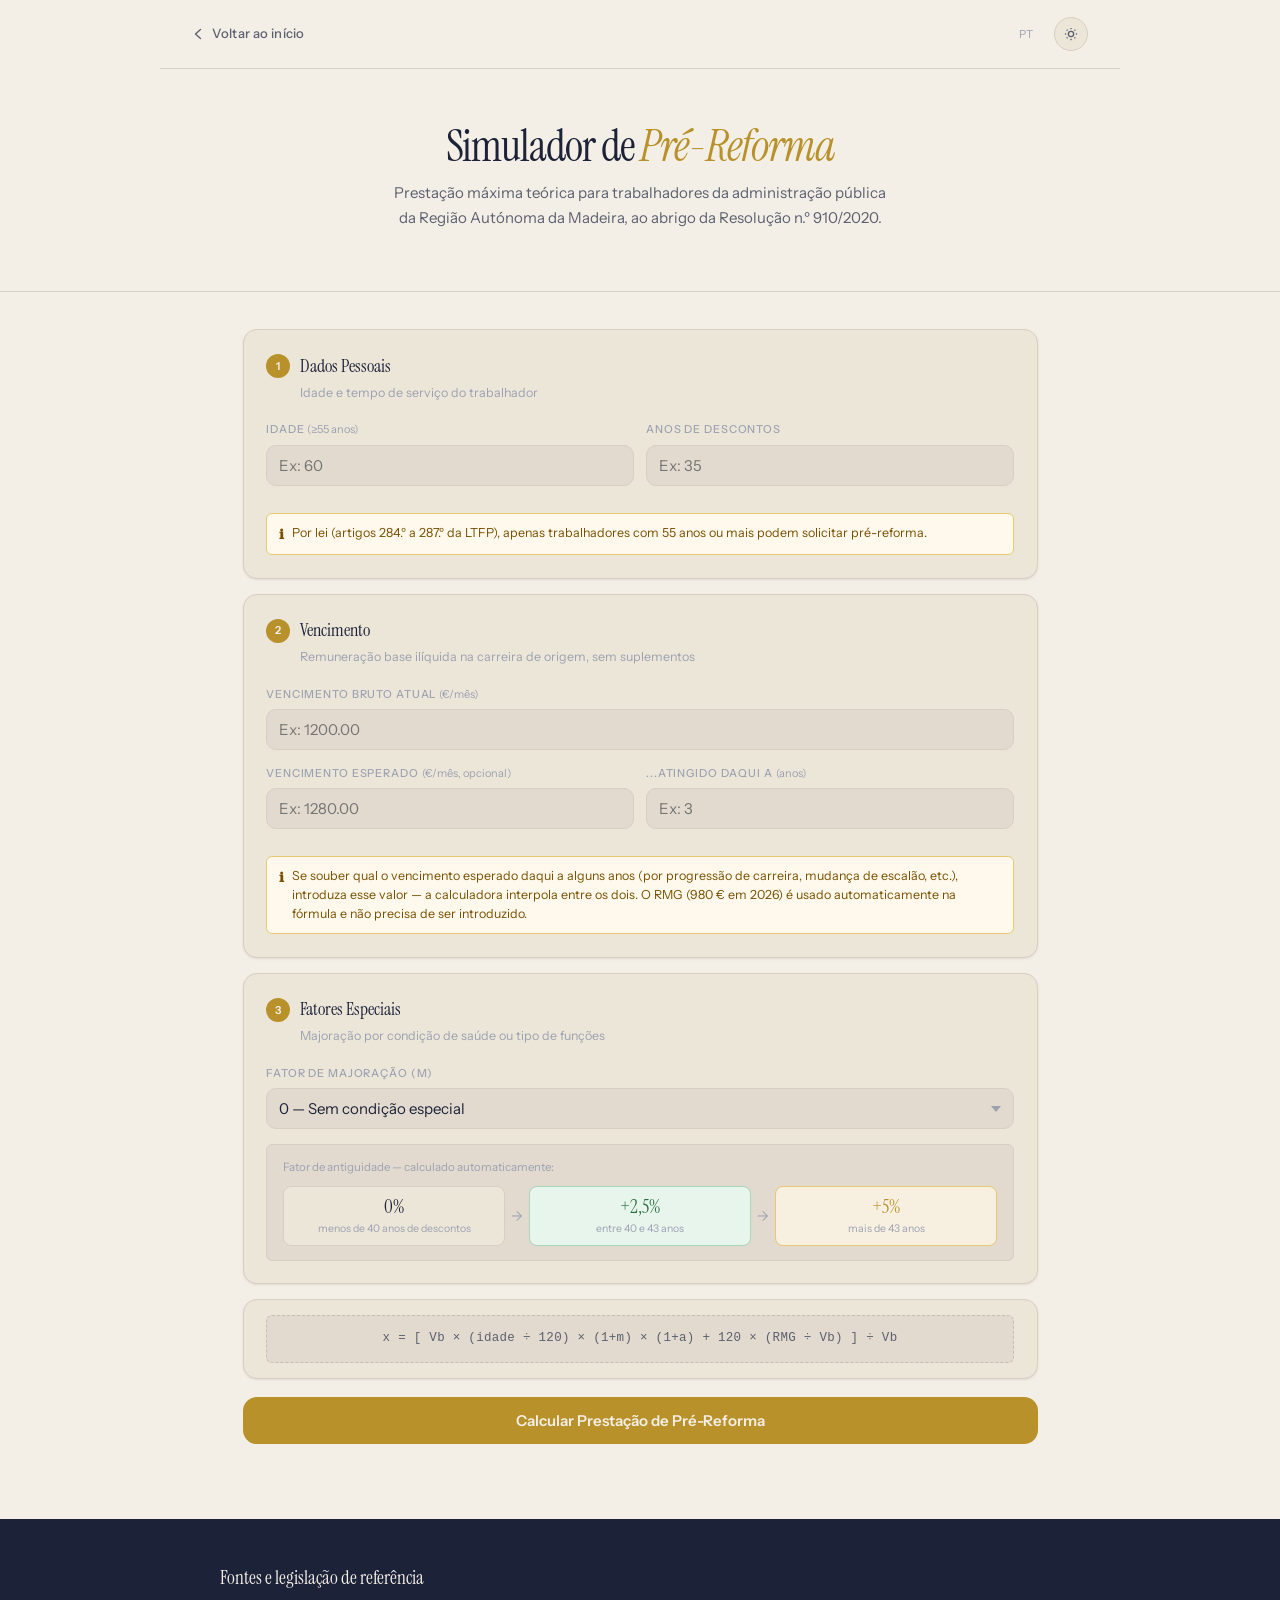
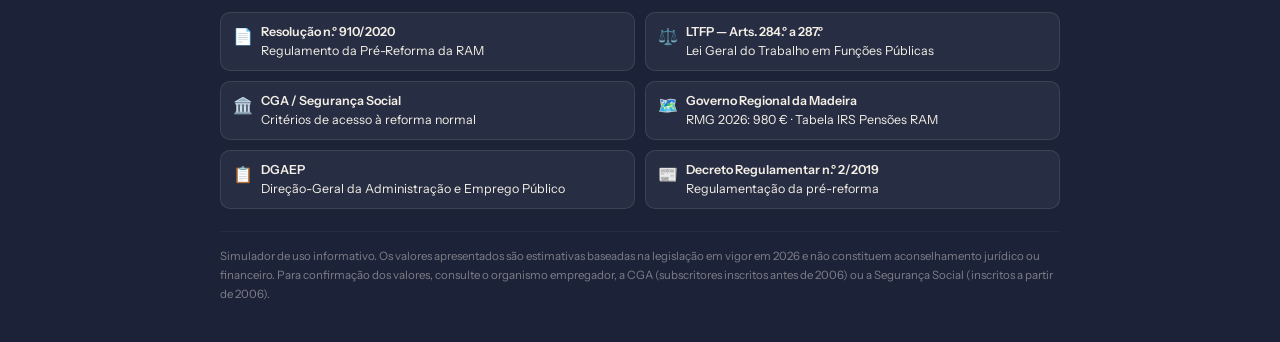
<file: pre-reforma.html>
<!DOCTYPE html>
<html lang="pt" data-theme="dark" data-lang="pt">
<head>
<meta charset="UTF-8">
<link rel="icon" href="favicon.png" type="image/png">
<meta name="viewport" content="width=device-width, initial-scale=1.0">
<title>Simulador de Pré-Reforma — RAM · André Aguiar</title>
<meta name="description" content="Calcule a prestação máxima teórica de pré-reforma para trabalhadores da administração pública da Região Autónoma da Madeira.">
<!-- Open Graph / Social -->
<meta property="og:type" content="website">
<meta property="og:site_name" content="André Aguiar">
<meta property="og:url" content="https://andreaguiar.org/pre-reforma.html">
<meta property="og:title" content="Simulador de Pré-Reforma — RAM · André Aguiar">
<meta property="og:description" content="Calcule a prestação máxima teórica de pré-reforma para trabalhadores da administração pública da Região Autónoma da Madeira.">
<meta property="og:image" content="https://andreaguiar.org/favicon.png">
<meta property="og:locale" content="pt_PT">
<meta name="twitter:card" content="summary">
<meta name="twitter:title" content="Simulador de Pré-Reforma — RAM">
<meta name="twitter:description" content="Prestação máxima teórica para trabalhadores da administração pública da RAM.">
<meta name="twitter:image" content="https://andreaguiar.org/favicon.png">
<!-- Theme/lang init (prevents flash of unstyled theme) -->
<script>(function(){var d=document.documentElement;var t=localStorage.getItem('aa-theme')||(matchMedia('(prefers-color-scheme: dark)').matches?'dark':'light');var l=localStorage.getItem('aa-lang')||'pt';d.setAttribute('data-theme',t);d.setAttribute('data-lang',l);d.setAttribute('lang',l)})();</script>
<link rel="preconnect" href="https://fonts.googleapis.com">
<link href="https://fonts.googleapis.com/css2?family=Instrument+Sans:ital,wght@0,400;0,500;0,600;1,400&family=Instrument+Serif:ital@0;1&display=swap" rel="stylesheet">
<link rel="stylesheet" href="assets/calc.css">
<style>
/* ── PAGE-SPECIFIC TOKENS (purple + larger shadow) ── */
:root{
  --c-purple:#5b21b6; --c-purple-pale:#f5f3ff; --c-purple-border:#ddd6fe;
  --shadow-lg: 0 8px 30px rgba(28,34,56,.10);
}
html[data-theme="dark"]{
  --c-purple:#a78bfa; --c-purple-pale:#1e1640; --c-purple-border:#4c3a8c;
  --shadow-lg: 0 8px 30px rgba(0,0,0,.35);
}
.hero-body{max-width:840px;margin:0 auto;padding:3.5rem 0 4rem;text-align:center}
.hero h1{
  font-family:'Instrument Serif',serif;
  font-size:clamp(1.9rem,5vw,2.9rem);
  font-weight:400;line-height:1.12;
  color:var(--c-text);letter-spacing:-.025em;margin-bottom:.75rem;
}
.hero h1 em{font-style:italic;color:var(--c-accent)}
.hero-sub{font-size:15px;color:var(--c-text2);max-width:500px;margin:0 auto;line-height:1.65}

/* ── MAIN ── */
.page{max-width:840px;margin:0 auto;padding:2.5rem 1.5rem 5rem}

/* ── CARD ── */
.card{
  background:var(--c-surface);border:1px solid var(--c-border);
  border-radius:var(--r-lg);padding:1.5rem;margin-bottom:1rem;
  box-shadow:var(--shadow);transition:background .2s,border-color .2s;
}

/* ── STEP HEADER ── */
.card-header{display:flex;align-items:center;gap:10px;margin-bottom:4px}
.step-num{
  display:flex;align-items:center;justify-content:center;
  width:24px;height:24px;border-radius:50%;
  background:var(--c-accent);color:var(--c-bg);
  font-size:11px;font-weight:600;flex-shrink:0;
}
.card-title{font-family:'Instrument Serif',serif;font-size:18px;font-weight:400;color:var(--c-text)}
.card-desc{font-size:12.5px;color:var(--c-text3);margin-bottom:1.25rem;padding-left:34px}

/* ── FIELDS ── */
.field{margin-bottom:1rem}
.field:last-child{margin-bottom:0}
label{
  display:block;font-size:11px;font-weight:500;text-transform:uppercase;
  letter-spacing:.08em;color:var(--c-text3);margin-bottom:.45rem;
}
label .unit{font-weight:400;text-transform:none;letter-spacing:0;color:var(--c-text3);font-size:11px}
input[type="number"],select{
  width:100%;padding:10px 12px;
  font-family:'Instrument Sans',sans-serif;
  font-size:15px;font-weight:400;color:var(--c-text);
  background:var(--c-surface2);border:1px solid var(--c-border);
  border-radius:var(--r);outline:none;
  transition:border-color .15s,background .15s;
}
input[type="number"]:focus,select:focus{
  border-color:var(--c-accent);
  background:var(--c-surface);
}
select{
  appearance:none;cursor:pointer;
  background-image:url("data:image/svg+xml,%3Csvg xmlns='http://www.w3.org/2000/svg' width='10' height='6'%3E%3Cpath d='M0 0l5 6 5-6' fill='%239ca2b2'/%3E%3C/svg%3E");
  background-repeat:no-repeat;background-position:right 12px center;
  padding-right:30px;
}
.row2{display:grid;grid-template-columns:1fr 1fr;gap:12px}
@media(max-width:480px){.row2{grid-template-columns:1fr}}

/* ── INFO / AMBER BOX ── */
.info-box{
  display:flex;gap:8px;background:var(--c-amber-pale);
  border:1px solid var(--c-amber-border);
  border-radius:var(--r-sm);padding:10px 12px;
  margin-top:12px;font-size:12.5px;color:var(--c-amber);line-height:1.5;
}
.info-box::before{content:'ℹ';font-size:13px;font-weight:600;flex-shrink:0;margin-top:1px}

/* ── ANTIQUITY BADGES ── */
.antiguidade-info{
  margin-top:12px;padding:14px 16px;
  background:var(--c-surface2);border-radius:var(--r-sm);border:1px solid var(--c-border);
}
.ant-label{display:block;font-size:11.5px;color:var(--c-text3);margin-bottom:10px}
.ant-badges{display:flex;align-items:center;gap:6px;flex-wrap:wrap}
.ant-badge{
  display:flex;flex-direction:column;align-items:center;
  padding:9px 14px;border-radius:8px;
  background:var(--c-surface);border:1px solid var(--c-border);
  flex:1;min-width:80px;
}
.ant-badge-mid{background:var(--c-green-pale);border-color:var(--c-green-border)}
.ant-badge-max{background:var(--c-accent-pale);border-color:var(--c-amber-border)}
.ant-val{
  font-family:'Instrument Serif',serif;font-size:19px;font-weight:400;
  color:var(--c-text);line-height:1.2;
}
.ant-badge-mid .ant-val{color:var(--c-green)}
.ant-badge-max .ant-val{color:var(--c-accent)}
.ant-desc{font-size:10.5px;color:var(--c-text3);text-align:center;margin-top:3px;line-height:1.3}
.ant-arrow{font-size:14px;color:var(--c-text3);flex-shrink:0}
@media(max-width:480px){.ant-arrow{display:none}.ant-badge{min-width:68px}}

/* ── FORMULA BOX ── */
.formula-box{
  background:var(--c-surface2);border-radius:var(--r-sm);
  padding:12px 14px;font-size:12.5px;
  color:var(--c-text2);line-height:1.7;font-family:monospace;
  text-align:center;letter-spacing:.3px;border:1px dashed var(--c-border2);
}

/* ── CALC BUTTON ── */
.btn-wrap{margin-top:1.25rem}
.btn{
  display:block;width:100%;padding:14px;
  font-family:'Instrument Sans',sans-serif;
  font-size:15px;font-weight:600;color:var(--c-bg);
  background:var(--c-accent);border:none;
  border-radius:var(--r-lg);cursor:pointer;
  transition:background .2s,transform .1s;
}
.btn:hover{background:var(--c-accent2)}
.btn:active{transform:scale(.99)}

/* ── ERROR ── */
.error-msg{display:none;margin-top:.75rem}
.error-msg.show{display:block}

/* ── RESULTS ── */
.result{display:none;margin-top:1rem;animation:fadeUp .45s cubic-bezier(.22,1,.36,1)}
.result.show{display:block}
@keyframes fadeUp{from{opacity:0;transform:translateY(14px)}to{opacity:1;transform:translateY(0)}}

/* ── RESULT MAIN CARD (dark) ── */
.result-main{
  background:var(--c-text);
  border-radius:var(--r-lg);
  padding:2rem 1.5rem 1.5rem;
  color:var(--c-bg);
  text-align:center;
  box-shadow:var(--shadow-lg);
  position:relative;overflow:hidden;
}
html[data-theme="dark"] .result-main{
  background:var(--c-surface2);
  color:var(--c-text);
  border:1px solid var(--c-border2);
}
.result-main::before{
  content:'';position:absolute;top:-50px;right:-50px;
  width:140px;height:140px;background:rgba(255,255,255,.03);border-radius:50%;
}
.rm-context{
  font-size:11px;font-weight:500;letter-spacing:.1em;text-transform:uppercase;
  opacity:.55;margin-bottom:10px;
}
.rm-label{font-size:11.5px;font-weight:500;letter-spacing:.08em;text-transform:uppercase;opacity:.6;margin-bottom:6px}
.rm-value{
  font-family:'Instrument Serif',serif;
  font-size:clamp(46px,10vw,66px);
  font-weight:400;line-height:1;
  color:var(--c-accent);
  margin-bottom:4px;
}
html[data-theme="dark"] .rm-value{color:var(--c-accent)}
.rm-sub{font-size:13.5px;opacity:.6;margin-bottom:1.5rem}
.rm-grid{
  display:grid;grid-template-columns:1fr 1fr;
  gap:1px;background:rgba(255,255,255,.1);
  border-radius:var(--r-sm);overflow:hidden;
}
html[data-theme="dark"] .rm-grid{background:var(--c-border)}
.rm-item{
  background:rgba(0,0,0,.18);
  padding:14px 10px;text-align:center;
}
html[data-theme="dark"] .rm-item{background:var(--c-surface)}
.rm-item-full{grid-column:1/-1}
.rmi-label{
  font-size:10px;font-weight:500;letter-spacing:.1em;text-transform:uppercase;
  opacity:.5;margin-bottom:4px;
}
.rmi-val{
  font-family:'Instrument Serif',serif;font-size:19px;font-weight:400;
  font-variant-numeric:tabular-nums;
}
.rmi-note{font-size:10.5px;opacity:.4;margin-top:3px}

/* ── CLAMP NOTICE ── */
#clampNotice{
  margin-top:10px;padding:10px 14px;
  background:var(--c-amber-pale);color:var(--c-amber);
  border:1px solid var(--c-amber-border);
  border-radius:var(--r-sm);font-size:12.5px;line-height:1.5;
}

/* ── PROJECTION TABLE ── */
.projection{
  background:var(--c-surface);border:1px solid var(--c-border);
  border-radius:var(--r-lg);padding:1.5rem;margin-top:.75rem;box-shadow:var(--shadow);
}
.projection h3{
  font-family:'Instrument Serif',serif;font-size:17px;font-weight:400;
  margin-bottom:4px;color:var(--c-text);
}
.pj-desc{font-size:12.5px;color:var(--c-text3);margin-bottom:1.1rem;line-height:1.55}
.pj-table{width:100%;border-collapse:collapse;font-size:13.5px}
.pj-table th{
  text-align:left;padding:9px 6px;font-size:10px;
  font-weight:600;letter-spacing:.08em;text-transform:uppercase;
  color:var(--c-text3);border-bottom:2px solid var(--c-border);
}
.pj-table th.num,.pj-table td.num{text-align:right;font-variant-numeric:tabular-nums}
.pj-table td{padding:11px 6px;border-bottom:1px solid var(--c-border);color:var(--c-text)}
.pj-table tr.current td{
  background:var(--c-accent-pale);color:var(--c-accent);font-weight:500;
}
.pj-table tr.current td:first-child::before{content:'▸ ';color:var(--c-accent);font-weight:600}
.pj-table tr.estimate td{color:var(--c-text2)}
.pj-table tr.estimate td:first-child{font-style:italic}
.pj-table tr.past td{color:var(--c-text3);text-decoration:line-through;text-decoration-color:var(--c-text3);text-decoration-thickness:1px}

/* Reform row */
.pj-table .badge-reforma{
  display:inline-block;font-size:9px;font-weight:600;letter-spacing:.4px;text-transform:uppercase;
  background:var(--c-purple-pale);color:var(--c-purple);
  padding:2px 5px;border-radius:4px;margin-left:5px;vertical-align:middle;
}
.pj-table tr.reforma-row td{
  background:var(--c-purple-pale);
  border-top:2px dashed var(--c-purple-border);
  color:var(--c-purple);font-weight:500;
}
.pj-table .badge-est{
  display:inline-block;font-size:9px;font-weight:600;letter-spacing:.4px;text-transform:uppercase;
  background:var(--c-amber-pale);color:var(--c-amber);
  padding:2px 5px;border-radius:4px;margin-left:5px;vertical-align:middle;
}
.pj-table .badge-real{
  display:inline-block;font-size:9px;font-weight:600;letter-spacing:.4px;text-transform:uppercase;
  background:var(--c-accent);color:var(--c-bg);
  padding:2px 5px;border-radius:4px;margin-left:5px;vertical-align:middle;
}
.pj-table .badge-past{
  display:inline-block;font-size:9px;font-weight:600;letter-spacing:.4px;text-transform:uppercase;
  background:var(--c-surface2);color:var(--c-text3);
  padding:2px 5px;border-radius:4px;margin-left:5px;vertical-align:middle;
}
.pj-table .delta-pos{color:var(--c-green);font-weight:500}
.pj-table .delta-neg{color:var(--c-red);font-weight:500}
.pj-table .delta-zero{color:var(--c-text3)}

/* Insights */
.pj-insights{
  margin-top:1.25rem;padding:14px 16px;
  background:var(--c-accent-pale);border-radius:var(--r-sm);border-left:3px solid var(--c-accent);
}
.pj-insights .ins-title{
  font-size:11px;font-weight:600;letter-spacing:.1em;
  text-transform:uppercase;color:var(--c-accent);margin-bottom:8px;
}
.pj-insights .ins-item{
  display:flex;justify-content:space-between;align-items:baseline;
  padding:5px 0;font-size:13px;
}
.pj-insights .ins-item .ins-label{color:var(--c-text2)}
.pj-insights .ins-item .ins-val{font-weight:500;color:var(--c-text);font-variant-numeric:tabular-nums}

/* ── BREAKDOWN (details/summary) ── */
.breakdown{
  background:var(--c-surface);border:1px solid var(--c-border);
  border-radius:var(--r-lg);padding:1.25rem 1.5rem;margin-top:.75rem;box-shadow:var(--shadow);
}
.breakdown summary{
  cursor:pointer;
  font-family:'Instrument Serif',serif;font-size:16px;font-weight:400;
  padding:3px 0;list-style:none;
  display:flex;justify-content:space-between;align-items:center;
  color:var(--c-text);
}
.breakdown summary::-webkit-details-marker{display:none}
.breakdown summary .toggle-hint{
  font-size:12px;font-family:'Instrument Sans',sans-serif;
  font-weight:400;color:var(--c-text3);
}
.bk-row{
  display:flex;justify-content:space-between;align-items:center;
  padding:7px 0;font-size:13.5px;border-bottom:1px solid var(--c-border);
}
.bk-row:last-child{border-bottom:none}
.bk-label{color:var(--c-text2)}
.bk-val{font-weight:500;font-variant-numeric:tabular-nums;color:var(--c-text)}
.bk-row-highlight{
  background:var(--c-accent-pale);margin:0 -1.5rem;padding:7px 1.5rem;
}
.bk-row-highlight .bk-label{color:var(--c-accent);font-weight:500}
.bk-row-highlight .bk-val{color:var(--c-accent)}

/* ── RECOMMENDATION ── */
.recommendation-card{
  background:var(--c-surface);
  border:1px solid var(--c-border);
  border-radius:var(--r-lg);padding:1.25rem 1.5rem;margin-top:.75rem;box-shadow:var(--shadow);
}
.rec-title{
  font-family:'Instrument Serif',serif;font-size:17px;font-weight:400;
  margin-bottom:12px;color:var(--c-text);
}
.rec-item{
  display:flex;gap:10px;padding:9px 11px;margin-bottom:6px;
  border-radius:var(--r-sm);font-size:13px;line-height:1.55;
  background:var(--c-surface2);
}
.rec-item:last-child{margin-bottom:0}
.rec-icon{font-size:16px;flex-shrink:0;margin-top:1px}
.rec-text{color:var(--c-text)}
.rec-warning{border-left:3px solid var(--c-amber)}
.rec-opportunity{border-left:3px solid var(--c-green)}
.rec-good{border-left:3px solid var(--c-green)}
.rec-info{border-left:3px solid var(--c-border2)}

/* ── DISCLAIMER ── */
.disclaimer{
  margin-top:1.25rem;padding:14px 16px;
  background:var(--c-surface2);
  border-left:3px solid var(--c-border2);
  font-size:12px;color:var(--c-text3);line-height:1.65;
  border-radius:0 var(--r-sm) var(--r-sm) 0;
}
.disclaimer strong{color:var(--c-text2)}

/* ── PRINT BUTTON ── */
.btn-print{
  display:none;width:100%;margin-top:1rem;padding:12px;
  font-family:'Instrument Sans',sans-serif;font-size:14px;font-weight:500;
  color:var(--c-text2);background:var(--c-surface);
  border:1px solid var(--c-border);border-radius:var(--r-lg);
  cursor:pointer;transition:background .15s,border-color .15s;text-align:center;
}
.btn-print:hover{background:var(--c-surface2);border-color:var(--c-border2)}
.btn-print.visible{display:block}

/* ── SOURCES FOOTER ── */
.sources{
  background:var(--c-text);color:var(--c-bg);
  padding:3rem 1.5rem 2.5rem;margin-top:0;
}
html[data-theme="dark"] .sources{
  background:var(--c-surface2);color:var(--c-text);
  border-top:1px solid var(--c-border);
}
.sources-inner{max-width:840px;margin:0 auto}
.sources-title{
  font-family:'Instrument Serif',serif;font-size:19px;font-weight:400;
  color:inherit;margin-bottom:1.25rem;
}
.sources-grid{
  display:grid;grid-template-columns:1fr 1fr;gap:10px;margin-bottom:1.5rem;
}
@media(max-width:560px){.sources-grid{grid-template-columns:1fr}}
.source-item{
  display:flex;gap:8px;align-items:flex-start;
  padding:10px 12px;border-radius:var(--r);
  border:1px solid rgba(255,255,255,.1);
  background:rgba(255,255,255,.05);
  text-decoration:none;color:inherit;
  font-size:12.5px;line-height:1.4;transition:background .2s;
}
html[data-theme="dark"] .source-item{
  border-color:var(--c-border);background:var(--c-surface);
}
.source-item:hover{background:rgba(255,255,255,.1)}
html[data-theme="dark"] .source-item:hover{background:var(--c-surface2)}
.source-item strong{display:block;margin-bottom:2px;font-weight:600}
.source-icon{font-size:16px;flex-shrink:0;margin-top:2px}
.sources-note{
  font-size:11.5px;opacity:.45;line-height:1.65;
  border-top:1px solid rgba(255,255,255,.1);padding-top:1rem;
}
html[data-theme="dark"] .sources-note{border-top-color:var(--c-border)}

/* ── VENCIMENTO WARNING ── */
#vencimentoPairWarning{
  margin-top:8px;padding:9px 12px;
  background:var(--c-amber-pale);border-radius:var(--r-sm);
  font-size:12.5px;color:var(--c-amber);line-height:1.5;
}

/* ── PRINT ── */
@media print{
  body{background:#fff}
  .hero,.btn-wrap,.btn-print,.sources{display:none!important}
  .page{padding:0;max-width:none;margin:0}
  .result{display:block!important}
  .result-main{background:#1c2238!important;-webkit-print-color-adjust:exact;print-color-adjust:exact}
  .projection,.breakdown,.recommendation-card,.disclaimer{box-shadow:none;border:1px solid #ddd}
  .pj-table tr.reforma-row td{background:#f5f3ff!important;-webkit-print-color-adjust:exact;print-color-adjust:exact}
  .print-header{display:block!important}
}
.print-header{
  display:none;font-family:'Instrument Sans',sans-serif;
  font-size:12px;color:var(--c-text3);
  margin-bottom:14px;padding-bottom:10px;border-bottom:1px solid var(--c-border);
}
</style>
</head>
<body>

<header class="hero">
  <nav class="hero-nav">
    <a class="back-link" href="index.html#ferramentas">
      <svg width="14" height="14" viewBox="0 0 14 14" fill="none" stroke="currentColor" stroke-width="1.4" stroke-linecap="round" stroke-linejoin="round"><path d="M8.5 2.5L3.5 7l5 4.5"/></svg>
      <span>Voltar ao início</span>
    </a>
    <div class="nav-actions">
      <span style="font-size:11px;color:var(--c-text3);letter-spacing:.06em;text-transform:uppercase;">PT</span>
      <button class="nav-icon-btn" id="themeBtn" aria-label="Alternar tema">
        <svg class="i-sun" viewBox="0 0 16 16" width="14" height="14" fill="none" stroke="currentColor" stroke-width="1.5"><circle cx="8" cy="8" r="3"/><line x1="8" y1="1" x2="8" y2="2.5"/><line x1="8" y1="13.5" x2="8" y2="15"/><line x1="1" y1="8" x2="2.5" y2="8"/><line x1="13.5" y1="8" x2="15" y2="8"/><line x1="3.05" y1="3.05" x2="4.1" y2="4.1"/><line x1="11.9" y1="11.9" x2="12.95" y2="12.95"/><line x1="12.95" y1="3.05" x2="11.9" y2="4.1"/><line x1="4.1" y1="11.9" x2="3.05" y2="12.95"/></svg>
        <svg class="i-moon" viewBox="0 0 16 16" width="14" height="14" fill="none" stroke="currentColor" stroke-width="1.5"><path d="M13.5 9.5A6 6 0 0 1 6.5 2.5a6 6 0 1 0 7 7z"/></svg>
      </button>
    </div>
  </nav>
  <div class="hero-body">
    <h1>Simulador de <em>Pré-Reforma</em></h1>
    <p class="hero-sub">Prestação máxima teórica para trabalhadores da administração pública da Região Autónoma da Madeira, ao abrigo da Resolução n.º&nbsp;910/2020.</p>
  </div>
</header>

<div class="page">

  <!-- Step 1 -->
  <div class="card">
    <div class="card-header">
      <span class="step-num">1</span>
      <span class="card-title">Dados Pessoais</span>
    </div>
    <p class="card-desc">Idade e tempo de serviço do trabalhador</p>
    <div class="row2">
      <div class="field">
        <label for="idade">Idade <span class="unit">(≥55 anos)</span></label>
        <input type="number" id="idade" min="55" max="70" step="1" placeholder="Ex: 60">
      </div>
      <div class="field">
        <label for="descontos">Anos de descontos</label>
        <input type="number" id="descontos" min="0" max="50" step="1" placeholder="Ex: 35">
      </div>
    </div>
    <div class="info-box">
      Por lei (artigos 284.º a 287.º da LTFP), apenas trabalhadores com 55 anos ou mais podem solicitar pré-reforma.
    </div>
  </div>

  <!-- Step 2 -->
  <div class="card">
    <div class="card-header">
      <span class="step-num">2</span>
      <span class="card-title">Vencimento</span>
    </div>
    <p class="card-desc">Remuneração base ilíquida na carreira de origem, sem suplementos</p>
    <div class="field">
      <label for="vb">Vencimento bruto atual <span class="unit">(€/mês)</span></label>
      <input type="number" id="vb" min="0" step="0.01" placeholder="Ex: 1200.00">
    </div>
    <div class="row2">
      <div class="field">
        <label for="vbFuturo">Vencimento esperado <span class="unit">(€/mês, opcional)</span></label>
        <input type="number" id="vbFuturo" min="0" step="0.01" placeholder="Ex: 1280.00" oninput="checkVencimentoPair()">
      </div>
      <div class="field">
        <label for="anosFuturo">...atingido daqui a <span class="unit">(anos)</span></label>
        <input type="number" id="anosFuturo" min="1" max="15" step="1" placeholder="Ex: 3" oninput="checkVencimentoPair()">
      </div>
    </div>
    <div id="vencimentoPairWarning" style="display:none;"></div>
    <div class="info-box">
      Se souber qual o vencimento esperado daqui a alguns anos (por progressão de carreira, mudança de escalão, etc.), introduza esse valor — a calculadora interpola entre os dois. O RMG (980&nbsp;€ em 2026) é usado automaticamente na fórmula e não precisa de ser introduzido.
    </div>
  </div>

  <!-- Step 3 -->
  <div class="card">
    <div class="card-header">
      <span class="step-num">3</span>
      <span class="card-title">Fatores Especiais</span>
    </div>
    <p class="card-desc">Majoração por condição de saúde ou tipo de funções</p>
    <div class="field">
      <label for="majoracao">Fator de majoração (m)</label>
      <select id="majoracao">
        <option value="0">0 — Sem condição especial</option>
        <option value="0.1">0,1 — Doença ≥60%, cuidador, funções de risco, docente dispensado</option>
        <option value="0.2">0,2 — Doença incapacitante ≥80%</option>
      </select>
    </div>
    <div class="antiguidade-info">
      <span class="ant-label">Fator de antiguidade — calculado automaticamente:</span>
      <div class="ant-badges">
        <div class="ant-badge">
          <span class="ant-val">0%</span>
          <span class="ant-desc">menos de 40 anos de descontos</span>
        </div>
        <div class="ant-arrow">→</div>
        <div class="ant-badge ant-badge-mid">
          <span class="ant-val">+2,5%</span>
          <span class="ant-desc">entre 40 e 43 anos</span>
        </div>
        <div class="ant-arrow">→</div>
        <div class="ant-badge ant-badge-max">
          <span class="ant-val">+5%</span>
          <span class="ant-desc">mais de 43 anos</span>
        </div>
      </div>
    </div>
  </div>

  <!-- Fórmula -->
  <div class="card" style="padding:1rem 1.5rem">
    <div class="formula-box">
      x = [ Vb × (idade ÷ 120) × (1+m) × (1+a) + 120 × (RMG ÷ Vb) ] ÷ Vb
    </div>
  </div>

  <div class="btn-wrap">
    <button class="btn" onclick="calcular()">Calcular Prestação de Pré-Reforma</button>
    <div class="error-msg" id="errorMsg"></div>
  </div>

  <!-- Result -->
  <div class="result" id="resultado">
    <div class="print-header" id="printHeader"></div>

    <!-- PRINCIPAL: quanto leva para casa -->
    <div class="result-main">
      <div class="rm-context" id="rmContext">— anos, — de descontos</div>
      <div class="rm-label">Prestação mensal bruta</div>
      <div class="rm-value" id="rmBruto">—</div>
      <div class="rm-sub" id="rmPct">—% do vencimento</div>

      <div class="rm-grid">
        <div class="rm-item">
          <div class="rmi-label">Líquido p/ mês</div>
          <div class="rmi-val" id="rmLiq">—</div>
          <div class="rmi-note">sem SS · IRS tabela pensões RAM</div>
        </div>
        <div class="rm-item">
          <div class="rmi-label">IRS retido</div>
          <div class="rmi-val" id="rmIrs">—</div>
          <div class="rmi-note">tabela VIII pensões Madeira 2026</div>
        </div>
        <div class="rm-item rm-item-full">
          <div class="rmi-label">Redução mensal face ao vencimento atual</div>
          <div class="rmi-val" id="rmReducao">—</div>
          <div class="rmi-note">bruto vs bruto</div>
        </div>
      </div>
    </div>

    <div id="clampNotice" style="display:none;"></div>

    <!-- Projeção por idades -->
    <div class="projection">
      <h3>📊 E se esperar mais tempo?</h3>
      <p class="pj-desc">Quanto receberia por mês se entrar em diferentes idades nos próximos anos. <span style="color:var(--c-accent);font-weight:500;">Dourado = hoje</span> · <span style="color:var(--c-amber);font-weight:500;">+N anos = previsão</span> com progressão salarial e antiguidade dinâmica.</p>
      <table class="pj-table">
        <thead>
          <tr>
            <th>Idade de entrada</th>
            <th class="num">Mensal bruto</th>
            <th class="num">Mensal líquido</th>
            <th class="num">Diferença vs hoje</th>
          </tr>
        </thead>
        <tbody id="pjBody"></tbody>
      </table>
      <div class="pj-insights" id="pjInsights"></div>
    </div>

    <!-- Detalhe do cálculo -->
    <details class="breakdown">
      <summary>
        Detalhe do cálculo
        <span class="toggle-hint">expandir ▾</span>
      </summary>
      <div style="margin-top:14px;">
        <div class="bk-row"><span class="bk-label">Vencimento base (Vb)</span><span class="bk-val" id="bkVb">—</span></div>
        <div class="bk-row"><span class="bk-label">Idade (id)</span><span class="bk-val" id="bkIdade">—</span></div>
        <div class="bk-row"><span class="bk-label">Fator ponderação (p)</span><span class="bk-val">120</span></div>
        <div class="bk-row"><span class="bk-label">Majoração (m)</span><span class="bk-val" id="bkM">—</span></div>
        <div class="bk-row"><span class="bk-label">Antiguidade (a)</span><span class="bk-val" id="bkA">—</span></div>
        <div class="bk-row"><span class="bk-label">RMG</span><span class="bk-val" id="bkRmg">—</span></div>
        <div class="bk-row"><span class="bk-label">Parcela base</span><span class="bk-val" id="bkParcela1">—</span></div>
        <div class="bk-row"><span class="bk-label">Parcela RMG</span><span class="bk-val" id="bkParcela2">—</span></div>
        <div class="bk-row"><span class="bk-label">Numerador total</span><span class="bk-val" id="bkNum">—</span></div>
        <div class="bk-row bk-row-highlight">
          <span class="bk-label">Percentagem final (x)</span>
          <span class="bk-val" id="bkPct">—</span>
        </div>
      </div>
    </details>

    <!-- Recomendação personalizada -->
    <div class="recommendation-card" id="recommendation"></div>

    <div class="disclaimer">
      <strong>Avisos importantes:</strong><br>
      · <strong>Limites legais:</strong> A prestação não pode ser superior ao vencimento base nem inferior a 25% deste.<br>
      · <strong>Pagamentos:</strong> A prestação é paga 14 vezes ao ano (incluindo subsídios de férias e Natal).<br>
      · <strong>Descontos:</strong> Pré-reformados <strong>não pagam SS</strong> sobre a prestação. O IRS é calculado pela tabela VIII (Pensões) da Madeira 2026 — isenção até 980€/mês; acima disso aplica-se a taxa marginal progressiva. O valor líquido mostrado é a retenção na fonte mensal; o acerto final depende da declaração anual de IRS.<br>
      · <strong>Atualização anual:</strong> A prestação atualiza-se anualmente pela mesma percentagem de aumento que teria a trabalhar.<br>
      · <strong>Processo:</strong> Este simulador não dispensa o processo formal com o organismo empregador e Governo Regional.<br>
      <em>Baseado na Resolução n.º 910/2020, artigos 284.º a 287.º da LTFP e Decreto Regulamentar n.º 2/2019.</em>
    </div>

    <button class="btn-print" id="btnPrint" onclick="window.print()">🖨️ Imprimir simulação</button>
  </div>

</div>

<!-- Fontes -->
<footer class="sources">
  <div class="sources-inner">
    <div class="sources-title">Fontes e legislação de referência</div>
    <div class="sources-grid">
      <a href="https://www.madeira.gov.pt/Portals/25/Regulamento_PreReforma_RAM.pdf" target="_blank" class="source-item">
        <span class="source-icon">📄</span>
        <span><strong>Resolução n.º 910/2020</strong>Regulamento da Pré-Reforma da RAM</span>
      </a>
      <a href="https://www.pgdlisboa.pt/leis/lei_mostra_articulado.php?nid=2321&tabela=leis" target="_blank" class="source-item">
        <span class="source-icon">⚖️</span>
        <span><strong>LTFP — Arts. 284.º a 287.º</strong>Lei Geral do Trabalho em Funções Públicas</span>
      </a>
      <a href="https://www.cga.pt/pensao-de-aposentacao" target="_blank" class="source-item">
        <span class="source-icon">🏛️</span>
        <span><strong>CGA / Segurança Social</strong>Critérios de acesso à reforma normal</span>
      </a>
      <a href="https://www.madeira.gov.pt" target="_blank" class="source-item">
        <span class="source-icon">🗺️</span>
        <span><strong>Governo Regional da Madeira</strong>RMG 2026: 980 € · Tabela IRS Pensões RAM</span>
      </a>
      <a href="https://www.dgaep.gov.pt" target="_blank" class="source-item">
        <span class="source-icon">📋</span>
        <span><strong>DGAEP</strong>Direção-Geral da Administração e Emprego Público</span>
      </a>
      <a href="https://dre.pt/dre/detalhe/decreto-regulamentar/2-2019-118562628" target="_blank" class="source-item">
        <span class="source-icon">📰</span>
        <span><strong>Decreto Regulamentar n.º 2/2019</strong>Regulamentação da pré-reforma</span>
      </a>
    </div>
    <div class="sources-note">
      Simulador de uso informativo. Os valores apresentados são estimativas baseadas na legislação em vigor em 2026 e não constituem aconselhamento jurídico ou financeiro. Para confirmação dos valores, consulte o organismo empregador, a CGA (subscritores inscritos antes de 2006) ou a Segurança Social (inscritos a partir de 2006).
    </div>
  </div>
</footer>

<script>
  // ── THEME ──
  // Theme/lang are pre-applied by inline script in <head>.
  // This calculator is PT-only, so no lang toggle is exposed.
  const root = document.documentElement;
  root.setAttribute('data-lang', 'pt');
  root.setAttribute('lang', 'pt');

  document.getElementById('themeBtn').addEventListener('click', () => {
    const next = root.getAttribute('data-theme') === 'dark' ? 'light' : 'dark';
    root.setAttribute('data-theme', next);
    localStorage.setItem('aa-theme', next);
  });

  // ── CALCULATOR LOGIC ──

  function calcIdadeReforma(descontos) {
    const IDADE_NORMAL = 66 + 9/12;
    if (descontos <= 40) return IDADE_NORMAL;
    const reducaoMeses = (descontos - 40) * 4;
    return Math.max(60, IDADE_NORMAL - reducaoMeses / 12);
  }

  function fmtIdadeReforma(descontos) {
    const ir = calcIdadeReforma(descontos);
    const anos = Math.floor(ir);
    const meses = Math.round((ir - anos) * 12);
    return meses > 0 ? `${anos} anos e ${meses} meses` : `${anos} anos`;
  }

  function checkVencimentoPair() {
    const vbF = document.getElementById('vbFuturo').value;
    const anosF = document.getElementById('anosFuturo').value;
    const warn = document.getElementById('vencimentoPairWarning');
    if ((vbF && !anosF) || (!vbF && anosF)) {
      warn.textContent = vbF && !anosF
        ? 'Falta indicar daqui a quantos anos espera atingir esse vencimento.'
        : 'Falta indicar qual o vencimento esperado.';
      warn.style.display = 'block';
    } else {
      warn.style.display = 'none';
    }
  }

  // IRS 2026 Madeira — Tabela VIII (Pensões, não casado sem dependentes)
  // Isenção até 980€ (RMG Madeira 2026)
  // Fonte: JORAM, II Série, nº 13, 20-01-2026
  const TABELA_PENSOES_MADEIRA = [
    { max:  980.00, taxa: 0.0000, parcela:    0.00 },
    { max: 1081.00, taxa: 0.1325, parcela:  129.85 },
    { max: 1627.00, taxa: 0.1800, parcela:  181.21 },
    { max: 2010.00, taxa: 0.2300, parcela:  262.56 },
    { max: 2435.00, taxa: 0.2600, parcela:  322.86 },
    { max: 3174.00, taxa: 0.3275, parcela:  487.27 },
    { max: 4009.00, taxa: 0.3700, parcela:  622.22 },
    { max: 5198.00, taxa: 0.4300, parcela:  862.76 },
    { max: 6328.00, taxa: 0.4500, parcela:  966.72 },
    { max: Infinity, taxa: 0.4800, parcela: 1156.56 },
  ];

  function calcLiquido(bruto) {
    const row = TABELA_PENSOES_MADEIRA.find(r => bruto <= r.max);
    const irs = Math.max(0, bruto * row.taxa - row.parcela);
    return { liquido: bruto - irs, irs, ss: 0 };
  }

  function fatorAntiguidade(anosDescontos) {
    if (anosDescontos > 43) return 0.05;
    if (anosDescontos >= 40) return 0.025;
    return 0;
  }

  function calcPrestacao(idade, vb, rmg, m, a) {
    const p = 120;
    const parcela1 = vb * (idade / p) * (1 + m) * (1 + a);
    const parcela2 = p * (rmg / vb);
    const numerator = parcela1 + parcela2;
    const rawX = numerator / vb;
    const x = Math.max(0.25, Math.min(rawX, 1.0));
    return { pct: x * 100, bruto: x * vb, parcela1, parcela2, numerator, rawX, x };
  }

  function calcular() {
    const errEl = document.getElementById('errorMsg');
    const resEl = document.getElementById('resultado');
    errEl.classList.remove('show');
    resEl.classList.remove('show');

    const idade = parseFloat(document.getElementById('idade').value);
    const descontosAtuais = parseFloat(document.getElementById('descontos').value) || 0;
    const vb = parseFloat(document.getElementById('vb').value);
    const rmg = 980;
    const m = parseFloat(document.getElementById('majoracao').value);
    const a = fatorAntiguidade(descontosAtuais);
    const idadeReforma = calcIdadeReforma(descontosAtuais);

    const vbFuturo = parseFloat(document.getElementById('vbFuturo').value);
    const anosFuturo = parseFloat(document.getElementById('anosFuturo').value);
    const hasFuture = !isNaN(vbFuturo) && !isNaN(anosFuturo) && vbFuturo > 0 && anosFuturo > 0;
    const incrementoAnual = hasFuture ? (vbFuturo - vb) / anosFuturo : 0;

    if (isNaN(idade) || isNaN(vb)) {
      errEl.innerHTML = '<div style="padding:10px 14px;background:var(--c-red-pale);border:1px solid var(--c-red-border);border-radius:var(--r-sm);font-size:13px;color:var(--c-red);">Por favor preencha todos os campos obrigatórios (idade e vencimento).</div>';
      errEl.classList.add('show');
      return;
    }
    if (idade < 55) {
      errEl.innerHTML = '<div style="padding:10px 14px;background:var(--c-red-pale);border:1px solid var(--c-red-border);border-radius:var(--r-sm);font-size:13px;color:var(--c-red);">A idade mínima legal para pré-reforma é 55 anos (LTFP).</div>';
      errEl.classList.add('show');
      return;
    }
    if (vb <= 0) {
      errEl.innerHTML = '<div style="padding:10px 14px;background:var(--c-red-pale);border:1px solid var(--c-red-border);border-radius:var(--r-sm);font-size:13px;color:var(--c-red);">O vencimento base deve ser superior a 0 €.</div>';
      errEl.classList.add('show');
      return;
    }
    if (idadeReforma <= idade) {
      const labelIdadeReforma = fmtIdadeReforma(descontosAtuais);
      errEl.innerHTML = `
        <div style="background:var(--c-amber-pale);border:1px solid var(--c-amber-border);border-radius:var(--r-lg);padding:1.1rem 1.25rem;font-size:13.5px;line-height:1.65;color:var(--c-amber);">
          <div style="font-size:15px;font-weight:600;margin-bottom:7px;">⚠️ Esta calculadora não se aplica ao seu caso</div>
          <p>Com <strong>${idade} anos</strong> e <strong>${descontosAtuais} anos de descontos</strong>, já atingiu a idade de aposentação calculada (<strong>${labelIdadeReforma}</strong>) — é elegível para reforma normal.</p>
          <p style="margin-top:7px;">A pré-reforma destina-se a quem <em>ainda não</em> tem acesso à reforma normal. Quem já é elegível terá uma pensão calculada de forma completamente diferente — tipicamente <strong>mais favorável</strong> do que a pré-reforma.</p>
          <p style="margin-top:7px;font-size:12.5px;opacity:.75;">Pode simular na <a href="https://www.cga.pt" target="_blank" style="color:inherit;text-decoration:underline;">CGA Directa</a> (inscritos antes de 2006) ou no <a href="https://www.seg-social.pt" target="_blank" style="color:inherit;text-decoration:underline;">simulador da Segurança Social</a> (inscritos a partir de 2006).</p>
        </div>`;
      errEl.classList.add('show');
      resEl.classList.remove('show');
      return;
    }

    const r = calcPrestacao(idade, vb, rmg, m, a);
    const wasClamped = r.rawX > 1.0 || r.rawX < 0.25;
    const { liquido, irs } = calcLiquido(r.bruto);
    const reducao = vb - r.bruto;

    document.getElementById('rmContext').textContent = `${idade} anos · ${descontosAtuais > 0 ? descontosAtuais + ' anos de descontos · antiguidade ' + (a === 0.05 ? '5%' : a === 0.025 ? '2,5%' : '0%') : 'sem anos de descontos'}`;
    document.getElementById('rmBruto').textContent = fmt(r.bruto) + ' €';
    document.getElementById('rmPct').textContent = r.pct.toFixed(1) + '% do vencimento atual';
    document.getElementById('rmLiq').textContent = fmt(liquido) + ' €';
    document.getElementById('rmIrs').textContent = irs > 0 ? '-' + fmt(irs) + ' €' : 'Isento';
    document.getElementById('rmReducao').textContent = '-' + fmt(reducao) + ' €';

    const clampNotice = document.getElementById('clampNotice');
    if (wasClamped) {
      const rawPct = (r.rawX * 100).toFixed(2);
      clampNotice.textContent = r.rawX > 1.0
        ? `Cálculo bruto: ${rawPct}% — ajustado para 100% (limite máximo legal).`
        : `Cálculo bruto: ${rawPct}% — ajustado para 25% (limite mínimo legal da LTFP).`;
      clampNotice.style.display = 'block';
    } else {
      clampNotice.style.display = 'none';
    }

    document.getElementById('bkVb').textContent = fmt(vb) + ' €';
    document.getElementById('bkIdade').textContent = idade + ' anos';
    document.getElementById('bkM').textContent = m;
    document.getElementById('bkA').textContent = a;
    document.getElementById('bkRmg').textContent = fmt(rmg) + ' €';
    document.getElementById('bkParcela1').textContent = fmt(r.parcela1) + ' €';
    document.getElementById('bkParcela2').textContent = fmt(r.parcela2);
    document.getElementById('bkNum').textContent = fmt(r.numerator);
    document.getElementById('bkPct').textContent = r.pct.toFixed(4) + '%';

    renderProjection(idade, descontosAtuais, vb, rmg, m, a, idadeReforma, incrementoAnual);
    renderRecommendation(idade, descontosAtuais, vb, rmg, m, idadeReforma, incrementoAnual);

    void resEl.offsetWidth;
    resEl.classList.add('show');
    document.getElementById('btnPrint').classList.add('visible');

    const now = new Date().toLocaleDateString('pt-PT', { day:'2-digit', month:'long', year:'numeric' });
    document.getElementById('printHeader').innerHTML =
      `Simulação de Pré-Reforma RAM — gerada em ${now} · andreaguiar.org`;

    setTimeout(() => resEl.scrollIntoView({ behavior: 'smooth', block: 'start' }), 50);
  }

  function renderProjection(idadeAtual, descontosAtuais, vbBase, rmgBase, m, aAtual, idadeReforma, incrementoAnual) {
    const tbody = document.getElementById('pjBody');
    const insights = document.getElementById('pjInsights');
    tbody.innerHTML = '';

    const minAge = idadeAtual;
    const maxAge = Math.min(idadeReforma - 1, idadeAtual + 5);
    const refResult = calcPrestacao(idadeAtual, vbBase, rmgBase, m, aAtual);
    const refMonthly = refResult.bruto;

    for (let age = minAge; age <= maxAge; age++) {
      const yearsDiff = age - idadeAtual;
      const vbYear = Math.max(0, vbBase + incrementoAnual * yearsDiff);
      const descontosYear = descontosAtuais + yearsDiff;
      const aYear = fatorAntiguidade(descontosYear);

      const result = calcPrestacao(age, vbYear, rmgBase, m, aYear);
      const monthly = result.bruto;
      const delta = monthly - refMonthly;

      const tr = document.createElement('tr');
      let badge = age === idadeAtual
        ? '<span class="badge-real">Hoje</span>'
        : `<span class="badge-est">+${yearsDiff} ${yearsDiff === 1 ? 'ano' : 'anos'}</span>`;
      if (age === idadeAtual) tr.classList.add('current');
      else tr.classList.add('estimate');

      let deltaStr = '—', deltaClass = 'delta-zero';
      if (age !== idadeAtual) {
        if (delta > 0.5)       { deltaStr = '+' + fmt(delta) + ' €/mês'; deltaClass = 'delta-pos'; }
        else if (delta < -0.5) { deltaStr = fmt(delta) + ' €/mês';       deltaClass = 'delta-neg'; }
        else                   { deltaStr = '≈ igual'; }
      }

      let extras = [];
      if (yearsDiff > 0 && incrementoAnual !== 0) extras.push(`venc. ${fmt(vbYear)}€`);
      const prevA = fatorAntiguidade(descontosAtuais + Math.max(0, yearsDiff - 1));
      if (age > idadeAtual && aYear > prevA) {
        const label = aYear === 0.025 ? '🎯 atinge 40 anos descontos' : '🎯 atinge 43 anos descontos';
        extras.push(`<span style="color:var(--c-green);font-weight:600;">${label}</span>`);
      }
      const extraInfo = extras.length ? ` <span style="font-size:11px;color:var(--c-text3);">(${extras.join(', ')})</span>` : '';

      tr.innerHTML = `
        <td>${age} anos${badge}${extraInfo}</td>
        <td class="num">${fmt(monthly)} €</td>
        <td class="num">${fmt(calcLiquido(monthly).liquido)} €</td>
        <td class="num ${deltaClass}">${deltaStr}</td>
      `;
      tbody.appendChild(tr);
    }

    // Linha reforma normal
    const trReforma = document.createElement('tr');
    trReforma.classList.add('reforma-row');
    const idadeReformaLabel = fmtIdadeReforma(descontosAtuais);
    trReforma.innerHTML = `
      <td>${idadeReformaLabel} <span class="badge-reforma">Reforma normal</span></td>
      <td class="num" colspan="3" style="color:var(--c-text3);font-style:italic;text-align:center;">
        Reforma normal — simulação disponível em breve
      </td>
    `;
    tbody.appendChild(trReforma);

    const plus1 = calcPrestacao(idadeAtual + 1, vbBase + incrementoAnual, rmgBase, m, fatorAntiguidade(descontosAtuais + 1));
    const ganho1 = plus1.bruto - refMonthly;
    const ganhoLiq1 = calcLiquido(plus1.bruto).liquido - calcLiquido(refMonthly).liquido;

    let insightHtml = '<div class="ins-title">📌 Análise rápida</div>';
    if (ganho1 > 0.5) {
      insightHtml += `<div class="ins-item"><span class="ins-label">Adiar 1 ano (entrar com ${idadeAtual + 1}):</span><span class="ins-val delta-pos">+${fmt(ganho1)} € bruto · +${fmt(ganhoLiq1)} € líquido/mês</span></div>`;
    } else {
      insightHtml += `<div class="ins-item"><span class="ins-label">Adiar 1 ano:</span><span class="ins-val">Sem variação significativa</span></div>`;
    }

    const ate40 = 40 - descontosAtuais;
    const ate43 = 44 - descontosAtuais;
    if (ate40 > 0 && ate40 <= 6)
      insightHtml += `<div class="ins-item" style="border-top:1px solid var(--c-border);margin-top:7px;padding-top:8px;"><span class="ins-label">⏳ Falta para 40 anos de descontos (+2,5%):</span><span class="ins-val">${ate40} ${ate40 === 1 ? 'ano' : 'anos'}</span></div>`;
    if (ate43 > 0 && ate43 <= 6 && ate43 > ate40)
      insightHtml += `<div class="ins-item"><span class="ins-label">⏳ Falta para 43 anos de descontos (+5%):</span><span class="ins-val">${ate43} ${ate43 === 1 ? 'ano' : 'anos'}</span></div>`;
    if (incrementoAnual !== 0)
      insightHtml += `<div class="ins-item" style="border-top:1px solid var(--c-border);margin-top:7px;padding-top:8px;"><span class="ins-label">Progressão salarial assumida:</span><span class="ins-val">${incrementoAnual > 0 ? '+' : ''}${fmt(incrementoAnual)} €/ano</span></div>`;

    insights.innerHTML = insightHtml;
  }

  function renderRecommendation(idadeAtual, descontosAtuais, vbBase, rmgBase, m, idadeReforma, incrementoAnual) {
    const el = document.getElementById('recommendation');
    if (!el) return;

    const points = [];
    const aHoje = fatorAntiguidade(descontosAtuais);
    const resultHoje = calcPrestacao(idadeAtual, vbBase, rmgBase, m, aHoje);
    const pctHoje = resultHoje.pct;
    const yearsToRetirement = idadeReforma - idadeAtual;

    if (idadeAtual <= 56) {
      points.push({ icon: '⏳', type: 'warning',
        text: `Com ${idadeAtual} anos, está perto da idade mínima legal (55). Há ainda ${yearsToRetirement} anos até à aposentação — sair agora significa muitos anos com prestação reduzida.`
      });
    }

    if (descontosAtuais > 0) {
      const ate40 = 40 - descontosAtuais;
      const ate43 = 44 - descontosAtuais;
      if (ate40 > 0 && ate40 <= 2)
        points.push({ icon: '🎯', type: 'opportunity',
          text: `Está a ${ate40} ${ate40 === 1 ? 'ano' : 'anos'} de atingir 40 anos de descontos. Adiar a entrada pode aumentar a prestação em ~2,5% pela antiguidade.`
        });
      if (ate43 > 0 && ate43 <= 3 && ate43 > ate40)
        points.push({ icon: '🎯', type: 'opportunity',
          text: `Está a ${ate43} ${ate43 === 1 ? 'ano' : 'anos'} de atingir 43 anos de descontos. Adiar a entrada pode aumentar a prestação em até 5% pela antiguidade máxima.`
        });
    }

    if (pctHoje >= 75)
      points.push({ icon: '✅', type: 'good',
        text: `A prestação representa ${pctHoje.toFixed(0)}% do vencimento — um valor relativamente generoso para pré-reforma.`
      });
    else if (pctHoje < 50)
      points.push({ icon: '⚠️', type: 'warning',
        text: `A prestação fica em apenas ${pctHoje.toFixed(0)}% do vencimento. Pode valer a pena adiar uns anos para melhorar este valor.`
      });

    let totalWorking = 0, totalPreReformaNow = 0;
    for (let yr = 0; yr < yearsToRetirement; yr++) {
      const vbYr = Math.max(0, vbBase + incrementoAnual * yr);
      totalWorking += vbYr * 14;
      totalPreReformaNow += resultHoje.x * vbYr * 14;
    }
    const perda = totalWorking - totalPreReformaNow;
    const perdaMensalMedia = perda / (yearsToRetirement * 12);
    points.push({ icon: '💰', type: 'info',
      text: `Sair hoje vs trabalhar até aos ${Math.floor(idadeReforma)}: perde aproximadamente <strong>${fmt(perda)} €</strong> totais — o equivalente a ${fmt(perdaMensalMedia)} €/mês de "preço" pela liberdade de não trabalhar.`
    });

    let html = '<div class="rec-title">🧭 Análise personalizada</div>';
    points.forEach(p => {
      html += `<div class="rec-item rec-${p.type}"><span class="rec-icon">${p.icon}</span><span class="rec-text">${p.text}</span></div>`;
    });
    el.innerHTML = html;
  }

  function fmt(n) {
    const fixed = Math.abs(n).toFixed(2);
    const parts = fixed.split('.');
    parts[0] = parts[0].replace(/\B(?=(\d{3})+(?!\d))/g, ' ');
    return (n < 0 ? '-' : '') + parts.join('.');
  }
</script>

</body>
</html>
</file>
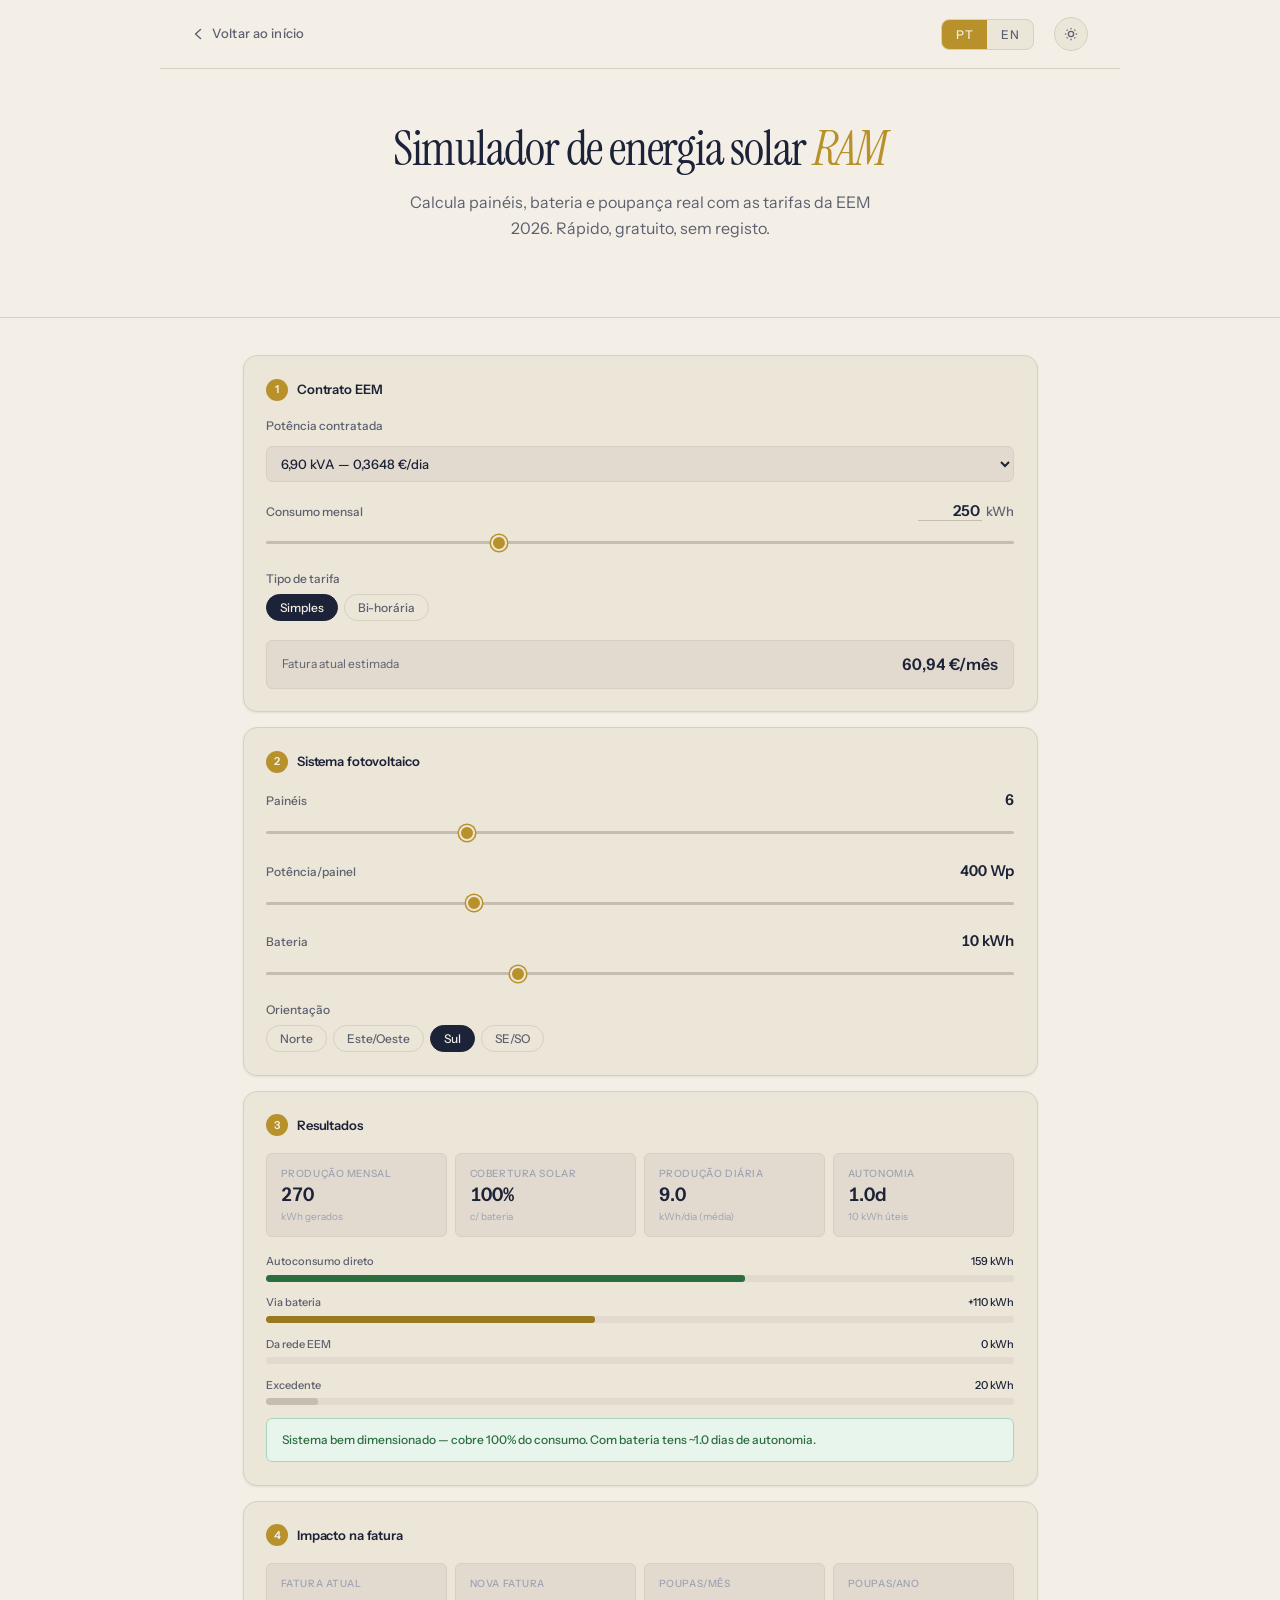
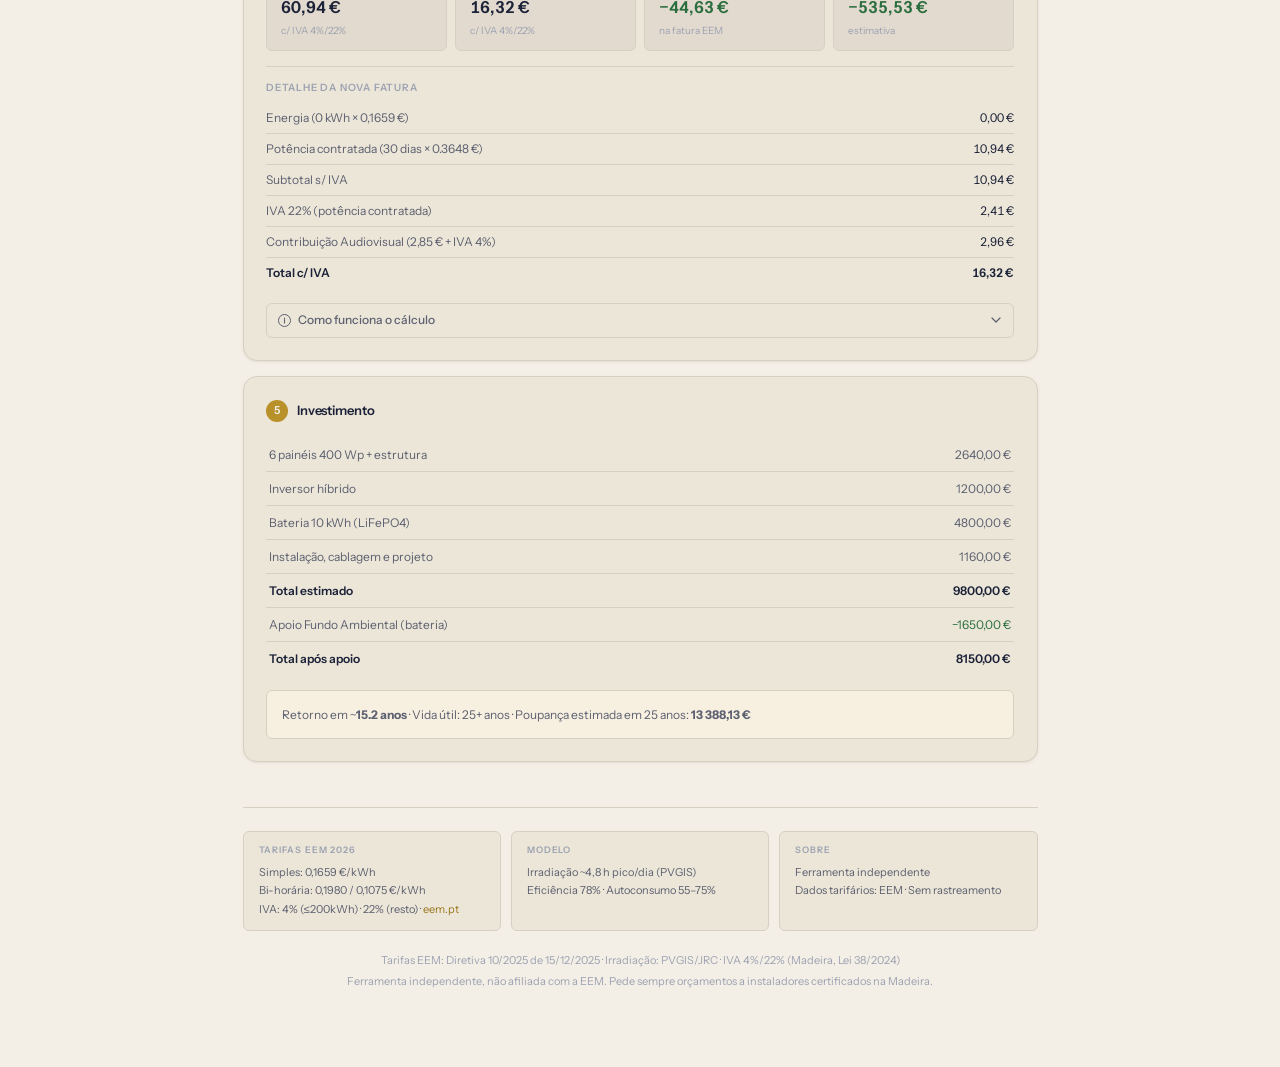
<file: solar.html>
<!DOCTYPE html>
<html lang="pt" data-theme="dark" data-lang="pt">
<head>
<meta charset="UTF-8">
<link rel="icon" href="favicon.png" type="image/png">
<meta name="viewport" content="width=device-width, initial-scale=1.0">
<title>Solar RAM — Simulador fotovoltaico para a Madeira</title>
<meta name="description" content="Calcula painéis, bateria e poupança real com as tarifas EEM 2026. Gratuito, sem registos.">
<!-- Open Graph / Social -->
<meta property="og:type" content="website">
<meta property="og:site_name" content="André Aguiar">
<meta property="og:url" content="https://andreaguiar.org/solar.html">
<meta property="og:title" content="Solar RAM — Simulador fotovoltaico para a Madeira">
<meta property="og:description" content="Calcula painéis, bateria e poupança real com as tarifas EEM 2026. Gratuito, sem registos.">
<meta property="og:image" content="https://andreaguiar.org/favicon.png">
<meta property="og:locale" content="pt_PT">
<meta name="twitter:card" content="summary">
<meta name="twitter:title" content="Solar RAM — Simulador fotovoltaico para a Madeira">
<meta name="twitter:description" content="Calcula painéis, bateria e poupança real com as tarifas EEM 2026.">
<meta name="twitter:image" content="https://andreaguiar.org/favicon.png">
<!-- Theme/lang init (prevents flash of unstyled theme) -->
<script>(function(){var d=document.documentElement;var t=localStorage.getItem('aa-theme')||(matchMedia('(prefers-color-scheme: dark)').matches?'dark':'light');var l=localStorage.getItem('aa-lang')||'pt';d.setAttribute('data-theme',t);d.setAttribute('data-lang',l);d.setAttribute('lang',l)})();</script>
<link rel="preconnect" href="https://fonts.googleapis.com">
<link href="https://fonts.googleapis.com/css2?family=Instrument+Sans:ital,wght@0,400;0,500;0,600;1,400&family=Instrument+Serif:ital@0;1&display=swap" rel="stylesheet">
<link rel="stylesheet" href="assets/calc.css">
<style>
/* ── PAGE-SPECIFIC OVERRIDES & STYLES ── */
.hero-wordmark{font-family:'Instrument Serif',serif;font-size:17px;color:var(--c-text);letter-spacing:-.01em;text-decoration:none}
.hero-wordmark em{font-style:italic;color:var(--c-accent)}
.dark-wrap{display:none}
.hero-body{
  max-width:840px;margin:0 auto;
  padding:3.5rem 0 4rem;
  text-align:center;
}
.hero-kicker{
  font-size:11px;font-weight:500;letter-spacing:.12em;text-transform:uppercase;
  color:var(--c-accent);margin-bottom:1.25rem;
  display:flex;align-items:center;justify-content:center;gap:10px;
}
.hero-kicker::before,.hero-kicker::after{content:'';width:24px;height:1px;background:var(--c-accent)}
.hero h1{
  font-family:'Instrument Serif',serif;
  font-size:clamp(2rem,5vw,3.25rem);
  font-weight:400;line-height:1.12;
  color:var(--c-text);letter-spacing:-.025em;
  margin-bottom:.85rem;
}
.hero h1 em{font-style:italic;color:var(--c-accent)}
.hero-sub{
  font-size:16px;color:var(--c-text2);
  max-width:480px;margin:0 auto 1rem;line-height:1.65;
}


/* ── MAIN ── */
.wrap{max-width:840px;margin:0 auto;padding:2.5rem 1.5rem 5rem}


/* ── SECTION HEADER ── */
.sec-head{display:flex;align-items:center;gap:.6rem;margin-bottom:1.1rem}
.sec-num{
  width:22px;height:22px;border-radius:50%;
  background:var(--c-accent);color:var(--c-bg);
  font-size:11px;font-weight:600;
  display:flex;align-items:center;justify-content:center;flex-shrink:0;
}
.sec-title{font-size:13px;font-weight:600;color:var(--c-text);letter-spacing:-.01em}

/* ── CARD ── */
.card{
  background:var(--c-surface);
  border:1px solid var(--c-border);
  border-radius:var(--r-lg);
  padding:1.5rem;
  margin-bottom:1rem;
  box-shadow:var(--shadow);
  transition:background .2s,border-color .2s;
}

/* ── FIELD ── */
.field{margin-bottom:1.25rem}
.field:last-child{margin-bottom:0}
.field-row{display:flex;justify-content:space-between;align-items:baseline;gap:8px;margin-bottom:.45rem}
.field-label{font-size:12px;font-weight:500;color:var(--c-text2);white-space:nowrap}
.field-value{font-size:15px;font-weight:600;color:var(--c-text);font-variant-numeric:tabular-nums;white-space:nowrap}

/* ── RANGE ── */
input[type=range]{
  -webkit-appearance:none;width:100%;height:3px;
  background:var(--c-border2);border-radius:2px;outline:none;cursor:pointer;
  transition:background .2s;
}
input[type=range]::-webkit-slider-thumb{
  -webkit-appearance:none;width:16px;height:16px;
  background:var(--c-accent);border-radius:50%;
  border:2.5px solid var(--c-surface);
  box-shadow:0 0 0 1.5px var(--c-accent);
  transition:transform .12s,box-shadow .12s;
}
input[type=range]:hover::-webkit-slider-thumb{transform:scale(1.15);box-shadow:0 0 0 3px rgba(184,145,42,.2)}

/* ── SELECT ── */
.field-select{
  width:100%;
  font-family:'Instrument Sans',sans-serif;font-size:13px;font-weight:500;
  border:1px solid var(--c-border);border-radius:var(--r-sm);
  padding:8px 10px;
  background:var(--c-surface2);color:var(--c-text);
  cursor:pointer;outline:none;transition:border-color .15s;
  margin-top:.3rem;
}
.field-select:focus{border-color:var(--c-accent2)}

/* ── PILLS ── */
.pill-group{display:flex;gap:6px;flex-wrap:wrap;margin-top:.4rem}
.pill{
  padding:5px 13px;border-radius:20px;
  border:1px solid var(--c-border);
  background:transparent;
  font-family:'Instrument Sans',sans-serif;font-size:12px;font-weight:500;
  color:var(--c-text2);cursor:pointer;transition:all .12s;
}
.pill.on{background:var(--c-text);border-color:var(--c-text);color:var(--c-bg)}
.pill:hover:not(.on){border-color:var(--c-accent);color:var(--c-accent)}

/* ── BI-HORÁRIO PANEL ── */
.bh-panel{display:none;margin-top:1rem;padding-top:1rem;border-top:1px solid var(--c-border)}
.bh-panel.show{display:block}
.bh-rates{display:grid;grid-template-columns:1fr 1fr;gap:8px;margin:.75rem 0 .5rem}
.bh-rate{background:var(--c-surface2);border:1px solid var(--c-border);border-radius:var(--r-sm);padding:.6rem .9rem}
.bh-rate-lbl{font-size:10px;font-weight:500;text-transform:uppercase;letter-spacing:.06em;color:var(--c-text3);margin-bottom:3px}
.bh-rate-val{font-size:14px;font-weight:600;color:var(--c-text)}
.bh-note{font-size:11px;color:var(--c-text3);line-height:1.6}

/* ── FATURA BADGE ── */
.fatura-badge{
  margin-top:.9rem;
  background:var(--c-surface2);border:1px solid var(--c-border);
  border-radius:var(--r-sm);padding:.75rem 1rem;
  display:flex;justify-content:space-between;align-items:center;gap:8px;
}
.fatura-badge-lbl{font-size:12px;color:var(--c-text2);white-space:nowrap}
.fatura-badge-val{font-size:16px;font-weight:600;color:var(--c-text);font-variant-numeric:tabular-nums;white-space:nowrap}

/* ── METRICS ── */
.metrics{display:grid;grid-template-columns:repeat(4,1fr);gap:8px;margin-bottom:1.1rem}
@media(max-width:560px){.metrics{grid-template-columns:repeat(2,1fr)}}
.met{background:var(--c-surface2);border:1px solid var(--c-border);border-radius:var(--r-sm);padding:.8rem .9rem}
.met-lbl{font-size:10px;font-weight:500;text-transform:uppercase;letter-spacing:.06em;color:var(--c-text3);margin-bottom:5px}
.met-val{font-size:1.25rem;font-weight:600;color:var(--c-text);line-height:1;font-variant-numeric:tabular-nums}
.met-sub{font-size:10px;color:var(--c-text3);margin-top:4px}

/* ── BARS ── */
.bars{margin-bottom:.5rem}
.bar-row{margin-bottom:.85rem}
.bar-row:last-child{margin-bottom:0}
.bar-head{display:flex;justify-content:space-between;align-items:baseline;font-size:11px;color:var(--c-text2);margin-bottom:5px;font-weight:500}
.bar-head span:first-child{min-width:0;overflow:hidden;text-overflow:ellipsis;white-space:nowrap;padding-right:8px}
.bar-head span:last-child{white-space:nowrap;flex-shrink:0;color:var(--c-text)}
.bar-track{background:var(--c-surface2);border-radius:3px;height:7px;overflow:hidden}
.bar-fill{height:100%;border-radius:3px;transition:width .45s cubic-bezier(.4,0,.2,1)}
.fill-green{background:var(--c-green)}
.fill-blue{background:var(--c-accent2)}
.fill-orange{background:var(--c-orange)}
.fill-gray{background:var(--c-border2)}

/* ── RESULT CHIP ── */
.chip{border-radius:var(--r-sm);padding:.75rem 1rem;font-size:12px;line-height:1.65;margin-top:.85rem;font-weight:500}
.chip-ok    {background:var(--c-green-pale);color:var(--c-green);border:1px solid var(--c-green-border)}
.chip-warn  {background:var(--c-amber-pale);color:var(--c-amber);border:1px solid var(--c-amber-border)}
.chip-danger{background:var(--c-red-pale);color:var(--c-red);border:1px solid var(--c-red-border)}

/* ── SAVINGS GRID ── */
.sav-grid{display:grid;grid-template-columns:repeat(4,1fr);gap:8px}
@media(max-width:560px){.sav-grid{grid-template-columns:repeat(2,1fr)}}
.sav{background:var(--c-surface2);border:1px solid var(--c-border);border-radius:var(--r-sm);padding:.8rem .9rem}
.sav-lbl{font-size:10px;font-weight:500;text-transform:uppercase;letter-spacing:.06em;color:var(--c-text3);margin-bottom:4px}
.sav-val{font-size:1.1rem;font-weight:600;color:var(--c-text);font-variant-numeric:tabular-nums}
.sav-val.pos{color:var(--c-green)}
.sav-sub{font-size:10px;color:var(--c-text3);margin-top:3px}

/* ── BREAKDOWN ── */
.breakdown{margin-top:1rem}
.bd-title{font-size:10px;font-weight:600;text-transform:uppercase;letter-spacing:.08em;color:var(--c-text3);margin-bottom:.5rem}
.bd-row{display:flex;justify-content:space-between;align-items:baseline;gap:8px;font-size:12px;padding:.4rem 0;border-bottom:1px solid var(--c-border);color:var(--c-text2)}
.bd-row span:first-child{min-width:0;flex:1}
.bd-row span:last-child{white-space:nowrap;flex-shrink:0;font-variant-numeric:tabular-nums}
.bd-row:last-child{border-bottom:none;font-weight:600;color:var(--c-text)}
.bd-row span:last-child{color:var(--c-text);font-variant-numeric:tabular-nums}

/* ── INFO ACCORDION ── */
.acc-trigger{
  display:flex;align-items:center;gap:7px;
  font-size:12px;font-weight:500;color:var(--c-text2);
  cursor:pointer;margin-top:1rem;user-select:none;
  padding:.5rem .75rem;border-radius:var(--r-sm);
  border:1px solid var(--c-border);background:var(--c-surface);
  transition:border-color .15s,color .15s;
}
.acc-trigger:hover{border-color:var(--c-accent);color:var(--c-accent)}
.acc-trigger svg{transition:transform .2s;flex-shrink:0}
.acc-trigger.open svg{transform:rotate(180deg)}
.acc-body{
  display:none;margin-top:6px;
  background:var(--c-surface);border:1px solid var(--c-border);
  border-radius:var(--r-sm);padding:.9rem 1rem;
  font-size:12px;color:var(--c-text2);line-height:1;
}
.acc-body.open{display:block}
.acc-body ul{margin:.5rem 0 0 1rem;list-style:disc}
.acc-body li{margin-bottom:.45rem;line-height:1.65}
.acc-body li:last-child{margin-bottom:0}

/* ── COST TABLE ── */
.ctable{width:100%;border-collapse:collapse;font-size:12px;margin-top:.5rem;table-layout:fixed}
.ctable td:first-child{width:70%}
.ctable td:last-child{width:30%;text-align:right;white-space:nowrap}
.ctable tr{border-bottom:1px solid var(--c-border)}
.ctable tr:last-child{border-bottom:none}
.ctable td{padding:.5rem .2rem;color:var(--c-text2)}
.ctable tr.trow td{font-weight:600;color:var(--c-text)}
.ctable td.saving{color:var(--c-green)!important}

/* ── RETORNO BANNER ── */
.retorno-banner{
  margin-top:1rem;padding:.9rem 1rem;
  background:var(--c-accent-pale);border:1px solid var(--c-border);
  border-radius:var(--r-sm);font-size:12px;color:var(--c-text2);line-height:1.65;
}

/* ── FOOTER ── */
.footer{margin-top:3rem;padding-top:1.5rem;border-top:1px solid var(--c-border)}
.footer-grid{display:grid;grid-template-columns:repeat(3,1fr);gap:10px;margin-bottom:1.25rem}
@media(max-width:520px){.footer-grid{grid-template-columns:1fr}}
.fcell{padding:.75rem 1rem;border:1px solid var(--c-border);border-radius:var(--r-sm);background:var(--c-surface)}
.fcell-lbl{font-size:9px;font-weight:600;text-transform:uppercase;letter-spacing:.1em;color:var(--c-text3);margin-bottom:.4rem}
.fcell-val{font-size:11px;color:var(--c-text2);line-height:1.7}
.fcell-val a{color:var(--c-accent2);text-decoration:none}
.footer-note{text-align:center;font-size:11px;color:var(--c-text3);line-height:1.9}
.footer-note a{color:var(--c-accent2);text-decoration:none}

/* ── CONSUMO INPUT ── */
.consumo-input-wrap{display:flex;align-items:baseline;gap:4px}
.consumo-input-wrap input[type=number]{
  width:64px;font-family:'Instrument Sans',sans-serif;
  font-size:15px;font-weight:600;color:var(--c-text);
  background:transparent;border:none;border-bottom:1.5px solid var(--c-border2);
  outline:none;text-align:right;padding:0 2px;
  -moz-appearance:textfield;transition:border-color .15s;
}
.consumo-input-wrap input[type=number]:focus{border-bottom-color:var(--c-accent)}
.consumo-input-wrap input[type=number]::-webkit-inner-spin-button,
.consumo-input-wrap input[type=number]::-webkit-outer-spin-button{-webkit-appearance:none}
.consumo-unit{font-size:13px;font-weight:500;color:var(--c-text2)}

/* ── DIVIDER ── */
hr{border:none;border-top:1px solid var(--c-border);margin:.9rem 0}

@keyframes up{from{opacity:0;transform:translateY(12px)}to{opacity:1;transform:translateY(0)}}
.card{animation:up .35s ease both}
.card:nth-child(1){animation-delay:.04s}.card:nth-child(2){animation-delay:.08s}
.card:nth-child(3){animation-delay:.12s}.card:nth-child(4){animation-delay:.16s}
.card:nth-child(5){animation-delay:.2s}
</style>
</head>
<body>

<!-- ── HERO ── -->
<header class="hero">
  <nav class="hero-nav">
    <a class="back-link" href="index.html#ferramentas">
      <svg width="14" height="14" viewBox="0 0 14 14" fill="none" stroke="currentColor" stroke-width="1.4" stroke-linecap="round" stroke-linejoin="round"><path d="M8.5 2.5L3.5 7l5 4.5"/></svg>
      <span lang="pt">Voltar ao início</span>
      <span lang="en">Back to home</span>
    </a>
    <div class="nav-actions">
      <div style="display:flex;border:1px solid var(--c-border);border-radius:8px;overflow:hidden;background:var(--c-surface)">
        <button class="nav-btn active" id="btnPT">PT</button>
        <button class="nav-btn" id="btnEN">EN</button>
      </div>
      <button class="nav-icon-btn" id="themeBtn" aria-label="Alternar tema">
        <svg class="i-sun" viewBox="0 0 16 16" width="14" height="14" fill="none" stroke="currentColor" stroke-width="1.5"><circle cx="8" cy="8" r="3"/><line x1="8" y1="1" x2="8" y2="2.5"/><line x1="8" y1="13.5" x2="8" y2="15"/><line x1="1" y1="8" x2="2.5" y2="8"/><line x1="13.5" y1="8" x2="15" y2="8"/><line x1="3.05" y1="3.05" x2="4.1" y2="4.1"/><line x1="11.9" y1="11.9" x2="12.95" y2="12.95"/><line x1="12.95" y1="3.05" x2="11.9" y2="4.1"/><line x1="4.1" y1="11.9" x2="3.05" y2="12.95"/></svg>
        <svg class="i-moon" viewBox="0 0 16 16" width="14" height="14" fill="none" stroke="currentColor" stroke-width="1.5"><path d="M13.5 9.5A6 6 0 0 1 6.5 2.5a6 6 0 1 0 7 7z"/></svg>
      </button>
    </div>
  </nav>
  <div class="hero-body">
    <h1>
      <span lang="pt">Simulador de energia solar <em>RAM</em></span>
      <span lang="en">Madeira solar energy <em>calculator</em></span>
    </h1>
    <p class="hero-sub">
      <span lang="pt">Calcula painéis, bateria e poupança real com as tarifas da EEM 2026. Rápido, gratuito, sem registo.</span>
      <span lang="en">Calculate panels, battery and real savings using official EEM 2026 tariffs. Free, no account needed.</span>
    </p>
  </div>
</header>

<!-- ── MAIN ── -->
<main class="wrap">
<!-- CARD 1: CONTRATO -->
    <div class="card">
      <div class="sec-head"><div class="sec-num">1</div><span class="sec-title" id="lbl-s1">Contrato EEM</span></div>

      <div class="field">
        <div class="field-row"><span class="field-label" id="lbl-potencia">Potência contratada</span></div>
        <select class="field-select" id="potencia">
          <option value="0.0764" data-kva="1.15" data-pt="1,15 kVA — 0,0764 €/dia" data-en="1.15 kVA — €0.0764/day">1,15 kVA — 0,0764 €/dia</option>
          <option value="0.1373" data-kva="2.30" data-pt="2,30 kVA — 0,1373 €/dia" data-en="2.30 kVA — €0.1373/day">2,30 kVA — 0,1373 €/dia</option>
          <option value="0.1919" data-kva="3.45" data-pt="3,45 kVA — 0,1919 €/dia" data-en="3.45 kVA — €0.1919/day">3,45 kVA — 0,1919 €/dia</option>
          <option value="0.2505" data-kva="4.60" data-pt="4,60 kVA — 0,2505 €/dia" data-en="4.60 kVA — €0.2505/day">4,60 kVA — 0,2505 €/dia</option>
          <option value="0.3069" data-kva="5.75" data-pt="5,75 kVA — 0,3069 €/dia" data-en="5.75 kVA — €0.3069/day">5,75 kVA — 0,3069 €/dia</option>
          <option value="0.3648" data-kva="6.90" data-pt="6,90 kVA — 0,3648 €/dia" data-en="6.90 kVA — €0.3648/day" selected>6,90 kVA — 0,3648 €/dia</option>
          <option value="0.5387" data-kva="10.35" data-pt="10,35 kVA — 0,5387 €/dia" data-en="10.35 kVA — €0.5387/day">10,35 kVA — 0,5387 €/dia</option>
          <option value="0.7111" data-kva="13.80" data-pt="13,80 kVA — 0,7111 €/dia" data-en="13.80 kVA — €0.7111/day">13,80 kVA — 0,7111 €/dia</option>
          <option value="0.8835" data-kva="17.25" data-pt="17,25 kVA — 0,8835 €/dia" data-en="17.25 kVA — €0.8835/day">17,25 kVA — 0,8835 €/dia</option>
          <option value="1.0559" data-kva="20.70" data-pt="20,70 kVA — 1,0559 €/dia" data-en="20.70 kVA — €1.0559/day">20,70 kVA — 1,0559 €/dia</option>
        </select>
      </div>

      <div class="field">
        <div class="field-row">
          <span class="field-label" id="lbl-consumo">Consumo mensal</span>
          <div class="consumo-input-wrap">
            <input type="number" id="consumo-num" min="50" max="2000" value="250" step="1">
            <span class="consumo-unit">kWh</span>
          </div>
        </div>
        <input type="range" id="consumo" min="50" max="700" step="10" value="250">
      </div>

      <div class="field">
        <div class="field-row"><span class="field-label" id="lbl-tarifa">Tipo de tarifa</span></div>
        <div class="pill-group">
          <button class="pill on" data-t="simples" id="pill-s">Simples</button>
          <button class="pill" data-t="bihorario" id="pill-b">Bi-horária</button>
        </div>
        <div class="bh-panel" id="bh-panel">
          <div class="field">
            <div class="field-row">
              <span class="field-label" id="lbl-fv">Fora de vazio</span>
              <span class="field-value" id="fv-v">60%</span>
            </div>
            <input type="range" id="fora-vazio" min="20" max="80" step="5" value="60">
          </div>
          <div class="bh-rates">
            <div class="bh-rate"><div class="bh-rate-lbl" id="lbl-rfv">Fora vazio</div><div class="bh-rate-val">0,1980 €/kWh</div></div>
            <div class="bh-rate"><div class="bh-rate-lbl" id="lbl-rv">Vazio</div><div class="bh-rate-val">0,1075 €/kWh</div></div>
          </div>
          <p class="bh-note" id="lbl-bh-note">Vazio: 22h–8h dias úteis · 22h–10h30 fins de semana.</p>
        </div>
      </div>

      <div id="fatura-badge"></div>
    </div>

    <!-- CARD 2: SISTEMA -->
    <div class="card">
      <div class="sec-head"><div class="sec-num">2</div><span class="sec-title" id="lbl-s2">Sistema fotovoltaico</span></div>

      <div class="field">
        <div class="field-row">
          <span class="field-label" id="lbl-np">Painéis</span>
          <span class="field-value" id="np-v">6</span>
        </div>
        <input type="range" id="npaineis" min="1" max="20" step="1" value="6">
      </div>

      <div class="field">
        <div class="field-row">
          <span class="field-label" id="lbl-wp">Potência/painel</span>
          <span class="field-value" id="wp-v">400 Wp</span>
        </div>
        <input type="range" id="wp" min="250" max="800" step="5" value="400">
      </div>

      <div class="field">
        <div class="field-row">
          <span class="field-label" id="lbl-bat">Bateria</span>
          <span class="field-value" id="bat-v">10 kWh</span>
        </div>
        <input type="range" id="bat" min="0" max="30" step="1" value="10">
      </div>

      <div class="field">
        <div class="field-row"><span class="field-label" id="lbl-orient">Orientação</span></div>
        <div class="pill-group" id="orient-group">
          <button class="pill" data-v="0.75" data-pt="Norte" data-en="North">Norte</button>
          <button class="pill" data-v="0.85" data-pt="Este/Oeste" data-en="East/West">Este/Oeste</button>
          <button class="pill on" data-v="1.0" data-pt="Sul" data-en="South">Sul</button>
          <button class="pill" data-v="0.95" data-pt="SE/SO" data-en="SE/SW">SE/SO</button>
        </div>
      </div>
    </div>

    <!-- CARD 3: RESULTADOS -->
    <div class="card">
      <div class="sec-head"><div class="sec-num">3</div><span class="sec-title" id="lbl-s3">Resultados</span></div>
      <div class="metrics" id="metrics"></div>
      <div class="bars" id="bars"></div>
      <div id="resultado"></div>
    </div>

    <!-- CARD 4: FATURA -->
    <div class="card">
      <div class="sec-head"><div class="sec-num">4</div><span class="sec-title" id="lbl-s4">Impacto na fatura</span></div>
      <div class="sav-grid" id="savings"></div>
      <div class="breakdown" id="breakdown"></div>
      <div class="acc-trigger" id="acc-btn" onclick="toggleAcc()">
        <svg width="13" height="13" viewBox="0 0 13 13" fill="none">
          <circle cx="6.5" cy="6.5" r="6" stroke="currentColor" stroke-width="1"/>
          <path d="M6.5 5.5v3.5M6.5 4v.5" stroke="currentColor" stroke-width="1.1" stroke-linecap="round"/>
        </svg>
        <span id="acc-label">Como funciona o cálculo</span>
        <svg style="margin-left:auto" width="12" height="12" viewBox="0 0 12 12" fill="none">
          <path d="M2 4l4 4 4-4" stroke="currentColor" stroke-width="1.2" stroke-linecap="round" stroke-linejoin="round"/>
        </svg>
      </div>
      <div class="acc-body" id="acc-body"></div>
    </div>

    <!-- CARD 5: INVESTIMENTO -->
    <div class="card">
      <div class="sec-head"><div class="sec-num">5</div><span class="sec-title" id="lbl-s5">Investimento</span></div>
      <table class="ctable" id="costs"></table>
      <div class="retorno-banner" id="retorno"></div>
    </div>



<!-- FOOTER -->
<footer class="footer">
  <div class="footer-grid" id="footer-grid"></div>
  <p class="footer-note" id="footer-note"></p>
</footer>

</main>

<script>
const HSP=4.8,EFF=0.78,KWH_S=0.1659,KWH_FV=0.1980,KWH_V=0.1075;
const IVA_RED=0.04,IVA_NORM=0.22,KVA_LIMIAR=6.9,KWH_LIMIAR=200,CAV=2.85,CAV_IVA=0.04;
let lang='pt',orientFactor=1.0,tarifaTipo='simples';

const T={
  pt:{
    batNone:'sem bateria',fatLbl:'Fatura atual estimada',
    mProd:'Produção mensal',mProdSub:'kWh gerados',
    mCob:'Cobertura solar',mCobBat:'c/ bateria',mCobNoBat:'sem bateria',
    mDia:'Produção diária',mDiaSub:'kWh/dia (média)',
    mAut:'Autonomia',mAutNoBat:'sem bateria',mAutBat:b=>b+' kWh úteis',
    barDir:'Autoconsumo direto',barBat:'Via bateria',barRede:'Da rede EEM',barExc:'Excedente',
    resOk:(c,b,a)=>`Sistema bem dimensionado — cobre ${c}% do consumo.${b>0?' Com bateria tens ~'+a+' dias de autonomia.':''}`,
    resWarn:(p,s)=>`Boa redução de fatura. Para cobrir ≥90% precisas de ${s} painéis (hoje ${p}% ainda vem da rede).`,
    resDanger:(s)=>`Já há poupança, mas para cobrir ≥80% precisas de ${s} painéis.`,
    siAtual:'Fatura atual',siNova:'Nova fatura',siMes:'Poupas/mês',siAno:'Poupas/ano',
    siIva:'c/ IVA 4%/22%',siFat:'na fatura EEM',siEst:'estimativa',
    bdTitle:'Detalhe da nova fatura',
    bdE:k=>`Energia (${k} kWh × 0,1659 €)`,bdFV:k=>`Fora de vazio (${k} kWh × 0,1980 €)`,
    bdV:k=>`Vazio (${k} kWh × 0,1075 €)`,bdP:d=>`Potência contratada (30 dias × ${d} €)`,
    bdSub:'Subtotal s/ IVA',bdIva4:k=>`IVA 4% (primeiros ${k} kWh)`,
    bdIva22:k=>`IVA 22% (acima de 200 kWh — ${k} kWh + potência)`,
    bdIva22pot:'IVA 22% (potência contratada)',
    bdCav:'Contribuição Audiovisual (2,85 € + IVA 4%)',bdTot:'Total c/ IVA',
    accTitle:'Como funciona',
    accItems:(nW,nD)=>[
      `<strong>Autoconsumo direto:</strong> ~55% da produção solar coincide com o uso diurno da casa.`,
      `<strong>Com bateria:</strong> o excedente diurno é armazenado para usar à noite — autoconsumo sobe para ~65–75%.`,
      `<strong>Dias nublados:</strong> produção estimada ~${nW} W (~${nD} kWh/dia). Normalmente suficiente para o consumo base.`,
      `<strong>Eficiência do sistema:</strong> 78% — inversor ~4%, cabos ~2%, temperatura ~8%, sujidade ~3%, outros ~5%.`,
      `<strong>Potência contratada:</strong> custo fixo que se mantém mesmo com solar instalado.`,
      `<strong>IVA Madeira:</strong> 4% nos primeiros 200 kWh/mês (potências ≤ 6,9 kVA) e 22% no restante.`,
    ],
    accExc:k=>`<strong>Excedente de ${k} kWh/mês:</strong> pode ser injetado na rede.`,
    ctPaineis:(n,w)=>`${n} painéis ${w} Wp + estrutura`,ctInv:'Inversor híbrido',
    ctBat:b=>`Bateria ${b} kWh (LiFePO4)`,ctInst:'Instalação, cablagem e projeto',
    ctTot:'Total estimado',ctApoio:'Apoio Fundo Ambiental (bateria)',ctLiq:'Total após apoio',
    retorno:(r,p)=>`Retorno em ~<strong>${r} anos</strong> · Vida útil: 25+ anos · Poupança estimada em 25 anos: <strong>${p}</strong>`,
    fcells:[
      {l:'Tarifas EEM 2026',v:'Simples: 0,1659 €/kWh<br>Bi-horária: 0,1980 / 0,1075 €/kWh<br>IVA: 4% (≤200kWh) · 22% (resto) · <a href="https://www.eem.pt" target="_blank">eem.pt</a>'},
      {l:'Modelo',v:'Irradiação ~4,8 h pico/dia (PVGIS)<br>Eficiência 78% · Autoconsumo 55–75%'},
      {l:'Sobre',v:'Ferramenta independente<br>Dados tarifários: EEM · Sem rastreamento'},
    ],
    fNote:'Tarifas EEM: Diretiva 10/2025 de 15/12/2025 · Irradiação: PVGIS/JRC · IVA 4%/22% (Madeira, Lei 38/2024)<br>Ferramenta independente, não afiliada com a EEM. Pede sempre orçamentos a instaladores certificados na Madeira.',
  },
  en:{
    batNone:'no battery',fatLbl:'Estimated current bill',
    mProd:'Monthly output',mProdSub:'kWh generated',
    mCob:'Solar coverage',mCobBat:'with battery',mCobNoBat:'no battery',
    mDia:'Daily output',mDiaSub:'kWh/day (avg)',
    mAut:'Autonomy',mAutNoBat:'no battery',mAutBat:b=>b+' usable kWh',
    barDir:'Direct use',barBat:'Via battery',barRede:'From grid',barExc:'Surplus',
    resOk:(c,b,a)=>`Well-sized system — covers ${c}% of consumption.${b>0?' Battery gives ~'+a+' days of autonomy.':''}`,
    resWarn:(p,s)=>`Good bill reduction. For ≥90% coverage you need ${s} panels (currently ${p}% still from grid).`,
    resDanger:(s)=>`Savings are real, but for ≥80% coverage you need ${s} panels.`,
    siAtual:'Current bill',siNova:'New bill',siMes:'Saving/month',siAno:'Saving/year',
    siIva:'incl. VAT 4%/22%',siFat:'on EEM bill',siEst:'estimate',
    bdTitle:'New bill breakdown',
    bdE:k=>`Energy (${k} kWh × €0.1659)`,bdFV:k=>`Off-peak (${k} kWh × €0.1980)`,
    bdV:k=>`Night (${k} kWh × €0.1075)`,bdP:d=>`Capacity charge (30 days × €${d})`,
    bdSub:'Subtotal excl. VAT',bdIva4:k=>`4% VAT (first ${k} kWh)`,
    bdIva22:k=>`22% VAT (above 200 kWh — ${k} kWh + capacity)`,
    bdIva22pot:'22% VAT (capacity charge only)',
    bdCav:'Audiovisual Fee (€2.85 + 4% VAT)',bdTot:'Total incl. VAT',
    accTitle:'How it works',
    accItems:(nW,nD)=>[
      `<strong>Direct self-consumption:</strong> ~55% of solar output is used directly during daylight hours.`,
      `<strong>With a battery:</strong> daytime surplus is stored for night use — self-consumption rises to ~65–75%.`,
      `<strong>Cloudy days:</strong> estimated output ~${nW} W (~${nD} kWh/day). Usually enough for base load.`,
      `<strong>System efficiency:</strong> 78% — inverter ~4%, cables ~2%, temperature ~8%, soiling ~3%, other ~5%.`,
      `<strong>Capacity charge:</strong> fixed cost that remains even with solar installed.`,
      `<strong>VAT in Madeira:</strong> 4% on the first 200 kWh/month (contracts ≤ 6.9 kVA) and 22% on the rest.`,
    ],
    accExc:k=>`<strong>Surplus of ${k} kWh/month:</strong> can be fed back into the grid.`,
    ctPaineis:(n,w)=>`${n} panels ${w} Wp + mounting`,ctInv:'Hybrid inverter',
    ctBat:b=>`Battery ${b} kWh (LiFePO4)`,ctInst:'Installation, wiring and project',
    ctTot:'Gross total',ctApoio:'Environmental Fund subsidy (battery)',ctLiq:'Total after subsidy',
    retorno:(r,p)=>`Payback in ~<strong>${r} years</strong> · System lifetime: 25+ years · Estimated savings over 25 years: <strong>${p}</strong>`,
    fcells:[
      {l:'EEM Tariffs 2026',v:'Flat: €0.1659/kWh<br>TOU: €0.1980 / €0.1075/kWh<br>VAT: 4% (≤200kWh) · 22% (rest) · <a href="https://www.eem.pt" target="_blank">eem.pt</a>'},
      {l:'Model',v:'Irradiation ~4.8 peak h/day (PVGIS)<br>Efficiency 78% · Self-cons. 55–75%'},
      {l:'About',v:'Independent tool<br>Tariff data: EEM · No tracking'},
    ],
    fNote:'EEM tariffs: Directive 10/2025, 15/12/2025 · Irradiation: PVGIS/JRC · VAT 4%/22% (Madeira, Law 38/2024)<br>Independent tool, not affiliated with EEM. Always get quotes from certified installers in Madeira.',
  }
};

const $=id=>document.getElementById(id);
function eur(n){return n.toLocaleString('pt-PT',{minimumFractionDigits:2,maximumFractionDigits:2})+' €'}

function calcIvaEnergia(kwh,precoUnit,td,kvaVal){
  const temR=kvaVal<=KVA_LIMIAR,lim=temR?KWH_LIMIAR:0;
  const kR=temR?Math.min(kwh,lim):0,kN=Math.max(0,kwh-kR);
  const eR=kR*precoUnit,eN=kN*precoUnit,p=td*30;
  const iR=eR*IVA_RED,iN=(eN+p)*IVA_NORM;
  const sub=eR+eN+p,cav=CAV*(1+CAV_IVA),tot=sub+iR+iN+cav;
  return{e:kwh*precoUnit,eRed:eR,eNorm:eN,kwhRed:kR,kwhNorm:kN,p,
    ivaRed:iR,ivaNorm:iN,sub,tot,cav,eFV:0,eV:0,kFV:0,kV:0};
}
function calcSimples(kwh,td,kvaVal){return calcIvaEnergia(kwh,KWH_S,td,kvaVal);}
function calcBihorario(kFV,kV,td,kvaVal){
  const kT=kFV+kV,temR=kvaVal<=KVA_LIMIAR,lim=temR?KWH_LIMIAR:0;
  const rFV=kT>0?kFV/kT:0.6;
  const kRFV=temR?Math.min(kFV,lim*rFV):0,kRV=temR?Math.min(kV,lim*(1-rFV)):0;
  const kNFV=kFV-kRFV,kNV=kV-kRV;
  const eFV=kFV*KWH_FV,eV=kV*KWH_V,p=td*30;
  const sR=(kRFV*KWH_FV+kRV*KWH_V),sN=(kNFV*KWH_FV+kNV*KWH_V+p);
  const iR=sR*IVA_RED,iN=sN*IVA_NORM;
  const sub=eFV+eV+p,cav=CAV*(1+CAV_IVA),tot=sub+iR+iN+cav;
  return{e:eFV+eV,eFV,eV,kFV,kV,p,ivaRed:iR,ivaNorm:iN,sub,tot,cav,
    eRed:sR,eNorm:kNFV*KWH_FV+kNV*KWH_V,kwhRed:kRFV+kRV,kwhNorm:kNFV+kNV};
}

function toggleAcc(){$('acc-body').classList.toggle('open');$('acc-btn').classList.toggle('open');}

function calc(){
  const t=T[lang];
  const consumo=Math.max(1,parseInt($('consumo-num').value)||250);
  const np=+$('npaineis').value,wp=+$('wp').value,bat=+$('bat').value;
  const td=+$('potencia').value;
  const kvaVal=parseFloat($('potencia').selectedOptions[0].dataset.kva);
  const pctFV=tarifaTipo==='bihorario'?(+$('fora-vazio').value/100):1;

  $('consumo-num').value=consumo;
  $('np-v').textContent=np;
  $('wp-v').textContent=wp+' Wp';
  $('bat-v').textContent=bat>0?bat+' kWh':t.batNone;
  if(tarifaTipo==='bihorario')$('fv-v').textContent=+$('fora-vazio').value+'%';

  const fatA=tarifaTipo==='bihorario'?calcBihorario(consumo*pctFV,consumo*(1-pctFV),td,kvaVal):calcSimples(consumo,td,kvaVal);
  $('fatura-badge').innerHTML=`<div class="fatura-badge"><span class="fatura-badge-lbl">${t.fatLbl}</span><span class="fatura-badge-val">${eur(fatA.tot)}/mês</span></div>`;

  const prodMes=(np*wp/1000)*HSP*EFF*orientFactor*30;
  const consDia=consumo/30;
  const batUtil=bat*0.85,dias=bat>0?batUtil/consDia:0;
  const acDir=bat>0?Math.min(0.75,0.55+0.04*Math.min(dias,5)):0.55;
  const pDireta=Math.min(prodMes*acDir,consumo);
  const eBat=bat>0?Math.min((prodMes-pDireta)/30,batUtil)*30:0;
  const eAprov=Math.min(pDireta+eBat,consumo);
  const cobert=Math.min(100,Math.round(eAprov/consumo*100));
  const deficit=Math.max(0,consumo-eAprov);
  const excess=Math.max(0,prodMes-eAprov);
  const autDias=bat>0?(batUtil/consDia).toFixed(1):0;
  const nubW=Math.round(np*wp*0.12),nubD=((np*wp/1000)*0.12*8).toFixed(1);
  const prodDiaVal=((np*wp/1000)*HSP*EFF*orientFactor).toFixed(1);

  $('metrics').innerHTML=`
    <div class="met"><div class="met-lbl">${t.mProd}</div><div class="met-val">${Math.round(prodMes)}</div><div class="met-sub">${t.mProdSub}</div></div>
    <div class="met"><div class="met-lbl">${t.mCob}</div><div class="met-val">${cobert}%</div><div class="met-sub">${bat>0?t.mCobBat:t.mCobNoBat}</div></div>
    <div class="met"><div class="met-lbl">${t.mDia}</div><div class="met-val">${prodDiaVal}</div><div class="met-sub">${t.mDiaSub}</div></div>
    <div class="met"><div class="met-lbl">${t.mAut}</div><div class="met-val">${bat>0?autDias+'d':'—'}</div><div class="met-sub">${bat>0?t.mAutBat(bat):t.mAutNoBat}</div></div>`;

  const pctD=Math.max(0,100-cobert),bC=Math.round(eBat);
  $('bars').innerHTML=`
    <div class="bar-row"><div class="bar-head"><span>${t.barDir}</span><span>${Math.round(pDireta)} kWh</span></div><div class="bar-track"><div class="bar-fill fill-green" style="width:${Math.min(100,Math.round(pDireta/consumo*100))}%"></div></div></div>
    ${bat>0?`<div class="bar-row"><div class="bar-head"><span>${t.barBat}</span><span>+${bC} kWh</span></div><div class="bar-track"><div class="bar-fill fill-blue" style="width:${Math.min(100,Math.round(bC/consumo*100))}%"></div></div></div>`:''}
    <div class="bar-row"><div class="bar-head"><span>${t.barRede}</span><span>${Math.round(deficit)} kWh</span></div><div class="bar-track"><div class="bar-fill fill-orange" style="width:${pctD}%"></div></div></div>
    ${excess>=5?`<div class="bar-row"><div class="bar-head"><span>${t.barExc}</span><span>${Math.round(excess)} kWh</span></div><div class="bar-track"><div class="bar-fill fill-gray" style="width:${Math.min(100,Math.round(excess/prodMes*100))}%"></div></div></div>`:''}`;

  const s90=Math.ceil(consumo*0.9/(prodMes/np)),s80=Math.ceil(consumo*0.8/(prodMes/np));
  let msg,cls;
  if(cobert>=85){msg=t.resOk(cobert,bat,autDias);cls='chip-ok'}
  else if(cobert>=45){msg=t.resWarn(pctD,s90);cls='chip-warn'}
  else{msg=t.resDanger(s80);cls='chip-danger'}
  $('resultado').innerHTML=`<div class="chip ${cls}">${msg}</div>`;

  let fatS;
  if(tarifaTipo==='bihorario'){
    const rFV=Math.min(eAprov,consumo*pctFV),rV=eAprov-rFV;
    fatS=calcBihorario(Math.max(0,consumo*pctFV-rFV),Math.max(0,consumo*(1-pctFV)-rV),td,kvaVal);
  }else{fatS=calcSimples(deficit,td,kvaVal);}
  const pMes=fatA.tot-fatS.tot,pAno=pMes*12;

  $('savings').innerHTML=`
    <div class="sav"><div class="sav-lbl">${t.siAtual}</div><div class="sav-val">${eur(fatA.tot)}</div><div class="sav-sub">${t.siIva}</div></div>
    <div class="sav"><div class="sav-lbl">${t.siNova}</div><div class="sav-val">${eur(fatS.tot)}</div><div class="sav-sub">${t.siIva}</div></div>
    <div class="sav"><div class="sav-lbl">${t.siMes}</div><div class="sav-val pos">−${eur(pMes)}</div><div class="sav-sub">${t.siFat}</div></div>
    <div class="sav"><div class="sav-lbl">${t.siAno}</div><div class="sav-val pos">−${eur(pAno)}</div><div class="sav-sub">${t.siEst}</div></div>`;

  let bdR=tarifaTipo==='bihorario'
    ?`<div class="bd-row"><span>${t.bdFV(Math.round(fatS.kFV))}</span><span>${eur(fatS.eFV)}</span></div><div class="bd-row"><span>${t.bdV(Math.round(fatS.kV))}</span><span>${eur(fatS.eV)}</span></div>`
    :`<div class="bd-row"><span>${t.bdE(Math.round(deficit))}</span><span>${eur(fatS.e)}</span></div>`;
  let bdIva='';
  if(fatS.kwhRed>0)bdIva+=`<div class="bd-row"><span>${t.bdIva4(Math.round(fatS.kwhRed))}</span><span>${eur(fatS.ivaRed)}</span></div>`;
  const lbl22=fatS.kwhNorm>0?t.bdIva22(Math.round(fatS.kwhNorm)):t.bdIva22pot;
  bdIva+=`<div class="bd-row"><span>${lbl22}</span><span>${eur(fatS.ivaNorm)}</span></div>`;
  $('breakdown').innerHTML=`<hr><div class="bd-title">${t.bdTitle}</div>${bdR}
    <div class="bd-row"><span>${t.bdP(td.toFixed(4))}</span><span>${eur(fatS.p)}</span></div>
    <div class="bd-row"><span>${t.bdSub}</span><span>${eur(fatS.sub)}</span></div>
    ${bdIva}
    <div class="bd-row"><span>${t.bdCav}</span><span>${eur(fatS.cav)}</span></div>
    <div class="bd-row"><span>${t.bdTot}</span><span>${eur(fatS.tot)}</span></div>`;

  const excStr=excess>=5?`<li>${t.accExc(Math.round(excess))}</li>`:'';
  $('acc-body').innerHTML=`<strong>${t.accTitle}</strong><ul>${t.accItems(nubW,nubD).map(i=>`<li>${i}</li>`).join('')}${excStr}</ul>`;

  const cP=np*wp*1.1,cI=(np*wp)<=3000?1200:(np*wp)<=6000?1800:2200;
  const cB=bat>0?bat*480:0,cIn=800+np*60;
  const tot2=cP+cI+cB+cIn,sub2=bat>0?1650:0,liq=tot2-sub2;
  const ret=pAno>0?(liq/pAno).toFixed(1):'—';
  $('costs').innerHTML=`
    <tr><td>${t.ctPaineis(np,wp)}</td><td>${eur(cP)}</td></tr>
    <tr><td>${t.ctInv}</td><td>${eur(cI)}</td></tr>
    ${bat>0?`<tr><td>${t.ctBat(bat)}</td><td>${eur(cB)}</td></tr>`:''}
    <tr><td>${t.ctInst}</td><td>${eur(cIn)}</td></tr>
    <tr class="trow"><td>${t.ctTot}</td><td>${eur(tot2)}</td></tr>
    ${sub2>0?`<tr><td>${t.ctApoio}</td><td class="saving">−${eur(sub2)}</td></tr><tr class="trow"><td>${t.ctLiq}</td><td>${eur(liq)}</td></tr>`:''}`;
  $('retorno').innerHTML=t.retorno(ret,eur(pAno*25));
  $('footer-grid').innerHTML=t.fcells.map(c=>`<div class="fcell"><div class="fcell-lbl">${c.l}</div><div class="fcell-val">${c.v}</div></div>`).join('');
  $('footer-note').innerHTML=t.fNote;
}

// ── EVENTS ───────────────────────────────────────────────────────────────────
$('consumo').addEventListener('input',function(){$('consumo-num').value=this.value;calc();});
$('consumo-num').addEventListener('input',function(){
  const v=parseInt(this.value);
  if(!isNaN(v)&&v>0){$('consumo').value=Math.min(v,700);calc();}
});
$('consumo-num').addEventListener('blur',function(){
  const v=parseInt(this.value);
  if(isNaN(v)||v<50)this.value=50;
  if(v>2000)this.value=2000;
  $('consumo').value=Math.min(parseInt(this.value),700);
  calc();
});
['npaineis','wp','bat','fora-vazio'].forEach(id=>$(id).addEventListener('input',calc));
$('potencia').addEventListener('change',calc);
document.querySelectorAll('#orient-group .pill').forEach(btn=>{
  btn.addEventListener('click',function(){
    document.querySelectorAll('#orient-group .pill').forEach(b=>b.classList.remove('on'));
    this.classList.add('on');orientFactor=parseFloat(this.dataset.v);calc();
  });
});
document.querySelectorAll('.pill[data-t]').forEach(btn=>{
  btn.addEventListener('click',function(){
    document.querySelectorAll('.pill[data-t]').forEach(b=>b.classList.remove('on'));
    this.classList.add('on');tarifaTipo=this.dataset.t;
    $('bh-panel').classList.toggle('show',tarifaTipo==='bihorario');calc();
  });
});

// ── LANG TOGGLE (igual ao index) ─────────────────────────────────────────────
const root=document.documentElement;
const btnPT=$('btnPT'),btnEN=$('btnEN');
function setLang(l){
  lang=l;root.setAttribute('data-lang',l);root.setAttribute('lang',l);
  btnPT.classList.toggle('active',l==='pt');
  btnEN.classList.toggle('active',l==='en');
  localStorage.setItem('aa-lang',l);
  calc();
}
btnPT.addEventListener('click',()=>setLang('pt'));
btnEN.addEventListener('click',()=>setLang('en'));

// ── THEME TOGGLE (igual ao index) ────────────────────────────────────────────
$('themeBtn').addEventListener('click',()=>{
  const next=root.getAttribute('data-theme')==='dark'?'light':'dark';
  root.setAttribute('data-theme',next);
  localStorage.setItem('aa-theme',next);
});

// ── INIT ─────────────────────────────────────────────────────────────────────
const savedTheme=localStorage.getItem('aa-theme')||(matchMedia('(prefers-color-scheme: dark)').matches?'dark':'light');
root.setAttribute('data-theme',savedTheme);
const savedLang=localStorage.getItem('aa-lang')||'pt';
setLang(savedLang);
</script>
</body>
</html>
</file>
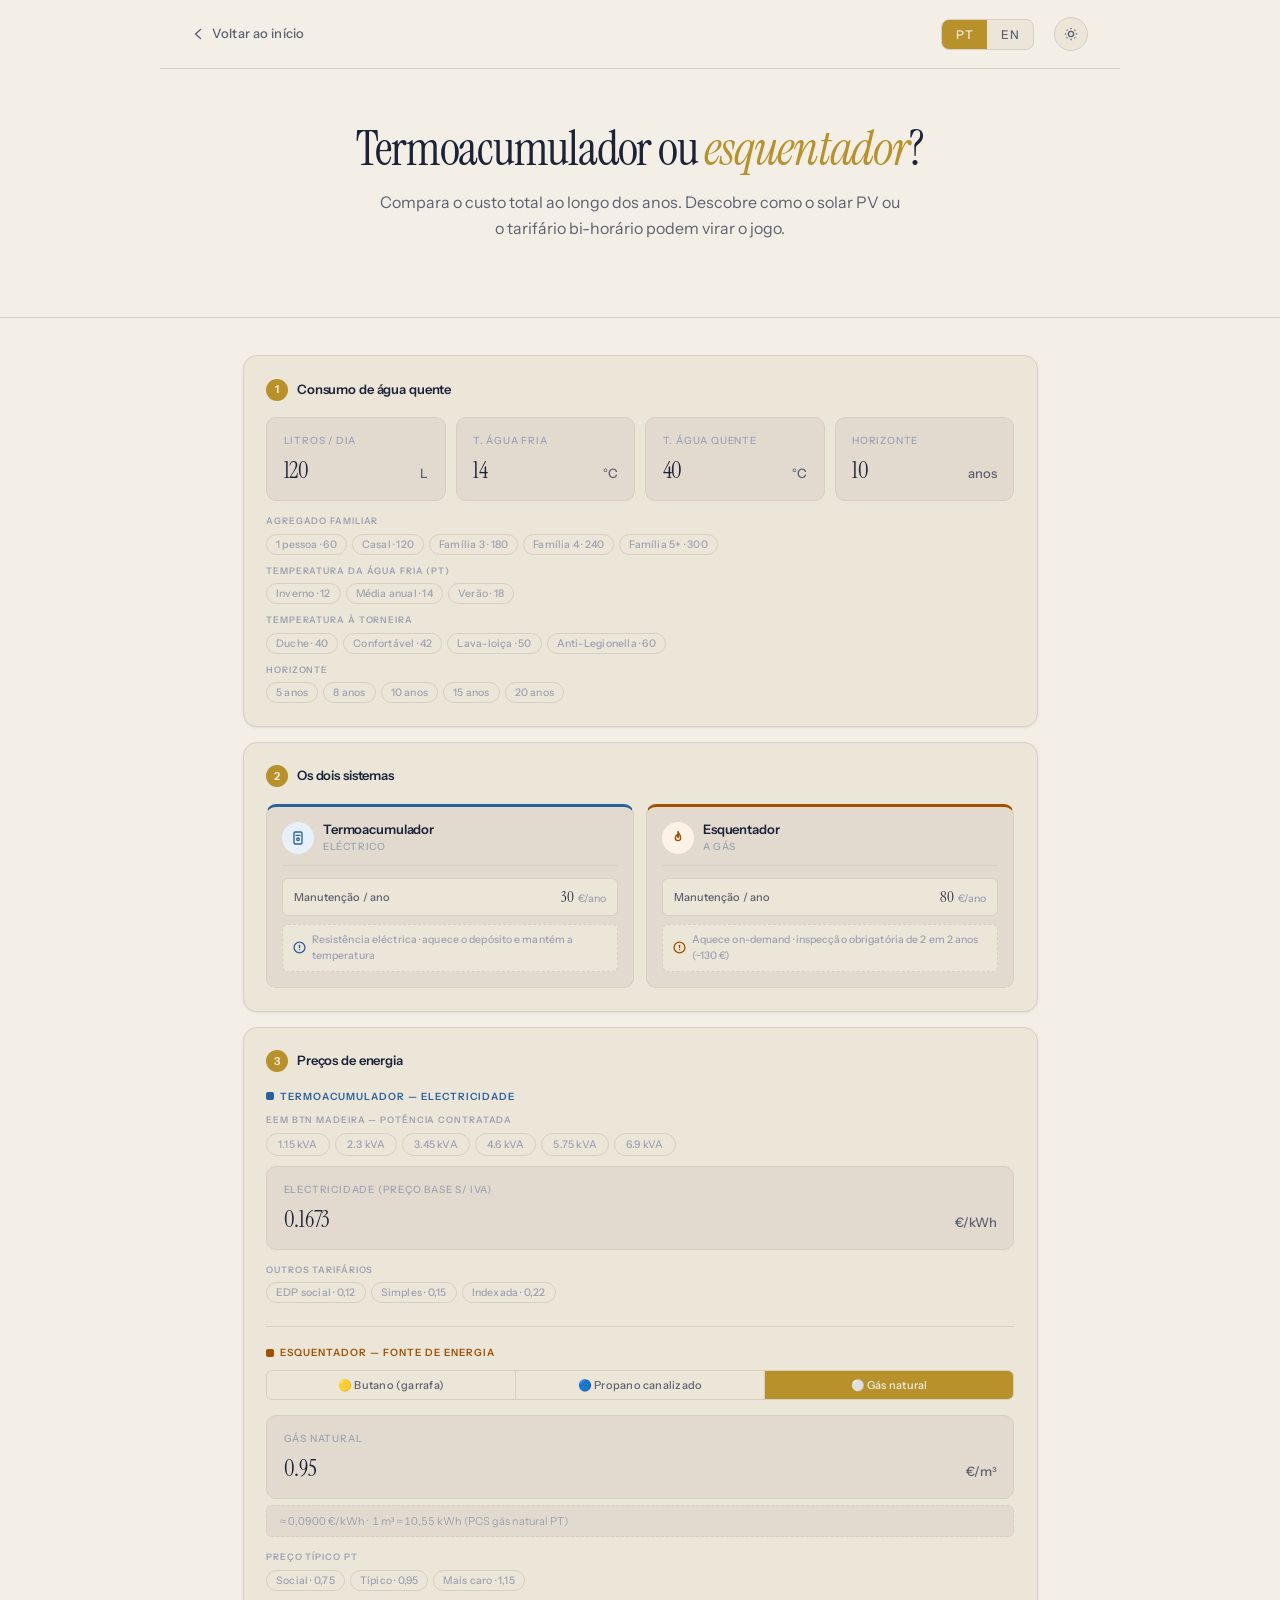
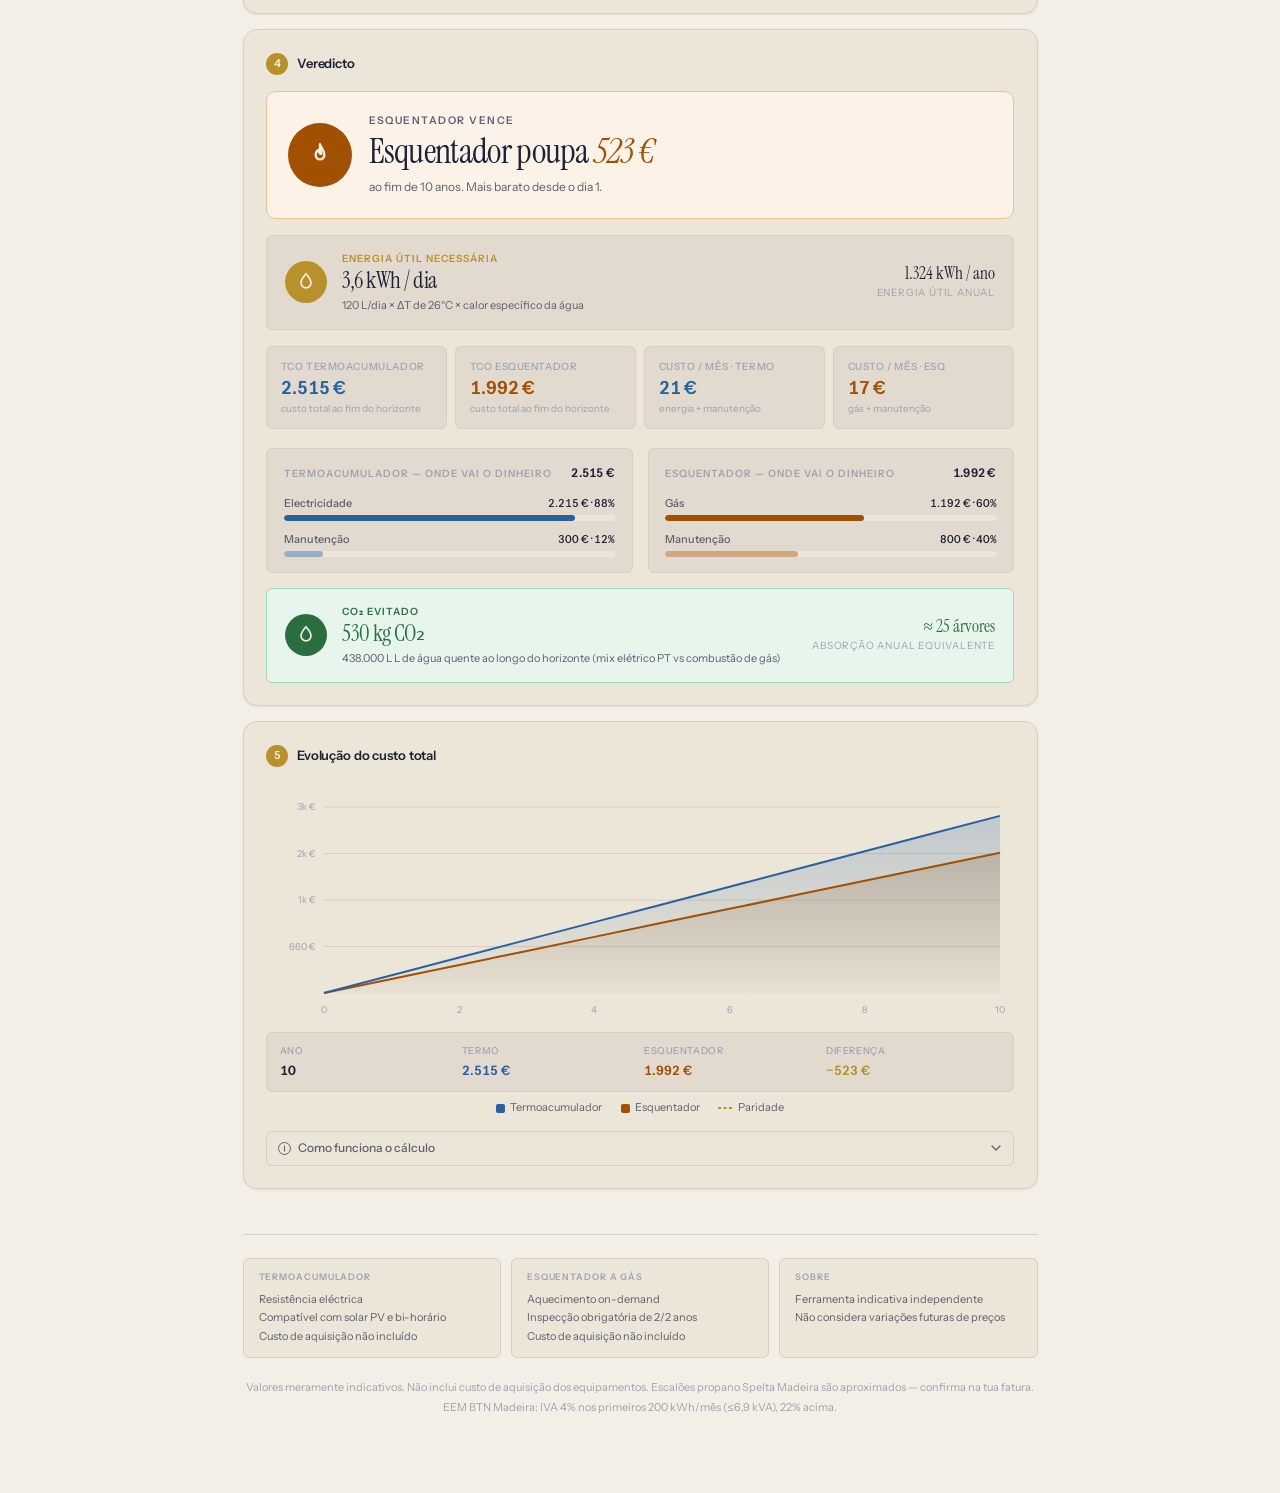
<file: termoacumulador-vs-esquentador.html>
<!DOCTYPE html>
<html lang="pt" data-theme="dark" data-lang="pt">
<head>
<meta charset="UTF-8">
<link rel="icon" href="favicon.png" type="image/png">
<meta name="viewport" content="width=device-width, initial-scale=1.0">
<title>Termoacumulador vs esquentador — André Aguiar</title>
<meta name="description" content="Compara o custo total de aquecimento de água. Descobre quando o solar PV vira o jogo a favor do termoacumulador.">
<link rel="preconnect" href="https://fonts.googleapis.com">
<link href="https://fonts.googleapis.com/css2?family=Instrument+Sans:ital,wght@0,400;0,500;0,600;1,400&family=Instrument+Serif:ital@0;1&display=swap" rel="stylesheet">
<style>
*,*::before,*::after{box-sizing:border-box;margin:0;padding:0}

/* ── TOKENS ── */
:root{
  --c-bg:#f4efe6; --c-surface:#ece6d8; --c-surface2:#e2dace;
  --c-border:#d6cfc2; --c-border2:#c5bdb0;
  --c-text:#1c2238; --c-text2:#5c6070; --c-text3:#9ca2b2;
  --c-accent:#b8912a; --c-accent2:#9a7820; --c-accent-pale:#f7f0e0;
  --c-green:#2a6e3f; --c-green-pale:#e8f5ed; --c-green-border:#a8d5bc;
  --c-red:#b83232; --c-red-pale:#fdecea; --c-red-border:#f5c6c2;
  --c-amber:#7a5000; --c-amber-pale:#fef9ec; --c-amber-border:#e8c870;
  --c-orange:#a05000; --c-orange-pale:#fdf2e8; --c-orange-border:#f0c490;
  --c-blue:#2860a0; --c-blue-pale:#e8f0fa; --c-blue-border:#b8d0e8;
  --r:10px; --r-sm:6px; --r-lg:14px;
  --shadow: 0 1px 3px rgba(28,34,56,.06), 0 1px 2px rgba(28,34,56,.04);
}
html[data-theme="dark"]{
  --c-bg:#131210; --c-surface:#1b1916; --c-surface2:#23211d;
  --c-border:#2c2924; --c-border2:#3b3730;
  --c-text:#f0e9d8; --c-text2:#98908a; --c-text3:#585450;
  --c-accent:#d4a83a; --c-accent2:#b8912a; --c-accent-pale:#2a2010;
  --c-green:#4caf82; --c-green-pale:#0d2a1a; --c-green-border:#1d5535;
  --c-red:#e57373; --c-red-pale:#2a0d0d; --c-red-border:#5c2020;
  --c-amber:#f5c842; --c-amber-pale:#2a1f00; --c-amber-border:#5a4000;
  --c-orange:#e8830a; --c-orange-pale:#2a1808; --c-orange-border:#5a3210;
  --c-blue:#5fa3e8; --c-blue-pale:#0d1d2a; --c-blue-border:#1d3a55;
  --shadow: 0 1px 3px rgba(0,0,0,.3);
}
[data-lang="pt"] [lang="en"] { display: none; }
[data-lang="en"] [lang="pt"] { display: none; }

/* ── BASE ── */
html{scroll-behavior:smooth;font-size:15px}
body{font-family:'Instrument Sans',sans-serif;background:var(--c-bg);color:var(--c-text);min-height:100vh;line-height:1.5;transition:background .2s,color .2s;-webkit-font-smoothing:antialiased}

/* ── HERO ── */
.hero{background:var(--c-bg);padding:0;border-bottom:1px solid var(--c-border)}
.hero-nav{
  max-width:960px;margin:0 auto;
  display:flex;justify-content:space-between;align-items:center;
  padding:17px 32px;border-bottom:1px solid var(--c-border);
}
@media(max-width:600px){.hero-nav{padding:14px 20px}}
.nav-actions{display:flex;gap:20px;align-items:center}
.nav-btn{
  padding:7px 14px;border-radius:0;border:none;background:transparent;
  font-family:'Instrument Sans',sans-serif;font-size:12px;font-weight:500;
  color:var(--c-text2);cursor:pointer;transition:background .15s,color .15s;letter-spacing:.04em;
}
.nav-btn.active{background:var(--c-accent);color:var(--c-bg)}
.nav-btn:hover:not(.active){color:var(--c-text)}
.nav-icon-btn{
  width:34px;height:34px;border-radius:50%;border:1px solid var(--c-border);
  background:var(--c-surface);cursor:pointer;
  display:flex;align-items:center;justify-content:center;
  color:var(--c-text2);transition:border-color .2s,color .2s;
}
.nav-icon-btn:hover{border-color:var(--c-border2);color:var(--c-text)}
.i-sun,.i-moon{display:none}
[data-theme="light"] .i-sun{display:block}
[data-theme="dark"]  .i-moon{display:block}
.hero-body{max-width:840px;margin:0 auto;padding:3.5rem 0 4rem;text-align:center}
.hero-kicker{
  font-size:11px;font-weight:500;letter-spacing:.12em;text-transform:uppercase;
  color:var(--c-accent);margin-bottom:1.25rem;
  display:flex;align-items:center;justify-content:center;gap:10px;
}
.hero-kicker::before,.hero-kicker::after{content:'';width:24px;height:1px;background:var(--c-accent)}
.hero h1{
  font-family:'Instrument Serif',serif;
  font-size:clamp(2rem,5vw,3.25rem);
  font-weight:400;line-height:1.12;
  color:var(--c-text);letter-spacing:-.025em;margin-bottom:.85rem;
}
.hero h1 em{font-style:italic;color:var(--c-accent)}
.hero-sub{font-size:16px;color:var(--c-text2);max-width:520px;margin:0 auto 1rem;line-height:1.65}

/* ── MAIN ── */
.wrap{max-width:840px;margin:0 auto;padding:2.5rem 1.5rem 5rem}

/* ── SECTION HEADER ── */
.sec-head{display:flex;align-items:center;gap:.6rem;margin-bottom:1.1rem}
.sec-num{
  width:22px;height:22px;border-radius:50%;
  background:var(--c-accent);color:var(--c-bg);
  font-size:11px;font-weight:600;
  display:flex;align-items:center;justify-content:center;flex-shrink:0;
}
.sec-title{font-size:13px;font-weight:600;color:var(--c-text);letter-spacing:-.01em}

/* ── CARD ── */
.card{
  background:var(--c-surface);border:1px solid var(--c-border);
  border-radius:var(--r-lg);padding:1.5rem;margin-bottom:1rem;
  box-shadow:var(--shadow);transition:background .2s,border-color .2s;
}
@keyframes up{from{opacity:0;transform:translateY(12px)}to{opacity:1;transform:translateY(0)}}
.card{animation:up .35s ease both}
.card:nth-child(1){animation-delay:.04s}.card:nth-child(2){animation-delay:.08s}
.card:nth-child(3){animation-delay:.12s}.card:nth-child(4){animation-delay:.16s}
.card:nth-child(5){animation-delay:.20s}.card:nth-child(6){animation-delay:.24s}

/* ── INPUT GRID ── */
.input-grid{display:grid;grid-template-columns:repeat(4,1fr);gap:10px}
@media(max-width:720px){.input-grid{grid-template-columns:repeat(2,1fr)}}
@media(max-width:420px){.input-grid{grid-template-columns:1fr}}
.input-grid.cols3{grid-template-columns:repeat(3,1fr)}
@media(max-width:620px){.input-grid.cols3{grid-template-columns:1fr}}

.big-input{
  display:block;
  background:var(--c-surface2);
  border:1px solid var(--c-border);
  border-radius:var(--r);
  padding:1rem 1.1rem;
  transition:border-color .15s, background .15s;
  cursor:text;
}
.big-input:hover{border-color:var(--c-border2)}
.big-input:focus-within{border-color:var(--c-accent);background:var(--c-surface)}
.big-input-lbl{
  font-size:10px;font-weight:500;text-transform:uppercase;letter-spacing:.08em;
  color:var(--c-text3);margin-bottom:.55rem;display:block;
}
.big-input-row{display:flex;align-items:baseline;gap:6px}
.big-input input{
  width:100%;
  font-family:'Instrument Serif',serif;
  font-size:1.5rem;font-weight:400;
  color:var(--c-text);
  background:transparent;border:none;outline:none;padding:0;
  font-variant-numeric:tabular-nums;letter-spacing:-.01em;
  -moz-appearance:textfield;
}
.big-input input::-webkit-inner-spin-button,
.big-input input::-webkit-outer-spin-button{-webkit-appearance:none;margin:0}
.big-input-unit{
  font-family:'Instrument Sans',sans-serif;
  font-size:13px;font-weight:500;color:var(--c-text2);
  flex-shrink:0;
}

/* ── QUICK CHIPS ── */
.quick-section{margin-top:.85rem}
.quick-section + .quick-section{margin-top:.6rem}
.quick-section-lbl{
  font-size:9px;font-weight:600;text-transform:uppercase;letter-spacing:.1em;
  color:var(--c-text3);display:block;margin-bottom:.4rem;
}
.quick-row{display:flex;gap:5px;flex-wrap:wrap}
.quick-chip{
  padding:3px 9px;border-radius:12px;
  border:1px solid var(--c-border);background:transparent;
  font-family:'Instrument Sans',sans-serif;font-size:10.5px;font-weight:500;
  color:var(--c-text3);cursor:pointer;transition:all .12s;
  letter-spacing:.02em;
}
.quick-chip:hover{border-color:var(--c-accent);color:var(--c-accent)}

/* ── CARS GRID (2 sistemas) ── */
.cars-grid{display:grid;grid-template-columns:1fr 1fr;gap:12px}
@media(max-width:620px){.cars-grid{grid-template-columns:1fr}}
.car-block{
  background:var(--c-surface2);border:1px solid var(--c-border);
  border-radius:var(--r);padding:1rem;
  transition:border-color .2s;
}
.car-block.termo{border-top:3px solid var(--c-blue)}
.car-block.esq{border-top:3px solid var(--c-orange)}
.car-head{
  display:flex;align-items:center;gap:9px;margin-bottom:.85rem;
  padding-bottom:.7rem;border-bottom:1px solid var(--c-border);
}
.car-icon{
  width:32px;height:32px;border-radius:50%;
  display:flex;align-items:center;justify-content:center;
  flex-shrink:0;
}
.car-block.termo .car-icon{background:var(--c-blue-pale);color:var(--c-blue)}
.car-block.esq   .car-icon{background:var(--c-orange-pale);color:var(--c-orange)}
.car-name{font-size:13px;font-weight:600;color:var(--c-text);letter-spacing:-.01em;line-height:1.2}
.car-name-sub{font-size:10px;color:var(--c-text3);font-weight:500;text-transform:uppercase;letter-spacing:.06em;margin-top:2px}

.mini-input{
  display:flex;align-items:center;gap:8px;
  padding:.55rem .7rem;border:1px solid var(--c-border);border-radius:var(--r-sm);
  background:var(--c-surface);
  margin-bottom:6px;
  transition:border-color .15s;
}
.mini-input:hover{border-color:var(--c-border2)}
.mini-input:focus-within{border-color:var(--c-accent)}
.mini-lbl{flex:1;font-size:11px;color:var(--c-text2);font-weight:500;letter-spacing:.01em}
.mini-val{display:flex;align-items:baseline;gap:4px;flex-shrink:0}
.mini-input input{
  width:75px;text-align:right;
  font-family:'Instrument Serif',serif;font-size:14.5px;font-weight:400;
  color:var(--c-text);background:transparent;border:none;outline:none;padding:0;
  font-variant-numeric:tabular-nums;-moz-appearance:textfield;
}
.mini-input input::-webkit-inner-spin-button,
.mini-input input::-webkit-outer-spin-button{-webkit-appearance:none;margin:0}
.mini-unit{font-size:10.5px;color:var(--c-text3);font-weight:500;flex-shrink:0;letter-spacing:.01em}

.car-info{
  display:flex;align-items:center;gap:6px;
  font-size:10.5px;color:var(--c-text3);font-weight:500;
  padding:.5rem .65rem;margin-top:8px;
  background:var(--c-surface);border:1px dashed var(--c-border);border-radius:var(--r-sm);
  letter-spacing:.01em;
}
.car-info svg{flex-shrink:0;color:var(--c-blue)}
.car-info.esq svg{color:var(--c-orange)}

/* Sub-section inside a car card with quick chips */
.mini-quick{margin-top:.45rem;margin-bottom:8px}
.mini-quick-lbl{
  font-size:9px;font-weight:600;text-transform:uppercase;letter-spacing:.1em;
  color:var(--c-text3);display:block;margin-bottom:.35rem;
}
.mini-chip{
  padding:3px 8px;border-radius:11px;
  border:1px solid var(--c-border);background:transparent;
  font-family:'Instrument Sans',sans-serif;font-size:10px;font-weight:500;
  color:var(--c-text3);cursor:pointer;transition:all .12s;
  letter-spacing:.02em;margin-right:4px;margin-bottom:4px;
}
.mini-chip:hover{border-color:var(--c-blue);color:var(--c-blue)}
.car-block.esq .mini-chip:hover{border-color:var(--c-orange);color:var(--c-orange)}

/* ── GAS EQUIV BADGE ── */
.gas-equiv{
  font-size:11px;color:var(--c-text3);
  padding:.45rem .85rem;
  background:var(--c-surface2);border:1px dashed var(--c-border);border-radius:var(--r-sm);
  margin-top:6px;font-variant-numeric:tabular-nums;
}
.gas-equiv:empty{display:none}

/* ── VALIDATION ── */
.big-input.invalid, .mini-input.invalid {
  border-color: var(--c-red);
  background: var(--c-red-pale);
}
.error-banner{
  display:grid;grid-template-columns:auto 1fr;gap:1.1rem;align-items:start;
  padding:1.2rem 1.35rem;border-radius:var(--r);
  background:var(--c-red-pale);border:1px solid var(--c-red-border);
  margin-bottom:1.1rem;
}
@media(max-width:560px){.error-banner{grid-template-columns:1fr;text-align:left}}
.err-icon{
  width:38px;height:38px;border-radius:50%;
  background:var(--c-red);color:var(--c-bg);
  display:flex;align-items:center;justify-content:center;flex-shrink:0;
}
.err-title{font-size:13px;font-weight:600;color:var(--c-red);letter-spacing:-.01em;margin-bottom:.25rem}
.err-intro{font-size:12px;color:var(--c-red);margin-bottom:.55rem;line-height:1.55}
.err-list{display:flex;flex-wrap:wrap;gap:6px}
.err-list-item{
  font-size:11px;color:var(--c-red);font-weight:500;
  padding:3px 9px;border-radius:12px;
  background:var(--c-bg);border:1px solid var(--c-red-border);
}
.chart-empty{
  display:flex;align-items:center;justify-content:center;
  min-height:160px;color:var(--c-text3);font-size:13px;
  background:var(--c-surface2);border:1px dashed var(--c-border);border-radius:var(--r-sm);
}

/* ── VERDICT ── */
.verdict{
  display:grid;grid-template-columns:auto 1fr;gap:1.1rem;align-items:center;
  padding:1.4rem 1.4rem;border-radius:var(--r);
  background:var(--c-surface2);border:1px solid var(--c-border);
  margin-bottom:1.1rem;
}
@media(max-width:560px){.verdict{grid-template-columns:1fr;text-align:center}}
.verdict.termo-wins{background:var(--c-blue-pale);border-color:var(--c-blue-border)}
.verdict.esq-wins{background:var(--c-orange-pale);border-color:var(--c-orange-border)}
.verdict.tie{background:var(--c-amber-pale);border-color:var(--c-amber-border)}

.verdict-badge{
  width:64px;height:64px;border-radius:50%;
  display:flex;align-items:center;justify-content:center;flex-shrink:0;
  background:var(--c-surface);
}
.verdict.termo-wins .verdict-badge{background:var(--c-blue);color:var(--c-bg)}
.verdict.esq-wins .verdict-badge{background:var(--c-orange);color:var(--c-bg)}
.verdict.tie .verdict-badge{background:var(--c-amber);color:var(--c-bg)}
@media(max-width:560px){.verdict-badge{margin:0 auto}}

.verdict-text{min-width:0}
.verdict-title{font-size:10.5px;font-weight:600;text-transform:uppercase;letter-spacing:.14em;color:var(--c-text2);margin-bottom:.3rem}
.verdict-main{
  font-family:'Instrument Serif',serif;
  font-size:clamp(1.65rem,4.5vw,2.3rem);
  font-weight:400;line-height:1.1;letter-spacing:-.02em;
  color:var(--c-text);
}
.verdict-main em{font-style:italic;color:var(--c-accent)}
.verdict.termo-wins .verdict-main em{color:var(--c-blue)}
.verdict.esq-wins .verdict-main em{color:var(--c-orange)}
.verdict-sub{font-size:12px;color:var(--c-text2);margin-top:.45rem;line-height:1.55}

/* Tip banner — solar PV could change the verdict */
.tip-banner{
  display:flex;align-items:flex-start;gap:.85rem;
  padding:.85rem 1rem;border-radius:var(--r-sm);
  background:var(--c-accent-pale);border:1px solid var(--c-amber-border);
  margin-top:.9rem;font-size:12px;color:var(--c-text2);line-height:1.6;
}
.tip-banner svg{flex-shrink:0;color:var(--c-accent);margin-top:1px}
.tip-banner strong{color:var(--c-accent);font-weight:600;font-variant-numeric:tabular-nums}

/* ── METRICS ── */
.metrics{display:grid;grid-template-columns:repeat(4,1fr);gap:8px}
@media(max-width:620px){.metrics{grid-template-columns:repeat(2,1fr)}}
.met{background:var(--c-surface2);border:1px solid var(--c-border);border-radius:var(--r-sm);padding:.8rem .9rem}
.met-lbl{font-size:10px;font-weight:500;text-transform:uppercase;letter-spacing:.06em;color:var(--c-text3);margin-bottom:5px}
.met-val{font-size:1.2rem;font-weight:600;color:var(--c-text);line-height:1;font-variant-numeric:tabular-nums}
.met-val.termo{color:var(--c-blue)}
.met-val.esq{color:var(--c-orange)}
.met-sub{font-size:10px;color:var(--c-text3);margin-top:4px}

/* ── BARS ── */
.bars-grid{display:grid;grid-template-columns:1fr 1fr;gap:1rem;margin-top:1.25rem}
@media(max-width:620px){.bars-grid{grid-template-columns:1fr}}
.bars-block{
  background:var(--c-surface2);border:1px solid var(--c-border);
  border-radius:var(--r-sm);padding:1rem 1.1rem;
}
.bars-block-head{
  font-size:10px;font-weight:600;text-transform:uppercase;letter-spacing:.1em;
  color:var(--c-text3);margin-bottom:.85rem;display:flex;justify-content:space-between;align-items:baseline;
}
.bars-block-head strong{font-size:12px;color:var(--c-text);font-variant-numeric:tabular-nums;font-weight:600;letter-spacing:.02em}
.bar-row{margin-bottom:.65rem}
.bar-row:last-child{margin-bottom:0}
.bar-head{display:flex;justify-content:space-between;align-items:baseline;font-size:11px;color:var(--c-text2);margin-bottom:4px;font-weight:500}
.bar-head span:last-child{color:var(--c-text);font-variant-numeric:tabular-nums}
.bar-track{background:var(--c-surface);border-radius:3px;height:6px;overflow:hidden}
.bar-fill{height:100%;border-radius:3px;transition:width .45s cubic-bezier(.4,0,.2,1)}
.fill-termo-1{background:var(--c-blue)}
.fill-termo-2{background:color-mix(in srgb, var(--c-blue) 70%, var(--c-bg))}
.fill-termo-3{background:color-mix(in srgb, var(--c-blue) 45%, var(--c-bg))}
.fill-esq-1{background:var(--c-orange)}
.fill-esq-2{background:color-mix(in srgb, var(--c-orange) 70%, var(--c-bg))}
.fill-esq-3{background:color-mix(in srgb, var(--c-orange) 45%, var(--c-bg))}
.fill-esq-4{background:color-mix(in srgb, var(--c-orange) 30%, var(--c-bg))}

/* ── CHART ── */
.chart-wrap{position:relative;margin-top:.5rem}
.chart-wrap svg{display:block;width:100%;height:auto;cursor:crosshair;touch-action:none}
.chart-info{
  display:grid;grid-template-columns:repeat(4,1fr);gap:8px;
  margin-top:.6rem;padding:.7rem .85rem;
  background:var(--c-surface2);border:1px solid var(--c-border);border-radius:var(--r-sm);
}
@media(max-width:560px){.chart-info{grid-template-columns:repeat(2,1fr);gap:8px;padding:.65rem .75rem}}
.ci-block{min-width:0}
.ci-lbl{font-size:9.5px;font-weight:500;text-transform:uppercase;letter-spacing:.06em;color:var(--c-text3);margin-bottom:3px}
.ci-val{font-size:13px;font-weight:600;color:var(--c-text);font-variant-numeric:tabular-nums}
.ci-val.termo{color:var(--c-blue)}
.ci-val.esq{color:var(--c-orange)}
.ci-val.delta{color:var(--c-accent)}
.chart-legend{display:flex;justify-content:center;gap:1.25rem;flex-wrap:wrap;margin-top:.5rem;font-size:11px;color:var(--c-text2)}
.lg-dot{display:inline-block;width:9px;height:9px;border-radius:2px;margin-right:5px;vertical-align:middle}
.lg-dot.termo{background:var(--c-blue)}
.lg-dot.esq{background:var(--c-orange)}
.lg-dot.par{background:transparent;border:1.5px dashed var(--c-accent);border-radius:0;height:0;width:14px;margin-right:6px}

/* ── DEMAND BANNER (energia útil/dia) ── */
.demand-banner{
  display:grid;grid-template-columns:auto 1fr auto;gap:1rem;align-items:center;
  padding:1rem 1.2rem;border-radius:var(--r-sm);
  background:var(--c-surface2);border:1px solid var(--c-border);
  margin-bottom:1.1rem;
}
@media(max-width:560px){.demand-banner{grid-template-columns:1fr;text-align:center}}
.demand-icon{
  width:42px;height:42px;border-radius:50%;
  background:var(--c-accent);color:var(--c-bg);
  display:flex;align-items:center;justify-content:center;flex-shrink:0;
}
@media(max-width:560px){.demand-icon{margin:0 auto}}
.demand-text{min-width:0}
.demand-lbl{font-size:10px;font-weight:600;text-transform:uppercase;letter-spacing:.1em;color:var(--c-accent);margin-bottom:.2rem}
.demand-val{font-family:'Instrument Serif',serif;font-size:1.55rem;font-weight:400;color:var(--c-text);font-variant-numeric:tabular-nums;letter-spacing:-.02em;line-height:1}
.demand-sub{font-size:11px;color:var(--c-text2);margin-top:.3rem}
.demand-extra{
  font-family:'Instrument Serif',serif;font-size:1.15rem;color:var(--c-text);
  text-align:right;line-height:1.1;font-variant-numeric:tabular-nums;
}
.demand-extra-sub{font-size:10px;color:var(--c-text3);font-family:'Instrument Sans';margin-top:2px;text-transform:uppercase;letter-spacing:.08em}
@media(max-width:560px){.demand-extra,.demand-extra-sub{text-align:center}}

/* ── CO2 BANNER ── */
.co2-banner{
  display:grid;grid-template-columns:auto 1fr auto;gap:1rem;align-items:center;
  padding:1rem 1.2rem;border-radius:var(--r-sm);
  background:var(--c-green-pale);border:1px solid var(--c-green-border);
  margin-top:1rem;
}
@media(max-width:560px){.co2-banner{grid-template-columns:1fr;text-align:center}}
.co2-banner.neutral{background:var(--c-surface2);border-color:var(--c-border)}
.co2-icon{
  width:42px;height:42px;border-radius:50%;
  background:var(--c-green);color:var(--c-bg);
  display:flex;align-items:center;justify-content:center;flex-shrink:0;
}
.co2-banner.neutral .co2-icon{background:var(--c-text3)}
@media(max-width:560px){.co2-icon{margin:0 auto}}
.co2-text{min-width:0}
.co2-lbl{font-size:10px;font-weight:600;text-transform:uppercase;letter-spacing:.1em;color:var(--c-green);margin-bottom:.2rem}
.co2-banner.neutral .co2-lbl{color:var(--c-text2)}
.co2-val{font-family:'Instrument Serif',serif;font-size:1.55rem;font-weight:400;color:var(--c-green);font-variant-numeric:tabular-nums;letter-spacing:-.02em;line-height:1}
.co2-banner.neutral .co2-val{color:var(--c-text)}
.co2-sub{font-size:11px;color:var(--c-text2);margin-top:.3rem}
.co2-extra{
  font-family:'Instrument Serif',serif;font-size:1.15rem;color:var(--c-green);
  text-align:right;line-height:1.1;font-variant-numeric:tabular-nums;
}
.co2-banner.neutral .co2-extra{color:var(--c-text)}
.co2-extra-sub{font-size:10px;color:var(--c-text3);font-family:'Instrument Sans';margin-top:2px;text-transform:uppercase;letter-spacing:.08em}
@media(max-width:560px){.co2-extra,.co2-extra-sub{text-align:center}}

/* ── ACCORDION ── */
.acc-trigger{
  display:flex;align-items:center;gap:7px;
  font-size:12px;font-weight:500;color:var(--c-text2);
  cursor:pointer;margin-top:1rem;user-select:none;
  padding:.5rem .75rem;border-radius:var(--r-sm);
  border:1px solid var(--c-border);background:var(--c-surface);
  transition:border-color .15s,color .15s;
}
.acc-trigger:hover{border-color:var(--c-accent);color:var(--c-accent)}
.acc-trigger svg{transition:transform .2s;flex-shrink:0}
.acc-trigger.open svg{transform:rotate(180deg)}
.acc-body{
  display:none;margin-top:6px;
  background:var(--c-surface);border:1px solid var(--c-border);
  border-radius:var(--r-sm);padding:.9rem 1rem;
  font-size:12px;color:var(--c-text2);line-height:1;
}
.acc-body.open{display:block}
.acc-body ul{margin:.5rem 0 0 1rem;list-style:disc}
.acc-body li{margin-bottom:.45rem;line-height:1.65}
.acc-body li:last-child{margin-bottom:0}

/* ── FOOTER ── */
.footer{margin-top:3rem;padding-top:1.5rem;border-top:1px solid var(--c-border)}
.footer-grid{display:grid;grid-template-columns:repeat(3,1fr);gap:10px;margin-bottom:1.25rem}
@media(max-width:520px){.footer-grid{grid-template-columns:1fr}}
.fcell{padding:.75rem 1rem;border:1px solid var(--c-border);border-radius:var(--r-sm);background:var(--c-surface)}
.fcell-lbl{font-size:9px;font-weight:600;text-transform:uppercase;letter-spacing:.1em;color:var(--c-text3);margin-bottom:.4rem}
.fcell-val{font-size:11px;color:var(--c-text2);line-height:1.7}
.footer-note{text-align:center;font-size:11px;color:var(--c-text3);line-height:1.9}

/* ── BACK LINK ── */
.back-link{
  display:inline-flex;align-items:center;gap:6px;
  font-size:13px;font-weight:500;color:var(--c-text2);
  text-decoration:none;letter-spacing:.01em;transition:color .2s;
}
.back-link:hover{color:var(--c-accent)}

/* ── GAS SOURCE TABS ── */
.gas-tabs{display:flex;border:1px solid var(--c-border);border-radius:var(--r-sm);overflow:hidden;background:var(--c-surface);margin-bottom:1rem}
.gas-tab{flex:1;padding:7px 4px;border:none;background:transparent;font-family:'Instrument Sans',sans-serif;font-size:11px;font-weight:500;color:var(--c-text2);cursor:pointer;transition:all .15s;letter-spacing:.02em;text-align:center}
.gas-tab.active{background:var(--c-accent);color:var(--c-bg)}
.gas-tab:not(.active):hover{color:var(--c-text);background:var(--c-surface2)}
.gas-tab+.gas-tab{border-left:1px solid var(--c-border)}
.gas-panel{display:none}
.gas-panel.active{display:block}

/* ── EEM kVA CHIPS ── */
.kva-chip{padding:4px 11px;border-radius:12px;border:1px solid var(--c-border);background:transparent;font-family:'Instrument Sans',sans-serif;font-size:10.5px;font-weight:500;color:var(--c-text3);cursor:pointer;transition:all .12s;letter-spacing:.02em}
.kva-chip:hover{border-color:var(--c-blue);color:var(--c-blue)}
.kva-chip.active{border-color:var(--c-blue);background:var(--c-blue);color:var(--c-bg)}
.eem-info-badge{font-size:11px;color:var(--c-text3);padding:.45rem .85rem;background:var(--c-surface2);border:1px dashed var(--c-border);border-radius:var(--r-sm);margin-top:6px;font-variant-numeric:tabular-nums;display:none}
.escalao-badge{font-size:11px;color:var(--c-text3);padding:.45rem .85rem;background:var(--c-surface2);border:1px dashed var(--c-border);border-radius:var(--r-sm);margin-top:6px;font-variant-numeric:tabular-nums}
.escalao-badge:empty{display:none}

/* ── EQUIPMENT COST ── */
.equip-section{margin-top:1.1rem;padding-top:1.1rem;border-top:1px solid var(--c-border)}
.equip-row{display:flex;align-items:center;justify-content:space-between;margin-bottom:.65rem}
.equip-system-lbl{font-size:11px;font-weight:600;letter-spacing:-.01em}
.equip-system-lbl.termo{color:var(--c-blue)}
.equip-system-lbl.esq{color:var(--c-orange)}
.equip-toggle-btns{display:flex;border:1px solid var(--c-border);border-radius:6px;overflow:hidden}
.equip-btn{padding:4px 11px;border:none;background:transparent;font-family:'Instrument Sans',sans-serif;font-size:11px;font-weight:500;color:var(--c-text2);cursor:pointer;transition:all .15s}
.equip-btn.active{background:var(--c-accent);color:var(--c-bg)}
.equip-btn+.equip-btn{border-left:1px solid var(--c-border)}
.prest-grid{display:grid;grid-template-columns:repeat(2,1fr);gap:6px;margin-top:6px}
@media(max-width:460px){.prest-grid{grid-template-columns:1fr}}
.prest-grid-3{display:grid;grid-template-columns:repeat(3,1fr);gap:6px;margin-top:6px}
@media(max-width:540px){.prest-grid-3{grid-template-columns:repeat(2,1fr)}}
.monthly-display{display:flex;align-items:baseline;gap:4px;padding:.55rem .7rem;border:1px solid var(--c-border);border-radius:var(--r-sm);background:var(--c-accent-pale);margin-top:6px}
.monthly-lbl{flex:1;font-size:11px;color:var(--c-text2);font-weight:500}
.monthly-val{font-family:'Instrument Serif',serif;font-size:14.5px;color:var(--c-accent);font-variant-numeric:tabular-nums}
.monthly-unit{font-size:10.5px;color:var(--c-text3);font-weight:500;flex-shrink:0}
.quick-chip.active{border-color:var(--c-accent);background:var(--c-accent);color:var(--c-bg)}
</style>
</head>
<body>

<header class="hero">
  <nav class="hero-nav">
    <a class="back-link" href="index.html#ferramentas">
      <svg width="14" height="14" viewBox="0 0 14 14" fill="none" stroke="currentColor" stroke-width="1.4" stroke-linecap="round" stroke-linejoin="round"><path d="M8.5 2.5L3.5 7l5 4.5"/></svg>
      <span lang="pt">Voltar ao início</span>
      <span lang="en">Back to home</span>
    </a>
    <div class="nav-actions">
      <div style="display:flex;border:1px solid var(--c-border);border-radius:8px;overflow:hidden;background:var(--c-surface)">
        <button class="nav-btn active" id="btnPT">PT</button>
        <button class="nav-btn" id="btnEN">EN</button>
      </div>
      <button class="nav-icon-btn" id="themeBtn" aria-label="Alternar tema">
        <svg class="i-sun" viewBox="0 0 16 16" width="14" height="14" fill="none" stroke="currentColor" stroke-width="1.5"><circle cx="8" cy="8" r="3"/><line x1="8" y1="1" x2="8" y2="2.5"/><line x1="8" y1="13.5" x2="8" y2="15"/><line x1="1" y1="8" x2="2.5" y2="8"/><line x1="13.5" y1="8" x2="15" y2="8"/><line x1="3.05" y1="3.05" x2="4.1" y2="4.1"/><line x1="11.9" y1="11.9" x2="12.95" y2="12.95"/><line x1="12.95" y1="3.05" x2="11.9" y2="4.1"/><line x1="4.1" y1="11.9" x2="3.05" y2="12.95"/></svg>
        <svg class="i-moon" viewBox="0 0 16 16" width="14" height="14" fill="none" stroke="currentColor" stroke-width="1.5"><path d="M13.5 9.5A6 6 0 0 1 6.5 2.5a6 6 0 1 0 7 7z"/></svg>
      </button>
    </div>
  </nav>
  <div class="hero-body">
    <h1>
      <span lang="pt">Termoacumulador ou <em>esquentador</em>?</span>
      <span lang="en">Tank heater or <em>gas heater</em>?</span>
    </h1>
    <p class="hero-sub">
      <span lang="pt">Compara o custo total ao longo dos anos. Descobre como o solar PV ou o tarifário bi-horário podem virar o jogo.</span>
      <span lang="en">Compare total cost over time. Discover how PV solar or off-peak tariffs can flip the verdict.</span>
    </p>
  </div>
</header>

<main class="wrap">

  <!-- CARD 1: PADRAO DE CONSUMO -->
  <div class="card">
    <div class="sec-head"><div class="sec-num">1</div><span class="sec-title"><span lang="pt">Consumo de água quente</span><span lang="en">Hot water consumption</span></span></div>

    <div class="input-grid">
      <label class="big-input" for="litros-num">
        <span class="big-input-lbl"><span lang="pt">Litros / dia</span><span lang="en">Litres / day</span></span>
        <div class="big-input-row">
          <input type="number" id="litros-num" inputmode="decimal" min="10" max="2000" step="any" value="120">
          <span class="big-input-unit">L</span>
        </div>
      </label>

      <label class="big-input" for="tfria-num">
        <span class="big-input-lbl"><span lang="pt">T. água fria</span><span lang="en">Cold water T.</span></span>
        <div class="big-input-row">
          <input type="number" id="tfria-num" inputmode="decimal" min="0" max="40" step="any" value="14">
          <span class="big-input-unit">°C</span>
        </div>
      </label>

      <label class="big-input" for="tquente-num">
        <span class="big-input-lbl"><span lang="pt">T. água quente</span><span lang="en">Hot water T.</span></span>
        <div class="big-input-row">
          <input type="number" id="tquente-num" inputmode="decimal" min="20" max="80" step="any" value="40">
          <span class="big-input-unit">°C</span>
        </div>
      </label>

      <label class="big-input" for="anos-num">
        <span class="big-input-lbl"><span lang="pt">Horizonte</span><span lang="en">Horizon</span></span>
        <div class="big-input-row">
          <input type="number" id="anos-num" inputmode="numeric" min="1" max="30" step="1" value="10">
          <span class="big-input-unit"><span lang="pt">anos</span><span lang="en">years</span></span>
        </div>
      </label>
    </div>

    <div class="quick-section">
      <span class="quick-section-lbl"><span lang="pt">Agregado familiar</span><span lang="en">Household size</span></span>
      <div class="quick-row" id="quick-litros"></div>
    </div>

    <div class="quick-section">
      <span class="quick-section-lbl"><span lang="pt">Temperatura da água fria (PT)</span><span lang="en">Cold water temperature (PT)</span></span>
      <div class="quick-row" id="quick-tfria"></div>
    </div>

    <div class="quick-section">
      <span class="quick-section-lbl"><span lang="pt">Temperatura à torneira</span><span lang="en">Tap temperature</span></span>
      <div class="quick-row" id="quick-tquente"></div>
    </div>

    <div class="quick-section">
      <span class="quick-section-lbl"><span lang="pt">Horizonte</span><span lang="en">Horizon</span></span>
      <div class="quick-row" id="quick-anos"></div>
    </div>
  </div>

  <!-- CARD 2: OS DOIS SISTEMAS -->
  <div class="card">
    <div class="sec-head"><div class="sec-num">2</div><span class="sec-title"><span lang="pt">Os dois sistemas</span><span lang="en">The two systems</span></span></div>

    <div class="cars-grid">
      <!-- TERMOACUMULADOR -->
      <div class="car-block termo">
        <div class="car-head">
          <div class="car-icon">
            <svg width="16" height="16" viewBox="0 0 24 24" fill="none" stroke="currentColor" stroke-width="2" stroke-linecap="round" stroke-linejoin="round"><rect x="6" y="3" width="12" height="18" rx="2"/><line x1="9" y1="8" x2="15" y2="8"/><circle cx="12" cy="14" r="2"/></svg>
          </div>
          <div>
            <div class="car-name"><span lang="pt">Termoacumulador</span><span lang="en">Tank heater</span></div>
            <div class="car-name-sub"><span lang="pt">eléctrico</span><span lang="en">electric</span></div>
          </div>
        </div>

        <label class="mini-input" for="termo-manut">
          <span class="mini-lbl"><span lang="pt">Manutenção / ano</span><span lang="en">Maintenance / yr</span></span>
          <span class="mini-val"><input type="number" id="termo-manut" inputmode="decimal" min="0" max="500" step="any" value="30"><span class="mini-unit">€/<span lang="pt">ano</span><span lang="en">yr</span></span></span>
        </label>
        <div class="car-info">
          <svg width="13" height="13" viewBox="0 0 24 24" fill="none" stroke="currentColor" stroke-width="2.4" stroke-linecap="round" stroke-linejoin="round"><circle cx="12" cy="12" r="10"/><line x1="12" y1="8" x2="12" y2="12"/><line x1="12" y1="16" x2="12.01" y2="16"/></svg>
          <span><span lang="pt">Resistência eléctrica · aquece o depósito e mantém a temperatura</span><span lang="en">Electric resistance · heats and maintains tank temperature</span></span>
        </div>
      </div>

      <!-- ESQUENTADOR -->
      <div class="car-block esq">
        <div class="car-head">
          <div class="car-icon">
            <svg width="16" height="16" viewBox="0 0 24 24" fill="none" stroke="currentColor" stroke-width="2" stroke-linecap="round" stroke-linejoin="round"><path d="M12 2c1 4 4 5 4 10a4 4 0 0 1-8 0c0-3 1.5-4 3-5-.5 2 .5 4 2 4 0-3-1.5-4-1-9z"/></svg>
          </div>
          <div>
            <div class="car-name"><span lang="pt">Esquentador</span><span lang="en">Gas heater</span></div>
            <div class="car-name-sub"><span lang="pt">a gás</span><span lang="en">gas-powered</span></div>
          </div>
        </div>

        <label class="mini-input" for="esq-manut">
          <span class="mini-lbl"><span lang="pt">Manutenção / ano</span><span lang="en">Maintenance / yr</span></span>
          <span class="mini-val"><input type="number" id="esq-manut" inputmode="decimal" min="0" max="500" step="any" value="80"><span class="mini-unit">€/<span lang="pt">ano</span><span lang="en">yr</span></span></span>
        </label>
        <div class="car-info esq">
          <svg width="13" height="13" viewBox="0 0 24 24" fill="none" stroke="currentColor" stroke-width="2.4" stroke-linecap="round" stroke-linejoin="round"><circle cx="12" cy="12" r="10"/><line x1="12" y1="8" x2="12" y2="12"/><line x1="12" y1="16" x2="12.01" y2="16"/></svg>
          <span><span lang="pt">Aquece on-demand · inspecção obrigatória de 2 em 2 anos (~130 €)</span><span lang="en">On-demand heating · mandatory inspection every 2 years (~130 €)</span></span>
        </div>
      </div>
    </div>
  </div>

  <!-- CARD 3: ENERGIA -->
  <div class="card">
    <div class="sec-head"><div class="sec-num">3</div><span class="sec-title"><span lang="pt">Preços de energia</span><span lang="en">Energy prices</span></span></div>

    <!-- ELECTRICIDADE (termoacumulador) -->
    <div style="margin-bottom:.5rem">
      <div style="font-size:10px;font-weight:600;text-transform:uppercase;letter-spacing:.1em;color:var(--c-blue);margin-bottom:.65rem;display:flex;align-items:center;gap:6px">
        <span style="display:inline-block;width:8px;height:8px;border-radius:2px;background:var(--c-blue);flex-shrink:0"></span>
        <span lang="pt">Termoacumulador — Electricidade</span><span lang="en">Tank heater — Electricity</span>
      </div>
      <div style="margin-bottom:.65rem">
        <div style="font-size:9px;font-weight:600;text-transform:uppercase;letter-spacing:.1em;color:var(--c-text3);margin-bottom:.4rem">
          <span lang="pt">EEM BTN Madeira — potência contratada</span><span lang="en">EEM BTN Madeira — contracted power</span>
        </div>
        <div class="quick-row" id="quick-eem-kva"></div>
        <div class="eem-info-badge" id="eem-info-badge"></div>
      </div>
      <label class="big-input" for="kwh-num">
        <span class="big-input-lbl"><span lang="pt">Electricidade (preço base s/ IVA)</span><span lang="en">Electricity (base price excl. VAT)</span></span>
        <div class="big-input-row">
          <input type="number" id="kwh-num" inputmode="decimal" min="0.001" max="2" step="any" value="0.1673">
          <span class="big-input-unit">€/kWh</span>
        </div>
      </label>
      <div class="quick-section">
        <span class="quick-section-lbl"><span lang="pt">Outros tarifários</span><span lang="en">Other rates</span></span>
        <div class="quick-row" id="quick-cheia"></div>
      </div>
    </div>

    <!-- GÁS (esquentador) -->
    <div style="margin-top:1.5rem;padding-top:1.25rem;border-top:1px solid var(--c-border)">
      <div style="font-size:10px;font-weight:600;text-transform:uppercase;letter-spacing:.1em;color:var(--c-orange);margin-bottom:.65rem;display:flex;align-items:center;gap:6px">
        <span style="display:inline-block;width:8px;height:8px;border-radius:2px;background:var(--c-orange);flex-shrink:0"></span>
        <span lang="pt">Esquentador — Fonte de energia</span><span lang="en">Gas heater — Energy source</span>
      </div>
      <div class="gas-tabs">
        <button class="gas-tab" id="gas-tab-butano" onclick="setGasMode('butano')"><span lang="pt">🟡 Butano (garrafa)</span><span lang="en">🟡 Butane (bottle)</span></button>
        <button class="gas-tab" id="gas-tab-propano" onclick="setGasMode('propano')"><span lang="pt">🔵 Propano canalizado</span><span lang="en">🔵 Piped propane</span></button>
        <button class="gas-tab active" id="gas-tab-gasnat" onclick="setGasMode('gasnat')"><span lang="pt">⚪ Gás natural</span><span lang="en">⚪ Natural gas</span></button>
      </div>

      <!-- BUTANO PANEL -->
      <div class="gas-panel" id="gas-panel-butano">
        <label class="big-input" for="gas-butano-price">
          <span class="big-input-lbl"><span lang="pt">Preço por garrafa (13 kg)</span><span lang="en">Price per bottle (13 kg)</span></span>
          <div class="big-input-row">
            <input type="number" id="gas-butano-price" inputmode="decimal" min="1" max="200" step="any" value="32">
            <span class="big-input-unit">€</span>
          </div>
        </label>
        <div class="gas-equiv" id="butano-badge"></div>
        <div class="quick-section">
          <span class="quick-section-lbl"><span lang="pt">Preço típico Madeira</span><span lang="en">Typical Madeira price</span></span>
          <div class="quick-row" id="quick-butano"></div>
        </div>
      </div>

      <!-- PROPANO PANEL -->
      <div class="gas-panel" id="gas-panel-propano">
        <div class="car-info" style="margin-bottom:.85rem">
          <svg width="13" height="13" viewBox="0 0 24 24" fill="none" stroke="currentColor" stroke-width="2.4" stroke-linecap="round" stroke-linejoin="round"><circle cx="12" cy="12" r="10"/><line x1="12" y1="8" x2="12" y2="12"/><line x1="12" y1="16" x2="12.01" y2="16"/></svg>
          <span><span lang="pt">Spelta Madeira · 39 mbar (doméstico) · Termo fixo: 0,15 €/dia</span><span lang="en">Spelta Madeira · 39 mbar (domestic) · Fixed charge: 0.15 €/day</span></span>
        </div>
        <div class="escalao-badge" id="propano-escalao-badge"></div>
      </div>

      <!-- GÁS NATURAL PANEL -->
      <div class="gas-panel active" id="gas-panel-gasnat">
        <label class="big-input" for="gas-num">
          <span class="big-input-lbl"><span lang="pt">Gás natural</span><span lang="en">Natural gas</span></span>
          <div class="big-input-row">
            <input type="number" id="gas-num" inputmode="decimal" min="0.01" max="20" step="any" value="0.95">
            <span class="big-input-unit">€/m³</span>
          </div>
        </label>
        <div class="gas-equiv" id="gas-equiv"></div>
        <div class="quick-section">
          <span class="quick-section-lbl"><span lang="pt">Preço típico PT</span><span lang="en">Typical PT price</span></span>
          <div class="quick-row" id="quick-gas"></div>
        </div>
      </div>
    </div>
  </div>

  <!-- CARD 4: VEREDICTO -->
  <div class="card">
    <div class="sec-head"><div class="sec-num">4</div><span class="sec-title"><span lang="pt">Veredicto</span><span lang="en">Verdict</span></span></div>

    <div id="verdict"></div>
    <div id="tip" style="margin-top:.6rem;margin-bottom:1.1rem"></div>

    <div class="demand-banner" id="demand"></div>
    <div class="metrics" id="metrics"></div>
    <div class="bars-grid" id="bars"></div>
    <div class="co2-banner" id="co2"></div>
  </div>

  <!-- CARD 5: GRAFICO -->
  <div class="card">
    <div class="sec-head"><div class="sec-num">5</div><span class="sec-title"><span lang="pt">Evolução do custo total</span><span lang="en">Total cost evolution</span></span></div>
    <div class="chart-wrap" id="chart"></div>
    <div class="chart-info" id="chart-info"></div>
    <div class="chart-legend">
      <span><span class="lg-dot termo"></span><span lang="pt">Termoacumulador</span><span lang="en">Tank heater</span></span>
      <span><span class="lg-dot esq"></span><span lang="pt">Esquentador</span><span lang="en">Gas heater</span></span>
      <span><span class="lg-dot par"></span><span lang="pt">Paridade</span><span lang="en">Parity</span></span>
    </div>

    <div class="acc-trigger" id="acc-btn" onclick="toggleAcc()">
      <svg width="13" height="13" viewBox="0 0 13 13" fill="none">
        <circle cx="6.5" cy="6.5" r="6" stroke="currentColor" stroke-width="1"/>
        <path d="M6.5 5.5v3.5M6.5 4v.5" stroke="currentColor" stroke-width="1.1" stroke-linecap="round"/>
      </svg>
      <span><span lang="pt">Como funciona o cálculo</span><span lang="en">How the calculation works</span></span>
      <svg style="margin-left:auto" width="12" height="12" viewBox="0 0 12 12" fill="none">
        <path d="M2 4l4 4 4-4" stroke="currentColor" stroke-width="1.2" stroke-linecap="round" stroke-linejoin="round"/>
      </svg>
    </div>
    <div class="acc-body" id="acc-body"></div>
  </div>

  <!-- FOOTER -->
  <footer class="footer">
    <div class="footer-grid" id="footer-grid"></div>
    <p class="footer-note" id="footer-note"></p>
  </footer>

</main>

<script>
let lang = 'pt';
let chartState = null;
let gasMode = 'gasnat';   // 'butano' | 'propano' | 'gasnat'
let eemKvaIdx = null;     // null = manual; 0-5 = EEM kVA index

// ── CONSTANTS ──
const KJ_KG_C           = 4.186;
const CO2_GRID_PT       = 0.16;
const CO2_GAS_NAT       = 0.20;
const TREE_KG_YR        = 21;
const KWH_PER_M3_GAS    = 10.55;   // gás natural PT (PCS)
const KWH_PER_M3_BUTANO = 32.4;    // butano (PCI ≈ 116.5 MJ/m³)
const M3_PER_GARRAFA    = 5.1;     // m³ por garrafa 13 kg
const KWH_PER_KG_PROPANO= 12.87;   // propano (PCI = 46.35 MJ/kg)
const PROPANO_FIXO_DIA  = 0.15;    // €/dia termo fixo Spelta Madeira

// EEM BTN Madeira — preços base s/ IVA
const EEM_BTN = [
  {kva:1.15,  kwh:0.1646, dia:0.0720},
  {kva:2.3,   kwh:0.1673, dia:0.1286},
  {kva:3.45,  kwh:0.1673, dia:0.1788},
  {kva:4.6,   kwh:0.1673, dia:0.2330},
  {kva:5.75,  kwh:0.1673, dia:0.2850},
  {kva:6.9,   kwh:0.1673, dia:0.3386},
];

// Spelta Madeira propano canalizado — escalões por kg/ano (39 mbar, aprox.)
const SPELTA = [
  {label:'E1', maxKg:75,        priceKg:3.65},
  {label:'E2', maxKg:200,       priceKg:3.45},
  {label:'E3', maxKg:500,       priceKg:3.20},
  {label:'E4', maxKg:1000,      priceKg:3.00},
  {label:'E5', maxKg:Infinity,  priceKg:2.80},
];

// ── GAS MODE ──
function setGasMode(mode) {
  gasMode = mode;
  ['butano','propano','gasnat'].forEach(m => {
    const btn = $('gas-tab-'+m), panel = $('gas-panel-'+m);
    if (btn)   btn.classList.toggle('active', m === mode);
    if (panel) panel.classList.toggle('active', m === mode);
  });
  updateDynamicBadges();
  calc();
}

// ── EEM kVA SELECTOR ──
function selectEemKva(idx) {
  eemKvaIdx = (eemKvaIdx === idx) ? null : idx;
  document.querySelectorAll('.kva-chip').forEach((c,i) => c.classList.toggle('active', i === eemKvaIdx));
  if (eemKvaIdx !== null) {
    $('kwh-num').value = EEM_BTN[eemKvaIdx].kwh.toString();
  }
  updateEemBadge();
  calc();
}

function updateEemBadge() {
  const el = $('eem-info-badge');
  if (!el) return;
  if (eemKvaIdx === null) { el.style.display = 'none'; return; }
  const t = EEM_BTN[eemKvaIdx];
  const L = lang === 'pt';
  el.style.display = '';
  el.innerHTML = L
    ? `${t.kva} kVA · Termo fixo: <strong>${t.dia.toFixed(4).replace('.',',')} €/dia</strong> (+22% IVA) · IVA energia: 4% nos primeiros 200 kWh/mês, 22% acima`
    : `${t.kva} kVA · Fixed charge: <strong>${t.dia.toFixed(4)} €/day</strong> (+22% VAT) · Energy VAT: 4% on first 200 kWh/month, 22% above`;
}

// ── PROPANO ESCALÃO ──
function getPropanoEscalao(kgAno) {
  return SPELTA.find(e => kgAno <= e.maxKg) || SPELTA[SPELTA.length-1];
}

function updatePropanoBadge(energiaUtilDia) {
  const el = $('propano-escalao-badge');
  if (!el) return;
  const kgAno = (energiaUtilDia * 365) / KWH_PER_KG_PROPANO;
  const esc = getPropanoEscalao(kgAno);
  const L = lang === 'pt';
  el.innerHTML = L
    ? `Estimativa: <strong>${Math.round(kgAno)} kg/ano</strong> → Escalão <strong>${esc.label}</strong> · ${esc.priceKg.toFixed(2).replace('.',',')} €/kg · ≈ ${(esc.priceKg/KWH_PER_KG_PROPANO).toFixed(4).replace('.',',')} €/kWh`
    : `Estimate: <strong>${Math.round(kgAno)} kg/yr</strong> → Tier <strong>${esc.label}</strong> · ${esc.priceKg.toFixed(2)} €/kg · ≈ ${(esc.priceKg/KWH_PER_KG_PROPANO).toFixed(4)} €/kWh`;
}

// ── BUTANO BADGE ──
function updateButanoBadge() {
  const el = $('butano-badge');
  if (!el) return;
  const price = readNum('gas-butano-price', 32, 1, 500);
  const m3p = price / M3_PER_GARRAFA;
  const kwhp = m3p / KWH_PER_M3_BUTANO;
  const L = lang === 'pt';
  const sep = L ? ',' : '.';
  el.innerHTML = `${price.toFixed(2).replace('.',sep)} € / 13 kg → <strong>${m3p.toFixed(2).replace('.',sep)} €/m³</strong>&nbsp;·&nbsp;≈ ${kwhp.toFixed(4).replace('.',sep)} €/kWh &nbsp;·&nbsp; 1 m³ ≈ ${L?'32,4':'32.4'} kWh (PCI butano)`;
}

// ── GAS PRICE kWh ──
function getGasPriceKwh(energiaUtilDia) {
  if (gasMode === 'butano') {
    const bottlePrice = readNum('gas-butano-price', 32, 1, 500);
    return (bottlePrice / M3_PER_GARRAFA) / KWH_PER_M3_BUTANO;
  }
  if (gasMode === 'propano') {
    const kgAno = (energiaUtilDia * 365) / KWH_PER_KG_PROPANO;
    const esc = getPropanoEscalao(kgAno);
    return esc.priceKg / KWH_PER_KG_PROPANO;
  }
  // gasnat
  const raw = $('gas-num').value.toString().replace(',', '.');
  const v = parseFloat(raw);
  return isNaN(v) ? 0 : v / KWH_PER_M3_GAS;
}

function getGasFixedAnnual() {
  return gasMode === 'propano' ? PROPANO_FIXO_DIA * 365 : 0;
}

// ── ELECTRICITY EFFECTIVE PRICE (with tiered IVA if EEM selected) ──
function getElecEffectivePrice(monthlyKwh) {
  const base = readNum('kwh-num', 0.1673, 0.001, 5);
  if (eemKvaIdx === null) return base; // manual — use as-is (assume already inc. taxes)
  // EEM: IVA 4% first 200 kWh/month, 22% above
  if (monthlyKwh <= 0) return base * 1.04;
  const first = Math.min(200, monthlyKwh);
  const above = Math.max(0, monthlyKwh - 200);
  return (first * base * 1.04 + above * base * 1.22) / monthlyKwh;
}

function getElecFixedAnnual() {
  if (eemKvaIdx === null) return 0;
  return EEM_BTN[eemKvaIdx].dia * 365 * 1.22; // potência + 22% IVA
}

// ── GAS NATURAL BADGE ──
function updateGasEquiv() {
  const raw = $('gas-num').value.toString().replace(',', '.');
  const v = parseFloat(raw);
  const L = lang === 'pt';
  if (isNaN(v)) { $('gas-equiv').innerHTML = ''; return; }
  const kwh = v / KWH_PER_M3_GAS;
  const tail = L ? `&nbsp;·&nbsp; 1 m³ ≈ 10,55 kWh (PCS gás natural PT)` : `&nbsp;·&nbsp; 1 m³ ≈ 10.55 kWh (PT natural gas)`;
  $('gas-equiv').innerHTML = `≈ ${kwh.toFixed(4).replace('.', ',')} €/kWh${tail}`;
}

function updateDynamicBadges() {
  updateButanoBadge();
  updateEemBadge();
  updateGasEquiv();
}

const T = {
  pt: {
    verdict: {
      termo: (s) => `Termoacumulador poupa <em>${s}</em>`,
      esq:   (s) => `Esquentador poupa <em>${s}</em>`,
      tie:        '<em>Empate técnico</em>',
    },
    verdictTitleTermo: 'Termoacumulador vence',
    verdictTitleEsq:   'Esquentador vence',
    verdictTitleTie:   'Veredicto',
    subPaidBack:       (y, py) => `ao fim de ${y}. O equipamento mais caro paga-se no <strong>ano ${py}</strong>.`,
    subCheaperFromDay1:(y) => `ao fim de ${y}. Mais barato desde o dia 1.`,
    subNeverParity:    (y) => `ao fim de ${y}, mas o premium do equipamento mais caro não se paga neste horizonte.`,
    subTie:            (y) => `ao fim de ${y}. A diferença é desprezável.`,

    demandLbl: 'Energia útil necessária',
    demandSub: (l, dt) => `${l} L/dia × ΔT de ${dt}°C × calor específico da água`,
    demandExtra: (kwh) => `${kwh} kWh / dia`,
    demandExtraSub: 'consumo equivalente',

    mTcoTermo: 'TCO termoacumulador', mTcoTermoSub: 'custo total ao fim do horizonte',
    mTcoEsq: 'TCO esquentador', mTcoEsqSub: 'custo total ao fim do horizonte',
    mMesTermo: 'Custo / mês · termo', mMesTermoSub: 'energia + manutenção',
    mMesEsq: 'Custo / mês · esq', mMesEsqSub: 'gás + manutenção',

    barsTermo: 'Termoacumulador — onde vai o dinheiro',
    barsEsq: 'Esquentador — onde vai o dinheiro',
    barEnergia: 'Electricidade',
    barGas: 'Gás',
    barManut: 'Manutenção',
    barEquip: 'Equipamento',
    barFixo: 'Encargos fixos',

    co2Lbl: 'CO₂ evitado',
    co2Lbl2: 'CO₂ acrescido',
    co2SubAvoid: (totL) => `${totL} L de água quente ao longo do horizonte (mix elétrico PT vs combustão de gás)`,
    co2SubMore:  (totL) => `${totL} L de água quente. O termoacumulador a partir da rede emite mais que o gás neste cenário.`,
    co2Trees: (n) => `≈ ${n} árvores`,
    co2TreesSub: 'absorção anual equivalente',

    chartCi: ['Ano', 'Termo', 'Esquentador', 'Diferença'],
    chartParityLabel: 'Paridade',

    accItems: [
      '<strong>Energia útil:</strong> Q = m · c · ΔT, onde m = litros/dia (aproximação 1L = 1kg), c = 4,186 kJ/(kg·°C) e ΔT = T<sub>quente</sub> − T<sub>fria</sub>.',
      '<strong>Termoacumulador:</strong> custo anual = energia útil diária × 365 × preço médio €/kWh eléctrico. O preço médio é a ponderação entre tarifa cheia e tarifa vazio/solar conforme a percentagem de aproveitamento.',
      '<strong>Esquentador:</strong> custo anual = energia útil diária × 365 × preço €/kWh do gás. O preço por kWh é convertido a partir do preço €/m³ usando 1 m³ ≈ 10,55 kWh (PCS gás natural PT).',
      '<strong>CO₂:</strong> 0,16 kg/kWh para electricidade do mix PT (2024, ~75% renovável); 0,20 kg/kWh para gás natural (combustão).',
    ],
    fcells: [
      {l:'Termoacumulador', v:'Resistência eléctrica<br>Compatível com solar PV e bi-horário<br>Custo de aquisição não incluído'},
      {l:'Esquentador a gás', v:'Aquecimento on-demand<br>Inspecção obrigatória de 2/2 anos<br>Custo de aquisição não incluído'},
      {l:'Sobre', v:'Ferramenta indicativa independente<br>Não considera variações futuras de preços'},
    ],
    fNote: 'Valores meramente indicativos. Não inclui custo de aquisição dos equipamentos. Escalões propano Spelta Madeira são aproximados — confirma na tua fatura. EEM BTN Madeira: IVA 4% nos primeiros 200 kWh/mês (≤6,9 kVA), 22% acima.',

    quickLitros: [
      {l:'1 pessoa · 60', v:60},
      {l:'Casal · 120', v:120},
      {l:'Família 3 · 180', v:180},
      {l:'Família 4 · 240', v:240},
      {l:'Família 5+ · 300', v:300},
    ],
    quickTfria: [{l:'Inverno · 12', v:12},{l:'Média anual · 14', v:14},{l:'Verão · 18', v:18}],
    quickTquente: [{l:'Duche · 40', v:40},{l:'Confortável · 42', v:42},{l:'Lava-loiça · 50', v:50},{l:'Anti-Legionella · 60', v:60}],
    quickAnos: [{l:'5 anos', v:5},{l:'8 anos', v:8},{l:'10 anos', v:10},{l:'15 anos', v:15},{l:'20 anos', v:20}],
    quickCheia: [
      {l:'EDP social · 0,12', v:0.12},
      {l:'Simples · 0,15', v:0.15},
      {l:'Indexada · 0,22', v:0.22},
    ],
    quickGas: [
      {l:'Social · 0,75', v:0.75},
      {l:'Típico · 0,95', v:0.95},
      {l:'Mais caro · 1,15', v:1.15},
    ],
    quickButano: [
      {l:'32 €', v:32},
      {l:'35 €', v:35},
    ],
    yearsTxt: (n) => n === 1 ? '1 ano' : `${n} anos`,
  },
  en: {
    verdict: {
      termo: (s) => `Tank heater saves <em>${s}</em>`,
      esq:   (s) => `Gas heater saves <em>${s}</em>`,
      tie:        '<em>Technical tie</em>',
    },
    verdictTitleTermo: 'Tank heater wins',
    verdictTitleEsq:   'Gas heater wins',
    verdictTitleTie:   'Verdict',
    subPaidBack:       (y, py) => `over ${y}. The pricier device pays back in <strong>year ${py}</strong>.`,
    subCheaperFromDay1:(y) => `over ${y}. Cheaper from day one.`,
    subNeverParity:    (y) => `over ${y}, but the premium of the pricier device doesn't pay back in this horizon.`,
    subTie:            (y) => `over ${y}. The difference is negligible.`,

    demandLbl: 'Useful energy required',
    demandSub: (l, dt) => `${l} L/day × ΔT of ${dt}°C × specific heat of water`,
    demandExtra: (kwh) => `${kwh} kWh / day`,
    demandExtraSub: 'equivalent consumption',

    mTcoTermo: 'Tank heater TCO', mTcoTermoSub: 'total cost over horizon',
    mTcoEsq: 'Gas heater TCO', mTcoEsqSub: 'total cost over horizon',
    mMesTermo: 'Cost / mo · tank', mMesTermoSub: 'energy + maintenance',
    mMesEsq: 'Cost / mo · gas', mMesEsqSub: 'gas + maintenance',

    barsTermo: 'Tank heater — where the money goes',
    barsEsq: 'Gas heater — where the money goes',
    barEnergia: 'Electricity',
    barGas: 'Gas',
    barManut: 'Maintenance',
    barEquip: 'Equipment',
    barFixo: 'Fixed charges',

    co2Lbl: 'CO₂ avoided',
    co2Lbl2: 'CO₂ added',
    co2SubAvoid: (totL) => `${totL} L of hot water over the horizon (PT grid mix vs gas combustion)`,
    co2SubMore:  (totL) => `${totL} L of hot water. Grid-only tank heater emits more than gas in this scenario.`,
    co2Trees: (n) => `≈ ${n} trees`,
    co2TreesSub: 'equivalent annual absorption',

    chartCi: ['Year', 'Tank', 'Gas heater', 'Difference'],
    chartParityLabel: 'Parity',

    accItems: [
      '<strong>Useful energy:</strong> Q = m · c · ΔT, where m = litres/day (1 L ≈ 1 kg), c = 4.186 kJ/(kg·°C) and ΔT = T<sub>hot</sub> − T<sub>cold</sub>.',
      '<strong>Tank heater:</strong> annual cost = daily useful energy × 365 × weighted average electricity price (peak vs off-peak/solar mix).',
      '<strong>Gas heater:</strong> annual cost = daily useful energy × 365 × gas price in €/kWh. Price per kWh is converted from €/m³ using 1 m³ ≈ 10.55 kWh (PT natural gas).',
      '<strong>CO₂:</strong> 0.16 kg/kWh for PT grid electricity (2024, ~75% renewable); 0.20 kg/kWh for natural gas combustion.',
    ],
    fcells: [
      {l:'Tank heater', v:'Electric resistance<br>Compatible with solar PV and off-peak<br>Equipment purchase cost not included'},
      {l:'Gas heater', v:'On-demand heating<br>Mandatory inspection every 2 yrs (PT)<br>Equipment purchase cost not included'},
      {l:'About', v:'Independent indicative tool<br>Does not consider future price variations'},
    ],
    fNote: 'Indicative values only. Does not include equipment purchase cost. Spelta Madeira propane tiers are approximate — verify on your bill. EEM BTN Madeira: 4% VAT on first 200 kWh/month (≤6.9 kVA), 22% above.',

    quickLitros: [
      {l:'1 person · 60', v:60},
      {l:'Couple · 120', v:120},
      {l:'Family of 3 · 180', v:180},
      {l:'Family of 4 · 240', v:240},
      {l:'Family of 5+ · 300', v:300},
    ],
    quickTfria: [{l:'Winter · 12', v:12},{l:'Annual avg · 14', v:14},{l:'Summer · 18', v:18}],
    quickTquente: [{l:'Shower · 40', v:40},{l:'Comfort · 42', v:42},{l:'Dishes · 50', v:50},{l:'Anti-Legionella · 60', v:60}],
    quickAnos: [{l:'5 years', v:5},{l:'8 years', v:8},{l:'10 years', v:10},{l:'15 years', v:15},{l:'20 years', v:20}],
    quickCheia: [
      {l:'Social · 0.12', v:0.12},
      {l:'Standard · 0.15', v:0.15},
      {l:'Indexed · 0.22', v:0.22},
    ],
    quickGas: [
      {l:'Social · 0.75', v:0.75},
      {l:'Typical · 0.95', v:0.95},
      {l:'High · 1.15', v:1.15},
    ],
    quickButano: [
      {l:'32 €', v:32},
      {l:'35 €', v:35},
    ],
    yearsTxt: (n) => n === 1 ? '1 year' : `${n} years`,
  }
};

const $ = id => document.getElementById(id);

function eur(n) { return new Intl.NumberFormat('de-DE', {minimumFractionDigits:2, maximumFractionDigits:2}).format(n) + ' €'; }
function eur0(n) { return new Intl.NumberFormat('de-DE', {maximumFractionDigits:0}).format(Math.round(n)) + ' €'; }
function num0(n) { return new Intl.NumberFormat('de-DE', {maximumFractionDigits:0}).format(Math.round(n)); }
function num1(n) { return new Intl.NumberFormat('de-DE', {minimumFractionDigits:1, maximumFractionDigits:1}).format(n); }
function readNum(id, def, min, max) {
  let raw = $(id).value.toString().replace(',', '.');
  let v = parseFloat(raw);
  if (isNaN(v)) v = def;
  if (v < min) v = min;
  if (v > max) v = max;
  return v;
}
function isEmpty(id) {
  return $(id).value.toString().trim() === '';
}

// ── VALIDATION ──
function validate() {
  const L = lang === 'pt';

  const fields = [
    {id:'litros-num',  lbl: L?'Litros / dia':'Litres / day'},
    {id:'tfria-num',   lbl: L?'Temp. água fria':'Cold water temp.'},
    {id:'tquente-num', lbl: L?'Temp. água quente':'Hot water temp.'},
    {id:'anos-num',    lbl: L?'Horizonte':'Horizon'},
    {id:'termo-manut', lbl: L?'Manutenção termoacumulador':'Tank maintenance'},
    {id:'esq-manut',   lbl: L?'Manutenção esquentador':'Gas maintenance'},
    {id:'kwh-num',     lbl: L?'Preço electricidade':'Electricity price'},
    ...(gasMode === 'gasnat' ? [{id:'gas-num', lbl: L?'Preço do gás':'Gas price'}] : []),
    ...(gasMode === 'butano' ? [{id:'gas-butano-price', lbl: L?'Preço da garrafa':'Bottle price'}] : []),
  ];

  const missing = fields.filter(f => isEmpty(f.id));

  // Cross-field check: T quente > T fria
  const tFria = isEmpty('tfria-num')   ? null : parseFloat($('tfria-num').value.replace(',', '.'));
  const tQu   = isEmpty('tquente-num') ? null : parseFloat($('tquente-num').value.replace(',', '.'));
  let crossError = null;
  if (tFria !== null && tQu !== null && tQu <= tFria) {
    crossError = L
      ? 'A temperatura da água quente tem de ser maior que a da fria.'
      : 'Hot water temperature must be higher than cold water.';
  }

  // Reset highlights
  document.querySelectorAll('.big-input.invalid, .mini-input.invalid').forEach(el => el.classList.remove('invalid'));
  missing.forEach(m => {
    const wrap = $(m.id).closest('.big-input, .mini-input');
    if (wrap) wrap.classList.add('invalid');
  });
  if (crossError) {
    ['tfria-num','tquente-num'].forEach(id => {
      const wrap = $(id).closest('.big-input, .mini-input');
      if (wrap) wrap.classList.add('invalid');
    });
  }

  return { missing, crossError };
}

function showError(missing, crossError) {
  const L = lang === 'pt';
  const title = crossError
    ? (L ? 'Dados inconsistentes' : 'Inconsistent data')
    : (L ? 'Faltam dados para calcular' : 'Missing data');
  const intro = crossError
    ? crossError
    : (L
      ? 'Preenche os campos assinalados a vermelho para calcular.'
      : 'Fill the highlighted fields to calculate.');
  $('verdict').innerHTML = `
    <div class="error-banner">
      <div class="err-icon">
        <svg width="20" height="20" viewBox="0 0 24 24" fill="none" stroke="currentColor" stroke-width="2.2" stroke-linecap="round" stroke-linejoin="round"><circle cx="12" cy="12" r="10"/><line x1="12" y1="8" x2="12" y2="13"/><circle cx="12" cy="16.5" r=".4" fill="currentColor"/></svg>
      </div>
      <div>
        <div class="err-title">${title}</div>
        <div class="err-intro">${intro}</div>
        ${missing.length ? `<div class="err-list">${missing.map(m => `<span class="err-list-item">${m.lbl}</span>`).join('')}</div>` : ''}
      </div>
    </div>`;
  $('tip').innerHTML = '';
  $('demand').innerHTML = '';
  $('metrics').innerHTML = '';
  $('bars').innerHTML = '';
  $('co2').innerHTML = '';
  $('chart').innerHTML = `<div class="chart-empty">${L?'— preenche os dados em falta —':'— fill missing data —'}</div>`;
  $('chart-info').innerHTML = '';
  chartState = null;
}

// ── COMPUTE ──
function computeScenario(litros, dT, manut, anos, pElec, gasPrice, esqManut) {
  const energiaUtilDia = litros * dT * KJ_KG_C / 3600; // kWh
  const termoEnergiaAno = energiaUtilDia * 365 * pElec;
  const termoAnualTot = termoEnergiaAno + manut;
  const termoTco = termoAnualTot * anos;
  const esqEnergiaAno = energiaUtilDia * 365 * gasPrice;
  const esqAnualTot = esqEnergiaAno + esqManut;
  const esqTco = esqAnualTot * anos;
  return {
    energiaUtilDia,
    termoEnergiaAno, termoAnualTot, termoTco,
    esqEnergiaAno, esqAnualTot, esqTco,
  };
}

// ── CALC ──
function calc() {
  const t = T[lang];
  updateDynamicBadges();

  const { missing, crossError } = validate();
  if (missing.length > 0 || crossError) {
    showError(missing, crossError);
    return;
  }

  // Inputs
  const litros     = readNum('litros-num', 120, 1, 5000);
  const tFria      = readNum('tfria-num', 14, 0, 50);
  const tQu        = readNum('tquente-num', 40, 1, 90);
  const anos       = Math.round(readNum('anos-num', 10, 1, 30));
  const termoManut = readNum('termo-manut', 30, 0, 5000);
  const esqManut   = readNum('esq-manut', 80, 0, 5000);

  const dT = tQu - tFria;
  const energiaUtilDia = litros * dT * KJ_KG_C / 3600; // kWh/dia

  // Electricity effective price (IVA tiered if EEM selected)
  const monthlyKwh = energiaUtilDia * 30;
  const pElec = getElecEffectivePrice(monthlyKwh);
  const elecFixedAnual = getElecFixedAnnual();

  // Gas price and fixed costs
  const pGas = getGasPriceKwh(energiaUtilDia);
  const gasFixedAnual = getGasFixedAnnual();

  // Update propano badge
  if (gasMode === 'propano') updatePropanoBadge(energiaUtilDia);

  const r = computeScenario(litros, dT, termoManut, anos, pElec, pGas, esqManut);

  // Full annual totals including fixed charges
  const termoAnualFull = r.termoAnualTot + elecFixedAnual;
  const esqAnualFull   = r.esqAnualTot   + gasFixedAnual;

  // Full TCO
  const termoTcoFull = termoAnualFull * anos;
  const esqTcoFull   = esqAnualFull   * anos;

  const diff = esqTcoFull - termoTcoFull; // positive => termo wins

  // Cumulative
  const termoCum = [], esqCum = [];
  for (let y = 0; y <= anos; y++) {
    termoCum.push(termoAnualFull * y);
    esqCum.push(esqAnualFull   * y);
  }

  // Parity year
  const initialTermoHigher = termoCum[0] > esqCum[0];
  let parityYear = -1;
  for (let y = 1; y <= anos; y++) {
    const termoHigherNow = termoCum[y] > esqCum[y];
    if (termoHigherNow !== initialTermoHigher) {
      const a = termoCum[y-1] - esqCum[y-1];
      const b = termoCum[y]   - esqCum[y];
      const frac = a / (a - b);
      parityYear = (y - 1) + frac;
      break;
    }
  }

  // ── VERDICT ──
  const horizonTxt = t.yearsTxt(anos);
  const tieEps = Math.max(40, termoTcoFull * 0.005);
  let verdictHtml = '';
  let winner = '';
  if (Math.abs(diff) < tieEps) {
    winner = 'tie';
    verdictHtml = `
      <div class="verdict tie">
        <div class="verdict-badge">
          <svg width="26" height="26" viewBox="0 0 24 24" fill="none" stroke="currentColor" stroke-width="2" stroke-linecap="round"><line x1="3" y1="10" x2="21" y2="10"/><line x1="3" y1="14" x2="21" y2="14"/></svg>
        </div>
        <div class="verdict-text">
          <div class="verdict-title">${t.verdictTitleTie}</div>
          <div class="verdict-main">${t.verdict.tie}</div>
          <div class="verdict-sub">${t.subTie(horizonTxt)}</div>
        </div>
      </div>`;
  } else if (diff > 0) {
    winner = 'termo';
    verdictHtml = `
      <div class="verdict termo-wins">
        <div class="verdict-badge">
          <svg width="28" height="28" viewBox="0 0 24 24" fill="none" stroke="currentColor" stroke-width="2.2" stroke-linecap="round" stroke-linejoin="round"><rect x="6" y="3" width="12" height="18" rx="2"/><line x1="9" y1="8" x2="15" y2="8"/><circle cx="12" cy="14" r="2"/></svg>
        </div>
        <div class="verdict-text">
          <div class="verdict-title">${t.verdictTitleTermo}</div>
          <div class="verdict-main">${t.verdict.termo(eur0(diff))}</div>
          <div class="verdict-sub">${t.subCheaperFromDay1(horizonTxt)}</div>
        </div>
      </div>`;
  } else {
    winner = 'esq';
    verdictHtml = `
      <div class="verdict esq-wins">
        <div class="verdict-badge">
          <svg width="26" height="26" viewBox="0 0 24 24" fill="none" stroke="currentColor" stroke-width="2.2" stroke-linecap="round" stroke-linejoin="round"><path d="M12 2c1 4 4 5 4 10a4 4 0 0 1-8 0c0-3 1.5-4 3-5-.5 2 .5 4 2 4 0-3-1.5-4-1-9z"/></svg>
        </div>
        <div class="verdict-text">
          <div class="verdict-title">${t.verdictTitleEsq}</div>
          <div class="verdict-main">${t.verdict.esq(eur0(-diff))}</div>
          <div class="verdict-sub">${t.subCheaperFromDay1(horizonTxt)}</div>
        </div>
      </div>`;
  }
  $('verdict').innerHTML = verdictHtml;

  $('tip').innerHTML = '';

  // ── DEMAND BANNER ──
  $('demand').innerHTML = `
    <div class="demand-icon">
      <svg width="20" height="20" viewBox="0 0 24 24" fill="none" stroke="currentColor" stroke-width="2" stroke-linecap="round" stroke-linejoin="round"><path d="M12 2C9 6 6 9 6 13a6 6 0 0 0 12 0c0-4-3-7-6-11z"/></svg>
    </div>
    <div class="demand-text">
      <div class="demand-lbl">${t.demandLbl}</div>
      <div class="demand-val">${num1(r.energiaUtilDia)} kWh / ${lang==='pt'?'dia':'day'}</div>
      <div class="demand-sub">${t.demandSub(num0(litros), num0(dT))}</div>
    </div>
    <div>
      <div class="demand-extra">${num0(r.energiaUtilDia*365)} kWh / ${lang==='pt'?'ano':'yr'}</div>
      <div class="demand-extra-sub">${lang==='pt'?'energia útil anual':'annual useful energy'}</div>
    </div>`;

  // ── METRICS ──
  const termoMes = termoAnualFull / 12;
  const esqMes   = esqAnualFull   / 12;
  $('metrics').innerHTML = `
    <div class="met"><div class="met-lbl">${t.mTcoTermo}</div><div class="met-val termo">${eur0(termoTcoFull)}</div><div class="met-sub">${t.mTcoTermoSub}</div></div>
    <div class="met"><div class="met-lbl">${t.mTcoEsq}</div><div class="met-val esq">${eur0(esqTcoFull)}</div><div class="met-sub">${t.mTcoEsqSub}</div></div>
    <div class="met"><div class="met-lbl">${t.mMesTermo}</div><div class="met-val termo">${eur0(termoMes)}</div><div class="met-sub">${t.mMesTermoSub}</div></div>
    <div class="met"><div class="met-lbl">${t.mMesEsq}</div><div class="met-val esq">${eur0(esqMes)}</div><div class="met-sub">${t.mMesEsqSub}</div></div>`;

  // ── BARS ──
  const termoParts = [
    {lbl: t.barEnergia, val: r.termoEnergiaAno*anos,  cls: 'fill-termo-1'},
    {lbl: t.barFixo,    val: elecFixedAnual*anos,      cls: 'fill-termo-3'},
    {lbl: t.barManut,   val: termoManut*anos,          cls: 'fill-termo-3'},
  ];
  const esqParts = [
    {lbl: t.barGas,   val: r.esqEnergiaAno*anos,      cls: 'fill-esq-1'},
    {lbl: t.barFixo,  val: gasFixedAnual*anos,         cls: 'fill-esq-3'},
    {lbl: t.barManut, val: esqManut*anos,              cls: 'fill-esq-3'},
  ];
  const renderBars = (parts, total, head) => {
    return `<div class="bars-block">
      <div class="bars-block-head"><span>${head}</span><strong>${eur0(total)}</strong></div>
      ${parts.filter(p => p.val > 0.01).map(p => {
        const pctVal = total > 0 ? Math.max(2, Math.round(p.val/total*100)) : 0;
        return `<div class="bar-row">
          <div class="bar-head"><span>${p.lbl}</span><span>${eur0(p.val)} · ${Math.round(p.val/total*100)}%</span></div>
          <div class="bar-track"><div class="bar-fill ${p.cls}" style="width:${pctVal}%"></div></div>
        </div>`;
      }).join('')}
    </div>`;
  };
  $('bars').innerHTML = renderBars(termoParts, termoTcoFull, t.barsTermo) + renderBars(esqParts, esqTcoFull, t.barsEsq);

  // ── CO2 ──
  const co2Termo = r.energiaUtilDia * 365 * anos * CO2_GRID_PT;
  const co2Esq   = r.energiaUtilDia * 365 * anos * CO2_GAS_NAT;
  const co2Saved = co2Esq - co2Termo;
  const totLitros = num0(litros * 365 * anos);

  if (co2Saved >= 0) {
    const trees = Math.max(0, Math.round(co2Saved / TREE_KG_YR));
    $('co2').className = 'co2-banner';
    $('co2').innerHTML = `
      <div class="co2-icon">
        <svg width="20" height="20" viewBox="0 0 24 24" fill="none" stroke="currentColor" stroke-width="2" stroke-linecap="round" stroke-linejoin="round"><path d="M12 2C9 6 6 9 6 13a6 6 0 0 0 12 0c0-4-3-7-6-11z"/></svg>
      </div>
      <div class="co2-text">
        <div class="co2-lbl">${t.co2Lbl}</div>
        <div class="co2-val">${num0(co2Saved)} kg CO₂</div>
        <div class="co2-sub">${t.co2SubAvoid(totLitros + ' L')}</div>
      </div>
      <div>
        <div class="co2-extra">${t.co2Trees(trees)}</div>
        <div class="co2-extra-sub">${t.co2TreesSub}</div>
      </div>`;
  } else {
    // Termoacumulador emite mais (caso raro: muita rede, esquentador eficiente)
    $('co2').className = 'co2-banner neutral';
    $('co2').innerHTML = `
      <div class="co2-icon">
        <svg width="20" height="20" viewBox="0 0 24 24" fill="none" stroke="currentColor" stroke-width="2" stroke-linecap="round" stroke-linejoin="round"><circle cx="12" cy="12" r="10"/><line x1="12" y1="8" x2="12" y2="12"/></svg>
      </div>
      <div class="co2-text">
        <div class="co2-lbl">${t.co2Lbl2}</div>
        <div class="co2-val">+${num0(-co2Saved)} kg CO₂</div>
        <div class="co2-sub">${t.co2SubMore(totLitros + ' L')}</div>
      </div>
      <div>
        <div class="co2-extra">—</div>
        <div class="co2-extra-sub">&nbsp;</div>
      </div>`;
  }

  // ── CHART ──
  renderChart(termoCum, esqCum, anos, parityYear);

  // ── ACCORDION ──
  $('acc-body').innerHTML = `<ul>${t.accItems.map(x => `<li>${x}</li>`).join('')}</ul>`;

  // ── FOOTER ──
  $('footer-grid').innerHTML = t.fcells.map(c => `<div class="fcell"><div class="fcell-lbl">${c.l}</div><div class="fcell-val">${c.v}</div></div>`).join('');
  $('footer-note').textContent = t.fNote;
}

// ── CHART ──
function renderChart(termoCum, esqCum, anos, parityYear) {
  const wrap = $('chart');
  const W = wrap.clientWidth || 680;
  const H = 240;
  const PAD = {top:24, right:14, bottom:30, left:58};
  const cw = W - PAD.left - PAD.right;
  const ch = H - PAD.top - PAD.bottom;

  const N = anos;
  const maxVal = Math.max(termoCum[N], esqCum[N]) * 1.05;

  const sx = y => PAD.left + (y/N)*cw;
  const sy = v => PAD.top + ch - (v/maxVal)*ch;

  chartState = { termoCum, esqCum, PAD, cw, ch, N, maxVal, parityYear };

  const termoPath = termoCum.map((v, i) => `${sx(i)},${sy(v)}`).join(' ');
  const esqPath   = esqCum.map((v, i) => `${sx(i)},${sy(v)}`).join(' ');

  const fmt = v => v >= 1e6 ? (v/1e6).toFixed(1)+'M' : v >= 1e3 ? Math.round(v/1e3)+'k' : Math.round(v);
  const yTicks = [0.25,0.5,0.75,1].map(f => ({v:maxVal*f, y:sy(maxVal*f)}));
  const xStep = N <= 8 ? 1 : N <= 15 ? 2 : 5;
  const xTicks = [];
  for (let y = 0; y <= N; y += xStep) xTicks.push(y);
  if (xTicks[xTicks.length-1] !== N) xTicks.push(N);

  const cs = getComputedStyle(document.documentElement);
  const cBlue    = cs.getPropertyValue('--c-blue').trim();
  const cOrange  = cs.getPropertyValue('--c-orange').trim();
  const cAccent  = cs.getPropertyValue('--c-accent').trim();
  const cBorder  = cs.getPropertyValue('--c-border').trim();
  const cBorder2 = cs.getPropertyValue('--c-border2').trim();
  const cText3   = cs.getPropertyValue('--c-text3').trim();
  const cSurface = cs.getPropertyValue('--c-surface').trim();

  let svg = `<svg viewBox="0 0 ${W} ${H}" xmlns="http://www.w3.org/2000/svg">`;
  svg += `<defs>
    <linearGradient id="g-termo" x1="0" y1="0" x2="0" y2="1">
      <stop offset="0%" stop-color="${cBlue}" stop-opacity=".22"/>
      <stop offset="100%" stop-color="${cBlue}" stop-opacity=".02"/>
    </linearGradient>
    <linearGradient id="g-esq" x1="0" y1="0" x2="0" y2="1">
      <stop offset="0%" stop-color="${cOrange}" stop-opacity=".22"/>
      <stop offset="100%" stop-color="${cOrange}" stop-opacity=".02"/>
    </linearGradient>
  </defs>`;
  yTicks.forEach(t => {
    svg += `<line x1="${PAD.left}" y1="${t.y}" x2="${W - PAD.right}" y2="${t.y}" stroke="${cBorder}" stroke-width="1"/>`;
    svg += `<text x="${PAD.left - 8}" y="${t.y + 3}" fill="${cText3}" font-size="9.5" text-anchor="end" font-family="Instrument Sans">${fmt(t.v)} €</text>`;
  });
  xTicks.forEach(y => {
    svg += `<text x="${sx(y)}" y="${H - 10}" fill="${cText3}" font-size="9.5" text-anchor="middle" font-family="Instrument Sans">${y}</text>`;
  });

  const termoArea = termoPath + ` ${sx(N)},${sy(0)} ${sx(0)},${sy(0)}`;
  const esqArea   = esqPath   + ` ${sx(N)},${sy(0)} ${sx(0)},${sy(0)}`;
  svg += `<polygon points="${esqArea}" fill="url(#g-esq)" stroke="none"/>`;
  svg += `<polygon points="${termoArea}" fill="url(#g-termo)" stroke="none"/>`;
  svg += `<polyline points="${esqPath}"   fill="none" stroke="${cOrange}" stroke-width="2"/>`;
  svg += `<polyline points="${termoPath}" fill="none" stroke="${cBlue}"   stroke-width="2"/>`;

  if (parityYear > 0 && parityYear <= N) {
    const px = sx(parityYear);
    svg += `<line x1="${px}" y1="${PAD.top}" x2="${px}" y2="${PAD.top + ch}" stroke="${cAccent}" stroke-width="1.2" stroke-dasharray="4,3"/>`;
    const lblX = px + 6 > W - PAD.right - 70 ? px - 6 : px + 6;
    const lblAnchor = px + 6 > W - PAD.right - 70 ? 'end' : 'start';
    const py = sy(termoCum[Math.min(N, Math.round(parityYear))]);
    svg += `<circle cx="${px}" cy="${py}" r="4" fill="${cAccent}" stroke="${cSurface}" stroke-width="1.5"/>`;
    const labelTxt = T[lang].chartParityLabel + ' · ' + (parityYear < 1 ? '< 1' : parityYear.toFixed(1));
    svg += `<text x="${lblX}" y="${PAD.top + 12}" fill="${cAccent}" font-size="10.5" text-anchor="${lblAnchor}" font-family="Instrument Sans" font-weight="600">${labelTxt}</text>`;
  }

  svg += `<g id="ch-cursor" style="display:none">
    <line id="ch-cursor-line" x1="0" y1="${PAD.top}" x2="0" y2="${PAD.top + ch}" stroke="${cBorder2}" stroke-width="1"/>
    <circle id="ch-dot-termo" cx="0" cy="0" r="4" fill="${cBlue}"   stroke="${cSurface}" stroke-width="1.6"/>
    <circle id="ch-dot-esq"   cx="0" cy="0" r="4" fill="${cOrange}" stroke="${cSurface}" stroke-width="1.6"/>
  </g>`;
  svg += `<rect id="ch-overlay" x="${PAD.left}" y="${PAD.top}" width="${cw}" height="${ch}" fill="transparent"/>`;
  svg += `</svg>`;
  wrap.innerHTML = svg;

  showChartInfo(N);

  const overlay = $('ch-overlay');
  if (overlay) {
    const handler = (clientX) => {
      const rect = wrap.querySelector('svg').getBoundingClientRect();
      const scale = W / rect.width;
      const px = (clientX - rect.left) * scale;
      const y = Math.round(((px - PAD.left) / cw) * N);
      moveCursor(Math.max(0, Math.min(N, y)));
    };
    overlay.addEventListener('mousemove', e => handler(e.clientX));
    overlay.addEventListener('mouseleave', () => {
      const c = $('ch-cursor');
      if (c) c.style.display = 'none';
      showChartInfo(N);
    });
    overlay.addEventListener('touchmove', e => { e.preventDefault(); handler(e.touches[0].clientX); }, {passive:false});
    overlay.addEventListener('touchend', () => {
      const c = $('ch-cursor');
      if (c) c.style.display = 'none';
      showChartInfo(N);
    });
  }
}

function moveCursor(y) {
  if (!chartState) return;
  const { termoCum, esqCum, PAD, cw, ch, N, maxVal } = chartState;
  const sx = yy => PAD.left + (yy/N)*cw;
  const sy = v => PAD.top + ch - (v/maxVal)*ch;
  const x = sx(y);
  const yT = sy(termoCum[y]);
  const yE = sy(esqCum[y]);
  const c = $('ch-cursor'); if (c) c.style.display = '';
  const line = $('ch-cursor-line');
  if (line) { line.setAttribute('x1', x); line.setAttribute('x2', x); }
  const dT_ = $('ch-dot-termo'); if (dT_) { dT_.setAttribute('cx', x); dT_.setAttribute('cy', yT); }
  const dE  = $('ch-dot-esq');   if (dE)  { dE.setAttribute('cx', x);  dE.setAttribute('cy', yE); }
  showChartInfo(y);
}

function showChartInfo(y) {
  if (!chartState) return;
  const t = T[lang];
  const { termoCum, esqCum } = chartState;
  const tco = termoCum[y] ?? 0;
  const ec  = esqCum[y]   ?? 0;
  const d = ec - tco;
  $('chart-info').innerHTML = `
    <div class="ci-block"><div class="ci-lbl">${t.chartCi[0]}</div><div class="ci-val">${y}</div></div>
    <div class="ci-block"><div class="ci-lbl">${t.chartCi[1]}</div><div class="ci-val termo">${eur0(tco)}</div></div>
    <div class="ci-block"><div class="ci-lbl">${t.chartCi[2]}</div><div class="ci-val esq">${eur0(ec)}</div></div>
    <div class="ci-block"><div class="ci-lbl">${t.chartCi[3]}</div><div class="ci-val delta">${d >= 0 ? '+' : '−'}${eur0(Math.abs(d))}</div></div>`;
}

function toggleAcc() {
  $('acc-body').classList.toggle('open');
  $('acc-btn').classList.toggle('open');
}

// ── QUICK CHIPS ──
function renderQuick() {
  const t = T[lang];
  const mk = (id, items, target, formatter, chipCls) => {
    const el = $(id); if (!el) return;
    const cls = chipCls || 'quick-chip';
    el.innerHTML = items.map(q => `<button class="${cls}" data-v="${q.v}">${q.l}</button>`).join('');
    document.querySelectorAll(`#${id} .${cls}`).forEach(b => {
      b.addEventListener('click', () => {
        $(target).value = formatter(parseFloat(b.dataset.v));
        calc();
      });
    });
  };
  const numStr = v => v.toString();
  mk('quick-litros',  t.quickLitros,  'litros-num',       numStr);
  mk('quick-tfria',   t.quickTfria,   'tfria-num',         numStr);
  mk('quick-tquente', t.quickTquente, 'tquente-num',       numStr);
  mk('quick-anos',    t.quickAnos,    'anos-num',          numStr);
  mk('quick-cheia',   t.quickCheia,   'kwh-num',           numStr);
  mk('quick-gas',     t.quickGas,     'gas-num',           numStr);
  mk('quick-butano',  t.quickButano,  'gas-butano-price',  numStr);

  // EEM kVA chips
  const eemRow = $('quick-eem-kva');
  if (eemRow) {
    eemRow.innerHTML = EEM_BTN.map((e,i) =>
      `<button class="kva-chip${eemKvaIdx===i?' active':''}" onclick="selectEemKva(${i})">${e.kva} kVA</button>`
    ).join('');
  }

  updateEemBadge();
  updateDynamicBadges();
}

// ── EVENTS ──
[
  'litros-num','tfria-num','tquente-num','anos-num',
  'termo-manut','esq-manut',
  'kwh-num','gas-num','gas-butano-price',
].forEach(id => {
  const el = $(id); if (el) el.addEventListener('input', calc);
});

// Gas natural equiv badge
const gasNumEl = $('gas-num');
if (gasNumEl) gasNumEl.addEventListener('input', updateGasEquiv);

// Butano badge
const butanoEl = $('gas-butano-price');
if (butanoEl) butanoEl.addEventListener('input', updateButanoBadge);

// ── LANG ──
const root = document.documentElement;
const btnPT = $('btnPT'), btnEN = $('btnEN');
function setLang(l) {
  lang = l;
  root.setAttribute('data-lang', l);
  root.setAttribute('lang', l);
  btnPT.classList.toggle('active', l === 'pt');
  btnEN.classList.toggle('active', l === 'en');
  localStorage.setItem('aa-lang', l);
  renderQuick();
  updateDynamicBadges();
  calc();
}
btnPT.addEventListener('click', () => setLang('pt'));
btnEN.addEventListener('click', () => setLang('en'));

// ── THEME ──
$('themeBtn').addEventListener('click', () => {
  const next = root.getAttribute('data-theme') === 'dark' ? 'light' : 'dark';
  root.setAttribute('data-theme', next);
  localStorage.setItem('aa-theme', next);
  calc();
});

// ── INIT ──
const savedTheme = localStorage.getItem('aa-theme') || (matchMedia('(prefers-color-scheme: dark)').matches ? 'dark' : 'light');
root.setAttribute('data-theme', savedTheme);
const savedLang = localStorage.getItem('aa-lang') || 'pt';
setLang(savedLang);

let resizeTO;
window.addEventListener('resize', () => {
  clearTimeout(resizeTO);
  resizeTO = setTimeout(calc, 150);
});
</script>
</body>
</html>
</file>
<file: assets/calc.css>
/* ────────────────────────────────────────────────────────────────
   calc.css — shared baseline for André Aguiar calculator pages.
   Contains only rules that are IDENTICAL across all 6 simulators:
   reset, design tokens, lang switching, base body, nav and back link.
   Hero body, h1, hero-sub etc. vary per page and stay inline.
   ──────────────────────────────────────────────────────────────── */

*,*::before,*::after{box-sizing:border-box;margin:0;padding:0}

/* ── TOKENS ── */
:root{
  --c-bg:#f4efe6; --c-surface:#ece6d8; --c-surface2:#e2dace;
  --c-border:#d6cfc2; --c-border2:#c5bdb0;
  --c-text:#1c2238; --c-text2:#5c6070; --c-text3:#9ca2b2;
  --c-accent:#b8912a; --c-accent2:#9a7820; --c-accent-pale:#f7f0e0;
  --c-green:#2a6e3f; --c-green-pale:#e8f5ed; --c-green-border:#a8d5bc;
  --c-red:#b83232; --c-red-pale:#fdecea; --c-red-border:#f5c6c2;
  --c-amber:#7a5000; --c-amber-pale:#fef9ec; --c-amber-border:#e8c870;
  --c-orange:#a05000; --c-orange-pale:#fdf2e8; --c-orange-border:#f0c490;
  --c-blue:#2860a0;
  --r:10px; --r-sm:6px; --r-lg:14px;
  --shadow: 0 1px 3px rgba(28,34,56,.06), 0 1px 2px rgba(28,34,56,.04);
}
html[data-theme="dark"]{
  --c-bg:#131210; --c-surface:#1b1916; --c-surface2:#23211d;
  --c-border:#2c2924; --c-border2:#3b3730;
  --c-text:#f0e9d8; --c-text2:#98908a; --c-text3:#585450;
  --c-accent:#d4a83a; --c-accent2:#b8912a; --c-accent-pale:#2a2010;
  --c-green:#4caf82; --c-green-pale:#0d2a1a; --c-green-border:#1d5535;
  --c-red:#e57373; --c-red-pale:#2a0d0d; --c-red-border:#5c2020;
  --c-amber:#f5c842; --c-amber-pale:#2a1f00; --c-amber-border:#5a4000;
  --c-orange:#e8830a; --c-orange-pale:#2a1808; --c-orange-border:#5a3210;
  --c-blue:#5fa3e8;
  --shadow: 0 1px 3px rgba(0,0,0,.3);
}

/* ── LANG ── */
[data-lang="pt"] [lang="en"]{display:none}
[data-lang="en"] [lang="pt"]{display:none}

/* ── BASE ── */
html{scroll-behavior:smooth;font-size:15px}
body{
  font-family:'Instrument Sans',sans-serif;
  background:var(--c-bg);color:var(--c-text);
  min-height:100vh;line-height:1.5;
  transition:background .2s,color .2s;
  -webkit-font-smoothing:antialiased;
}

/* ── HERO container + NAV ── */
.hero{background:var(--c-bg);padding:0;border-bottom:1px solid var(--c-border)}
.hero-nav{
  max-width:960px;margin:0 auto;
  display:flex;justify-content:space-between;align-items:center;
  padding:17px 32px;border-bottom:1px solid var(--c-border);
}
@media(max-width:600px){.hero-nav{padding:14px 20px}}
.nav-actions{display:flex;gap:20px;align-items:center}
.nav-btn{
  padding:7px 14px;border-radius:0;border:none;background:transparent;
  font-family:'Instrument Sans',sans-serif;font-size:12px;font-weight:500;
  color:var(--c-text2);cursor:pointer;
  transition:background .15s,color .15s;letter-spacing:.04em;
}
.nav-btn.active{background:var(--c-accent);color:var(--c-bg)}
.nav-btn:hover:not(.active){color:var(--c-text)}
.nav-icon-btn{
  width:34px;height:34px;border-radius:50%;
  border:1px solid var(--c-border);
  background:var(--c-surface);cursor:pointer;
  display:flex;align-items:center;justify-content:center;
  color:var(--c-text2);transition:border-color .2s,color .2s;
}
.nav-icon-btn:hover{border-color:var(--c-border2);color:var(--c-text)}
.i-sun,.i-moon{display:none}
[data-theme="light"] .i-sun{display:block}
[data-theme="dark"]  .i-moon{display:block}

/* ── BACK LINK ── */
.back-link{
  display:inline-flex;align-items:center;gap:6px;
  font-size:13px;font-weight:500;color:var(--c-text2);
  text-decoration:none;letter-spacing:.01em;transition:color .2s;
}
.back-link:hover{color:var(--c-accent)}
</file>
